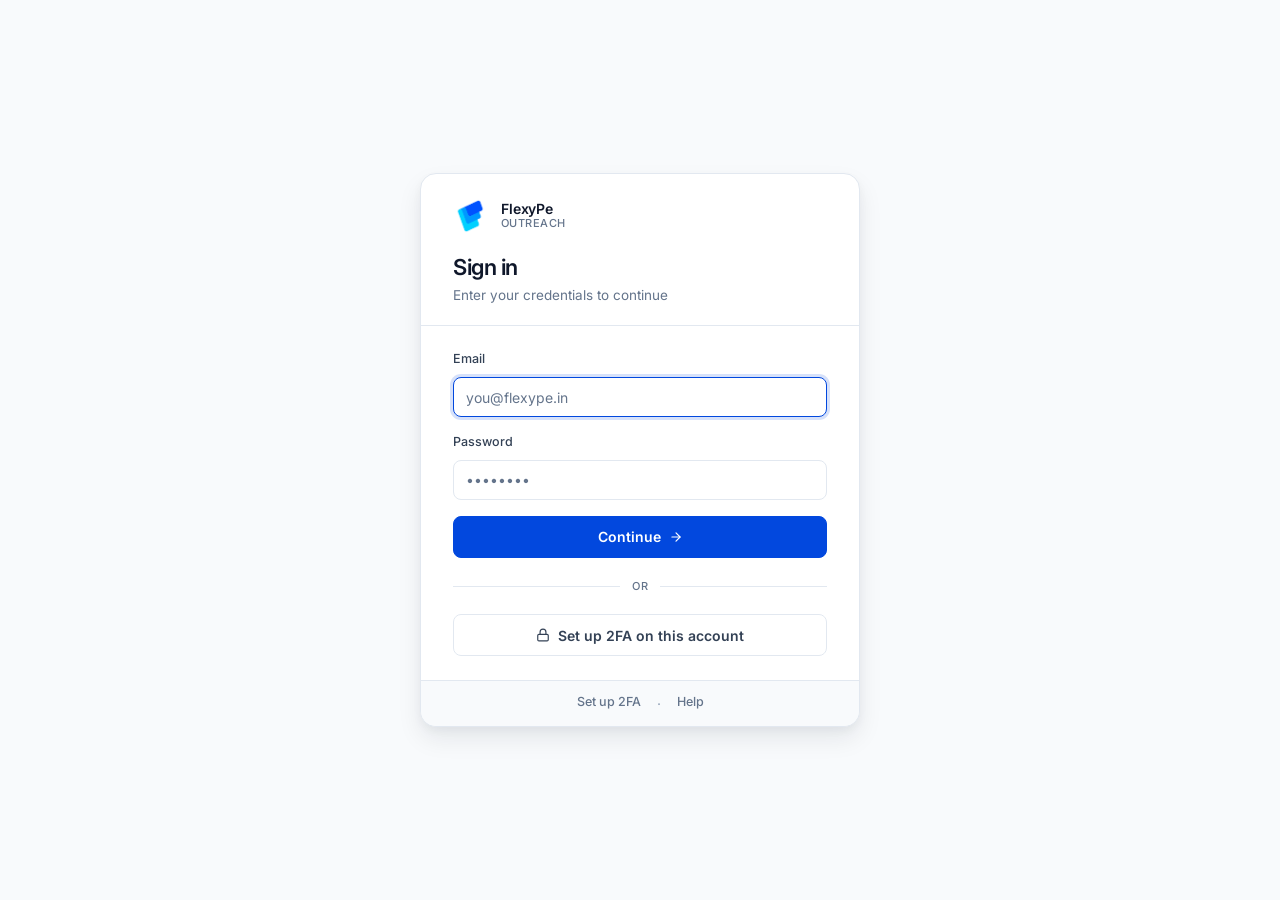
<file: frontend/index.html>
<!DOCTYPE html>
<html lang="en">
<head>
  <meta charset="UTF-8">
  <meta name="viewport" content="width=device-width, initial-scale=1.0">
  <meta name="theme-color" content="#FFFFFF">
  <title>Dashboard — FlexyPe Outreach</title>

  <link rel="preconnect" href="https://fonts.googleapis.com">
  <link rel="preconnect" href="https://fonts.gstatic.com" crossorigin>
  <link href="https://fonts.googleapis.com/css2?family=Inter:wght@400;500;600;700&family=JetBrains+Mono:wght@400;500;600&display=swap" rel="stylesheet">

  <link rel="stylesheet" href="css/styles.css">
  <link rel="icon" type="image/png" href="FlexyPe_logo.png">
  <script src="js/guard.js"></script>
</head>
<body>

  <!-- ═══════════════════════════════════════════════
       SIDEBAR
       ═══════════════════════════════════════════════ -->
  <aside class="sidebar" id="sidebar" aria-label="Primary navigation">
    <div class="sidebar-logo">
      <img src="FlexyPe_logo.png" alt="FlexyPe Logo" class="sidebar-logo-img">
      <div class="logo-text">
        <span class="logo-name">FlexyPe</span>
        <span class="logo-sub">Outreach</span>
      </div>
      <button class="sidebar-toggle-btn" id="sidebarToggleBtn" aria-label="Toggle Sidebar">
        <svg width="14" height="14" viewBox="0 0 24 24" fill="none" stroke="currentColor" stroke-width="2.5" stroke-linecap="round" stroke-linejoin="round">
          <polyline points="15 18 9 12 15 6"></polyline>
        </svg>
      </button>
    </div>

    <nav class="sidebar-nav" aria-label="Main">
      <a href="index.html" class="nav-item active" data-route="dashboard" aria-current="page">
        <svg width="16" height="16" viewBox="0 0 24 24" fill="none" stroke="currentColor" stroke-width="2" stroke-linecap="round" stroke-linejoin="round" aria-hidden="true">
          <rect x="3" y="3" width="7" height="9" rx="1"/>
          <rect x="14" y="3" width="7" height="5" rx="1"/>
          <rect x="14" y="12" width="7" height="9" rx="1"/>
          <rect x="3" y="16" width="7" height="5" rx="1"/>
        </svg>
        <span>Dashboard</span>
      </a>

      <a href="watchlist.html" class="nav-item" data-route="watchlist">
        <svg width="16" height="16" viewBox="0 0 24 24" fill="none" stroke="currentColor" stroke-width="2" stroke-linecap="round" stroke-linejoin="round" aria-hidden="true">
          <polygon points="12 2 15.09 8.26 22 9.27 17 14.14 18.18 21.02 12 17.77 5.82 21.02 7 14.14 2 9.27 8.91 8.26 12 2"/>
        </svg>
        <span>Watchlist</span>
        <span class="nav-badge" id="navWatchlistCount">0</span>
      </a>

      <a href="outreach.html" class="nav-item" data-route="outreach">
        <svg width="16" height="16" viewBox="0 0 24 24" fill="none" stroke="currentColor" stroke-width="2" stroke-linecap="round" stroke-linejoin="round" aria-hidden="true">
          <rect x="2" y="4" width="20" height="16" rx="2"/>
          <path d="m22 7-8.97 5.7a1.94 1.94 0 0 1-2.06 0L2 7"/>
        </svg>
        <span>Outreach</span>
      </a>

      <a href="changes.html" class="nav-item" data-route="changes">
        <svg width="16" height="16" viewBox="0 0 24 24" fill="none" stroke="currentColor" stroke-width="2" stroke-linecap="round" stroke-linejoin="round" aria-hidden="true">
          <path d="M3 12a9 9 0 0 1 9-9 9.75 9.75 0 0 1 6.74 2.74L21 8"/>
          <path d="M16 3h5v5"/>
          <path d="M21 12a9 9 0 0 1-9 9 9.75 9.75 0 0 1-6.74-2.74L3 16"/>
          <path d="M8 21H3v-5"/>
        </svg>
        <span>Scan Changes</span>
      </a>

      <a href="batch.html" class="nav-item" data-route="batch">
        <svg width="16" height="16" viewBox="0 0 24 24" fill="none" stroke="currentColor" stroke-width="2" stroke-linecap="round" stroke-linejoin="round" aria-hidden="true">
          <path d="M4 22V4c0-.5.2-1 .6-1.4C5 2.2 5.5 2 6 2h12c.5 0 1 .2 1.4.6.4.4.6.9.6 1.4v18"/>
          <path d="M10 6h4"/>
          <path d="M10 10h4"/>
          <path d="M10 14h4"/>
          <path d="M10 18h4"/>
        </svg>
        <span>Batch Scans</span>
      </a>

      <a href="users.html" class="nav-item" id="usersNav" style="display:none">
        <svg width="16" height="16" viewBox="0 0 24 24" fill="none" stroke="currentColor" stroke-width="2">
          <path d="M17 21v-2a4 4 0 0 0-4-4H5a4 4 0 0 0-4 4v2"/>
          <circle cx="9" cy="7" r="4"/>
          <path d="M23 21v-2a4 4 0 0 0-3-3.87"/>
          <path d="M16 3.13a4 4 0 0 1 0 7.75"/>
        </svg>
        <span>Users</span>
      </a>
      <a href="support.html" class="nav-item" id="supportNav" style="display:none">
        <svg width="16" height="16" viewBox="0 0 24 24" fill="none" stroke="currentColor" stroke-width="2">
          <path d="M21 11.5a8.38 8.38 0 0 1-.9 3.8 8.5 8.5 0 0 1-7.6 4.7 8.38 8.38 0 0 1-3.8-.9L3 21l1.9-5.7a8.38 8.38 0 0 1-.9-3.8 8.5 8.5 0 0 1 4.7-7.6 8.38 8.38 0 0 1 3.8-.9h.5a8.48 8.48 0 0 1 8 8v.5z"/>
        </svg>
        <span>Support Dashboard</span>
      </a>
      <a href="change-password.html" class="nav-item">
        <svg width="16" height="16" viewBox="0 0 24 24" fill="none" stroke="currentColor" stroke-width="2" stroke-linecap="round" stroke-linejoin="round">
          <rect x="3" y="11" width="18" height="11" rx="2" ry="2"/>
          <path d="M7 11V7a5 5 0 0 1 10 0v4"/>
        </svg>
        <span>Change Password</span>
      </a>
    </nav>


    <div class="sidebar-bottom">
      <div class="user-block">
        <div class="user-avatar" id="userAvatar">?</div>
        <div class="user-info">
          <div class="user-email" id="userEmail">—</div>
          <div class="user-status"><span class="status-dot"></span>Signed in</div>
        </div>
        <button class="user-signout" id="signOutBtn" title="Sign out" aria-label="Sign out">
          <svg width="14" height="14" viewBox="0 0 24 24" fill="none" stroke="currentColor" stroke-width="2" stroke-linecap="round" stroke-linejoin="round" aria-hidden="true">
            <path d="M9 21H5a2 2 0 0 1-2-2V5a2 2 0 0 1 2-2h4"/>
            <polyline points="16 17 21 12 16 7"/>
            <line x1="21" y1="12" x2="9" y2="12"/>
          </svg>
        </button>
      </div>
    </div>
  </aside>

  <!-- ═══════════════════════════════════════════════
       MAIN
       ═══════════════════════════════════════════════ -->
  <div class="main-wrap">

    <!-- TOPBAR -->
    <header class="topbar" role="banner">
      <div class="topbar-left">
        <nav class="breadcrumb" aria-label="Breadcrumb">
          <span class="breadcrumb-item">Outreach</span>
          <svg class="breadcrumb-sep" width="14" height="14" viewBox="0 0 24 24" fill="none" stroke="currentColor" stroke-width="2" stroke-linecap="round" stroke-linejoin="round" aria-hidden="true">
            <polyline points="9 18 15 12 9 6"/>
          </svg>
          <h1 class="page-title" id="pageTitle">Dashboard</h1>
        </nav>
      </div>

      <div class="topbar-center">
        <div class="search-box">
          <svg width="15" height="15" viewBox="0 0 24 24" fill="none" stroke="currentColor" stroke-width="2" stroke-linecap="round" stroke-linejoin="round" aria-hidden="true">
            <circle cx="11" cy="11" r="8"/>
            <path d="m21 21-4.35-4.35"/>
          </svg>
          <input type="text" id="searchInput" placeholder="Search domains, or paste a URL to scan…" autocomplete="off" aria-label="Search domains">
        </div>
      </div>

      <div class="topbar-right">
        <select id="providerFilter" aria-label="Filter by provider">
          <option value="">All providers</option>
        </select>
        <select id="historicalFilter" aria-label="Filter by historical provider">
          <option value="">Historical</option>
        </select>
        <select id="priorityFilter" aria-label="Filter by priority">
          <option value="">Priority</option>
          <option value="CRITICAL">Critical</option>
          <option value="HIGH">High</option>
          <option value="MEDIUM">Medium</option>
          <option value="LOW">Low</option>
        </select>

        <button id="exportCSVBtn" class="btn-outline" title="Export to CSV">
          <svg width="14" height="14" viewBox="0 0 24 24" fill="none" stroke="currentColor" stroke-width="2" stroke-linecap="round" stroke-linejoin="round" aria-hidden="true">
            <path d="M21 15v4a2 2 0 0 1-2 2H5a2 2 0 0 1-2-2v-4"/>
            <polyline points="7 10 12 15 17 10"/>
            <line x1="12" y1="15" x2="12" y2="3"/>
          </svg>
          <span>Export</span>
        </button>
      </div>
    </header>

    <!-- ═══════════════════════════════════════════════
         PAGE: DASHBOARD
         ═══════════════════════════════════════════════ -->
    <main class="page page-route" id="page-dashboard" role="main">

      <!-- QUICK SCAN -->
      <section class="scan-strip" aria-label="Quick scan">
          <div class="scan-field" id="scanField">
          <!-- Globe / domain prefix icon -->
          <svg class="scan-prefix-icon" width="16" height="16" viewBox="0 0 24 24" fill="none" stroke="currentColor" stroke-width="2" stroke-linecap="round" stroke-linejoin="round" aria-hidden="true">
            <circle cx="12" cy="12" r="10"/><path d="M2 12h20"/><path d="M12 2a15.3 15.3 0 0 1 4 10 15.3 15.3 0 0 1-4 10 15.3 15.3 0 0 1-4-10 15.3 15.3 0 0 1 4-10z"/>
              </svg>
          <input type="text" id="singleScanInput" placeholder="Enter domain to scan, e.g. example.com" class="scan-input" aria-label="Domain to scan" autocomplete="off" spellcheck="false">
            <!-- Circular progress indicator -->
            <div class="scan-spinner" id="scanSpinner" hidden>
              <svg class="scan-spinner-svg" viewBox="0 0 32 32" fill="none" aria-hidden="true">
                <circle class="scan-spinner-track" cx="16" cy="16" r="13" stroke-width="2.5"/>
                <circle class="scan-spinner-arc" cx="16" cy="16" r="13" stroke-width="2.5" stroke-linecap="round"/>
              </svg>
            </div>
            <button id="singleScanBtn" class="btn-scan">Scan</button>
          </div>
        <span id="scanStatus" class="scan-status" role="status" aria-live="polite"></span>
      </section>


      <!-- STATS ROW -->
      <section class="stats-row" aria-label="Lead summary">
        <div class="stat-pill">
          <span class="stat-num" id="totalLeads">0</span>
          <span class="stat-lbl">Total</span>
        </div>
        <div class="stat-divider"></div>

        <div class="stat-pill">
          <span class="stat-num live-num" id="liveCount">0</span>
          <span class="stat-lbl">Live</span>
          <span class="live-dot" aria-hidden="true"></span>
        </div>
        <div class="stat-divider"></div>

        <div class="stat-pill">
          <span class="stat-num amber-num" id="historicalOnlyCount">0</span>
          <span class="stat-lbl">Historical</span>
        </div>
        <div class="stat-divider"></div>

        <div class="stat-pill">
          <span class="stat-num red-num" id="hotLeads">0</span>
          <span class="stat-lbl">Hot 80+</span>
        </div>
        <div class="stat-divider"></div>

        <div class="stat-pill">
          <span class="stat-num" id="kwikpassCount">0</span>
          <span class="stat-lbl">Kwikpass</span>
        </div>
        <div class="stat-divider"></div>

        <div class="stat-pill">
          <span class="stat-num" id="emailCount">0</span>
          <span class="stat-lbl">Emails</span>
        </div>

        <div class="stat-spacer"></div>

        <button id="watchlistFilterBtn" class="btn-watchlist-toggle" title="Show only watchlisted merchants">
          <svg width="13" height="13" viewBox="0 0 24 24" fill="currentColor" stroke="currentColor" stroke-width="1.5" stroke-linecap="round" stroke-linejoin="round" aria-hidden="true">
            <polygon points="12 2 15.09 8.26 22 9.27 17 14.14 18.18 21.02 12 17.77 5.82 21.02 7 14.14 2 9.27 8.91 8.26 12 2"/>
          </svg>
          <span>Watchlist</span>
        </button>

        <span id="leadCount" class="lead-count">0 / 0</span>
      </section>

      <!-- SPLIT: TABLE + DETAILS -->
      <div class="split">

        <!-- LEAD TABLE -->
        <section class="panel table-panel" id="leftPanel" style="width: 100%;" aria-label="Lead table">
          <div class="table-scroll">
            <table id="leadTable">
              <thead>
                <tr>
                  <th class="sortable" data-sort="domain">Domain <span class="sort-icon" id="sort-icon-domain">↕</span></th>
                  <th class="sortable" data-sort="score">Score <span class="sort-icon" id="sort-icon-score">↓</span></th>
                  <th>Live</th>
                  <th class="sortable" data-sort="priority">Priority <span class="sort-icon" id="sort-icon-priority">↕</span></th>
                </tr>
              </thead>
              <tbody></tbody>
            </table>
          </div>

          <!-- PAGINATION FOOTER -->
          <div class="table-footer">
            <div class="pagination-size">
              <span class="footer-lbl">Rows per page</span>
              <select id="pageSizeSelect" aria-label="Rows per page">
                <option value="10">10</option>
                <option value="25" selected>25</option>
                <option value="50">50</option>
                <option value="100">100</option>
                <option value="all">All</option>
              </select>
            </div>
            <div class="pagination-info">
              <span id="paginationInfoLabel">Showing 1–25 of 0</span>
            </div>
            <div class="pagination-actions">
              <button id="prevPageBtn" class="pagination-btn" title="Previous page" aria-label="Previous page">
                <svg width="12" height="12" viewBox="0 0 24 24" fill="none" stroke="currentColor" stroke-width="2.5" stroke-linecap="round" stroke-linejoin="round" aria-hidden="true">
                  <polyline points="15 18 9 12 15 6"/>
                </svg>
              </button>
              <span id="currentPageLabel" class="pagination-current-page">1</span>
              <button id="nextPageBtn" class="pagination-btn" title="Next page" aria-label="Next page">
                <svg width="12" height="12" viewBox="0 0 24 24" fill="none" stroke="currentColor" stroke-width="2.5" stroke-linecap="round" stroke-linejoin="round" aria-hidden="true">
                  <polyline points="9 18 15 12 9 6"/>
                </svg>
              </button>
            </div>
          </div>
        </section>

        <!-- RESIZER -->
        <div class="resizer" id="resizer" style="display: none;" role="separator" aria-orientation="vertical" aria-label="Resize panels"></div>

        <!-- DETAIL PANEL -->
        <aside class="panel detail-panel" id="detailPanel" style="display: none;" aria-label="Merchant details">

          <!-- HEADER -->
          <div class="detail-header">
            <div class="detail-domain-wrap">
              <h2 id="domainTitle">Select a merchant</h2>
              <div id="merchantMeta" class="detail-meta"></div>
            </div>
            <div class="detail-header-right">
              <span id="priorityBadge" class="priority-badge"></span>
              <button id="closeDetailBtn" title="Close details" aria-label="Close details">×</button>
            </div>
          </div>

          <!-- QUICK ACTIONS -->
          <div class="detail-actions">
            <button id="openWebsiteBtn" class="action-btn">
              <svg width="13" height="13" viewBox="0 0 24 24" fill="none" stroke="currentColor" stroke-width="2" stroke-linecap="round" stroke-linejoin="round" aria-hidden="true">
                <path d="M18 13v6a2 2 0 0 1-2 2H5a2 2 0 0 1-2-2V8a2 2 0 0 1 2-2h6"/>
                <polyline points="15 3 21 3 21 9"/>
                <line x1="10" y1="14" x2="21" y2="3"/>
              </svg>
              Visit
            </button>
            <button id="copyDomainBtn" class="action-btn">
              <svg width="13" height="13" viewBox="0 0 24 24" fill="none" stroke="currentColor" stroke-width="2" stroke-linecap="round" stroke-linejoin="round" aria-hidden="true">
                <rect x="9" y="9" width="13" height="13" rx="2"/>
                <path d="M5 15H4a2 2 0 0 1-2-2V4a2 2 0 0 1 2-2h9a2 2 0 0 1 2 2v1"/>
              </svg>
              Copy
            </button>
            <button id="copyMyShopifyBtn" class="action-btn">MyShopify</button>
            <button id="copyPhoneBtn" class="action-btn">Phone</button>
            <button id="copyWhatsAppBtn" class="action-btn">WhatsApp</button>
            <button id="watchlistBtn" class="action-btn watchlist-btn">
              <svg width="13" height="13" viewBox="0 0 24 24" fill="none" stroke="currentColor" stroke-width="2" stroke-linecap="round" stroke-linejoin="round" aria-hidden="true">
                <polygon points="12 2 15.09 8.26 22 9.27 17 14.14 18.18 21.02 12 17.77 5.82 21.02 7 14.14 2 9.27 8.91 8.26 12 2"/>
              </svg>
              Watch
            </button>
          </div>

          <!-- LIVE CHECKOUT -->
          <div class="detail-block">
            <div class="block-title"><span class="dot dot-green"></span>Live checkout</div>
            <div id="liveCheckoutCard" class="checkout-card checkout-empty">No live checkout detected</div>
          </div>

          <!-- HISTORICAL -->
          <div class="detail-block">
            <div class="block-title"><span class="dot dot-amber"></span>Historical</div>
            <div id="historicalBadges" class="badges-wrap"></div>
          </div>

          <!-- KWIKPASS -->
          <div class="detail-block">
            <div class="block-title"><span class="dot dot-blue"></span>Kwikpass</div>
            <div id="kwikpassStatus"></div>
          </div>

          <!-- CONTACT -->
          <div class="detail-block">
            <div class="block-title">Contact</div>
            <div id="contactInfo" class="contact-list"></div>
          </div>

          <!-- TECH STACK -->
          <div class="detail-block">
            <div class="block-title">Tech stack</div>
            <div id="techStackBadges" class="badges-wrap"></div>
          </div>

          <!-- MERCHANT INFO -->
          <div class="detail-block">
            <div class="block-title">Merchant info</div>
            <div id="merchantInfo" class="info-rows"></div>
          </div>

          <!-- EVIDENCE -->
          <div class="detail-block">
            <div class="block-title">Network evidence</div>
            <div id="providerEvidence" class="evidence-list"></div>
          </div>

          <!-- OUTREACH EMAIL -->
          <div class="detail-block">
            <div class="block-title-row">
              <div class="block-title">Outreach email</div>
              <select id="templateType" class="inline-select" aria-label="Email template">
                <option value="intro">Introduction</option>
                <option value="competitor">Competitor</option>
                <option value="migration">Migration</option>
                <option value="partnership">Partnership</option>
                <option value="feature">Feature launch</option>
              </select>
            </div>

            <!-- TO recipient -->
            <div class="email-recipients-row">
              <input type="text" id="emailTo" placeholder="To (recipient email)" aria-label="To recipient">
              <select id="emailToSelect" aria-label="Select from scraped emails" style="max-width: 160px; display: none;">
              </select>
            </div>

            <!-- CC / BCC -->
            <div class="email-recipients-row">
              <input type="text" id="emailCc" placeholder="Carbon Copy (comma-separated)" aria-label="Carbon Copy recipients">
              <input type="text" id="emailBcc" placeholder="BCC (comma-separated)" aria-label="BCC recipients">
            </div>

            <!-- CC Quick-fill chips -->
            <div id="ccTemplateRow" class="cc-chip-row">
              <span class="cc-chip-label">Carbon Copy quick-add</span>
              <button class="cc-chip" data-email="om@flexype.in" title="Add Om to Carbon Copy">om@flexype.in</button>
              <button class="cc-chip" data-email="kushu@flexype.in" title="Add Kushu to Carbon Copy">kushu@flexype.in</button>
              <button class="cc-chip" data-email="team@flexype.in" title="Add Team to Carbon Copy">team@flexype.in</button>
              <button class="cc-chip cc-chip-clear" id="clearCcBtn" title="Clear Carbon Copy field">Clear</button>
            </div>

            <!-- Attachment -->
            <div class="attachment-row">
              <label for="emailAttachment" class="attachment-trigger">
                <svg width="13" height="13" viewBox="0 0 24 24" fill="none" stroke="currentColor" stroke-width="2" stroke-linecap="round" stroke-linejoin="round" aria-hidden="true">
                  <path d="m21.44 11.05-9.19 9.19a6 6 0 0 1-8.49-8.49l9.19-9.19a4 4 0 0 1 5.66 5.66l-9.2 9.19a2 2 0 0 1-2.83-2.83l8.49-8.48"/>
                </svg>
                Attach file
              </label>
              <input type="file" id="emailAttachment" hidden>
              <span id="attachmentName" class="attachment-name">No file selected</span>
              <button id="clearAttachmentBtn" class="attachment-clear" title="Remove attachment" aria-label="Remove attachment" hidden>×</button>
            </div>

            <textarea id="emailPreview" rows="8" placeholder="Select a merchant to generate email…"></textarea>

            <div class="block-actions">
              <button id="sendGmailBtn" class="btn-primary">
                <svg width="14" height="14" viewBox="0 0 24 24" fill="none" stroke="currentColor" stroke-width="2" stroke-linecap="round" stroke-linejoin="round" aria-hidden="true">
                  <rect x="2" y="4" width="20" height="16" rx="2"/>
                  <path d="m22 7-8.97 5.7a1.94 1.94 0 0 1-2.06 0L2 7"/>
                </svg>
                Send via Gmail
              </button>
              <button id="copyEmailBtn" class="btn-ghost">Copy</button>
              <button id="resetTemplateBtn" class="btn-ghost">Reset</button>
              <button id="viewThreadBtn" class="btn-ghost" title="View email thread" hidden>
                <svg width="13" height="13" viewBox="0 0 24 24" fill="none" stroke="currentColor" stroke-width="2" stroke-linecap="round" stroke-linejoin="round" aria-hidden="true">
                  <rect x="2" y="4" width="20" height="16" rx="2"/>
                  <path d="m22 7-8.97 5.7a1.94 1.94 0 0 1-2.06 0L2 7"/>
                </svg>
                Thread
              </button>
            </div>
          </div>

          <!-- NOTES -->
          <div class="detail-block">
            <div class="block-title">Notes</div>
            <textarea id="leadNotes" rows="3" placeholder="Internal notes…"></textarea>
            <div class="block-actions">
              <button id="saveNotesBtn" class="btn-ghost">Save</button>
            </div>
          </div>

          <!-- STATUS -->
          <div class="detail-block">
            <div class="block-title">Status</div>
            <select id="leadStatus">
              <option value="Not Contacted">Not Contacted</option>
              <option value="Contacted">Contacted</option>
              <option value="Replied">Replied</option>
              <option value="Meeting Scheduled">Meeting Scheduled</option>
              <option value="Converted">Converted</option>
              <option value="Lost">Lost</option>
            </select>
            <div class="block-actions">
              <button id="saveStatusBtn" class="btn-ghost">Save</button>
            </div>
            <div id="contactedMeta" hidden></div>
          </div>

          <!-- RECENT WATCHLIST -->
          <div class="detail-block">
            <div class="block-title">Recent watchlist</div>
            <div id="watchlistItems" class="watchlist-list"></div>
          </div>

        </aside>
      </div>
    </main>
  </div>

  <!-- ═══════════════════════════════════════════════
       LOADER
       ═══════════════════════════════════════════════ -->
  <div id="loaderOverlay" class="loader-overlay" role="status" aria-live="polite">
    <div class="loader-box">
      <div class="loader-brand">
        <img src="FlexyPe_logo.png" alt="FlexyPe Logo" class="loader-logo-img">
        <span class="loader-brand-name">FlexyPe</span>
      </div>
      <div class="loader-label" id="loaderText">Verifying your account</div>
      <div class="loader-sub" id="loaderStatus">This will only take a moment</div>
      <div class="loader-track"><div class="loader-fill" id="loaderProgressBar"></div></div>
    </div>
  </div>

  <!-- ═══════════════════════════════════════════════
       EMAIL VIEW MODAL
       ═══════════════════════════════════════════════ -->
  <div id="emailViewModal" class="modal-overlay" role="dialog" aria-modal="true" aria-labelledby="modalEmailSubject" hidden>
    <div class="modal-box email-modal-box">
      <div class="email-modal-header">
        <h3 id="modalEmailSubject">Email subject</h3>
        <button class="modal-close-btn" id="modalCloseEmailView" aria-label="Close">×</button>
      </div>
      <div class="email-modal-meta">
        <div class="meta-field"><span class="meta-label">To</span><span id="modalEmailTo">—</span></div>
        <div class="meta-field" id="modalCcRow"><span class="meta-label">Carbon Copy</span><span id="modalEmailCc">—</span></div>
        <div class="meta-field"><span class="meta-label">Sent by</span><span id="modalEmailFrom">—</span></div>
        <div class="meta-field"><span class="meta-label">Date</span><span id="modalEmailDate">—</span></div>
        <div class="meta-field"><span class="meta-label">Status</span><span id="modalEmailStatus">—</span></div>
      </div>
      <div class="email-modal-body-container">
        <div id="modalEmailBody">Loading…</div>
      </div>
      <div class="email-modal-actions">
        <button class="modal-btn btn-primary" id="modalOpenInGmailBtn" title="Open thread in Gmail">
          Open in Gmail
          <svg width="12" height="12" viewBox="0 0 24 24" fill="none" stroke="currentColor" stroke-width="2" stroke-linecap="round" stroke-linejoin="round" aria-hidden="true">
            <path d="M18 13v6a2 2 0 0 1-2 2H5a2 2 0 0 1-2-2V8a2 2 0 0 1 2-2h6"/>
            <polyline points="15 3 21 3 21 9"/>
            <line x1="10" y1="14" x2="21" y2="3"/>
          </svg>
        </button>
        <button class="modal-btn" id="modalEmailBackToDashboard">Select merchant</button>
        <button class="modal-btn modal-btn-ghost" id="modalCloseEmailViewBtn">Close</button>
      </div>
    </div>
  </div>

  <!-- ═══════════════════════════════════════════════
       SIGN OUT MODAL
       ═══════════════════════════════════════════════ -->
  <div id="signOutModal" class="modal-overlay" role="dialog" aria-modal="true" aria-labelledby="signOutTitle" hidden>
    <div class="modal-box">
      <div class="modal-title" id="signOutTitle">Sign out?</div>
      <div class="modal-sub">You'll need your password and authenticator code to sign back in.</div>
      <div class="modal-actions">
        <button class="modal-btn modal-btn-ghost" id="modalCancel">Cancel</button>
        <button class="modal-btn modal-btn-danger" id="modalConfirm">Sign out</button>
      </div>
    </div>
  </div>

  <div id="toast" class="toast" role="status" aria-live="polite"></div>

  <script src="js/auth.js"></script>
  <script src="js/app.js"></script>
</body>
</html>
</file>
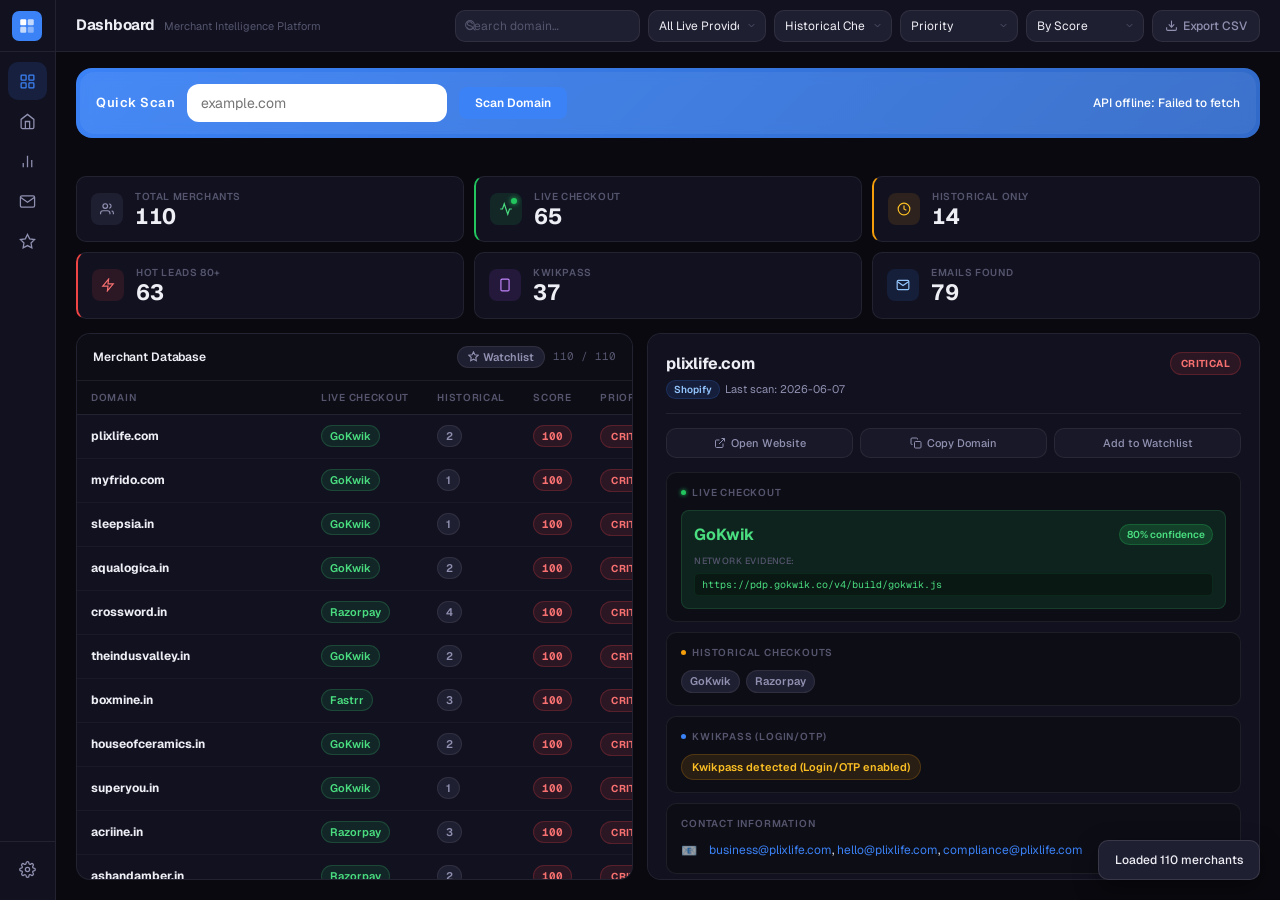
<file: dashboard.html>
<!DOCTYPE html>
<html lang="en">
<head>
    <meta charset="UTF-8">
    <meta name="viewport" content="width=device-width, initial-scale=1.0, viewport-fit=cover">
    <meta name="theme-color" content="#0a0a0f">
    <title>FlexyPe Outreach | Merchant Intelligence Platform</title>
    <link rel="preconnect" href="https://fonts.googleapis.com">
    <link rel="preconnect" href="https://fonts.gstatic.com" crossorigin>
    <link href="https://fonts.googleapis.com/css2?family=Geist:wght@300;400;500;600;700;800&family=Geist+Mono:wght@400;500;600&display=swap" rel="stylesheet">
    <link rel="stylesheet" href="styles.css">
</head>
<body>
    <a href="#main-content" class="skip-link">Skip to main content</a>

    <!-- SIDEBAR NAV -->
    <aside class="sidebar" id="sidebar">
        <div class="sidebar-brand">
            <div class="brand-icon">
                <svg width="18" height="18" viewBox="0 0 24 24" fill="none">
                    <rect x="3" y="3" width="8" height="8" rx="1.5" fill="currentColor"/>
                    <rect x="13" y="3" width="8" height="8" rx="1.5" fill="currentColor" opacity="0.7"/>
                    <rect x="3" y="13" width="8" height="8" rx="1.5" fill="currentColor" opacity="0.7"/>
                    <rect x="13" y="13" width="8" height="8" rx="1.5" fill="currentColor" opacity="0.4"/>
                </svg>
            </div>
            <span class="brand-name">FlexyPe Outreach</span>
            <span class="brand-tag">OUTREACH</span>
        </div>

        <nav class="sidebar-nav">
            <a href="#" class="nav-item active" data-label="Dashboard">
                <span class="nav-icon">
                    <svg width="17" height="17" viewBox="0 0 24 24" fill="none" stroke="currentColor" stroke-width="1.8">
                        <rect x="3" y="3" width="7" height="7" rx="1"/><rect x="14" y="3" width="7" height="7" rx="1"/>
                        <rect x="3" y="14" width="7" height="7" rx="1"/><rect x="14" y="14" width="7" height="7" rx="1"/>
                    </svg>
                </span>
                <span class="nav-label">Dashboard</span>
            </a>
            <a href="#" class="nav-item" data-label="Merchants">
                <span class="nav-icon">
                    <svg width="17" height="17" viewBox="0 0 24 24" fill="none" stroke="currentColor" stroke-width="1.8">
                        <path d="M3 9l9-7 9 7v11a2 2 0 0 1-2 2H5a2 2 0 0 1-2-2z"/><polyline points="9 22 9 12 15 12 15 22"/>
                    </svg>
                </span>
                <span class="nav-label">Merchants</span>
            </a>
            <a href="#" class="nav-item" data-label="Analytics">
                <span class="nav-icon">
                    <svg width="17" height="17" viewBox="0 0 24 24" fill="none" stroke="currentColor" stroke-width="1.8">
                        <line x1="18" y1="20" x2="18" y2="10"/><line x1="12" y1="20" x2="12" y2="4"/>
                        <line x1="6" y1="20" x2="6" y2="14"/>
                    </svg>
                </span>
                <span class="nav-label">Analytics</span>
            </a>
            <a href="#" class="nav-item" data-label="Outreach">
                <span class="nav-icon">
                    <svg width="17" height="17" viewBox="0 0 24 24" fill="none" stroke="currentColor" stroke-width="1.8">
                        <path d="M4 4h16c1.1 0 2 .9 2 2v12c0 1.1-.9 2-2 2H4c-1.1 0-2-.9-2-2V6c0-1.1.9-2 2-2z"/>
                        <polyline points="22,6 12,13 2,6"/>
                    </svg>
                </span>
                <span class="nav-label">Outreach</span>
            </a>
            <a href="#" class="nav-item" data-label="Watchlist">
                <span class="nav-icon">
                    <svg width="17" height="17" viewBox="0 0 24 24" fill="none" stroke="currentColor" stroke-width="1.8">
                        <polygon points="12 2 15.09 8.26 22 9.27 17 14.14 18.18 21.02 12 17.77 5.82 21.02 7 14.14 2 9.27 8.91 8.26 12 2"/>
                    </svg>
                </span>
                <span class="nav-label">Watchlist</span>
            </a>
        </nav>

        <div class="sidebar-footer">
            <a href="#" class="nav-item" data-label="Settings">
                <span class="nav-icon">
                    <svg width="17" height="17" viewBox="0 0 24 24" fill="none" stroke="currentColor" stroke-width="1.8">
                        <circle cx="12" cy="12" r="3"/>
                        <path d="M19.4 15a1.65 1.65 0 0 0 .33 1.82l.06.06a2 2 0 0 1-2.83 2.83l-.06-.06a1.65 1.65 0 0 0-1.82-.33 1.65 1.65 0 0 0-1 1.51V21a2 2 0 0 1-4 0v-.09A1.65 1.65 0 0 0 9 19.4a1.65 1.65 0 0 0-1.82.33l-.06.06a2 2 0 0 1-2.83-2.83l.06-.06A1.65 1.65 0 0 0 4.68 15a1.65 1.65 0 0 0-1.51-1H3a2 2 0 0 1 0-4h.09A1.65 1.65 0 0 0 4.6 9a1.65 1.65 0 0 0-.33-1.82l-.06-.06a2 2 0 0 1 2.83-2.83l.06.06A1.65 1.65 0 0 0 9 4.68a1.65 1.65 0 0 0 1-1.51V3a2 2 0 0 1 4 0v.09a1.65 1.65 0 0 0 1 1.51 1.65 1.65 0 0 0 1.82-.33l.06-.06a2 2 0 0 1 2.83 2.83l-.06.06A1.65 1.65 0 0 0 19.4 9a1.65 1.65 0 0 0 1.51 1H21a2 2 0 0 1 0 4h-.09a1.65 1.65 0 0 0-1.51 1z"/>
                    </svg>
                </span>
                <span class="nav-label">Settings</span>
            </a>
        </div>
    </aside>

    <!-- MAIN AREA -->
    <div class="main-wrapper">

        <!-- TOP BAR -->
        <header class="topbar">
            <div class="topbar-left">
                <h1 class="page-title">Dashboard</h1>
                <span class="page-sub">Merchant Intelligence Platform</span>
            </div>
            <div class="topbar-right">
                <div class="search-wrap">
                    <svg class="search-icon" width="13" height="13" viewBox="0 0 24 24" fill="none" stroke="currentColor" stroke-width="2">
                        <circle cx="11" cy="11" r="8"/><path d="m21 21-4.35-4.35"/>
                    </svg>
                    <input type="text" id="searchInput" placeholder="Search domain…" aria-label="Search domains" autocomplete="off">
                </div>
                <select id="providerFilter" aria-label="Filter by live provider">
                    <option value="">All Providers</option>
                </select>
                <select id="historicalFilter" aria-label="Filter by historical checkout">
                    <option value="">Historical</option>
                </select>
                <select id="priorityFilter" aria-label="Filter by priority">
                    <option value="">Priority</option>
                    <option value="CRITICAL">Critical</option>
                    <option value="HIGH">High</option>
                    <option value="MEDIUM">Medium</option>
                    <option value="LOW">Low</option>
                </select>
                <select id="sortFilter" aria-label="Sort by">
                    <option value="score">By Score</option>
                    <option value="domain">By Domain</option>
                </select>
                <button id="exportCSVBtn" class="btn-ghost" aria-label="Export CSV">
                    <svg width="13" height="13" viewBox="0 0 24 24" fill="none" stroke="currentColor" stroke-width="2">
                        <path d="M21 15v4a2 2 0 0 1-2 2H5a2 2 0 0 1-2-2v-4"/>
                        <polyline points="7 10 12 15 17 10"/><line x1="12" y1="15" x2="12" y2="3"/>
                    </svg>
                    Export CSV
                </button>
            </div>
        </header>
        
        <!-- ON-DEMAND SCAN BAR
        <div class="scan-bar">
            <div class="scan-bar-content">
                <div class="scan-bar-left">
                    <label class="scan-label" for="singleScanInput">On-Demand Scan</label>
                    <input id="singleScanInput" class="scan-input" placeholder="example.com or https://example.com" aria-label="Single domain scan">
                    <button id="singleScanBtn" class="scan-btn">Scan Now</button>
                </div>
                <div class="scan-bar-right">
                    <div id="scanStatus" class="scan-status">Idle</div>
                </div>
            </div>
        </div> -->

        <!-- PAGE CONTENT -->
        <div class="page-content" id="main-content">
            <!-- Add after header, before stats-grid -->
            <div class="scan-bar">
                <div class="scan-bar-content">
                    <div class="scan-bar-left">
                        <span class="scan-label">Quick Scan</span>
                        <input type="text" id="singleScanInput" placeholder="example.com" aria-label="Domain to scan" class="scan-input">
                        <button id="singleScanBtn" class="btn-primary scan-btn">Scan Domain</button>
                    </div>
                    <div class="scan-bar-right">
                        <span id="scanStatus" class="scan-status"></span>
                    </div>
                </div>
            </div>
            <!-- STATS -->
            <div class="stats-grid">
                <div class="stat-card">
                    <div class="stat-icon-wrap neutral-icon">
                        <svg width="14" height="14" viewBox="0 0 24 24" fill="none" stroke="currentColor" stroke-width="2"><path d="M17 21v-2a4 4 0 0 0-4-4H5a4 4 0 0 0-4 4v2"/><circle cx="9" cy="7" r="4"/><path d="M23 21v-2a4 4 0 0 0-3-3.87"/><path d="M16 3.13a4 4 0 0 1 0 7.75"/></svg>
                    </div>
                    <div class="stat-body">
                        <span class="stat-label">Total Merchants</span>
                        <span class="stat-value" id="totalLeads">0</span>
                    </div>
                </div>
                <div class="stat-card live-card">
                    <div class="stat-icon-wrap green-icon">
                        <span class="live-pulse"></span>
                        <svg width="14" height="14" viewBox="0 0 24 24" fill="none" stroke="currentColor" stroke-width="2"><polyline points="22 12 18 12 15 21 9 3 6 12 2 12"/></svg>
                    </div>
                    <div class="stat-body">
                        <span class="stat-label">Live Checkout</span>
                        <span class="stat-value" id="liveCount">0</span>
                    </div>
                </div>
                <div class="stat-card amber-card">
                    <div class="stat-icon-wrap amber-icon">
                        <svg width="14" height="14" viewBox="0 0 24 24" fill="none" stroke="currentColor" stroke-width="2"><circle cx="12" cy="12" r="10"/><polyline points="12 6 12 12 16 14"/></svg>
                    </div>
                    <div class="stat-body">
                        <span class="stat-label">Historical Only</span>
                        <span class="stat-value" id="historicalOnlyCount">0</span>
                    </div>
                </div>
                <div class="stat-card red-card">
                    <div class="stat-icon-wrap red-icon">
                        <svg width="14" height="14" viewBox="0 0 24 24" fill="none" stroke="currentColor" stroke-width="2"><path d="M13 2L3 14h9l-1 8 10-12h-9l1-8z"/></svg>
                    </div>
                    <div class="stat-body">
                        <span class="stat-label">Hot Leads 80+</span>
                        <span class="stat-value" id="hotLeads">0</span>
                    </div>
                </div>
                <div class="stat-card">
                    <div class="stat-icon-wrap purple-icon">
                        <svg width="14" height="14" viewBox="0 0 24 24" fill="none" stroke="currentColor" stroke-width="2"><rect x="5" y="2" width="14" height="20" rx="2" ry="2"/><line x1="12" y1="18" x2="12.01" y2="18"/></svg>
                    </div>
                    <div class="stat-body">
                        <span class="stat-label">Kwikpass</span>
                        <span class="stat-value" id="kwikpassCount">0</span>
                    </div>
                </div>
                <div class="stat-card">
                    <div class="stat-icon-wrap blue-icon">
                        <svg width="14" height="14" viewBox="0 0 24 24" fill="none" stroke="currentColor" stroke-width="2"><path d="M4 4h16c1.1 0 2 .9 2 2v12c0 1.1-.9 2-2 2H4c-1.1 0-2-.9-2-2V6c0-1.1.9-2 2-2z"/><polyline points="22,6 12,13 2,6"/></svg>
                    </div>
                    <div class="stat-body">
                        <span class="stat-label">Emails Found</span>
                        <span class="stat-value" id="emailCount">0</span>
                    </div>
                </div>
            </div>

            <!-- TWO COLUMN LAYOUT -->
            <div class="columns">

                <!-- LEFT: TABLE -->
                <div class="panel left-panel">
                    <div class="table-header">
                        <h2>Merchant Database</h2>
                        <div class="table-header-right">
                            <button id="watchlistFilterBtn" class="filter-watchlist-btn" aria-label="Toggle watchlist filter">
                                <svg width="11" height="11" viewBox="0 0 24 24" fill="none" stroke="currentColor" stroke-width="2.5">
                                    <polygon points="12 2 15.09 8.26 22 9.27 17 14.14 18.18 21.02 12 17.77 5.82 21.02 7 14.14 2 9.27 8.91 8.26 12 2"/>
                                </svg>
                                Watchlist
                            </button>
                            <span id="leadCount" class="lead-count" aria-live="polite">0 / 0</span>
                        </div>
                    </div>
                    <div class="table-container">
                        <table id="leadTable">
                            <thead>
                                <tr>
                                    <th scope="col">Domain</th>
                                    <th scope="col">Live Checkout</th>
                                    <th scope="col">Historical</th>
                                    <th scope="col">Score</th>
                                    <th scope="col">Priority</th>
                                </tr>
                            </thead>
                            <tbody></tbody>
                        </table>
                    </div>
                </div>

                <!-- RIGHT: DETAIL -->
                <div class="panel right-panel">
                    <div class="action-header">
                        <div>
                            <h2 id="domainTitle">Select a Merchant</h2>
                            <div id="merchantMeta" class="merchant-meta"></div>
                        </div>
                        <span id="priorityBadge" class="priority-badge priority-critical" aria-live="polite"></span>
                    </div>

                    <div class="quick-actions">
                        <button id="openWebsiteBtn" class="btn-action">
                            <svg width="12" height="12" viewBox="0 0 24 24" fill="none" stroke="currentColor" stroke-width="2"><path d="M18 13v6a2 2 0 0 1-2 2H5a2 2 0 0 1-2-2V8a2 2 0 0 1 2-2h6"/><polyline points="15 3 21 3 21 9"/><line x1="10" y1="14" x2="21" y2="3"/></svg>
                            Open Website
                        </button>
                        <button id="copyDomainBtn" class="btn-action">
                            <svg width="12" height="12" viewBox="0 0 24 24" fill="none" stroke="currentColor" stroke-width="2"><rect x="9" y="9" width="13" height="13" rx="2"/><path d="M5 15H4a2 2 0 0 1-2-2V4a2 2 0 0 1 2-2h9a2 2 0 0 1 2 2v1"/></svg>
                            Copy Domain
                        </button>
                        <button id="watchlistBtn" class="btn-action watchlist-btn">
                            <svg width="12" height="12" viewBox="0 0 24 24" fill="none" stroke="currentColor" stroke-width="2.5"><polygon points="12 2 15.09 8.26 22 9.27 17 14.14 18.18 21.02 12 17.77 5.82 21.02 7 14.14 2 9.27 8.91 8.26 12 2"/></svg>
                            Watchlist
                        </button>
                    </div>

                    <div class="action-section live-section">
                        <h3><span class="sdot green"></span>Live Checkout</h3>
                        <div id="liveCheckoutCard" class="live-checkout-card"></div>
                    </div>

                    <div class="action-section">
                        <h3><span class="sdot amber"></span>Historical Checkouts</h3>
                        <div id="historicalBadges" class="badges-container"></div>
                    </div>

                    <div class="action-section">
                        <h3><span class="sdot blue"></span>Kwikpass (Login/OTP)</h3>
                        <div id="kwikpassStatus"></div>
                    </div>

                    <div class="action-section">
                        <h3>Contact Information</h3>
                        <div id="contactInfo" class="contact-grid"></div>
                    </div>

                    <div class="action-section">
                        <h3>Technology Stack</h3>
                        <div id="techStackBadges" class="badges-container"></div>
                    </div>

                    <div class="action-section">
                        <h3>Merchant Info</h3>
                        <div id="merchantInfo" class="info-grid"></div>
                    </div>

                    <div class="action-section evidence-section">
                        <h3>Provider Evidence</h3>
                        <div id="providerEvidence" class="evidence-container"></div>
                    </div>

                    <div class="action-section email-section">
                        <div class="section-header-row">
                            <h3>Outreach Email</h3>
                            <select id="templateType" aria-label="Email template type">
                                <option value="intro">Introduction</option>
                                <option value="competitor">Competitor Replace</option>
                                <option value="migration">Migration</option>
                                <option value="partnership">Partnership</option>
                                <option value="feature">Feature Launch</option>
                            </select>
                        </div>
                        <textarea id="emailPreview" rows="6" placeholder="Email template will appear here…" aria-label="Email content"></textarea>
                        <div class="button-row">
                            <button id="copyEmailBtn" class="btn-primary">Copy Email</button>
                            <button id="resetTemplateBtn" class="btn-ghost-sm">Reset</button>
                        </div>
                    </div>

                    <div class="action-section">
                        <h3>Team Notes</h3>
                        <textarea id="leadNotes" rows="3" placeholder="Add private notes for team members…" aria-label="Internal notes"></textarea>
                        <div class="button-row">
                            <button id="saveNotesBtn" class="btn-ghost-sm">Save Notes</button>
                        </div>
                    </div>

                    <div class="action-section">
                        <h3>Status Update</h3>
                        <select id="leadStatus" aria-label="Lead status">
                            <option value="Not Contacted">Not Contacted</option>
                            <option value="Contacted">Contacted</option>
                            <option value="Replied">Replied</option>
                            <option value="Meeting Scheduled">Meeting Scheduled</option>
                            <option value="Converted">Converted</option>
                            <option value="Lost">Lost</option>
                        </select>
                        <div class="button-row">
                            <button id="saveStatusBtn" class="btn-ghost-sm">Save Status</button>
                        </div>
                    </div>

                    <div class="action-section">
                        <h3>Watchlist</h3>
                        <div id="watchlistItems" class="watchlist-container"></div>
                    </div>
                </div>

            </div>
        </div>
    </div>

    <!-- LOADER -->
    <div id="loaderOverlay" class="loader-overlay">
        <div class="loader-container">
            <div class="loader-spinner" aria-hidden="true"></div>
            <div class="loader-text" id="loaderText">Loading merchant data…</div>
            <div class="loader-progress" aria-hidden="true">
                <div class="loader-progress-bar" id="loaderProgressBar"></div>
            </div>
            <div class="loader-status" id="loaderStatus" aria-live="polite">Connecting…</div>
        </div>
    </div>

    <div id="toast" class="toast" role="status" aria-live="polite"></div>

    <script src="app.js"></script>
</body>
</html>
</file>
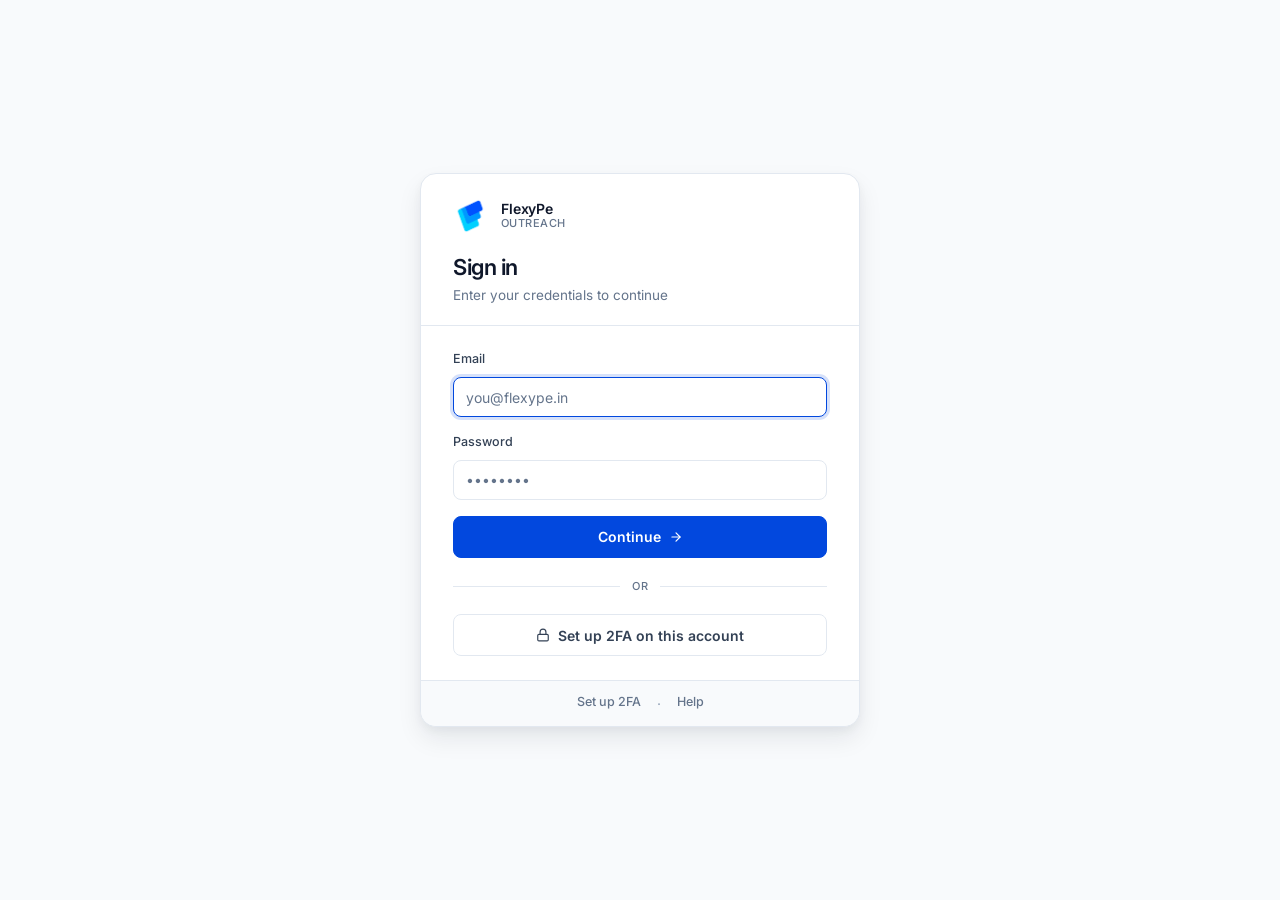
<file: frontend/batch.html>
<!DOCTYPE html>
<html lang="en">
<head>
  <meta charset="UTF-8">
  <meta name="viewport" content="width=device-width, initial-scale=1.0">
  <meta name="theme-color" content="#FFFFFF">
  <title>Batch Scans — FlexyPe Outreach</title>

  <link rel="preconnect" href="https://fonts.googleapis.com">
  <link rel="preconnect" href="https://fonts.gstatic.com" crossorigin>
  <link href="https://fonts.googleapis.com/css2?family=Inter:wght@400;500;600;700&family=JetBrains+Mono:wght@400;500;600&display=swap" rel="stylesheet">

  <link rel="stylesheet" href="css/styles.css">
  <link rel="icon" type="image/png" href="FlexyPe_logo.png">
  <script src="js/guard.js"></script>
</head>
<body>

  <!-- ═══════════════════════════════════════════════
       SIDEBAR
       ═══════════════════════════════════════════════ -->
  <aside class="sidebar" id="sidebar" aria-label="Primary navigation">
    <div class="sidebar-logo">
      <img src="FlexyPe_logo.png" alt="FlexyPe Logo" class="sidebar-logo-img">
      <div class="logo-text">
        <span class="logo-name">FlexyPe</span>
        <span class="logo-sub">Outreach</span>
      </div>
      <button class="sidebar-toggle-btn" id="sidebarToggleBtn" aria-label="Toggle Sidebar">
        <svg width="14" height="14" viewBox="0 0 24 24" fill="none" stroke="currentColor" stroke-width="2.5" stroke-linecap="round" stroke-linejoin="round">
          <polyline points="15 18 9 12 15 6"></polyline>
        </svg>
      </button>
    </div>

    <nav class="sidebar-nav" aria-label="Main">
      <a href="index.html" class="nav-item" data-route="dashboard">
        <svg width="16" height="16" viewBox="0 0 24 24" fill="none" stroke="currentColor" stroke-width="2" stroke-linecap="round" stroke-linejoin="round" aria-hidden="true">
          <rect x="3" y="3" width="7" height="9" rx="1"/>
          <rect x="14" y="3" width="7" height="5" rx="1"/>
          <rect x="14" y="12" width="7" height="9" rx="1"/>
          <rect x="3" y="16" width="7" height="5" rx="1"/>
        </svg>
        <span>Dashboard</span>
      </a>

      <a href="watchlist.html" class="nav-item" data-route="watchlist">
        <svg width="16" height="16" viewBox="0 0 24 24" fill="none" stroke="currentColor" stroke-width="2" stroke-linecap="round" stroke-linejoin="round" aria-hidden="true">
          <polygon points="12 2 15.09 8.26 22 9.27 17 14.14 18.18 21.02 12 17.77 5.82 21.02 7 14.14 2 9.27 8.91 8.26 12 2"/>
        </svg>
        <span>Watchlist</span>
        <span class="nav-badge" id="navWatchlistCount">0</span>
      </a>

      <a href="outreach.html" class="nav-item" data-route="outreach">
        <svg width="16" height="16" viewBox="0 0 24 24" fill="none" stroke="currentColor" stroke-width="2" stroke-linecap="round" stroke-linejoin="round" aria-hidden="true">
          <rect x="2" y="4" width="20" height="16" rx="2"/>
          <path d="m22 7-8.97 5.7a1.94 1.94 0 0 1-2.06 0L2 7"/>
        </svg>
        <span>Outreach</span>
      </a>

      <a href="changes.html" class="nav-item" data-route="changes">
        <svg width="16" height="16" viewBox="0 0 24 24" fill="none" stroke="currentColor" stroke-width="2" stroke-linecap="round" stroke-linejoin="round" aria-hidden="true">
          <path d="M3 12a9 9 0 0 1 9-9 9.75 9.75 0 0 1 6.74 2.74L21 8"/>
          <path d="M16 3h5v5"/>
          <path d="M21 12a9 9 0 0 1-9 9 9.75 9.75 0 0 1-6.74-2.74L3 16"/>
          <path d="M8 21H3v-5"/>
        </svg>
        <span>Scan Changes</span>
      </a>

      <a href="batch.html" class="nav-item active" data-route="batch" aria-current="page">
        <svg width="16" height="16" viewBox="0 0 24 24" fill="none" stroke="currentColor" stroke-width="2" stroke-linecap="round" stroke-linejoin="round" aria-hidden="true">
          <path d="M4 22V4c0-.5.2-1 .6-1.4C5 2.2 5.5 2 6 2h12c.5 0 1 .2 1.4.6.4.4.6.9.6 1.4v18"/>
          <path d="M10 6h4"/>
          <path d="M10 10h4"/>
          <path d="M10 14h4"/>
          <path d="M10 18h4"/>
        </svg>
        <span>Batch Scans</span>
      </a>

      <a href="users.html" class="nav-item" id="usersNav" style="display:none">
        <svg width="16" height="16" viewBox="0 0 24 24" fill="none" stroke="currentColor" stroke-width="2">
          <path d="M17 21v-2a4 4 0 0 0-4-4H5a4 4 0 0 0-4 4v2"/>
          <circle cx="9" cy="7" r="4"/>
          <path d="M23 21v-2a4 4 0 0 0-3-3.87"/>
          <path d="M16 3.13a4 4 0 0 1 0 7.75"/>
        </svg>
        <span>Users</span>
      </a>
      <a href="support.html" class="nav-item" id="supportNav" style="display:none">
        <svg width="16" height="16" viewBox="0 0 24 24" fill="none" stroke="currentColor" stroke-width="2">
          <path d="M21 11.5a8.38 8.38 0 0 1-.9 3.8 8.5 8.5 0 0 1-7.6 4.7 8.38 8.38 0 0 1-3.8-.9L3 21l1.9-5.7a8.38 8.38 0 0 1-.9-3.8 8.5 8.5 0 0 1 4.7-7.6 8.38 8.38 0 0 1 3.8-.9h.5a8.48 8.48 0 0 1 8 8v.5z"/>
        </svg>
        <span>Support Dashboard</span>
      </a>
    </nav>

    <div class="sidebar-bottom">
      <div class="user-block">
        <div class="user-avatar" id="userAvatar">?</div>
        <div class="user-info">
          <div class="user-email" id="userEmail">—</div>
          <div class="user-status"><span class="status-dot"></span>Signed in</div>
        </div>
        <button class="user-signout" id="signOutBtn" title="Sign out" aria-label="Sign out">
          <svg width="14" height="14" viewBox="0 0 24 24" fill="none" stroke="currentColor" stroke-width="2" stroke-linecap="round" stroke-linejoin="round" aria-hidden="true">
            <path d="M9 21H5a2 2 0 0 1-2-2V5a2 2 0 0 1 2-2h4"/>
            <polyline points="16 17 21 12 16 7"/>
            <line x1="21" y1="12" x2="9" y2="12"/>
          </svg>
        </button>
      </div>
    </div>
  </aside>

  <!-- ═══════════════════════════════════════════════
       MAIN
       ═══════════════════════════════════════════════ -->
  <div class="main-wrap">

    <!-- TOPBAR -->
    <header class="topbar" role="banner">
      <div class="topbar-left">
        <nav class="breadcrumb" aria-label="Breadcrumb">
          <a href="index.html" class="breadcrumb-link">Outreach</a>
          <svg class="breadcrumb-sep" width="14" height="14" viewBox="0 0 24 24" fill="none" stroke="currentColor" stroke-width="2" stroke-linecap="round" stroke-linejoin="round" aria-hidden="true">
            <polyline points="9 18 15 12 9 6"/>
          </svg>
          <h1 class="page-title">Batch Scans</h1>
        </nav>
      </div>

      <div class="topbar-right">
        <a href="index.html" class="btn-outline">
          <svg width="14" height="14" viewBox="0 0 24 24" fill="none" stroke="currentColor" stroke-width="2" stroke-linecap="round" stroke-linejoin="round" aria-hidden="true">
            <path d="M19 12H5"/>
            <polyline points="12 19 5 12 12 5"/>
          </svg>
          <span>Back to Dashboard</span>
        </a>
      </div>
    </header>

    <!-- PAGE CONTENT -->
    <main class="page page-secondary" id="page-batch" role="main" style="padding: 24px;">

      <!-- BATCH FORM -->
      <section class="panel" style="padding: 24px; margin-bottom: 24px;">
        <div style="display: flex; gap: 24px; flex-wrap: wrap;">
          <div style="flex: 1; min-width: 300px;">
            <label for="batchTextarea" style="display: block; font-weight: 600; margin-bottom: 8px;">Paste Domains (separated by comma, space or newline)</label>
            <textarea id="batchTextarea" rows="6" placeholder="e.g. velvetaura.com, stellamart.com&#10;modernduke.com" style="width: 100%; padding: 12px; border-radius: var(--radius-sm); border: 1px solid var(--border-color); background: var(--bg-card); color: var(--text-main); font-family: inherit; resize: vertical;"></textarea>
          </div>
          
          <div style="flex: 1; min-width: 300px; display: flex; flex-direction: column; justify-content: space-between;">
            <div>
              <label style="display: block; font-weight: 600; margin-bottom: 8px;">Or Upload CSV / TXT File</label>
              <div style="border: 2px dashed var(--border-color); padding: 20px; border-radius: var(--radius-sm); text-align: center; background: var(--bg-card); cursor: pointer;" id="dragDropArea">
                <svg width="24" height="24" viewBox="0 0 24 24" fill="none" stroke="currentColor" stroke-width="2" stroke-linecap="round" stroke-linejoin="round" style="margin: 0 auto 8px; color: var(--text-muted);">
                  <path d="M21 15v4a2 2 0 0 1-2 2H5a2 2 0 0 1-2 2H5a2 2 0 0 1-2-2v-4"/>
                  <polyline points="17 8 12 3 7 8"/>
                  <line x1="12" y1="3" x2="12" y2="15"/>
                </svg>
                <span id="fileUploadLabel" style="font-size: 13px; color: var(--text-muted);">Click or drag file here</span>
                <input type="file" id="batchFileInput" accept=".csv,.txt" style="display: none;">
              </div>
            </div>

            <div style="margin-top: 16px; display: flex; flex-direction: column; gap: 8px;">
              <label style="display: flex; align-items: center; gap: 8px; font-size: 13.5px; cursor: pointer;">
                <input type="checkbox" id="excludeMasterCheckbox" style="cursor: pointer;">
                <span>Exclude from Master Database (Do not save to Dashboard)</span>
              </label>
              <label style="display: flex; align-items: center; gap: 8px; font-size: 13.5px; cursor: pointer;">
                <input type="checkbox" id="deduplicateCheckbox" checked style="cursor: pointer;">
                <span>Remove duplicate entries</span>
              </label>
            </div>
          </div>
        </div>

        <div style="margin-top: 20px; display: flex; justify-content: flex-end;">
          <button id="startBatchBtn" class="btn-primary" style="padding: 10px 20px;">
            Start Batch Scan
          </button>
        </div>
      </section>

      <!-- PROGRESS PANEL -->
      <section id="progressPanel" class="panel" style="padding: 20px; margin-bottom: 24px; display: none;">
        <div style="display: flex; justify-content: space-between; font-weight: 600; margin-bottom: 8px; font-size: 14px;">
          <span id="progressText">Scanned 0 of 0 domains (0%)</span>
          <span id="activeDomainText" style="color: var(--primary);">Active: None</span>
        </div>
        <div style="width: 100%; height: 8px; background: var(--border-color); border-radius: 4px; overflow: hidden;">
          <div id="batchProgressBar" style="width: 0%; height: 100%; background: var(--primary); transition: width 0.3s ease;"></div>
        </div>
      </section>

      <!-- RESULTS TABLE -->
      <section class="panel table-panel page-table" aria-label="Batch scan results log">
        <div class="table-scroll">
          <table id="batchTable">
            <thead>
              <tr>
                <th>Domain</th>
                <th>Scan Date</th>
                <th>Shopify?</th>
                <th>Live Checkout</th>
                <th>Emails</th>
                <th>Phone Numbers</th>
                <th>Lead Score</th>
              </tr>
            </thead>
            <tbody id="batchTableBody">
              <tr>
                <td colspan="7" style="text-align: center; color: var(--text-muted); padding: 40px;">No domains scanned in this session yet.</td>
              </tr>
            </tbody>
          </table>
        </div>
      </section>
    </main>
  </div>

  <div id="loaderOverlay" class="loader-overlay" role="status" aria-live="polite">
    <div class="loader-box">
      <div class="loader-brand">
        <img src="FlexyPe_logo.png" alt="FlexyPe Logo" class="loader-logo-img">
        <span class="loader-brand-name">FlexyPe</span>
      </div>
      <div class="loader-label" id="loaderText">Verifying your account</div>
      <div class="loader-sub" id="loaderStatus">This will only take a moment</div>
      <div class="loader-track"><div class="loader-fill" id="loaderProgressBar"></div></div>
    </div>
  </div>

  <!-- SIGN OUT MODAL -->
  <div id="signOutModal" class="modal-overlay" role="dialog" aria-modal="true" aria-labelledby="signOutTitle" hidden>
    <div class="modal-box">
      <div class="modal-title" id="signOutTitle">Sign out?</div>
      <div class="modal-sub">You'll need your password and authenticator code to sign back in.</div>
      <div class="modal-actions">
        <button class="modal-btn modal-btn-ghost" id="modalCancel">Cancel</button>
        <button class="modal-btn modal-btn-danger" id="modalConfirm">Sign out</button>
      </div>
    </div>
  </div>

  <div id="toast" class="toast" role="status" aria-live="polite"></div>

  <script src="js/auth.js"></script>
  <script src="js/batch.js"></script>
</body>
</html>
</file>
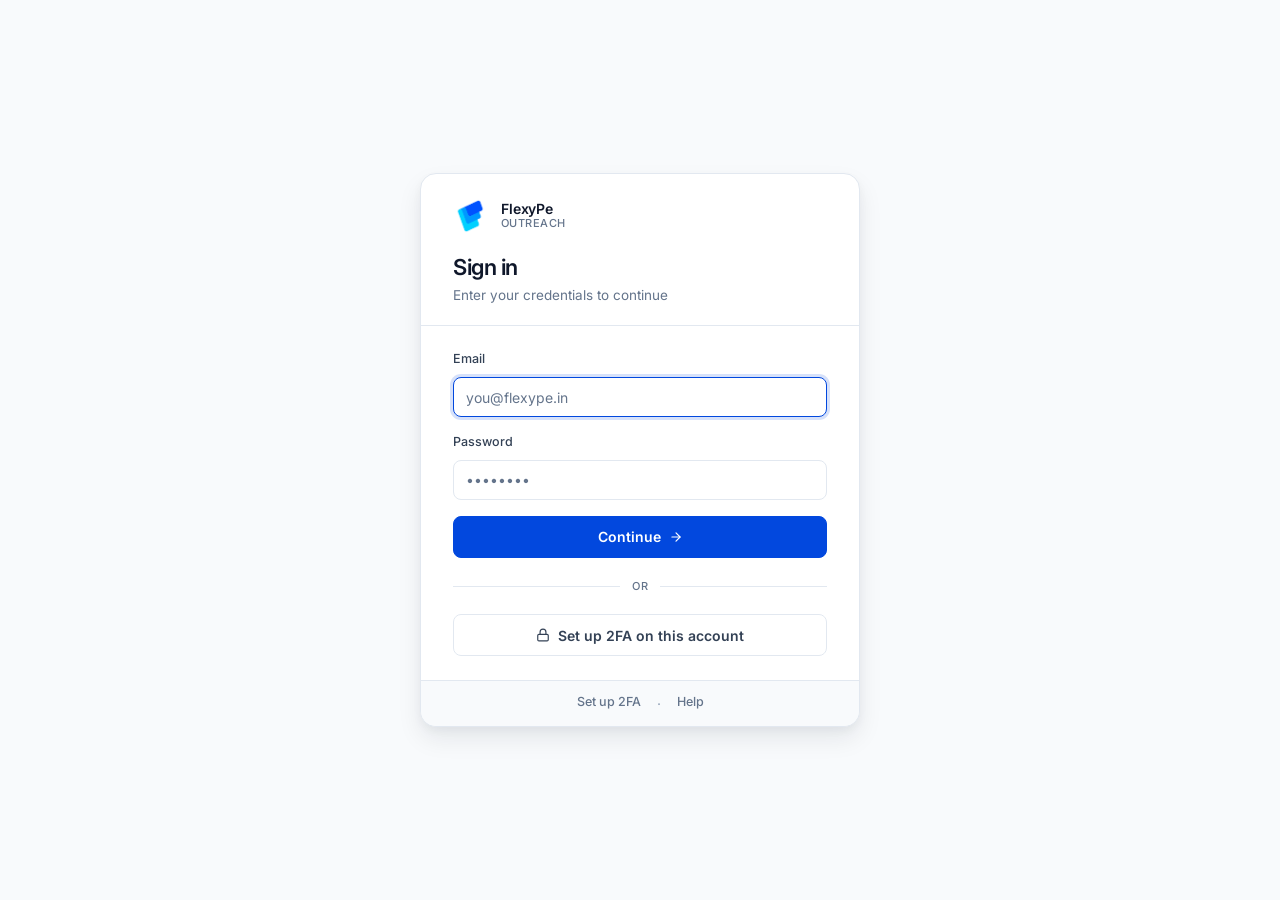
<file: frontend/change-password.html>
<!DOCTYPE html>
<html lang="en">
<head>
  <meta charset="UTF-8">
  <meta name="viewport" content="width=device-width, initial-scale=1.0">
  <meta name="theme-color" content="#FFFFFF">
  <title>Change Password — FlexyPe</title>

  <link rel="preconnect" href="https://fonts.googleapis.com">
  <link rel="preconnect" href="https://fonts.gstatic.com" crossorigin>
  <link href="https://fonts.googleapis.com/css2?family=Inter:wght@400;500;600;700&display=swap" rel="stylesheet">
  <link rel="stylesheet" href="css/auth.css">
  <link rel="icon" type="image/png" href="FlexyPe_logo.png">

  <script src="js/guard.js"></script>
</head>
<body>

  <main class="card" role="main" aria-labelledby="title">
    <header class="card-header">
      <div class="logo-row">
        <img src="FlexyPe_logo.png" alt="FlexyPe Logo" class="sidebar-logo-img">
        <div class="logo-text">
          <span class="logo-name">FlexyPe</span>
          <span class="logo-sub">Security</span>
        </div>
      </div>
      <h1 class="card-title" id="title">Change Password</h1>
      <p class="card-sub" id="subtitle">Update your password to keep your account secure</p>
    </header>

    <div class="card-body">
      <form id="changePasswordForm" onsubmit="event.preventDefault(); return false;">
        <div class="form-group">
          <label for="oldPassword">Current Password</label>
          <input type="password" id="oldPassword" class="form-input" placeholder="••••••••" required>
        </div>
        <div class="form-group">
          <label for="newPassword">New Password</label>
          <input type="password" id="newPassword" class="form-input" placeholder="••••••••" minlength="8" required>
          <div class="modal-sub" style="margin-top: 4px; font-size: 0.8rem;">Must be at least 8 characters</div>
        </div>
        
        <div class="err-msg" id="errorMsg" style="color: #ef4444; font-size: 0.9rem; margin-top: 8px; display: none;"></div>
        <div class="success-msg" id="successMsg" style="color: #10b981; font-size: 0.9rem; margin-top: 8px; display: none;">Password successfully updated. You can now close this window or return to dashboard.</div>

        <button type="submit" class="btn-primary" id="submitBtn" style="margin-top: 1rem;">Change Password</button>
      </form>
      
      <div style="margin-top: 1.5rem; text-align: center;">
        <a href="javascript:history.back()" style="color: #64748b; font-size: 0.9rem; text-decoration: none;">← Back to Dashboard</a>
      </div>
    </div>
  </main>

  <script>
    document.getElementById("changePasswordForm").addEventListener("submit", async (e) => {
      e.preventDefault();
      const oldPassword = document.getElementById("oldPassword").value;
      const newPassword = document.getElementById("newPassword").value;
      const errorMsg = document.getElementById("errorMsg");
      const successMsg = document.getElementById("successMsg");
      const btn = document.getElementById("submitBtn");

      errorMsg.style.display = "none";
      successMsg.style.display = "none";

      if (newPassword.length < 8) {
        errorMsg.textContent = "New password must be at least 8 characters.";
        errorMsg.style.display = "block";
        return;
      }

      btn.disabled = true;
      btn.textContent = "Updating...";

      try {
        const session = window.FP_AUTH?.getSession?.() || { email: window.FP_currentUser };
        const res = await fetch('http://localhost:8080/api/auth/change-password', {
          method: 'POST',
          headers: {
            'Content-Type': 'application/json',
            'X-User-Email': session.email
          },
          body: JSON.stringify({ old_password: oldPassword, new_password: newPassword })
        });

        const data = await res.json();
        if (res.ok) {
          successMsg.style.display = "block";
          document.getElementById("changePasswordForm").reset();
        } else {
          errorMsg.textContent = data.error || "Failed to update password.";
          errorMsg.style.display = "block";
        }
      } catch (err) {
        errorMsg.textContent = "Network error. Make sure you are connected.";
        errorMsg.style.display = "block";
      } finally {
        btn.disabled = false;
        btn.textContent = "Change Password";
      }
    });
  </script>
</body>
</html>
</file>
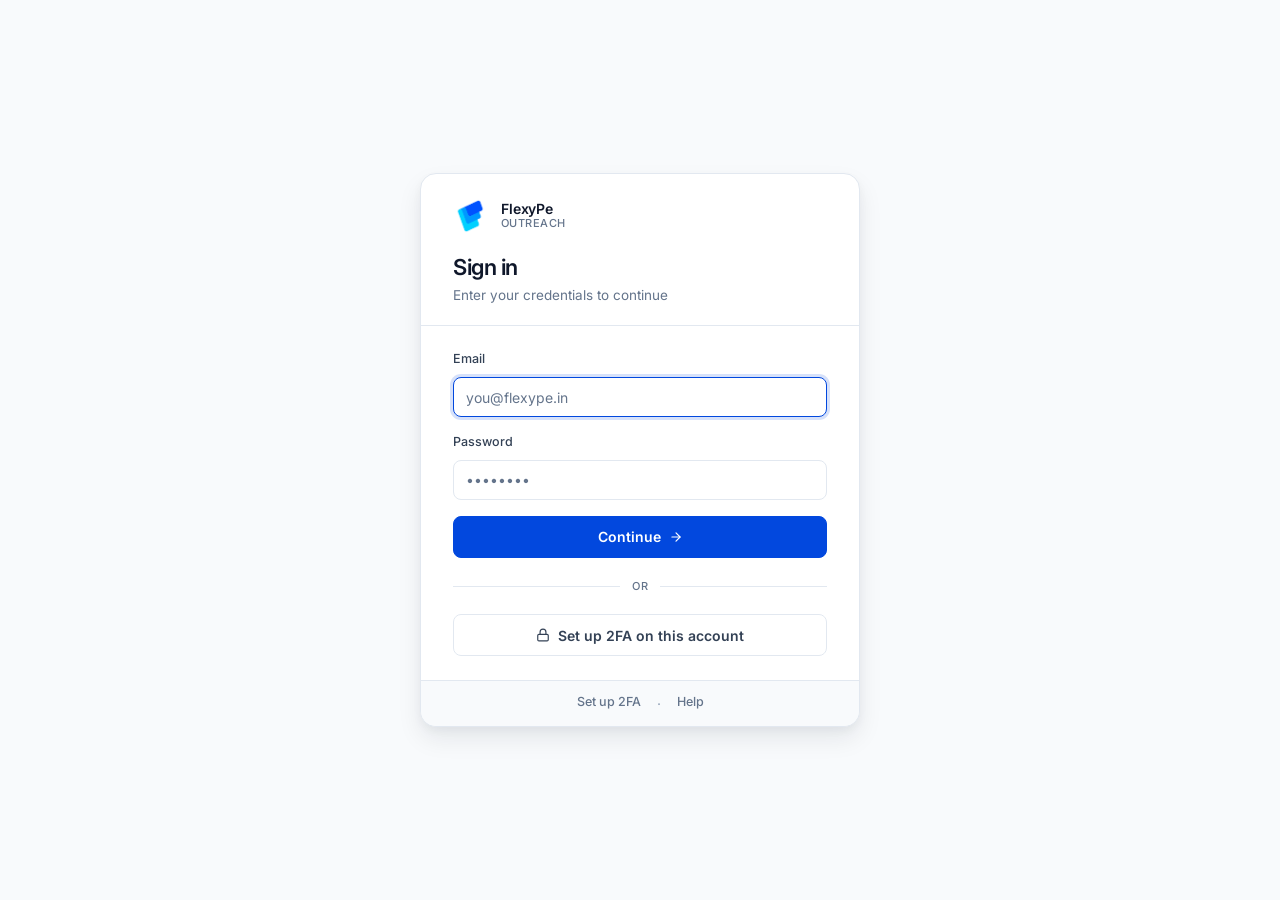
<file: frontend/changes.html>
<!DOCTYPE html>
<html lang="en">
<head>
  <meta charset="UTF-8">
  <meta name="viewport" content="width=device-width, initial-scale=1.0">
  <meta name="theme-color" content="#FFFFFF">
  <title>Scan Changes — FlexyPe Outreach</title>

  <link rel="preconnect" href="https://fonts.googleapis.com">
  <link rel="preconnect" href="https://fonts.gstatic.com" crossorigin>
  <link href="https://fonts.googleapis.com/css2?family=Inter:wght@400;500;600;700&family=JetBrains+Mono:wght@400;500;600&display=swap" rel="stylesheet">

  <link rel="stylesheet" href="css/styles.css">
  <link rel="icon" type="image/png" href="FlexyPe_logo.png">
  <script src="js/guard.js"></script>
</head>
<body>

  <!-- ═══════════════════════════════════════════════
       SIDEBAR
       ═══════════════════════════════════════════════ -->
  <aside class="sidebar" id="sidebar" aria-label="Primary navigation">
    <div class="sidebar-logo">
      <img src="FlexyPe_logo.png" alt="FlexyPe Logo" class="sidebar-logo-img">
      <div class="logo-text">
        <span class="logo-name">FlexyPe</span>
        <span class="logo-sub">Outreach</span>
      </div>
      <button class="sidebar-toggle-btn" id="sidebarToggleBtn" aria-label="Toggle Sidebar">
        <svg width="14" height="14" viewBox="0 0 24 24" fill="none" stroke="currentColor" stroke-width="2.5" stroke-linecap="round" stroke-linejoin="round">
          <polyline points="15 18 9 12 15 6"></polyline>
        </svg>
      </button>
    </div>

    <nav class="sidebar-nav" aria-label="Main">
      <a href="index.html" class="nav-item" data-route="dashboard">
        <svg width="16" height="16" viewBox="0 0 24 24" fill="none" stroke="currentColor" stroke-width="2" stroke-linecap="round" stroke-linejoin="round" aria-hidden="true">
          <rect x="3" y="3" width="7" height="9" rx="1"/>
          <rect x="14" y="3" width="7" height="5" rx="1"/>
          <rect x="14" y="12" width="7" height="9" rx="1"/>
          <rect x="3" y="16" width="7" height="5" rx="1"/>
        </svg>
        <span>Dashboard</span>
      </a>

      <a href="watchlist.html" class="nav-item" data-route="watchlist">
        <svg width="16" height="16" viewBox="0 0 24 24" fill="none" stroke="currentColor" stroke-width="2" stroke-linecap="round" stroke-linejoin="round" aria-hidden="true">
          <polygon points="12 2 15.09 8.26 22 9.27 17 14.14 18.18 21.02 12 17.77 5.82 21.02 7 14.14 2 9.27 8.91 8.26 12 2"/>
        </svg>
        <span>Watchlist</span>
        <span class="nav-badge" id="navWatchlistCount">0</span>
      </a>

      <a href="outreach.html" class="nav-item" data-route="outreach">
        <svg width="16" height="16" viewBox="0 0 24 24" fill="none" stroke="currentColor" stroke-width="2" stroke-linecap="round" stroke-linejoin="round" aria-hidden="true">
          <rect x="2" y="4" width="20" height="16" rx="2"/>
          <path d="m22 7-8.97 5.7a1.94 1.94 0 0 1-2.06 0L2 7"/>
        </svg>
        <span>Outreach</span>
      </a>

      <a href="changes.html" class="nav-item active" data-route="changes" aria-current="page">
        <svg width="16" height="16" viewBox="0 0 24 24" fill="none" stroke="currentColor" stroke-width="2" stroke-linecap="round" stroke-linejoin="round" aria-hidden="true">
          <path d="M3 12a9 9 0 0 1 9-9 9.75 9.75 0 0 1 6.74 2.74L21 8"/>
          <path d="M16 3h5v5"/>
          <path d="M21 12a9 9 0 0 1-9 9 9.75 9.75 0 0 1-6.74-2.74L3 16"/>
          <path d="M8 21H3v-5"/>
        </svg>
        <span>Scan Changes</span>
      </a>

      <a href="batch.html" class="nav-item" data-route="batch">
        <svg width="16" height="16" viewBox="0 0 24 24" fill="none" stroke="currentColor" stroke-width="2" stroke-linecap="round" stroke-linejoin="round" aria-hidden="true">
          <path d="M4 22V4c0-.5.2-1 .6-1.4C5 2.2 5.5 2 6 2h12c.5 0 1 .2 1.4.6.4.4.6.9.6 1.4v18"/>
          <path d="M10 6h4"/>
          <path d="M10 10h4"/>
          <path d="M10 14h4"/>
          <path d="M10 18h4"/>
        </svg>
        <span>Batch Scans</span>
      </a>

      <a href="users.html" class="nav-item" id="usersNav" style="display:none">
        <svg width="16" height="16" viewBox="0 0 24 24" fill="none" stroke="currentColor" stroke-width="2">
          <path d="M17 21v-2a4 4 0 0 0-4-4H5a4 4 0 0 0-4 4v2"/>
          <circle cx="9" cy="7" r="4"/>
          <path d="M23 21v-2a4 4 0 0 0-3-3.87"/>
          <path d="M16 3.13a4 4 0 0 1 0 7.75"/>
        </svg>
        <span>Users</span>
      </a>
      <a href="support.html" class="nav-item" id="supportNav" style="display:none">
        <svg width="16" height="16" viewBox="0 0 24 24" fill="none" stroke="currentColor" stroke-width="2">
          <path d="M21 11.5a8.38 8.38 0 0 1-.9 3.8 8.5 8.5 0 0 1-7.6 4.7 8.38 8.38 0 0 1-3.8-.9L3 21l1.9-5.7a8.38 8.38 0 0 1-.9-3.8 8.5 8.5 0 0 1 4.7-7.6 8.38 8.38 0 0 1 3.8-.9h.5a8.48 8.48 0 0 1 8 8v.5z"/>
        </svg>
        <span>Support Dashboard</span>
      </a>
    </nav>

    <div class="sidebar-bottom">
      <div class="user-block">
        <div class="user-avatar" id="userAvatar">?</div>
        <div class="user-info">
          <div class="user-email" id="userEmail">—</div>
          <div class="user-status"><span class="status-dot"></span>Signed in</div>
        </div>
        <button class="user-signout" id="signOutBtn" title="Sign out" aria-label="Sign out">
          <svg width="14" height="14" viewBox="0 0 24 24" fill="none" stroke="currentColor" stroke-width="2" stroke-linecap="round" stroke-linejoin="round" aria-hidden="true">
            <path d="M9 21H5a2 2 0 0 1-2-2V5a2 2 0 0 1 2-2h4"/>
            <polyline points="16 17 21 12 16 7"/>
            <line x1="21" y1="12" x2="9" y2="12"/>
          </svg>
        </button>
      </div>
    </div>
  </aside>

  <!-- ═══════════════════════════════════════════════
       MAIN
       ═══════════════════════════════════════════════ -->
  <div class="main-wrap">

    <!-- TOPBAR -->
    <header class="topbar" role="banner">
      <div class="topbar-left">
        <nav class="breadcrumb" aria-label="Breadcrumb">
          <a href="index.html" class="breadcrumb-link">Outreach</a>
          <svg class="breadcrumb-sep" width="14" height="14" viewBox="0 0 24 24" fill="none" stroke="currentColor" stroke-width="2" stroke-linecap="round" stroke-linejoin="round" aria-hidden="true">
            <polyline points="9 18 15 12 9 6"/>
          </svg>
          <h1 class="page-title">Scan Changes</h1>
        </nav>
      </div>

      <div class="topbar-right">
        <a href="index.html" class="btn-outline">
          <svg width="14" height="14" viewBox="0 0 24 24" fill="none" stroke="currentColor" stroke-width="2" stroke-linecap="round" stroke-linejoin="round" aria-hidden="true">
            <path d="M19 12H5"/>
            <polyline points="12 19 5 12 12 5"/>
          </svg>
          <span>Back to Dashboard</span>
        </a>
      </div>
    </header>

    <!-- PAGE CONTENT -->
    <main class="page page-secondary" id="page-changes" role="main">

      <!-- HEADER ROW: stats + search -->
      <section class="wl-topbar">
        <div class="wl-stats">
          <div class="wl-stat">
            <span class="wl-stat-num" id="changesTotal">0</span>
            <span class="wl-stat-lbl">Active changes</span>
          </div>
        </div>
        <div class="wl-controls">
          <div class="search-box wl-search-box">
            <svg width="14" height="14" viewBox="0 0 24 24" fill="none" stroke="currentColor" stroke-width="2" stroke-linecap="round" stroke-linejoin="round" aria-hidden="true">
              <circle cx="11" cy="11" r="8"/>
              <path d="m21 21-4.35-4.35"/>
            </svg>
            <input type="text" id="changesSearch" placeholder="Filter by domain…" aria-label="Filter scan changes">
          </div>
        </div>
      </section>

      <!-- TAB NAVIGATION -->
      <div class="tabs-nav">
        <button class="tab-btn active" id="tabCritical">
          <span>Critical Shifts</span>
          <span class="tab-badge" id="badgeCritical">0</span>
        </button>
        <button class="tab-btn" id="tabOther">
          <span>Other Changes</span>
          <span class="tab-badge" id="badgeOther">0</span>
        </button>
      </div>

      <!-- BULK ACKNOWLEDGE CONTROL BAR -->
      <div class="changes-bulk-bar" id="changesBulkBar">
        <div class="changes-bulk-left">
          <span id="changesSelectedCount">0 selected</span>
        </div>
        <div class="changes-bulk-actions">
          <label class="toggle-wrapper" title="Show previously acknowledged changes">
            <input type="checkbox" id="toggleShowAck" class="toggle-input">
            <span>Show Acknowledged</span>
          </label>
          <button class="btn-ack" id="btnAckSelected" disabled>Acknowledge Selected</button>
          <button class="btn-ack" id="btnAckAll">Acknowledge All</button>
        </div>
      </div>

      <!-- TABLE -->
      <section class="panel table-panel page-table" aria-label="Scan changes log">
        <div class="table-scroll">
          <table id="changesTable">
            <thead>
              <tr>
                <th style="width: 40px; text-align: center;"><input type="checkbox" id="selectAllChanges" aria-label="Select all changes"></th>
                <th>Domain</th>
                <th>Changed field</th>
                <th>Old value</th>
                <th>New value</th>
                <th>Date &amp; time</th>
                <th style="width: 100px; text-align: center;">Action</th>
              </tr>
            </thead>
            <tbody id="changesTableBody"></tbody>
          </table>
        </div>

        <div class="wl-empty wl-empty-inline" id="changesEmpty" hidden>
          <svg width="40" height="40" viewBox="0 0 24 24" fill="none" stroke="currentColor" stroke-width="1.5" stroke-linecap="round" stroke-linejoin="round" aria-hidden="true">
            <polyline points="22 12 18 12 15 21 9 3 6 12 2 12"/>
          </svg>
          <div class="wl-empty-title" id="emptyTitle">No changes found</div>
          <div class="wl-empty-sub" id="emptySub">Unacknowledged changes will appear here automatically when scans run.</div>
        </div>
      </section>
    </main>
  </div>

  <div id="loaderOverlay" class="loader-overlay" role="status" aria-live="polite">
    <div class="loader-box">
      <div class="loader-brand">
        <img src="FlexyPe_logo.png" alt="FlexyPe Logo" class="loader-logo-img">
        <span class="loader-brand-name">FlexyPe</span>
      </div>
      <div class="loader-label" id="loaderText">Verifying your account</div>
      <div class="loader-sub" id="loaderStatus">This will only take a moment</div>
      <div class="loader-track"><div class="loader-fill" id="loaderProgressBar"></div></div>
    </div>
  </div>

  <!-- SIGN OUT MODAL -->
  <div id="signOutModal" class="modal-overlay" role="dialog" aria-modal="true" aria-labelledby="signOutTitle" hidden>
    <div class="modal-box">
      <div class="modal-title" id="signOutTitle">Sign out?</div>
      <div class="modal-sub">You'll need your password and authenticator code to sign back in.</div>
      <div class="modal-actions">
        <button class="modal-btn modal-btn-ghost" id="modalCancel">Cancel</button>
        <button class="modal-btn modal-btn-danger" id="modalConfirm">Sign out</button>
      </div>
    </div>
  </div>

  <div id="toast" class="toast" role="status" aria-live="polite"></div>

  <script src="js/auth.js"></script>
  <script src="js/changes.js"></script>
</body>
</html>
</file>
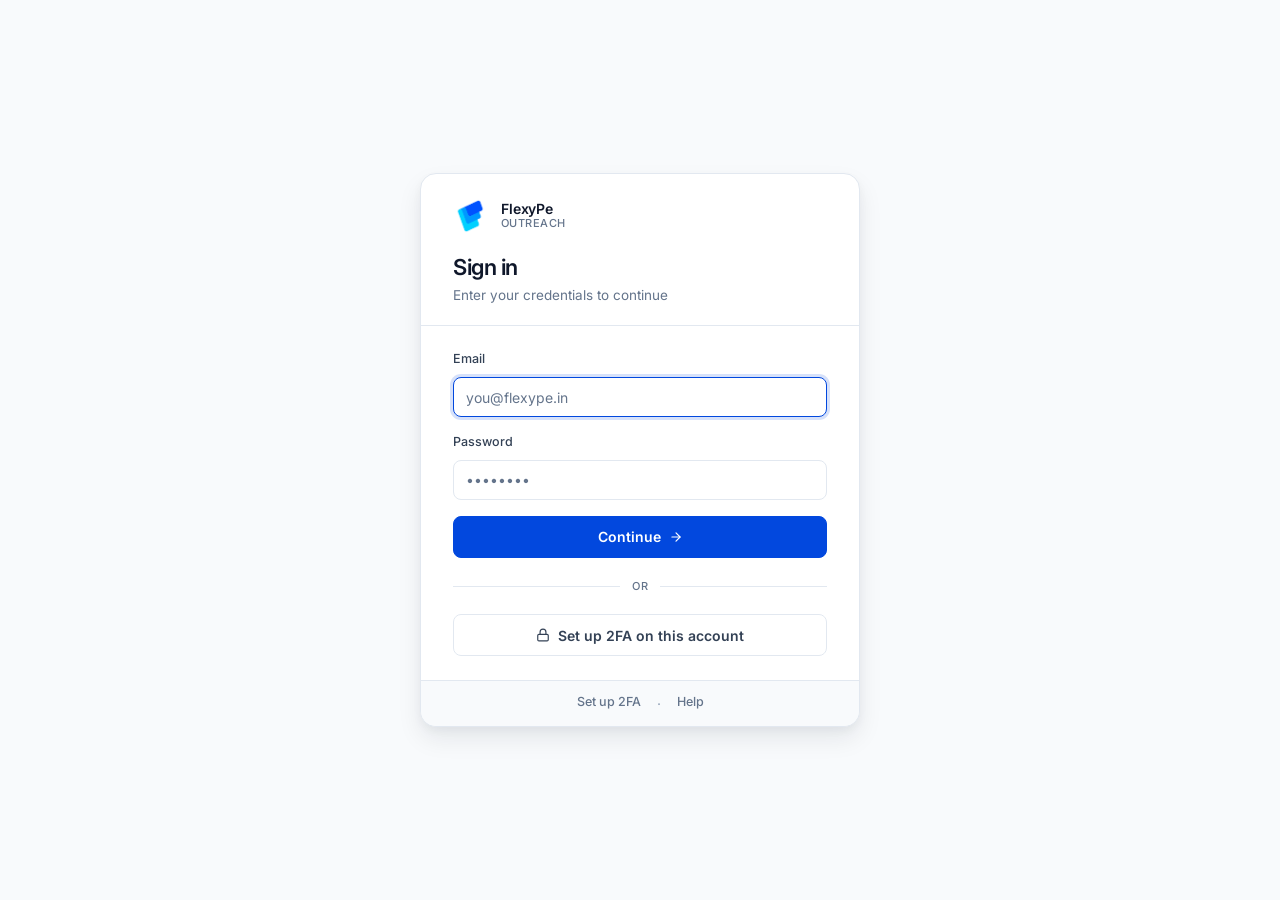
<file: frontend/dashboard-selector.html>
<!DOCTYPE html>
<html lang="en">
<head>
  <meta charset="UTF-8">
  <meta name="viewport" content="width=device-width, initial-scale=1.0">
  <meta name="theme-color" content="#FFFFFF">
  <title>Select Dashboard — FlexyPe</title>

  <link rel="preconnect" href="https://fonts.googleapis.com">
  <link rel="preconnect" href="https://fonts.gstatic.com" crossorigin>
  <link href="https://fonts.googleapis.com/css2?family=Inter:wght@400;500;600;700&family=JetBrains+Mono:wght@400;500;600&display=swap" rel="stylesheet">

  <link rel="stylesheet" href="css/auth.css">
  <link rel="icon" type="image/png" href="FlexyPe_logo.png">
  
  <script src="js/guard.js"></script>
  <script>
    // Only admins should ideally see this page
    if (window.FP_currentRole && window.FP_currentRole !== "admin") {
      if (window.FP_currentRole === "supportteammember") {
        window.location.replace("support.html");
      } else {
        window.location.replace("index.html");
      }
    }
  </script>
  <style>
    .dashboard-options {
      display: flex;
      flex-direction: column;
      gap: 1rem;
      margin-top: 1.5rem;
    }
    .dash-btn {
      display: flex;
      align-items: center;
      gap: 1rem;
      padding: 1.25rem;
      background: #f8fafc;
      border: 1px solid #e2e8f0;
      border-radius: 8px;
      color: #0f172a;
      text-decoration: none;
      transition: all 0.2s ease;
      text-align: left;
    }
    .dash-btn:hover {
      background: #f1f5f9;
      border-color: #cbd5e1;
      transform: translateY(-2px);
      box-shadow: 0 4px 12px rgba(0,0,0,0.05);
    }
    .dash-icon {
      display: flex;
      align-items: center;
      justify-content: center;
      width: 48px;
      height: 48px;
      background: #eef3fd;
      border-radius: 8px;
      color: var(--primary);
    }
    .dash-info {
      flex: 1;
    }
    .dash-title {
      font-weight: 600;
      font-size: 1rem;
      margin-bottom: 0.25rem;
    }
    .dash-desc {
      font-size: 0.85rem;
      color: #64748b;
    }
  </style>
</head>
<body>

  <main class="card" role="main">
    <header class="card-header">
      <div class="logo-row">
        <img src="FlexyPe_logo.png" alt="FlexyPe Logo" class="sidebar-logo-img">
        <div class="logo-text">
          <span class="logo-name">FlexyPe</span>
          <span class="logo-sub">Admin</span>
        </div>
      </div>
      <h1 class="card-title" id="title">Select Dashboard</h1>
      <p class="card-sub" id="subtitle">Choose which workspace to open</p>
    </header>

    <div class="card-body">
      <div class="dashboard-options">
        <a href="index.html" class="dash-btn">
          <div class="dash-icon">
            <svg width="24" height="24" viewBox="0 0 24 24" fill="none" stroke="currentColor" stroke-width="2" stroke-linecap="round" stroke-linejoin="round">
              <rect x="3" y="3" width="7" height="9" rx="1"/>
              <rect x="14" y="3" width="7" height="5" rx="1"/>
              <rect x="14" y="12" width="7" height="9" rx="1"/>
              <rect x="3" y="16" width="7" height="5" rx="1"/>
            </svg>
          </div>
          <div class="dash-info">
            <div class="dash-title">Sales Dashboard</div>
            <div class="dash-desc">Manage outreach, watchlist, and store changes</div>
          </div>
          <svg width="20" height="20" viewBox="0 0 24 24" fill="none" stroke="#666" stroke-width="2" stroke-linecap="round" stroke-linejoin="round">
            <polyline points="9 18 15 12 9 6"/>
          </svg>
        </a>

        <a href="support.html" class="dash-btn">
          <div class="dash-icon" style="color: #4ade80;">
            <svg width="24" height="24" viewBox="0 0 24 24" fill="none" stroke="currentColor" stroke-width="2" stroke-linecap="round" stroke-linejoin="round">
              <path d="M21 11.5a8.38 8.38 0 0 1-.9 3.8 8.5 8.5 0 0 1-7.6 4.7 8.38 8.38 0 0 1-3.8-.9L3 21l1.9-5.7a8.38 8.38 0 0 1-.9-3.8 8.5 8.5 0 0 1 4.7-7.6 8.38 8.38 0 0 1 3.8-.9h.5a8.48 8.48 0 0 1 8 8v.5z"/>
            </svg>
          </div>
          <div class="dash-info">
            <div class="dash-title">Support Dashboard</div>
            <div class="dash-desc">Handle customer inquiries and tickets</div>
          </div>
          <svg width="20" height="20" viewBox="0 0 24 24" fill="none" stroke="#666" stroke-width="2" stroke-linecap="round" stroke-linejoin="round">
            <polyline points="9 18 15 12 9 6"/>
          </svg>
        </a>
      </div>
      
      <div style="margin-top: 2rem; text-align: center;">
        <button class="btn-link" onclick="window.FP_signOut()">
          <svg width="13" height="13" viewBox="0 0 24 24" fill="none" stroke="currentColor" stroke-width="2" stroke-linecap="round" stroke-linejoin="round" aria-hidden="true">
            <path d="M9 21H5a2 2 0 0 1-2-2V5a2 2 0 0 1 2-2h4"/>
            <polyline points="16 17 21 12 16 7"/>
            <line x1="21" y1="12" x2="9" y2="12"/>
          </svg>
          <span>Sign out</span>
        </button>
      </div>
    </div>
  </main>

</body>
</html>
</file>
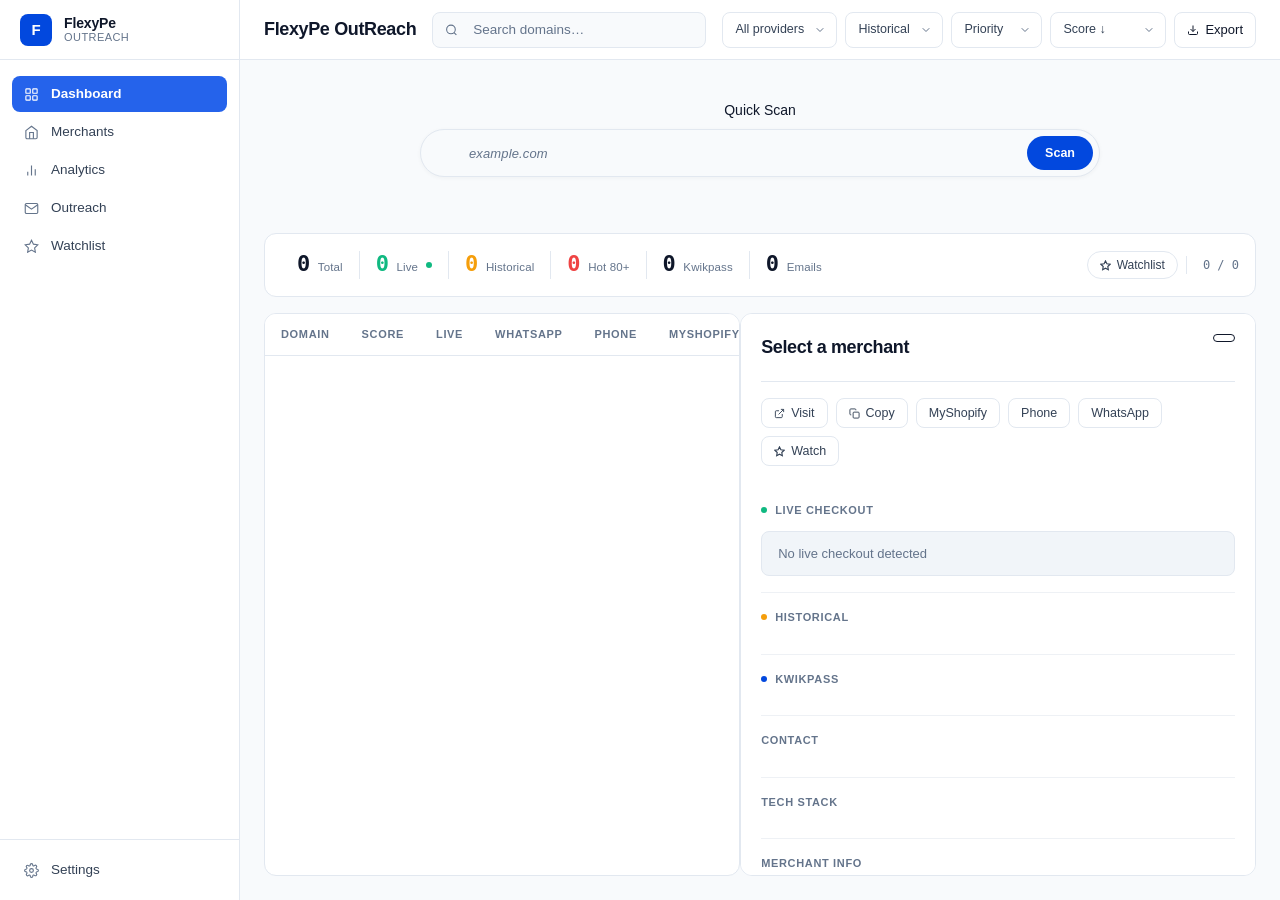
<file: frontend/dashboard.html>
<!DOCTYPE html>
<html lang="en">
<head>
  <meta charset="UTF-8">
  <meta name="viewport" content="width=device-width, initial-scale=1.0">
  <meta name="theme-color" content="#080810">
  <title>FlexyPe Outreach</title>
  <link rel="preconnect" href="https://fonts.googleapis.com">
  <link rel="preconnect" href="https://fonts.gstatic.com" crossorigin>
  <link href="https://fonts.googleapis.com/css2?family=DM+Sans:ital,opsz,wght@0,9..40,300;0,9..40,400;0,9..40,500;0,9..40,600;0,9..40,700;1,9..40,300&family=DM+Mono:wght@400;500&display=swap" rel="stylesheet">
  <link rel="stylesheet" href="styles.css">
</head>
<body>

  <!-- SIDEBAR -->
  <aside class="sidebar" id="sidebar">
    <div class="sidebar-logo">
      <div class="logo-mark">
        <span class="logo-f">F</span>
      </div>
      <div class="logo-text">
        <span class="logo-name">FlexyPe</span>
        <span class="logo-sub">Outreach</span>
      </div>
    </div>

    <nav class="sidebar-nav">
      <a href="#" class="nav-item active">
        <svg width="15" height="15" viewBox="0 0 24 24" fill="none" stroke="currentColor" stroke-width="1.8"><rect x="3" y="3" width="7" height="7" rx="1"/><rect x="14" y="3" width="7" height="7" rx="1"/><rect x="3" y="14" width="7" height="7" rx="1"/><rect x="14" y="14" width="7" height="7" rx="1"/></svg>
        <span>Dashboard</span>
      </a>
      <a href="#" class="nav-item">
        <svg width="15" height="15" viewBox="0 0 24 24" fill="none" stroke="currentColor" stroke-width="1.8"><path d="M3 9l9-7 9 7v11a2 2 0 0 1-2 2H5a2 2 0 0 1-2-2z"/><polyline points="9 22 9 12 15 12 15 22"/></svg>
        <span>Merchants</span>
      </a>
      <a href="#" class="nav-item">
        <svg width="15" height="15" viewBox="0 0 24 24" fill="none" stroke="currentColor" stroke-width="1.8"><line x1="18" y1="20" x2="18" y2="10"/><line x1="12" y1="20" x2="12" y2="4"/><line x1="6" y1="20" x2="6" y2="14"/></svg>
        <span>Analytics</span>
      </a>
      <a href="#" class="nav-item">
        <svg width="15" height="15" viewBox="0 0 24 24" fill="none" stroke="currentColor" stroke-width="1.8"><path d="M4 4h16c1.1 0 2 .9 2 2v12c0 1.1-.9 2-2 2H4c-1.1 0-2-.9-2-2V6c0-1.1.9-2 2-2z"/><polyline points="22,6 12,13 2,6"/></svg>
        <span>Outreach</span>
      </a>
      <a href="#" class="nav-item">
        <svg width="15" height="15" viewBox="0 0 24 24" fill="none" stroke="currentColor" stroke-width="1.8"><polygon points="12 2 15.09 8.26 22 9.27 17 14.14 18.18 21.02 12 17.77 5.82 21.02 7 14.14 2 9.27 8.91 8.26 12 2"/></svg>
        <span>Watchlist</span>
      </a>
    </nav>

    <div class="sidebar-bottom">
      <a href="#" class="nav-item">
        <svg width="15" height="15" viewBox="0 0 24 24" fill="none" stroke="currentColor" stroke-width="1.8"><circle cx="12" cy="12" r="3"/><path d="M19.4 15a1.65 1.65 0 0 0 .33 1.82l.06.06a2 2 0 0 1-2.83 2.83l-.06-.06a1.65 1.65 0 0 0-1.82-.33 1.65 1.65 0 0 0-1 1.51V21a2 2 0 0 1-4 0v-.09A1.65 1.65 0 0 0 9 19.4a1.65 1.65 0 0 0-1.82.33l-.06.06a2 2 0 0 1-2.83-2.83l.06-.06A1.65 1.65 0 0 0 4.68 15a1.65 1.65 0 0 0-1.51-1H3a2 2 0 0 1 0-4h.09A1.65 1.65 0 0 0 4.6 9a1.65 1.65 0 0 0-.33-1.82l-.06-.06a2 2 0 0 1 2.83-2.83l.06.06A1.65 1.65 0 0 0 9 4.68a1.65 1.65 0 0 0 1-1.51V3a2 2 0 0 1 4 0v.09a1.65 1.65 0 0 0 1 1.51 1.65 1.65 0 0 0 1.82-.33l.06-.06a2 2 0 0 1 2.83 2.83l-.06.06A1.65 1.65 0 0 0 19.4 9a1.65 1.65 0 0 0 1.51 1H21a2 2 0 0 1 0 4h-.09a1.65 1.65 0 0 0-1.51 1z"/></svg>
        <span>Settings</span>
      </a>
    </div>
  </aside>

  <!-- MAIN -->
  <div class="main-wrap">

    <!-- TOPBAR -->
    <header class="topbar">
      <div class="topbar-left">
        <h1 class="page-title">FlexyPe OutReach</h1>
      </div>
      <div class="topbar-center">
        <div class="search-box">
          <svg width="13" height="13" viewBox="0 0 24 24" fill="none" stroke="currentColor" stroke-width="2"><circle cx="11" cy="11" r="8"/><path d="m21 21-4.35-4.35"/></svg>
          <input type="text" id="searchInput" placeholder="Search domains…" autocomplete="off">
        </div>
      </div>
      <div class="topbar-right">
        <select id="providerFilter"><option value="">All providers</option></select>
        <select id="historicalFilter"><option value="">Historical</option></select>
        <select id="priorityFilter">
          <option value="">Priority</option>
          <option value="CRITICAL">Critical</option>
          <option value="HIGH">High</option>
          <option value="MEDIUM">Medium</option>
          <option value="LOW">Low</option>
        </select>
        <select id="sortFilter">
          <option value="score">Score ↓</option>
          <option value="domain">Domain A–Z</option>
        </select>
        <button id="exportCSVBtn" class="btn-outline">
          <svg width="12" height="12" viewBox="0 0 24 24" fill="none" stroke="currentColor" stroke-width="2"><path d="M21 15v4a2 2 0 0 1-2 2H5a2 2 0 0 1-2-2v-4"/><polyline points="7 10 12 15 17 10"/><line x1="12" y1="15" x2="12" y2="3"/></svg>
          Export
        </button>
      </div>
    </header>

    <!-- PAGE -->
    <main class="page" id="main-content">

      <!-- SCAN STRIP -->
      <div class="scan-strip">
        <label class="scan-label">Quick Scan</label>
        <div class="scan-field">
          <input type="text" id="singleScanInput" placeholder="example.com" class="scan-input">
          <button id="singleScanBtn" class="btn-scan">Scan</button>
        </div>
        <span id="scanStatus" class="scan-status"></span>
      </div>

      <!-- STATS ROW -->
      <div class="stats-row">
        <div class="stat-pill">
          <span class="stat-num" id="totalLeads">0</span>
          <span class="stat-lbl">Total</span>
        </div>
        <div class="stat-divider"></div>
        <div class="stat-pill">
          <span class="stat-num live-num" id="liveCount">0</span>
          <span class="stat-lbl">Live</span>
          <span class="live-dot"></span>
        </div>
        <div class="stat-divider"></div>
        <div class="stat-pill">
          <span class="stat-num amber-num" id="historicalOnlyCount">0</span>
          <span class="stat-lbl">Historical</span>
        </div>
        <div class="stat-divider"></div>
        <div class="stat-pill">
          <span class="stat-num red-num" id="hotLeads">0</span>
          <span class="stat-lbl">Hot 80+</span>
        </div>
        <div class="stat-divider"></div>
        <div class="stat-pill">
          <span class="stat-num" id="kwikpassCount">0</span>
          <span class="stat-lbl">Kwikpass</span>
        </div>
        <div class="stat-divider"></div>
        <div class="stat-pill">
          <span class="stat-num" id="emailCount">0</span>
          <span class="stat-lbl">Emails</span>
        </div>
        <div class="stat-spacer"></div>
        <button id="watchlistFilterBtn" class="btn-watchlist-toggle">
          <svg width="11" height="11" viewBox="0 0 24 24" fill="none" stroke="currentColor" stroke-width="2.5"><polygon points="12 2 15.09 8.26 22 9.27 17 14.14 18.18 21.02 12 17.77 5.82 21.02 7 14.14 2 9.27 8.91 8.26 12 2"/></svg>
          Watchlist
        </button>
        <span id="leadCount" class="lead-count">0 / 0</span>
      </div>

      <!-- SPLIT LAYOUT -->
      <div class="split">

        <!-- TABLE PANEL -->
        <div class="panel table-panel">
          <div class="table-scroll">
            <table id="leadTable">
              <thead>
                <tr>
                  <th>Domain</th>
                  <th>Score</th>
                  <th>Live</th>
                  <th>WhatsApp</th>
                  <th>Phone</th>
                  <th>MyShopify</th>
                  <th>Priority</th>
                </tr>
              </thead>
              <tbody></tbody>
            </table>
          </div>
        </div>

        <!-- DETAIL PANEL -->
        <div class="panel detail-panel" id="detailPanel">

          <div class="detail-header">
            <div class="detail-domain-wrap">
              <h2 id="domainTitle">Select a merchant</h2>
              <div id="merchantMeta" class="detail-meta"></div>
            </div>
            <span id="priorityBadge" class="priority-badge"></span>
          </div>

          <div class="detail-actions">
            <button id="openWebsiteBtn" class="action-btn">
              <svg width="11" height="11" viewBox="0 0 24 24" fill="none" stroke="currentColor" stroke-width="2"><path d="M18 13v6a2 2 0 0 1-2 2H5a2 2 0 0 1-2-2V8a2 2 0 0 1 2-2h6"/><polyline points="15 3 21 3 21 9"/><line x1="10" y1="14" x2="21" y2="3"/></svg>
              Visit
            </button>
            <button id="copyDomainBtn" class="action-btn">
              <svg width="11" height="11" viewBox="0 0 24 24" fill="none" stroke="currentColor" stroke-width="2"><rect x="9" y="9" width="13" height="13" rx="2"/><path d="M5 15H4a2 2 0 0 1-2-2V4a2 2 0 0 1 2-2h9a2 2 0 0 1 2 2v1"/></svg>
              Copy
            </button>
            <button id="copyMyShopifyBtn" class="action-btn">MyShopify</button>
            <button id="copyPhoneBtn" class="action-btn">Phone</button>
            <button id="copyWhatsAppBtn" class="action-btn">WhatsApp</button>
            <button id="watchlistBtn" class="action-btn watchlist-btn">
              <svg width="11" height="11" viewBox="0 0 24 24" fill="none" stroke="currentColor" stroke-width="2.5"><polygon points="12 2 15.09 8.26 22 9.27 17 14.14 18.18 21.02 12 17.77 5.82 21.02 7 14.14 2 9.27 8.91 8.26 12 2"/></svg>
              Watch
            </button>
          </div>

          <!-- CHECKOUT BLOCK -->
          <div class="detail-block">
            <div class="block-title">
              <span class="dot dot-green"></span>Live Checkout
            </div>
            <div id="liveCheckoutCard" class="checkout-card checkout-empty">No live checkout detected</div>
          </div>

          <div class="detail-block">
            <div class="block-title"><span class="dot dot-amber"></span>Historical</div>
            <div id="historicalBadges" class="badges-wrap"></div>
          </div>

          <div class="detail-block">
            <div class="block-title"><span class="dot dot-blue"></span>Kwikpass</div>
            <div id="kwikpassStatus"></div>
          </div>

          <!-- CONTACT -->
          <div class="detail-block">
            <div class="block-title">Contact</div>
            <div id="contactInfo" class="contact-list"></div>
          </div>

          <!-- TECH -->
          <div class="detail-block">
            <div class="block-title">Tech Stack</div>
            <div id="techStackBadges" class="badges-wrap"></div>
          </div>

          <!-- INFO -->
          <div class="detail-block">
            <div class="block-title">Merchant Info</div>
            <div id="merchantInfo" class="info-rows"></div>
          </div>

          <!-- EVIDENCE -->
          <div class="detail-block">
            <div class="block-title">Network Evidence</div>
            <div id="providerEvidence" class="evidence-list"></div>
          </div>

          <!-- EMAIL -->
          <div class="detail-block">
            <div class="block-title-row">
              <div class="block-title" style="margin:0">Outreach Email</div>
              <select id="templateType" class="inline-select">
                <option value="intro">Introduction</option>
                <option value="competitor">Competitor</option>
                <option value="migration">Migration</option>
                <option value="partnership">Partnership</option>
                <option value="feature">Feature Launch</option>
              </select>
            </div>
            <textarea id="emailPreview" rows="7" placeholder="Select a merchant to generate email…"></textarea>
            <div class="block-actions">
              <button id="copyEmailBtn" class="btn-primary">Copy Email</button>
              <button id="resetTemplateBtn" class="btn-ghost">Reset</button>
            </div>
          </div>

          <!-- NOTES -->
          <div class="detail-block">
            <div class="block-title">Notes</div>
            <textarea id="leadNotes" rows="3" placeholder="Internal notes…"></textarea>
            <div class="block-actions">
              <button id="saveNotesBtn" class="btn-ghost">Save</button>
            </div>
          </div>

          <!-- STATUS -->
          <div class="detail-block">
            <div class="block-title">Status</div>
            <select id="leadStatus">
              <option value="Not Contacted">Not Contacted</option>
              <option value="Contacted">Contacted</option>
              <option value="Replied">Replied</option>
              <option value="Meeting Scheduled">Meeting Scheduled</option>
              <option value="Converted">Converted</option>
              <option value="Lost">Lost</option>
            </select>
            <div class="block-actions">
              <button id="saveStatusBtn" class="btn-ghost">Save</button>
            </div>
          </div>

          <!-- WATCHLIST -->
          <div class="detail-block">
            <div class="block-title">Watchlist</div>
            <div id="watchlistItems" class="watchlist-list"></div>
          </div>

        </div>
      </div>
    </main>
  </div>

  <!-- LOADER -->
  <div id="loaderOverlay" class="loader-overlay">
    <div class="loader-box">
      <div class="loader-ring"></div>
      <div class="loader-label" id="loaderText">Loading…</div>
      <div class="loader-track"><div class="loader-fill" id="loaderProgressBar"></div></div>
      <div class="loader-sub" id="loaderStatus">Connecting</div>
    </div>
  </div>

  <div id="toast" class="toast" role="status" aria-live="polite"></div>

  <script src="app.js"></script>
</body>
</html>
</file>
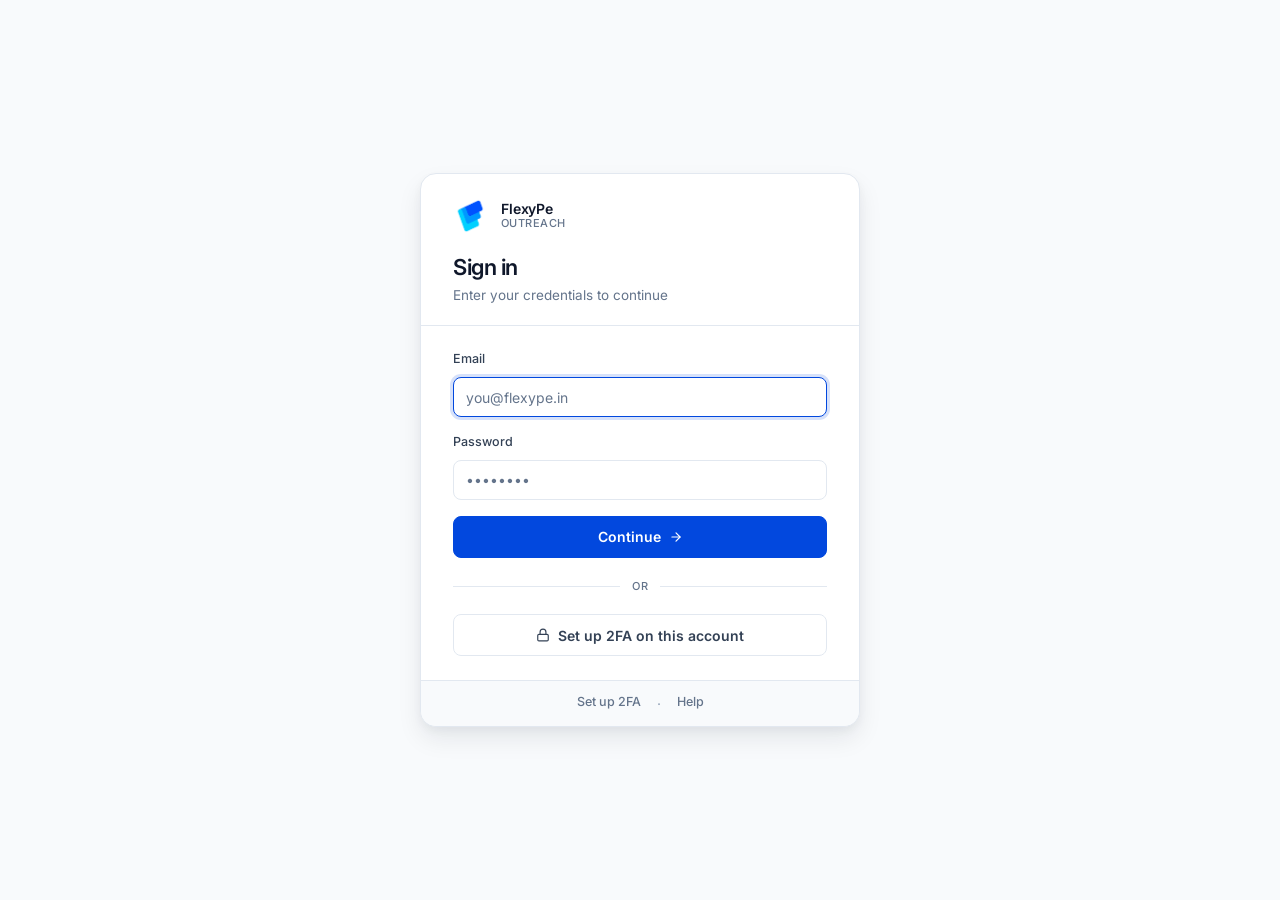
<file: frontend/login.html>
<!DOCTYPE html>
<html lang="en">
<head>
  <meta charset="UTF-8">
  <meta name="viewport" content="width=device-width, initial-scale=1.0">
  <meta name="theme-color" content="#FFFFFF">
  <title>Sign in — FlexyPe</title>

  <link rel="preconnect" href="https://fonts.googleapis.com">
  <link rel="preconnect" href="https://fonts.gstatic.com" crossorigin>
  <link href="https://fonts.googleapis.com/css2?family=Inter:wght@400;500;600;700&family=JetBrains+Mono:wght@400;500;600&display=swap" rel="stylesheet">

  <link rel="stylesheet" href="css/auth.css">
  <link rel="icon" type="image/png" href="FlexyPe_logo.png">
</head>
<body>

  <main class="card" role="main">

    <!-- HEADER -->
    <header class="card-header">
      <div class="logo-row">
        <img src="FlexyPe_logo.png" alt="FlexyPe Logo" class="sidebar-logo-img">
        <div class="logo-text">
          <span class="logo-name">FlexyPe</span>
          <span class="logo-sub">Outreach</span>
        </div>
      </div>
      <h1 class="card-title" id="title">Sign in</h1>
      <p class="card-sub" id="subtitle">Enter your credentials to continue</p>
    </header>

    <!-- BODY -->
    <div class="card-body">

      <!-- ─── STEP 1: CREDENTIALS ──────────────────────── -->
      <section class="step active" id="step-creds" aria-label="Credentials">
        <div class="field">
          <label for="email">Email</label>
          <input type="email" id="email" placeholder="you@flexype.in" autocomplete="username" autofocus>
          <div class="err-msg" id="emailErr">Enter a valid email</div>
        </div>
        <div class="field">
          <label for="password">Password</label>
          <input type="password" id="password" placeholder="••••••••" autocomplete="current-password">
          <div class="err-msg" id="passwordErr">Incorrect password</div>
        </div>

        <button class="btn" id="credBtn">
          <span>Continue</span>
          <svg width="14" height="14" viewBox="0 0 24 24" fill="none" stroke="currentColor" stroke-width="2" stroke-linecap="round" stroke-linejoin="round" aria-hidden="true">
            <path d="M5 12h14"/>
            <path d="m12 5 7 7-7 7"/>
          </svg>
        </button>

        <div class="divider"><span>or</span></div>

        <a href="setup.html" class="btn btn-ghost btn-link-anchor">
          <svg width="14" height="14" viewBox="0 0 24 24" fill="none" stroke="currentColor" stroke-width="2" stroke-linecap="round" stroke-linejoin="round" aria-hidden="true">
            <rect x="3" y="11" width="18" height="11" rx="2"/>
            <path d="M7 11V7a5 5 0 0 1 10 0v4"/>
          </svg>
          <span>Set up 2FA on this account</span>
        </a>
      </section>

      <!-- ─── STEP 2: TOTP ─────────────────────────────── -->
      <section class="step" id="step-totp" aria-label="Two-factor authentication">
        <div id="userPillWrap"></div>

        <div class="section-title">Enter the 6-digit code from your authenticator app</div>

        <div class="otp-wrap" id="otpInputs" role="group" aria-label="One-time code">
          <input type="text" maxlength="1" inputmode="numeric" pattern="[0-9]" aria-label="Digit 1">
          <input type="text" maxlength="1" inputmode="numeric" pattern="[0-9]" aria-label="Digit 2">
          <input type="text" maxlength="1" inputmode="numeric" pattern="[0-9]" aria-label="Digit 3">
          <input type="text" maxlength="1" inputmode="numeric" pattern="[0-9]" aria-label="Digit 4">
          <input type="text" maxlength="1" inputmode="numeric" pattern="[0-9]" aria-label="Digit 5">
          <input type="text" maxlength="1" inputmode="numeric" pattern="[0-9]" aria-label="Digit 6">
        </div>

        <div class="timer-row">
          <span class="timer-label">Code refreshes in</span>
          <div class="timer-bar-wrap"><div class="timer-bar" id="timerBar"></div></div>
          <span class="timer-text" id="timerText">30s</span>
        </div>

        <div class="status-box" id="totpStatus" role="status" aria-live="polite"></div>

        <button class="btn" id="verifyBtn">
          <span>Verify &amp; sign in</span>
          <svg width="14" height="14" viewBox="0 0 24 24" fill="none" stroke="currentColor" stroke-width="2" stroke-linecap="round" stroke-linejoin="round" aria-hidden="true">
            <polyline points="20 6 9 17 4 12"/>
          </svg>
        </button>

        <div class="card-actions-center">
          <button class="btn-link" id="backBtn">
            <svg width="13" height="13" viewBox="0 0 24 24" fill="none" stroke="currentColor" stroke-width="2" stroke-linecap="round" stroke-linejoin="round" aria-hidden="true">
              <path d="M19 12H5"/>
              <polyline points="12 19 5 12 12 5"/>
            </svg>
            Use a different account
          </button>
        </div>
      </section>

    </div>

    <!-- FOOTER -->
    <footer class="card-footer">
      <a href="setup.html">Set up 2FA</a>
      <span class="card-footer-sep" aria-hidden="true">·</span>
      <a href="#" id="helpLink">Help</a>
    </footer>
  </main>

  <script src="js/auth.js"></script>
  <script>
    (function () {
      const A = window.FP_AUTH;
      let currentEmail = null;
      let currentUser  = null;
      let timerInterval = null;

      // Already signed in? Redirect to dashboard.
      if (A.getSession()) {
        window.location.replace("index.html");
        return;
      }

      // ─── STEP NAVIGATION ───────────────────────
      function show(stepId, title, sub) {
        document.querySelectorAll(".step").forEach(s => s.classList.remove("active"));
        A.$(stepId).classList.add("active");
        A.$("title").textContent = title;
        A.$("subtitle").textContent = sub;
      }

      // ─── STEP 1: CREDENTIALS ───────────────────
      A.$("credBtn").addEventListener("click", handleCreds);
      [A.$("email"), A.$("password")].forEach(el => {
        el.addEventListener("keydown", e => { if (e.key === "Enter") handleCreds(); });
        el.addEventListener("input", () => {
          A.setErr(el.id, el.id + "Err", false);
        });
      });

      function handleCreds() {
        const email = A.$("email").value.trim().toLowerCase();
        const password = A.$("password").value;

        if (!A.validateEmail(email)) {
          A.setErr("email", "emailErr", true, "Enter a valid email");
          return;
        }
        if (!password) {
          A.setErr("password", "passwordErr", true, "Password is required");
          return;
        }

        const btn = A.$("credBtn");
        btn.disabled = true;
        btn.querySelector("span").textContent = "Verifying…";

        A.verifyCredentialsAPI(email, password).then(user => {
          btn.disabled = false;
          btn.querySelector("span").textContent = "Continue";

          if (!user) {
            A.setErr("password", "passwordErr", true, "Incorrect email or password");
            return;
          }

          // 2FA is mandatory
          if (!user.secret) {
            A.toast("This account has no 2FA configured. Set it up first.", "error");
            setTimeout(() => window.location.href = "setup.html?email=" + encodeURIComponent(email), 1000);
            return;
          }

          currentEmail = email;
          currentUser  = user;

          // Render user pill on TOTP step
          A.$("userPillWrap").innerHTML =
            `<div class="user-pill"><div class="user-dot">${email[0].toUpperCase()}</div>${email}</div>`;

          show("step-totp", "Two-factor auth", "Enter the 6-digit code from your authenticator app");
          wireOTPInputs();
          startTimer();
          setTimeout(() => A.$("otpInputs").querySelector("input").focus(), 60);
        }).catch(() => {
          btn.disabled = false;
          btn.querySelector("span").textContent = "Continue";
          A.toast("Cannot reach server. Check your connection.", "error");
        });
      }

      // ─── STEP 2: TOTP ──────────────────────────
      A.$("verifyBtn").addEventListener("click", handleVerify);
      A.$("backBtn").addEventListener("click", () => {
        stopTimer();
        A.$("password").value = "";
        show("step-creds", "Sign in", "Enter your credentials to continue");
        setTimeout(() => A.$("email").focus(), 60);
      });

      function wireOTPInputs() {
        const inputs = A.$("otpInputs").querySelectorAll("input");
        inputs.forEach((inp, i) => {
          inp.value = "";
          inp.classList.remove("err");
          inp.addEventListener("input", () => {
            inp.value = inp.value.replace(/\D/g, "");
            if (inp.value && i < inputs.length - 1) inputs[i + 1].focus();
            if (getOTP().length === A.TOTP_DIGITS) handleVerify();
          });
          inp.addEventListener("keydown", e => {
            if (e.key === "Backspace" && !inp.value && i > 0) inputs[i - 1].focus();
            if (e.key === "ArrowLeft" && i > 0) inputs[i - 1].focus();
            if (e.key === "ArrowRight" && i < inputs.length - 1) inputs[i + 1].focus();
          });
          inp.addEventListener("paste", e => {
            const data = (e.clipboardData || window.clipboardData).getData("text").replace(/\D/g, "").slice(0, A.TOTP_DIGITS);
            if (data) {
              inputs.forEach((x, j) => x.value = data[j] || "");
              const lastIdx = Math.min(data.length, inputs.length) - 1;
              if (lastIdx >= 0) inputs[lastIdx].focus();
              if (data.length === A.TOTP_DIGITS) handleVerify();
            }
            e.preventDefault();
          });
        });
      }

      function getOTP() {
        return [...A.$("otpInputs").querySelectorAll("input")].map(x => x.value).join("");
      }

      async function handleVerify() {
        const code = getOTP();
        if (code.length < A.TOTP_DIGITS) return;

        const btn = A.$("verifyBtn");
        btn.disabled = true;
        btn.querySelector("span").textContent = "Verifying…";

        const ok = await A.verifyTOTP(currentUser.secret, code);

        if (ok) {
          stopTimer();
          A.createSession({
            name: currentUser.name,
            email: currentUser.email,
            role: currentUser.role
          });
          A.$("totpStatus").className = "status-box success show";
          A.$("totpStatus").textContent = "Verified. Redirecting…";
          btn.querySelector("span").textContent = "Signed in";
          setTimeout(() => {
            switch (currentUser.role) {
              case "admin":
                window.location.replace("dashboard-selector.html");
                break;
              case "supportteammember":
                window.location.replace("support.html");
                break;
              default:
                window.location.replace("index.html");
            }
          }, 600);
        } else {
          A.$("totpStatus").className = "status-box error show";
          A.$("totpStatus").textContent = "Incorrect code. Check your authenticator app and try again.";
          const inputs = A.$("otpInputs").querySelectorAll("input");
          inputs.forEach(x => { x.classList.add("err"); x.value = ""; });
          setTimeout(() => {
            inputs.forEach(x => x.classList.remove("err"));
            A.$("totpStatus").className = "status-box";
            btn.disabled = false;
            btn.querySelector("span").textContent = "Verify & sign in";
            inputs[0].focus();
          }, 1400);
        }
      }

      // ─── TIMER ─────────────────────────────────
      function startTimer() {
        stopTimer();
        const bar = A.$("timerBar");
        const txt = A.$("timerText");
        function tick() {
          const rem = A.totpRemaining();
          bar.style.width = (rem / A.TOTP_PERIOD * 100) + "%";
          txt.textContent = rem + "s";
          bar.style.background = rem <= 7 ? "var(--error)" : (rem <= 15 ? "var(--warning)" : "var(--primary)");
        }
        tick();
        timerInterval = setInterval(tick, 500);
      }
      function stopTimer() {
        if (timerInterval) { clearInterval(timerInterval); timerInterval = null; }
      }

      A.$("helpLink").addEventListener("click", e => {
        e.preventDefault();
        A.toast("Contact your admin to reset 2FA.");
      });
    })();
  </script>
</body>
</html>
</file>
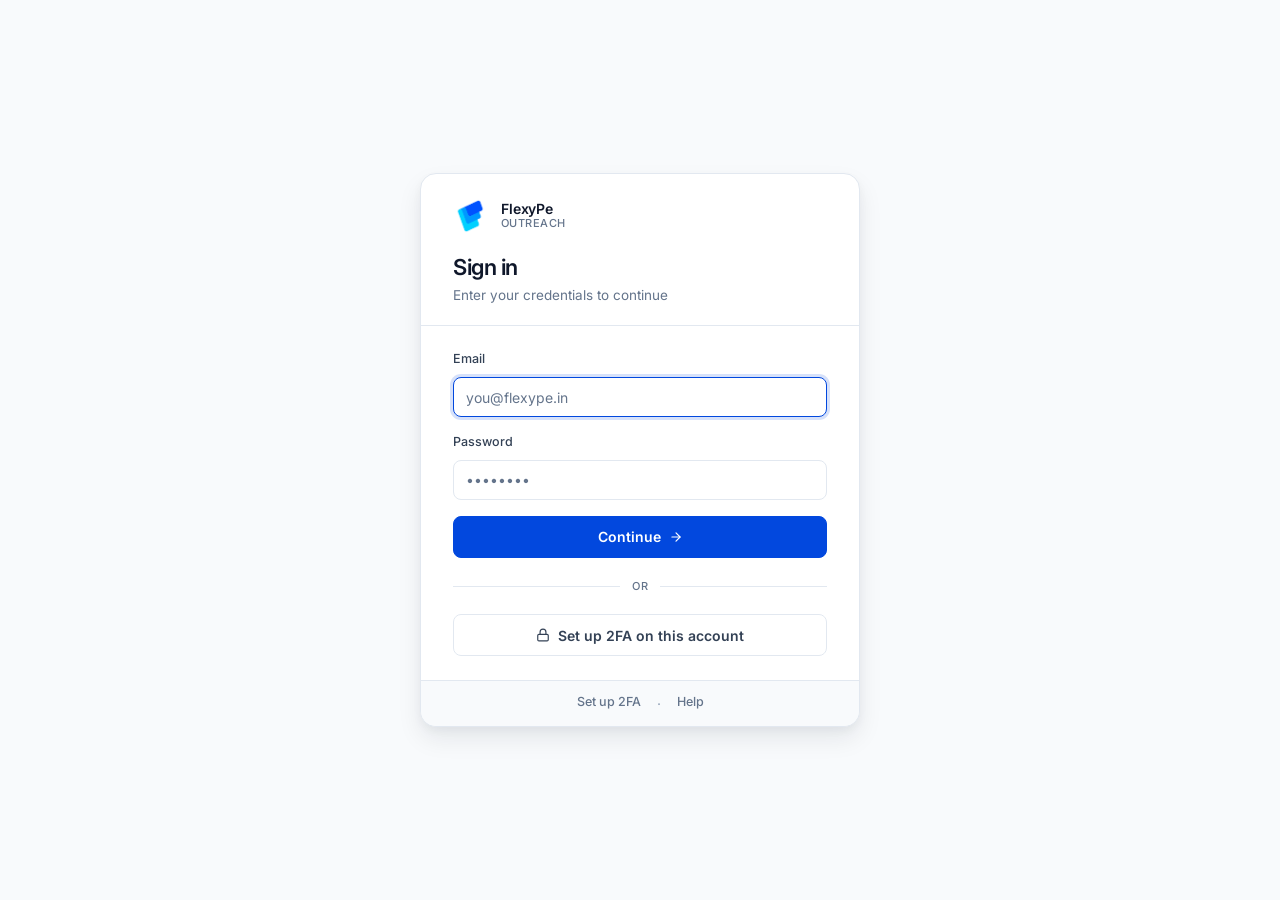
<file: frontend/outreach.html>
<!DOCTYPE html>
<html lang="en">
<head>
  <meta charset="UTF-8">
  <meta name="viewport" content="width=device-width, initial-scale=1.0">
  <meta name="theme-color" content="#FFFFFF">
  <title>Outreach Log — FlexyPe</title>

  <link rel="preconnect" href="https://fonts.googleapis.com">
  <link rel="preconnect" href="https://fonts.gstatic.com" crossorigin>
  <link href="https://fonts.googleapis.com/css2?family=Inter:wght@400;500;600;700&family=JetBrains+Mono:wght@400;500;600&display=swap" rel="stylesheet">

  <link rel="stylesheet" href="css/styles.css">
  <link rel="icon" type="image/png" href="FlexyPe_logo.png">
  <script src="js/guard.js"></script>
</head>
<body>

  <!-- ═══════════════════════════════════════════════
       SIDEBAR
       ═══════════════════════════════════════════════ -->
  <aside class="sidebar" id="sidebar" aria-label="Primary navigation">
    <div class="sidebar-logo">
      <img src="FlexyPe_logo.png" alt="FlexyPe Logo" class="sidebar-logo-img">
      <div class="logo-text">
        <span class="logo-name">FlexyPe</span>
        <span class="logo-sub">Outreach</span>
      </div>
      <button class="sidebar-toggle-btn" id="sidebarToggleBtn" aria-label="Toggle Sidebar">
        <svg width="14" height="14" viewBox="0 0 24 24" fill="none" stroke="currentColor" stroke-width="2.5" stroke-linecap="round" stroke-linejoin="round">
          <polyline points="15 18 9 12 15 6"></polyline>
        </svg>
      </button>
    </div>

    <nav class="sidebar-nav" aria-label="Main">
      <a href="index.html" class="nav-item" data-route="dashboard">
        <svg width="16" height="16" viewBox="0 0 24 24" fill="none" stroke="currentColor" stroke-width="2" stroke-linecap="round" stroke-linejoin="round" aria-hidden="true">
          <rect x="3" y="3" width="7" height="9" rx="1"/>
          <rect x="14" y="3" width="7" height="5" rx="1"/>
          <rect x="14" y="12" width="7" height="9" rx="1"/>
          <rect x="3" y="16" width="7" height="5" rx="1"/>
        </svg>
        <span>Dashboard</span>
      </a>

      <a href="watchlist.html" class="nav-item" data-route="watchlist">
        <svg width="16" height="16" viewBox="0 0 24 24" fill="none" stroke="currentColor" stroke-width="2" stroke-linecap="round" stroke-linejoin="round" aria-hidden="true">
          <polygon points="12 2 15.09 8.26 22 9.27 17 14.14 18.18 21.02 12 17.77 5.82 21.02 7 14.14 2 9.27 8.91 8.26 12 2"/>
        </svg>
        <span>Watchlist</span>
        <span class="nav-badge" id="navWatchlistCount">0</span>
      </a>

      <a href="outreach.html" class="nav-item active" data-route="outreach" aria-current="page">
        <svg width="16" height="16" viewBox="0 0 24 24" fill="none" stroke="currentColor" stroke-width="2" stroke-linecap="round" stroke-linejoin="round" aria-hidden="true">
          <rect x="2" y="4" width="20" height="16" rx="2"/>
          <path d="m22 7-8.97 5.7a1.94 1.94 0 0 1-2.06 0L2 7"/>
        </svg>
        <span>Outreach</span>
      </a>

      <a href="changes.html" class="nav-item" data-route="changes">
        <svg width="16" height="16" viewBox="0 0 24 24" fill="none" stroke="currentColor" stroke-width="2" stroke-linecap="round" stroke-linejoin="round" aria-hidden="true">
          <path d="M3 12a9 9 0 0 1 9-9 9.75 9.75 0 0 1 6.74 2.74L21 8"/>
          <path d="M16 3h5v5"/>
          <path d="M21 12a9 9 0 0 1-9 9 9.75 9.75 0 0 1-6.74-2.74L3 16"/>
          <path d="M8 21H3v-5"/>
        </svg>
        <span>Scan Changes</span>
      </a>

      <a href="batch.html" class="nav-item" data-route="batch">
        <svg width="16" height="16" viewBox="0 0 24 24" fill="none" stroke="currentColor" stroke-width="2" stroke-linecap="round" stroke-linejoin="round" aria-hidden="true">
          <path d="M4 22V4c0-.5.2-1 .6-1.4C5 2.2 5.5 2 6 2h12c.5 0 1 .2 1.4.6.4.4.6.9.6 1.4v18"/>
          <path d="M10 6h4"/>
          <path d="M10 10h4"/>
          <path d="M10 14h4"/>
          <path d="M10 18h4"/>
        </svg>
        <span>Batch Scans</span>
      </a>

      <a href="users.html" class="nav-item" id="usersNav" style="display:none">
        <svg width="16" height="16" viewBox="0 0 24 24" fill="none" stroke="currentColor" stroke-width="2">
          <path d="M17 21v-2a4 4 0 0 0-4-4H5a4 4 0 0 0-4 4v2"/>
          <circle cx="9" cy="7" r="4"/>
          <path d="M23 21v-2a4 4 0 0 0-3-3.87"/>
          <path d="M16 3.13a4 4 0 0 1 0 7.75"/>
        </svg>
        <span>Users</span>
      </a>
      <a href="support.html" class="nav-item" id="supportNav" style="display:none">
        <svg width="16" height="16" viewBox="0 0 24 24" fill="none" stroke="currentColor" stroke-width="2">
          <path d="M21 11.5a8.38 8.38 0 0 1-.9 3.8 8.5 8.5 0 0 1-7.6 4.7 8.38 8.38 0 0 1-3.8-.9L3 21l1.9-5.7a8.38 8.38 0 0 1-.9-3.8 8.5 8.5 0 0 1 4.7-7.6 8.38 8.38 0 0 1 3.8-.9h.5a8.48 8.48 0 0 1 8 8v.5z"/>
        </svg>
        <span>Support Dashboard</span>
      </a>
    </nav>

    <div class="sidebar-bottom">
      <div class="user-block">
        <div class="user-avatar" id="userAvatar">?</div>
        <div class="user-info">
          <div class="user-email" id="userEmail">—</div>
          <div class="user-status"><span class="status-dot"></span>Signed in</div>
        </div>
        <button class="user-signout" id="signOutBtn" title="Sign out" aria-label="Sign out">
          <svg width="14" height="14" viewBox="0 0 24 24" fill="none" stroke="currentColor" stroke-width="2" stroke-linecap="round" stroke-linejoin="round" aria-hidden="true">
            <path d="M9 21H5a2 2 0 0 1-2-2V5a2 2 0 0 1 2-2h4"/>
            <polyline points="16 17 21 12 16 7"/>
            <line x1="21" y1="12" x2="9" y2="12"/>
          </svg>
        </button>
      </div>
    </div>
  </aside>

  <!-- ═══════════════════════════════════════════════
       MAIN
       ═══════════════════════════════════════════════ -->
  <div class="main-wrap">

    <!-- TOPBAR -->
    <header class="topbar" role="banner">
      <div class="topbar-left">
        <nav class="breadcrumb" aria-label="Breadcrumb">
          <a href="index.html" class="breadcrumb-link">Outreach</a>
          <svg class="breadcrumb-sep" width="14" height="14" viewBox="0 0 24 24" fill="none" stroke="currentColor" stroke-width="2" stroke-linecap="round" stroke-linejoin="round" aria-hidden="true">
            <polyline points="9 18 15 12 9 6"/>
          </svg>
          <h1 class="page-title">Outreach Log</h1>
        </nav>
      </div>

      <div class="topbar-right">
        <button id="syncRepliesBtn" class="btn-primary btn-primary-soft" title="Sync replies from Gmail">
          <svg width="14" height="14" viewBox="0 0 24 24" fill="none" stroke="currentColor" stroke-width="2" stroke-linecap="round" stroke-linejoin="round" aria-hidden="true">
            <path d="M23 4v6h-6"/>
            <path d="M20.49 15a9 9 0 1 1-2.12-9.36L23 10"/>
          </svg>
          <span>Sync Replies</span>
        </button>
        <a href="index.html" class="btn-outline">
          <svg width="14" height="14" viewBox="0 0 24 24" fill="none" stroke="currentColor" stroke-width="2" stroke-linecap="round" stroke-linejoin="round" aria-hidden="true">
            <path d="M19 12H5"/>
            <polyline points="12 19 5 12 12 5"/>
          </svg>
          <span>Back to Dashboard</span>
        </a>
      </div>
    </header>

    <!-- PAGE CONTENT -->
    <main class="page page-secondary" id="page-outreach" role="main">

      <!-- HEADER ROW: stats + search -->
      <section class="wl-topbar">
        <div class="wl-stats">
          <div class="wl-stat">
            <span class="wl-stat-num" id="outreachTotal">0</span>
            <span class="wl-stat-lbl">Emails sent</span>
          </div>
        </div>
        <div class="wl-controls">
          <div class="search-box wl-search-box">
            <svg width="14" height="14" viewBox="0 0 24 24" fill="none" stroke="currentColor" stroke-width="2" stroke-linecap="round" stroke-linejoin="round" aria-hidden="true">
              <circle cx="11" cy="11" r="8"/>
              <path d="m21 21-4.35-4.35"/>
            </svg>
            <input type="text" id="outreachSearch" placeholder="Filter by domain, recipient, or subject…" aria-label="Filter outreach log">
          </div>
        </div>
      </section>

      <!-- TABLE -->
      <section class="panel table-panel page-table" aria-label="Outreach log">
        <div class="table-scroll">
          <table id="outreachTable">
            <thead>
              <tr>
                <th>Domain</th>
                <th>Recipient</th>
                <th>Subject</th>
                <th>Sent by</th>
                <th>Status</th>
                <th>Date &amp; time</th>
              </tr>
            </thead>
            <tbody id="outreachTableBody"></tbody>
          </table>
        </div>

        <div class="wl-empty wl-empty-inline" id="outreachEmpty" hidden>
          <svg width="40" height="40" viewBox="0 0 24 24" fill="none" stroke="currentColor" stroke-width="1.5" stroke-linecap="round" stroke-linejoin="round" aria-hidden="true">
            <rect x="2" y="4" width="20" height="16" rx="2"/>
            <path d="m22 7-8.97 5.7a1.94 1.94 0 0 1-2.06 0L2 7"/>
          </svg>
          <div class="wl-empty-title">No outreach emails sent yet</div>
          <div class="wl-empty-sub">Connect your Gmail and send an email to a merchant from the Dashboard to see it logged here.</div>
        </div>
      </section>
    </main>
  </div>

  <!-- ═══════════════════════════════════════════════
       EMAIL VIEW MODAL
       ═══════════════════════════════════════════════ -->
  <div id="emailViewModal" class="modal-overlay" role="dialog" aria-modal="true" aria-labelledby="modalEmailSubject" hidden>
    <div class="modal-box email-modal-box">
      <div class="email-modal-header">
        <h3 id="modalEmailSubject">Email subject</h3>
        <button class="modal-close-btn" id="modalCloseEmailView" aria-label="Close">×</button>
      </div>
      <div class="email-modal-meta">
        <div class="meta-field"><span class="meta-label">To</span><span id="modalEmailTo">—</span></div>
        <div class="meta-field" id="modalCcRow"><span class="meta-label">CC</span><span id="modalEmailCc">—</span></div>
        <div class="meta-field"><span class="meta-label">Sent by</span><span id="modalEmailFrom">—</span></div>
        <div class="meta-field"><span class="meta-label">Date</span><span id="modalEmailDate">—</span></div>
        <div class="meta-field"><span class="meta-label">Status</span><span id="modalEmailStatus">—</span></div>
      </div>
      <div class="email-modal-body-container">
        <div id="modalEmailBody">Loading…</div>
      </div>
      <div class="email-modal-actions">
        <button class="modal-btn btn-primary" id="modalOpenInGmailBtn" title="Open thread in Gmail">
          Open in Gmail
          <svg width="12" height="12" viewBox="0 0 24 24" fill="none" stroke="currentColor" stroke-width="2" stroke-linecap="round" stroke-linejoin="round" aria-hidden="true">
            <path d="M18 13v6a2 2 0 0 1-2 2H5a2 2 0 0 1-2-2V8a2 2 0 0 1 2-2h6"/>
            <polyline points="15 3 21 3 21 9"/>
            <line x1="10" y1="14" x2="21" y2="3"/>
          </svg>
        </button>
        <button class="modal-btn" id="modalEmailBackToDashboard">Focus on merchant</button>
        <button class="modal-btn modal-btn-ghost" id="modalCloseEmailViewBtn">Close</button>
      </div>
    </div>
  </div>

  <div id="loaderOverlay" class="loader-overlay" role="status" aria-live="polite">
    <div class="loader-box">
      <div class="loader-brand">
        <img src="FlexyPe_logo.png" alt="FlexyPe Logo" class="loader-logo-img">
        <span class="loader-brand-name">FlexyPe</span>
      </div>
      <div class="loader-label" id="loaderText">Verifying your account</div>
      <div class="loader-sub" id="loaderStatus">This will only take a moment</div>
      <div class="loader-track"><div class="loader-fill" id="loaderProgressBar"></div></div>
    </div>
  </div>

  <!-- SIGN OUT MODAL -->
  <div id="signOutModal" class="modal-overlay" role="dialog" aria-modal="true" aria-labelledby="signOutTitle" hidden>
    <div class="modal-box">
      <div class="modal-title" id="signOutTitle">Sign out?</div>
      <div class="modal-sub">You'll need your password and authenticator code to sign back in.</div>
      <div class="modal-actions">
        <button class="modal-btn modal-btn-ghost" id="modalCancel">Cancel</button>
        <button class="modal-btn modal-btn-danger" id="modalConfirm">Sign out</button>
      </div>
    </div>
  </div>

  <div id="toast" class="toast" role="status" aria-live="polite"></div>

  <script src="js/auth.js"></script>
  <script src="js/outreach.js"></script>
</body>
</html>
</file>
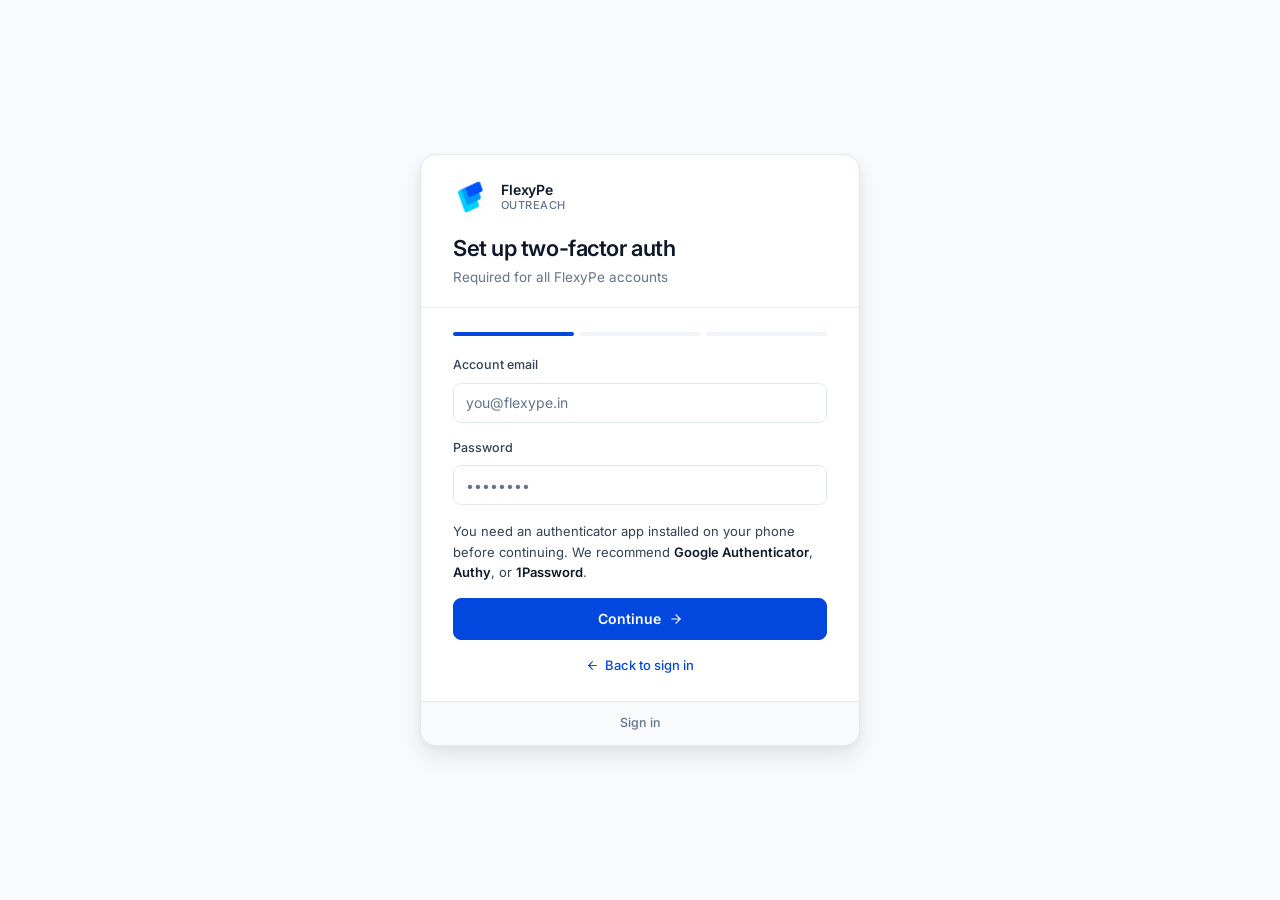
<file: frontend/setup.html>
<!DOCTYPE html>
<html lang="en">
<head>
  <meta charset="UTF-8">
  <meta name="viewport" content="width=device-width, initial-scale=1.0">
  <meta name="theme-color" content="#FFFFFF">
  <title>Set up 2FA — FlexyPe</title>

  <link rel="preconnect" href="https://fonts.googleapis.com">
  <link rel="preconnect" href="https://fonts.gstatic.com" crossorigin>
  <link href="https://fonts.googleapis.com/css2?family=Inter:wght@400;500;600;700&family=JetBrains+Mono:wght@400;500;600&display=swap" rel="stylesheet">

  <link rel="stylesheet" href="css/auth.css">
  <link rel="icon" type="image/png" href="FlexyPe_logo.png">
</head>
<body>

  <main class="card" role="main">

    <!-- HEADER -->
    <header class="card-header">
      <div class="logo-row">
        <img src="FlexyPe_logo.png" alt="FlexyPe Logo" class="sidebar-logo-img">
        <div class="logo-text">
          <span class="logo-name">FlexyPe</span>
          <span class="logo-sub">Outreach</span>
        </div>
      </div>
      <h1 class="card-title" id="title">Set up two-factor auth</h1>
      <p class="card-sub" id="subtitle">Required for all FlexyPe accounts</p>
    </header>

    <!-- BODY -->
    <div class="card-body">

      <div class="steps-bar" aria-label="Setup progress">
        <div class="seg active" id="seg-1"></div>
        <div class="seg" id="seg-2"></div>
        <div class="seg" id="seg-3"></div>
      </div>

      <!-- ─── STEP 1: ACCOUNT ──────────────────────── -->
      <section class="step active" id="step-acct" aria-label="Account">
        <div class="field">
          <label for="acctEmail">Account email</label>
          <input type="email" id="acctEmail" placeholder="you@flexype.in" autocomplete="username">
          <div class="err-msg" id="acctEmailErr">Enter a valid email</div>
        </div>
        <div class="field">
          <label for="acctPassword">Password</label>
          <input type="password" id="acctPassword" placeholder="••••••••" autocomplete="current-password">
          <div class="err-msg" id="acctPasswordErr">Incorrect password</div>
        </div>

        <p class="help-text">
          <span>You need an authenticator app installed on your phone before continuing.
          We recommend <strong>Google Authenticator</strong>, <strong>Authy</strong>, or <strong>1Password</strong>.</span>
        </p>

        <button class="btn" id="acctBtn">
          <span>Continue</span>
          <svg width="14" height="14" viewBox="0 0 24 24" fill="none" stroke="currentColor" stroke-width="2" stroke-linecap="round" stroke-linejoin="round" aria-hidden="true">
            <path d="M5 12h14"/>
            <path d="m12 5 7 7-7 7"/>
          </svg>
        </button>

        <div class="card-actions-center">
          <a href="login.html" class="btn-link">
            <svg width="13" height="13" viewBox="0 0 24 24" fill="none" stroke="currentColor" stroke-width="2" stroke-linecap="round" stroke-linejoin="round" aria-hidden="true">
              <path d="M19 12H5"/>
              <polyline points="12 19 5 12 12 5"/>
            </svg>
            Back to sign in
          </a>
        </div>
      </section>

      <!-- ─── STEP 2: SCAN QR ──────────────────────── -->
      <section class="step" id="step-scan" aria-label="Scan QR code">
        <div id="scanUserPill"></div>

        <p class="help-text">
          <span class="step-num">1</span>
          <span>Open your authenticator app and scan this QR code.</span>
        </p>

        <div class="qr-wrap">
          <div id="qrBox"></div>
          <div class="qr-hint">Or enter the key manually</div>
        </div>

        <div class="secret-row">
          <span class="secret-val" id="secretVal">—</span>
          <button class="copy-btn" id="copyBtn">Copy</button>
        </div>

        <p class="help-text">
          <span class="step-num">2</span>
          <span>Your app will display a 6-digit code that refreshes every 30 seconds.</span>
        </p>

        <button class="btn" id="scanContinueBtn">
          <span>I've scanned it</span>
          <svg width="14" height="14" viewBox="0 0 24 24" fill="none" stroke="currentColor" stroke-width="2" stroke-linecap="round" stroke-linejoin="round" aria-hidden="true">
            <path d="M5 12h14"/>
            <path d="m12 5 7 7-7 7"/>
          </svg>
        </button>

        <div class="card-actions-center">
          <button class="btn-link" id="scanBackBtn">
            <svg width="13" height="13" viewBox="0 0 24 24" fill="none" stroke="currentColor" stroke-width="2" stroke-linecap="round" stroke-linejoin="round" aria-hidden="true">
              <path d="M19 12H5"/>
              <polyline points="12 19 5 12 12 5"/>
            </svg>
            Back
          </button>
        </div>
      </section>

      <!-- ─── STEP 3: VERIFY ───────────────────────── -->
      <section class="step" id="step-verify" aria-label="Verify code">
        <p class="help-text">
          <span class="step-num">3</span>
          <span>Enter the 6-digit code from your app to confirm setup.</span>
        </p>

        <div class="otp-wrap" id="otpInputs" role="group" aria-label="One-time code">
          <input type="text" maxlength="1" inputmode="numeric" pattern="[0-9]" aria-label="Digit 1">
          <input type="text" maxlength="1" inputmode="numeric" pattern="[0-9]" aria-label="Digit 2">
          <input type="text" maxlength="1" inputmode="numeric" pattern="[0-9]" aria-label="Digit 3">
          <input type="text" maxlength="1" inputmode="numeric" pattern="[0-9]" aria-label="Digit 4">
          <input type="text" maxlength="1" inputmode="numeric" pattern="[0-9]" aria-label="Digit 5">
          <input type="text" maxlength="1" inputmode="numeric" pattern="[0-9]" aria-label="Digit 6">
        </div>

        <div class="timer-row">
          <span class="timer-label">Code refreshes in</span>
          <div class="timer-bar-wrap"><div class="timer-bar" id="timerBar"></div></div>
          <span class="timer-text" id="timerText">30s</span>
        </div>

        <div class="status-box" id="setupStatus" role="status" aria-live="polite"></div>

        <button class="btn" id="activateBtn">
          <span>Activate 2FA</span>
          <svg width="14" height="14" viewBox="0 0 24 24" fill="none" stroke="currentColor" stroke-width="2" stroke-linecap="round" stroke-linejoin="round" aria-hidden="true">
            <polyline points="20 6 9 17 4 12"/>
          </svg>
        </button>

        <div class="card-actions-center">
          <button class="btn-link" id="verifyBackBtn">
            <svg width="13" height="13" viewBox="0 0 24 24" fill="none" stroke="currentColor" stroke-width="2" stroke-linecap="round" stroke-linejoin="round" aria-hidden="true">
              <path d="M19 12H5"/>
              <polyline points="12 19 5 12 12 5"/>
            </svg>
            Back
          </button>
        </div>
      </section>

      <!-- ─── STEP 4: DONE ─────────────────────────── -->
      <section class="step" id="step-done" aria-label="Setup complete">
        <div class="done-block">
          <div class="done-icon" aria-hidden="true">
            <svg width="28" height="28" viewBox="0 0 24 24" fill="none" stroke="currentColor" stroke-width="2.5" stroke-linecap="round" stroke-linejoin="round">
              <polyline points="20 6 9 17 4 12"/>
            </svg>
          </div>
          <h2 class="done-title">2FA is now active</h2>
          <p class="done-sub">You'll be asked for a code each time you sign in.</p>
        </div>

        <div class="status-box info show recovery-note">
          Save your recovery key somewhere safe — you'll need it if you lose access to your authenticator.
        </div>
        <div class="secret-row">
          <span class="secret-val" id="recoveryVal">—</span>
          <button class="copy-btn" id="copyRecoveryBtn">Copy</button>
        </div>

        <a href="login.html" class="btn btn-link-anchor">
          <span>Continue to sign in</span>
          <svg width="14" height="14" viewBox="0 0 24 24" fill="none" stroke="currentColor" stroke-width="2" stroke-linecap="round" stroke-linejoin="round" aria-hidden="true">
            <path d="M5 12h14"/>
            <path d="m12 5 7 7-7 7"/>
          </svg>
        </a>
      </section>

    </div>

    <!-- FOOTER -->
    <footer class="card-footer">
      <a href="login.html">Sign in</a>
    </footer>
  </main>

  <script src="js/auth.js"></script>
  <!-- qrcodejs bundled locally — no CDN dependency -->
  <script src="js/qrcode.min.js"></script>
  <script>
    (function () {
      const A = window.FP_AUTH;
      let setupSecret = null;
      let setupEmail  = null;
      let timerInterval = null;

      // Pre-fill email if passed via ?email=
      const params = new URLSearchParams(window.location.search);
      const preEmail = params.get("email");
      if (preEmail) A.$("acctEmail").value = preEmail;

      function show(stepId, segCount) {
        document.querySelectorAll(".step").forEach(s => s.classList.remove("active"));
        A.$(stepId).classList.add("active");
        ["seg-1", "seg-2", "seg-3"].forEach((id, i) => {
          A.$(id).classList.toggle("active", i < segCount);
        });
      }

      // ─── STEP 1: ACCOUNT ───────────────────────
      A.$("acctBtn").addEventListener("click", handleAcct);
      ["acctEmail", "acctPassword"].forEach(id => {
        A.$(id).addEventListener("keydown", e => { if (e.key === "Enter") handleAcct(); });
        A.$(id).addEventListener("input", () => A.setErr(id, id + "Err", false));
      });

      function handleAcct() {
        const email = A.$("acctEmail").value.trim().toLowerCase();
        const password = A.$("acctPassword").value;

        if (!A.validateEmail(email)) {
          A.setErr("acctEmail", "acctEmailErr", true, "Enter a valid email");
          return;
        }
        if (!password) {
          A.setErr("acctPassword", "acctPasswordErr", true, "Password is required");
          return;
        }

        const btn = A.$("acctBtn");
        btn.disabled = true;
        btn.querySelector("span").textContent = "Verifying…";

        A.verifyCredentialsAPI(email, password).then(user => {
          btn.disabled = false;
          btn.querySelector("span").textContent = "Continue";

          if (!user) {
            A.setErr("acctPassword", "acctPasswordErr", true, "Incorrect email or password");
            return;
          }

          setupEmail = email;
          setupSecret = A.generateSecret();

          A.$("scanUserPill").innerHTML =
            `<div class="user-pill"><div class="user-dot">${email[0].toUpperCase()}</div>${email}</div>`;

          renderQR(setupSecret, email);
          show("step-scan", 2);
        }).catch(() => {
          btn.disabled = false;
          btn.querySelector("span").textContent = "Continue";
          A.toast("Cannot reach server. Check your connection.", "error");
        });
      }

      // ─── STEP 2: QR ────────────────────────────
      function renderQR(secret, email) {
        // format secret with spaces every 4 chars for readability
        A.$("secretVal").textContent = secret.match(/.{1,4}/g).join(" ");

        const uri = A.otpauthURI(secret, email, "FlexyPe");
        const box = A.$("qrBox");
        box.innerHTML = ""; // clear previous

        if (typeof QRCode === "undefined") {
          box.classList.add("qr-fallback");
          box.innerHTML = `<div class="qr-fallback-msg">QR library failed.<br>Use the key below.</div>`;
          return;
        }

        new QRCode(box, {
          text: uri,
          width: 180,
          height: 180,
          colorDark: "#0F172A",
          colorLight: "#ffffff",
          correctLevel: QRCode.CorrectLevel.M
        });
      }

      A.$("copyBtn").addEventListener("click", () => {
        navigator.clipboard.writeText(setupSecret || "").then(() => {
          A.$("copyBtn").textContent = "Copied";
          setTimeout(() => A.$("copyBtn").textContent = "Copy", 1500);
        });
      });

      A.$("scanContinueBtn").addEventListener("click", () => {
        show("step-verify", 3);
        wireOTPInputs();
        startTimer();
        setTimeout(() => A.$("otpInputs").querySelector("input").focus(), 60);
      });
      A.$("scanBackBtn").addEventListener("click", () => show("step-acct", 1));

      // ─── STEP 3: VERIFY ────────────────────────
      A.$("activateBtn").addEventListener("click", handleActivate);
      A.$("verifyBackBtn").addEventListener("click", () => {
        stopTimer();
        show("step-scan", 2);
      });

      function wireOTPInputs() {
        const inputs = A.$("otpInputs").querySelectorAll("input");
        inputs.forEach((inp, i) => {
          inp.value = "";
          inp.classList.remove("err");
          inp.addEventListener("input", () => {
            inp.value = inp.value.replace(/\D/g, "");
            if (inp.value && i < inputs.length - 1) inputs[i + 1].focus();
            if (getOTP().length === A.TOTP_DIGITS) handleActivate();
          });
          inp.addEventListener("keydown", e => {
            if (e.key === "Backspace" && !inp.value && i > 0) inputs[i - 1].focus();
          });
          inp.addEventListener("paste", e => {
            const data = (e.clipboardData || window.clipboardData).getData("text").replace(/\D/g, "").slice(0, A.TOTP_DIGITS);
            if (data) {
              inputs.forEach((x, j) => x.value = data[j] || "");
              if (data.length === A.TOTP_DIGITS) handleActivate();
            }
            e.preventDefault();
          });
        });
      }

      function getOTP() {
        return [...A.$("otpInputs").querySelectorAll("input")].map(x => x.value).join("");
      }

      async function handleActivate() {
        const code = getOTP();
        if (code.length < A.TOTP_DIGITS) return;

        const btn = A.$("activateBtn");
        btn.disabled = true;
        btn.querySelector("span").textContent = "Verifying…";

        const ok = await A.verifyTOTP(setupSecret, code);

        if (ok) {
          stopTimer();
          // Save new TOTP secret to backend
          const apiBase = localStorage.getItem("fp_api_url") || "http://localhost:8080";
          try {
            await fetch(`${apiBase}/api/auth/setup-totp`, {
              method: "POST",
              headers: { "Content-Type": "application/json" },
              body: JSON.stringify({ 
                email: setupEmail, 
                password: A.$("acctPassword").value,
                secret: setupSecret 
              })
            });
          } catch (e) {
            console.warn("[2FA setup] Could not persist secret to backend:", e);
          }

          A.$("recoveryVal").textContent = setupSecret.match(/.{1,4}/g).join(" ");
          show("step-done", 3);
        } else {
          A.$("setupStatus").className = "status-box error show";
          A.$("setupStatus").textContent = "That code didn't match. Make sure your device time is correct and try the next code.";
          const inputs = A.$("otpInputs").querySelectorAll("input");
          inputs.forEach(x => { x.classList.add("err"); x.value = ""; });
          setTimeout(() => {
            inputs.forEach(x => x.classList.remove("err"));
            A.$("setupStatus").className = "status-box";
            btn.disabled = false;
            btn.querySelector("span").textContent = "Activate 2FA";
            inputs[0].focus();
          }, 1500);
        }
      }

      // ─── STEP 4: DONE ──────────────────────────
      A.$("copyRecoveryBtn").addEventListener("click", () => {
        navigator.clipboard.writeText(setupSecret || "").then(() => {
          A.$("copyRecoveryBtn").textContent = "Copied";
          setTimeout(() => A.$("copyRecoveryBtn").textContent = "Copy", 1500);
        });
      });

      // ─── TIMER ─────────────────────────────────
      function startTimer() {
        stopTimer();
        const bar = A.$("timerBar");
        const txt = A.$("timerText");
        function tick() {
          const rem = A.totpRemaining();
          bar.style.width = (rem / A.TOTP_PERIOD * 100) + "%";
          txt.textContent = rem + "s";
          bar.style.background = rem <= 7 ? "var(--error)" : (rem <= 15 ? "var(--warning)" : "var(--primary)");
        }
        tick();
        timerInterval = setInterval(tick, 500);
      }
      function stopTimer() {
        if (timerInterval) { clearInterval(timerInterval); timerInterval = null; }
      }
    })();
  </script>
</body>
</html>
</file>
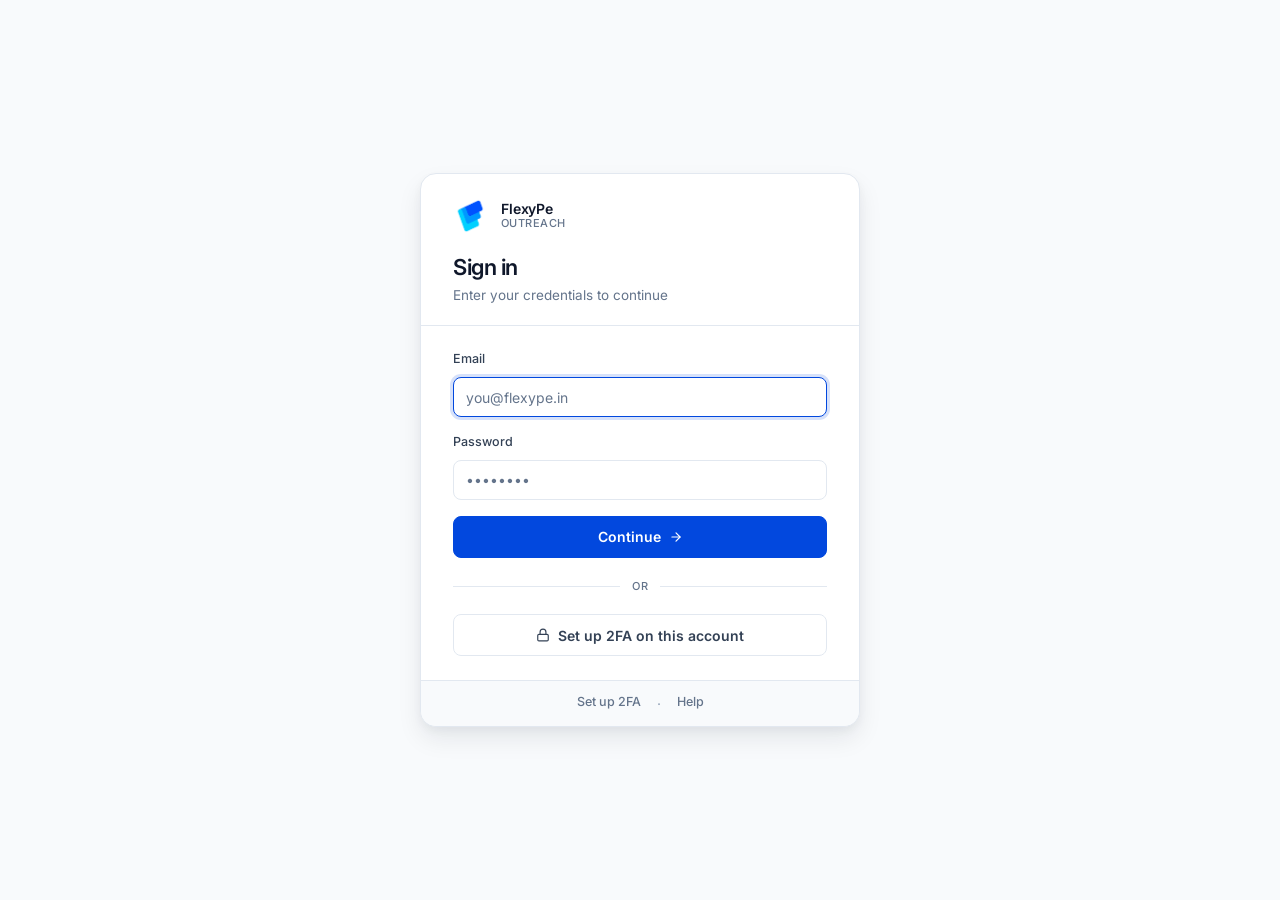
<file: frontend/support.html>
<!DOCTYPE html>
<html lang="en">
<head>
  <meta charset="UTF-8">
  <meta name="viewport" content="width=device-width, initial-scale=1.0">
  <meta name="theme-color" content="#FFFFFF">
  <title>Support Dashboard — FlexyPe</title>

  <link rel="preconnect" href="https://fonts.googleapis.com">
  <link rel="preconnect" href="https://fonts.gstatic.com" crossorigin>
  <link href="https://fonts.googleapis.com/css2?family=Inter:wght@400;500;600;700&family=JetBrains+Mono:wght@400;500;600&display=swap" rel="stylesheet">

  <link rel="stylesheet" href="css/styles.css">
  <link rel="icon" type="image/png" href="FlexyPe_logo.png">
  <script src="js/guard.js"></script>
</head>
<body>

  <!-- ═══════════════════════════════════════════════
       SIDEBAR
       ═══════════════════════════════════════════════ -->
  <aside class="sidebar" id="sidebar" aria-label="Primary navigation">
    <div class="sidebar-logo">
      <img src="FlexyPe_logo.png" alt="FlexyPe Logo" class="sidebar-logo-img">
      <div class="logo-text">
        <span class="logo-name">FlexyPe</span>
        <span class="logo-sub">Support</span>
      </div>
      <button class="sidebar-toggle-btn" id="sidebarToggleBtn" aria-label="Toggle Sidebar">
        <svg width="14" height="14" viewBox="0 0 24 24" fill="none" stroke="currentColor" stroke-width="2.5" stroke-linecap="round" stroke-linejoin="round">
          <polyline points="15 18 9 12 15 6"></polyline>
        </svg>
      </button>
    </div>

    <nav class="sidebar-nav" aria-label="Main">
      <a href="index.html" class="nav-item" data-route="dashboard">
        <svg width="16" height="16" viewBox="0 0 24 24" fill="none" stroke="currentColor" stroke-width="2" stroke-linecap="round" stroke-linejoin="round" aria-hidden="true">
          <rect x="3" y="3" width="7" height="9" rx="1"/>
          <rect x="14" y="3" width="7" height="5" rx="1"/>
          <rect x="14" y="12" width="7" height="9" rx="1"/>
          <rect x="3" y="16" width="7" height="5" rx="1"/>
        </svg>
        <span>Dashboard</span>
      </a>

      <a href="watchlist.html" class="nav-item" data-route="watchlist">
        <svg width="16" height="16" viewBox="0 0 24 24" fill="none" stroke="currentColor" stroke-width="2" stroke-linecap="round" stroke-linejoin="round" aria-hidden="true">
          <polygon points="12 2 15.09 8.26 22 9.27 17 14.14 18.18 21.02 12 17.77 5.82 21.02 7 14.14 2 9.27 8.91 8.26 12 2"/>
        </svg>
        <span>Watchlist</span>
      </a>

      <a href="outreach.html" class="nav-item" data-route="outreach">
        <svg width="16" height="16" viewBox="0 0 24 24" fill="none" stroke="currentColor" stroke-width="2" stroke-linecap="round" stroke-linejoin="round" aria-hidden="true">
          <rect x="2" y="4" width="20" height="16" rx="2"/>
          <path d="m22 7-8.97 5.7a1.94 1.94 0 0 1-2.06 0L2 7"/>
        </svg>
        <span>Outreach</span>
      </a>

      <a href="changes.html" class="nav-item" data-route="changes">
        <svg width="16" height="16" viewBox="0 0 24 24" fill="none" stroke="currentColor" stroke-width="2" stroke-linecap="round" stroke-linejoin="round" aria-hidden="true">
          <path d="M3 12a9 9 0 0 1 9-9 9.75 9.75 0 0 1 6.74 2.74L21 8"/>
          <path d="M16 3h5v5"/>
          <path d="M21 12a9 9 0 0 1-9 9 9.75 9.75 0 0 1-6.74-2.74L3 16"/>
          <path d="M8 21H3v-5"/>
        </svg>
        <span>Scan Changes</span>
      </a>

      <a href="batch.html" class="nav-item" data-route="batch">
        <svg width="16" height="16" viewBox="0 0 24 24" fill="none" stroke="currentColor" stroke-width="2" stroke-linecap="round" stroke-linejoin="round" aria-hidden="true">
          <path d="M4 22V4c0-.5.2-1 .6-1.4C5 2.2 5.5 2 6 2h12c.5 0 1 .2 1.4.6.4.4.6.9.6 1.4v18"/>
          <path d="M10 6h4"/>
          <path d="M10 10h4"/>
          <path d="M10 14h4"/>
          <path d="M10 18h4"/>
        </svg>
        <span>Batch Scans</span>
      </a>

      <a href="users.html" class="nav-item" id="usersNav" style="display:none">
        <svg width="16" height="16" viewBox="0 0 24 24" fill="none" stroke="currentColor" stroke-width="2">
          <path d="M17 21v-2a4 4 0 0 0-4-4H5a4 4 0 0 0-4 4v2"/>
          <circle cx="9" cy="7" r="4"/>
          <path d="M23 21v-2a4 4 0 0 0-3-3.87"/>
          <path d="M16 3.13a4 4 0 0 1 0 7.75"/>
        </svg>
        <span>Users</span>
      </a>

      <a href="support.html" class="nav-item active" id="supportNav" aria-current="page" style="display:none">
        <svg width="16" height="16" viewBox="0 0 24 24" fill="none" stroke="currentColor" stroke-width="2">
          <path d="M21 11.5a8.38 8.38 0 0 1-.9 3.8 8.5 8.5 0 0 1-7.6 4.7 8.38 8.38 0 0 1-3.8-.9L3 21l1.9-5.7a8.38 8.38 0 0 1-.9-3.8 8.5 8.5 0 0 1 4.7-7.6 8.38 8.38 0 0 1 3.8-.9h.5a8.48 8.48 0 0 1 8 8v.5z"/>
        </svg>
        <span>Support Dashboard</span>
      </a>
    </nav>

    <div class="sidebar-bottom">
      <div class="user-block">
        <div class="user-avatar" id="userAvatar">?</div>
        <div class="user-info">
          <div class="user-email" id="userEmail">—</div>
          <div class="user-status"><span class="status-dot"></span>Signed in</div>
        </div>
        <button class="user-signout" id="signOutBtn" title="Sign out" aria-label="Sign out">
          <svg width="14" height="14" viewBox="0 0 24 24" fill="none" stroke="currentColor" stroke-width="2" stroke-linecap="round" stroke-linejoin="round" aria-hidden="true">
            <path d="M9 21H5a2 2 0 0 1-2-2V5a2 2 0 0 1 2-2h4"/>
            <polyline points="16 17 21 12 16 7"/>
            <line x1="21" y1="12" x2="9" y2="12"/>
          </svg>
        </button>
      </div>
    </div>
  </aside>

  <!-- ═══════════════════════════════════════════════
       MAIN
       ═══════════════════════════════════════════════ -->
  <div class="main-wrap">
    
    <!-- TOPBAR -->
    <header class="topbar" role="banner">
      <div class="topbar-left">
        <nav class="breadcrumb" aria-label="Breadcrumb">
          <h1 class="page-title">Support Dashboard</h1>
        </nav>
      </div>
      <div class="topbar-right">
        <!-- Add standard top right items if needed -->
      </div>
    </header>

    <main class="page page-secondary" id="page-support" role="main">
      
      <!-- CONTROLS -->
      <section class="wl-topbar">
        <div class="wl-stats">
          <h2 style="font-size: 1.1rem; font-weight: 500;">Churned Stores</h2>
        </div>
        <div class="wl-controls">
          <div class="search-box wl-search-box">
            <svg width="14" height="14" viewBox="0 0 24 24" fill="none" stroke="currentColor" stroke-width="2" stroke-linecap="round" stroke-linejoin="round" aria-hidden="true">
              <circle cx="11" cy="11" r="8"/>
              <path d="m21 21-4.35-4.35"/>
            </svg>
            <input type="text" id="supportSearch" placeholder="Search stores…" aria-label="Search">
          </div>
        </div>
      </section>

      <!-- TABLE -->
      <section class="panel table-panel" style="margin-top: 16px; border-radius: 8px;">
        <div class="table-scroll">
          <table id="supportTable">
            <thead>
              <tr>
                <th>Store</th>
                <th>Reason</th>
                <th>Last Scan</th>
                <th>Checkout Removed</th>
                <th>Notes</th>
                <th>Assigned</th>
              </tr>
            </thead>
            <tbody id="supportTbody">
              <tr>
                <td colspan="6" style="text-align: center; color: #888;">Loading churn data...</td>
              </tr>
            </tbody>
          </table>
        </div>
      </section>

    </main>
  </div>

  <!-- Sign-out Modal -->
  <div class="modal-backdrop" id="signOutModal" style="display: none;" aria-hidden="true">
    <div class="modal-content" role="dialog" aria-modal="true" aria-labelledby="modalTitle">
      <h3 id="modalTitle">Sign out</h3>
      <p>Are you sure you want to sign out?</p>
      <div class="modal-actions">
        <button class="btn-ghost" id="modalCancel">Cancel</button>
        <button class="btn-primary" id="modalConfirm">Sign out</button>
      </div>
    </div>
  </div>

  <script src="js/support.js"></script>
</body>
</html>
</file>
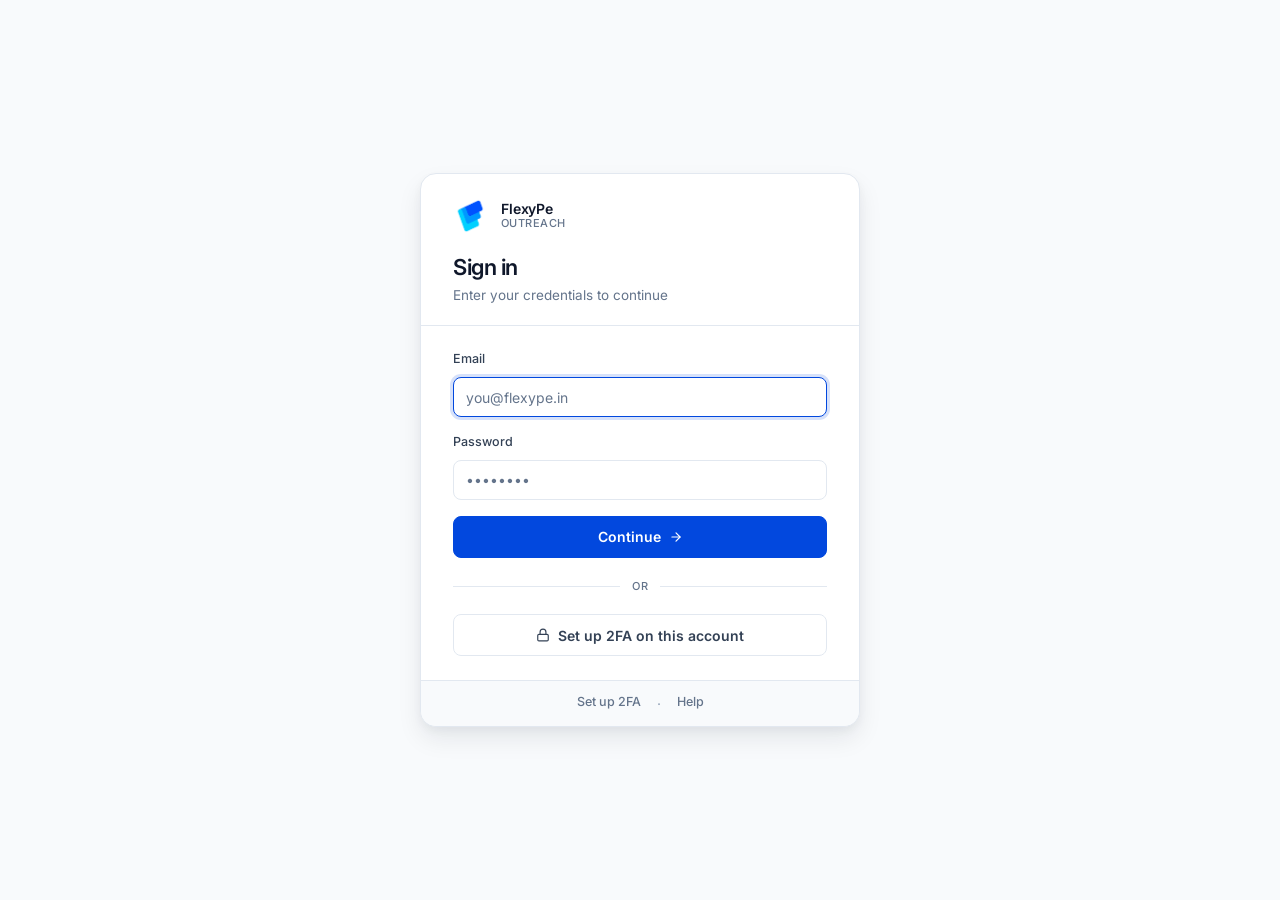
<file: frontend/users.html>
<!DOCTYPE html>
<html lang="en">
<head>
  <meta charset="UTF-8">
  <meta name="viewport" content="width=device-width, initial-scale=1.0">
  <meta name="theme-color" content="#FFFFFF">
  <title>Users — FlexyPe Admin</title>

  <link rel="preconnect" href="https://fonts.googleapis.com">
  <link rel="preconnect" href="https://fonts.gstatic.com" crossorigin>
  <link href="https://fonts.googleapis.com/css2?family=Inter:wght@400;500;600;700&family=JetBrains+Mono:wght@400;500;600&display=swap" rel="stylesheet">

  <link rel="stylesheet" href="css/styles.css">
  <link rel="icon" type="image/png" href="FlexyPe_logo.png">
  <script src="js/guard.js"></script>
  <script>
    // Enforce admin-only access
    window.addEventListener("DOMContentLoaded", () => {
      if (window.FP_currentRole && window.FP_currentRole !== "admin") {
        window.location.replace("dashboard-selector.html");
      }
    });
  </script>
</head>
<body>

  <!-- ═══════════════════════════════════════════════
       SIDEBAR
       ═══════════════════════════════════════════════ -->
  <aside class="sidebar" id="sidebar" aria-label="Primary navigation">
    <div class="sidebar-logo">
      <img src="FlexyPe_logo.png" alt="FlexyPe Logo" class="sidebar-logo-img">
      <div class="logo-text">
        <span class="logo-name">FlexyPe</span>
        <span class="logo-sub">Outreach</span>
      </div>
      <button class="sidebar-toggle-btn" id="sidebarToggleBtn" aria-label="Toggle Sidebar">
        <svg width="14" height="14" viewBox="0 0 24 24" fill="none" stroke="currentColor" stroke-width="2.5" stroke-linecap="round" stroke-linejoin="round">
          <polyline points="15 18 9 12 15 6"></polyline>
        </svg>
      </button>
    </div>

    <nav class="sidebar-nav" aria-label="Main">
      <a href="index.html" class="nav-item" data-route="dashboard">
        <svg width="16" height="16" viewBox="0 0 24 24" fill="none" stroke="currentColor" stroke-width="2" stroke-linecap="round" stroke-linejoin="round" aria-hidden="true">
          <rect x="3" y="3" width="7" height="9" rx="1"/>
          <rect x="14" y="3" width="7" height="5" rx="1"/>
          <rect x="14" y="12" width="7" height="9" rx="1"/>
          <rect x="3" y="16" width="7" height="5" rx="1"/>
        </svg>
        <span>Dashboard</span>
      </a>

      <a href="watchlist.html" class="nav-item" data-route="watchlist">
        <svg width="16" height="16" viewBox="0 0 24 24" fill="none" stroke="currentColor" stroke-width="2" stroke-linecap="round" stroke-linejoin="round" aria-hidden="true">
          <polygon points="12 2 15.09 8.26 22 9.27 17 14.14 18.18 21.02 12 17.77 5.82 21.02 7 14.14 2 9.27 8.91 8.26 12 2"/>
        </svg>
        <span>Watchlist</span>
        <span class="nav-badge" id="navWatchlistCount">0</span>
      </a>

      <a href="outreach.html" class="nav-item" data-route="outreach">
        <svg width="16" height="16" viewBox="0 0 24 24" fill="none" stroke="currentColor" stroke-width="2" stroke-linecap="round" stroke-linejoin="round" aria-hidden="true">
          <rect x="2" y="4" width="20" height="16" rx="2"/>
          <path d="m22 7-8.97 5.7a1.94 1.94 0 0 1-2.06 0L2 7"/>
        </svg>
        <span>Outreach</span>
      </a>

      <a href="changes.html" class="nav-item" data-route="changes">
        <svg width="16" height="16" viewBox="0 0 24 24" fill="none" stroke="currentColor" stroke-width="2" stroke-linecap="round" stroke-linejoin="round" aria-hidden="true">
          <path d="M3 12a9 9 0 0 1 9-9 9.75 9.75 0 0 1 6.74 2.74L21 8"/>
          <path d="M16 3h5v5"/>
          <path d="M21 12a9 9 0 0 1-9 9 9.75 9.75 0 0 1-6.74-2.74L3 16"/>
          <path d="M8 21H3v-5"/>
        </svg>
        <span>Scan Changes</span>
      </a>

      <a href="batch.html" class="nav-item" data-route="batch">
        <svg width="16" height="16" viewBox="0 0 24 24" fill="none" stroke="currentColor" stroke-width="2" stroke-linecap="round" stroke-linejoin="round" aria-hidden="true">
          <path d="M4 22V4c0-.5.2-1 .6-1.4C5 2.2 5.5 2 6 2h12c.5 0 1 .2 1.4.6.4.4.6.9.6 1.4v18"/>
          <path d="M10 6h4"/>
          <path d="M10 10h4"/>
          <path d="M10 14h4"/>
          <path d="M10 18h4"/>
        </svg>
        <span>Batch Scans</span>
      </a>

      <a href="users.html" class="nav-item active" id="usersNav" aria-current="page">
        <svg width="16" height="16" viewBox="0 0 24 24" fill="none" stroke="currentColor" stroke-width="2">
          <path d="M17 21v-2a4 4 0 0 0-4-4H5a4 4 0 0 0-4 4v2"/>
          <circle cx="9" cy="7" r="4"/>
          <path d="M23 21v-2a4 4 0 0 0-3-3.87"/>
          <path d="M16 3.13a4 4 0 0 1 0 7.75"/>
        </svg>
        <span>Users</span>
      </a>
      <a href="support.html" class="nav-item" id="supportNav" style="display:none">
        <svg width="16" height="16" viewBox="0 0 24 24" fill="none" stroke="currentColor" stroke-width="2">
          <path d="M21 11.5a8.38 8.38 0 0 1-.9 3.8 8.5 8.5 0 0 1-7.6 4.7 8.38 8.38 0 0 1-3.8-.9L3 21l1.9-5.7a8.38 8.38 0 0 1-.9-3.8 8.5 8.5 0 0 1 4.7-7.6 8.38 8.38 0 0 1 3.8-.9h.5a8.48 8.48 0 0 1 8 8v.5z"/>
        </svg>
        <span>Support Dashboard</span>
      </a>
    </nav>

    <div class="sidebar-bottom">
      <div class="user-block">
        <div class="user-avatar" id="userAvatar">?</div>
        <div class="user-info">
          <div class="user-email" id="userEmail">—</div>
          <div class="user-status"><span class="status-dot"></span>Signed in</div>
        </div>
        <button class="user-signout" id="signOutBtn" title="Sign out" aria-label="Sign out">
          <svg width="14" height="14" viewBox="0 0 24 24" fill="none" stroke="currentColor" stroke-width="2" stroke-linecap="round" stroke-linejoin="round" aria-hidden="true">
            <path d="M9 21H5a2 2 0 0 1-2-2V5a2 2 0 0 1 2-2h4"/>
            <polyline points="16 17 21 12 16 7"/>
            <line x1="21" y1="12" x2="9" y2="12"/>
          </svg>
        </button>
      </div>
    </div>
  </aside>

  <!-- ═══════════════════════════════════════════════
       MAIN
       ═══════════════════════════════════════════════ -->
  <div class="main-wrap">

    <!-- TOPBAR -->
    <header class="topbar" role="banner">
      <div class="topbar-left">
        <nav class="breadcrumb" aria-label="Breadcrumb">
          <span class="breadcrumb-item">Admin</span>
          <svg class="breadcrumb-sep" width="14" height="14" viewBox="0 0 24 24" fill="none" stroke="currentColor" stroke-width="2" stroke-linecap="round" stroke-linejoin="round" aria-hidden="true">
            <polyline points="9 18 15 12 9 6"/>
          </svg>
          <h1 class="page-title">Users</h1>
        </nav>
      </div>

      <div class="topbar-right">
        <button id="newUserBtn" class="btn-primary">
          + Add User
        </button>
      </div>
    </header>

    <!-- PAGE CONTENT -->
    <main class="page page-secondary" id="page-users" role="main">

      <!-- HEADER ROW: stats -->
      <section class="wl-topbar">
        <div class="wl-stats">
          <div class="wl-stat">
            <span class="wl-stat-num" id="statTotalUsers">0</span>
            <span class="wl-stat-lbl">Total Users</span>
          </div>
          <div class="wl-stat">
            <span class="wl-stat-num" id="statAdmins">0</span>
            <span class="wl-stat-lbl">Admins</span>
          </div>
          <div class="wl-stat">
            <span class="wl-stat-num" id="statSales">0</span>
            <span class="wl-stat-lbl">Sales</span>
          </div>
          <div class="wl-stat">
            <span class="wl-stat-num" id="statSupport">0</span>
            <span class="wl-stat-lbl">Support</span>
          </div>
        </div>
      </section>

      <!-- TABLE AREA -->
      <section class="panel table-panel" style="margin-top: 16px; border-radius: 8px;">
        <div class="table-scroll">
          <table id="usersTable">
            <thead>
              <tr>
                <th style="width: 50px;">Avatar</th>
                <th>Name</th>
                <th>Email</th>
                <th>Role</th>
                <th>Status</th>
                <th>2FA</th>
                <th>Last Login</th>
                <th style="text-align: right;">Actions</th>
              </tr>
            </thead>
            <tbody id="usersTbody">
              <!-- Populated via JS -->
            </tbody>
          </table>
        </div>
      </section>

    </main>

  </div>

  <!-- Sign-out Modal -->
  <div class="modal-backdrop" id="signOutModal" style="display: none;" aria-hidden="true">
    <div class="modal-content" role="dialog" aria-modal="true" aria-labelledby="modalTitle">
      <h3 id="modalTitle">Sign out</h3>
      <p>Are you sure you want to sign out of FlexyPe Outreach?</p>
      <div class="modal-actions">
        <button class="btn-ghost" id="modalCancel">Cancel</button>
        <button class="btn-primary" id="modalConfirm">Sign out</button>
      </div>
    </div>
  </div>

  <!-- Add User Modal -->
  <div class="modal-backdrop" id="addUserModal" style="display: none;" aria-hidden="true">
    <div class="modal-content" role="dialog" aria-modal="true" style="min-width: 400px; text-align: left;">
      <h3>New User</h3>
      <div style="display: flex; flex-direction: column; gap: 12px; margin-top: 16px;">
        <div>
          <label style="display: block; font-size: 0.85rem; color: #888; margin-bottom: 4px;">Name</label>
          <input type="text" id="addName" class="form-input" style="width: 100%; padding: 8px; border-radius: 4px; border: 1px solid rgba(255,255,255,0.1); background: rgba(255,255,255,0.05); color: #fff;">
        </div>
        <div>
          <label style="display: block; font-size: 0.85rem; color: #888; margin-bottom: 4px;">Email</label>
          <input type="email" id="addEmail" class="form-input" style="width: 100%; padding: 8px; border-radius: 4px; border: 1px solid rgba(255,255,255,0.1); background: rgba(255,255,255,0.05); color: #fff;">
        </div>
        <div>
          <label style="display: block; font-size: 0.85rem; color: #888; margin-bottom: 4px;">Password</label>
          <input type="password" id="addPassword" class="form-input" style="width: 100%; padding: 8px; border-radius: 4px; border: 1px solid rgba(255,255,255,0.1); background: rgba(255,255,255,0.05); color: #fff;">
        </div>
        <div>
          <label style="display: block; font-size: 0.85rem; color: #888; margin-bottom: 4px;">Role</label>
          <select id="addRole" style="width: 100%; padding: 8px; border-radius: 4px; border: 1px solid rgba(255,255,255,0.1); background: rgba(255,255,255,0.05); color: #fff;">
            <option value="admin">Admin</option>
            <option value="salesteammember">Sales</option>
            <option value="supportteammember">Support</option>
          </select>
        </div>
      </div>
      <div class="modal-actions" style="margin-top: 24px;">
        <button class="btn-ghost" id="addCancel">Cancel</button>
        <button class="btn-primary" id="addSubmit">Create User</button>
      </div>
    </div>
  </div>

  <!-- Edit User Modal -->
  <div class="modal-backdrop" id="editUserModal" style="display: none;" aria-hidden="true">
    <div class="modal-content" role="dialog" aria-modal="true" style="min-width: 400px; text-align: left;">
      <h3 id="editTitle">Edit User</h3>
      <div style="display: flex; flex-direction: column; gap: 12px; margin-top: 16px;">
        <input type="hidden" id="editOriginalEmail">
        
        <div>
          <label style="display: block; font-size: 0.85rem; color: #888; margin-bottom: 4px;">Name</label>
          <input type="text" id="editName" class="form-input" style="width: 100%; padding: 8px; border-radius: 4px; border: 1px solid rgba(255,255,255,0.1); background: rgba(255,255,255,0.05); color: #fff;">
        </div>
        <div>
          <label style="display: block; font-size: 0.85rem; color: #888; margin-bottom: 4px;">Email</label>
          <input type="email" id="editEmail" disabled style="width: 100%; padding: 8px; border-radius: 4px; border: 1px solid rgba(255,255,255,0.1); background: rgba(255,255,255,0.02); color: #666; cursor: not-allowed;">
        </div>
        <div>
          <label style="display: block; font-size: 0.85rem; color: #888; margin-bottom: 4px;">Role</label>
          <select id="editRole" style="width: 100%; padding: 8px; border-radius: 4px; border: 1px solid rgba(255,255,255,0.1); background: rgba(255,255,255,0.05); color: #fff;">
            <option value="admin">Admin</option>
            <option value="salesteammember">Sales</option>
            <option value="supportteammember">Support</option>
          </select>
        </div>
        
        <div style="border-top: 1px solid rgba(255,255,255,0.1); margin-top: 8px; padding-top: 16px;">
          <label style="display: block; font-size: 0.85rem; color: #888; margin-bottom: 8px;">Password</label>
          <div style="display: flex; gap: 8px;">
            <input type="password" id="editPassword" placeholder="New Password" style="flex: 1; padding: 8px; border-radius: 4px; border: 1px solid rgba(255,255,255,0.1); background: rgba(255,255,255,0.05); color: #fff;">
            <button id="editResetPasswordBtn" class="btn-outline">Reset Password</button>
          </div>
        </div>

        <div style="border-top: 1px solid rgba(255,255,255,0.1); margin-top: 8px; padding-top: 16px;">
          <label style="display: block; font-size: 0.85rem; color: #888; margin-bottom: 8px;">Account</label>
          <div style="display: flex; align-items: center; justify-content: space-between; margin-bottom: 8px;">
            <span style="font-size: 0.9rem;">Enabled <span id="editEnabledCheck" style="margin-left: 4px; color:#4ade80;">☑</span></span>
            <button id="editToggleActiveBtn" class="btn-ghost" style="padding: 4px 8px; font-size: 0.85rem;">Disable</button>
          </div>
          
          <div style="display: flex; align-items: center; justify-content: space-between; margin-bottom: 8px;">
            <span style="font-size: 0.9rem;">2FA</span>
            <span id="edit2FaStatus" style="font-size: 0.85rem; color:#888;">Disabled</span>
          </div>

          <div style="display: flex; align-items: center; justify-content: space-between; margin-bottom: 8px;">
            <span style="font-size: 0.9rem;">Created</span>
            <span id="editCreated" style="font-size: 0.85rem; color:#888;">...</span>
          </div>

          <div style="display: flex; align-items: center; justify-content: space-between;">
            <span style="font-size: 0.9rem;">Last Login</span>
            <span id="editLastLogin" style="font-size: 0.85rem; color:#888;">...</span>
          </div>
        </div>

      </div>
      <div class="modal-actions" style="margin-top: 24px; justify-content: space-between;">
        <button class="btn-ghost" id="editCancel">Cancel</button>
        <button class="btn-primary" id="editSave">Save</button>
      </div>
    </div>
  </div>

  <script src="js/users.js"></script>
</body>
</html>
</file>
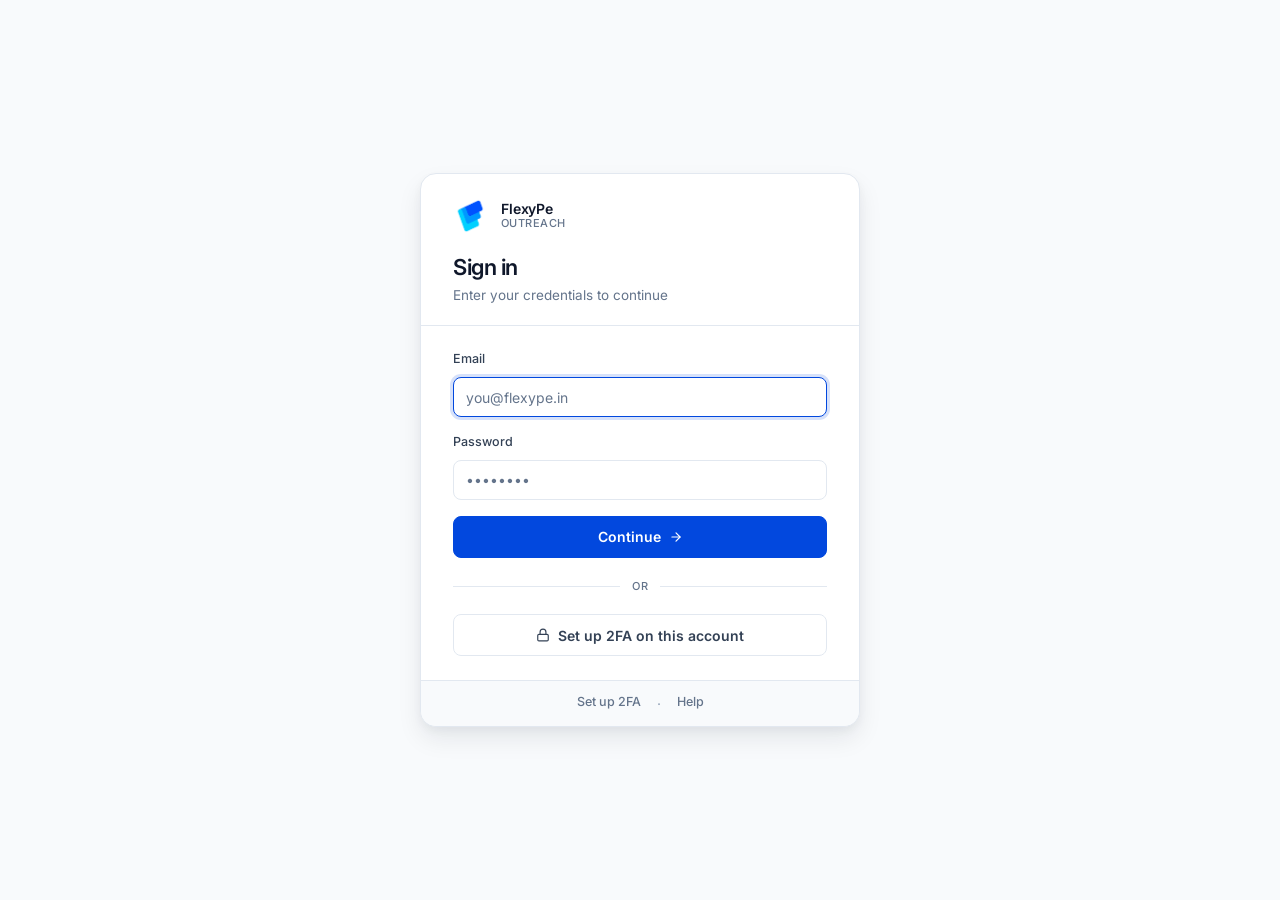
<file: frontend/watchlist.html>
<!DOCTYPE html>
<html lang="en">
<head>
  <meta charset="UTF-8">
  <meta name="viewport" content="width=device-width, initial-scale=1.0">
  <meta name="theme-color" content="#FFFFFF">
  <title>Watchlist — FlexyPe Outreach</title>

  <link rel="preconnect" href="https://fonts.googleapis.com">
  <link rel="preconnect" href="https://fonts.gstatic.com" crossorigin>
  <link href="https://fonts.googleapis.com/css2?family=Inter:wght@400;500;600;700&family=JetBrains+Mono:wght@400;500;600&display=swap" rel="stylesheet">

  <link rel="stylesheet" href="css/styles.css">
  <link rel="icon" type="image/png" href="FlexyPe_logo.png">
  <script src="js/guard.js"></script>
</head>
<body>

  <!-- ═══════════════════════════════════════════════
       SIDEBAR
       ═══════════════════════════════════════════════ -->
  <aside class="sidebar" id="sidebar" aria-label="Primary navigation">
    <div class="sidebar-logo">
      <img src="FlexyPe_logo.png" alt="FlexyPe Logo" class="sidebar-logo-img">
      <div class="logo-text">
        <span class="logo-name">FlexyPe</span>
        <span class="logo-sub">Outreach</span>
      </div>
      <button class="sidebar-toggle-btn" id="sidebarToggleBtn" aria-label="Toggle Sidebar">
        <svg width="14" height="14" viewBox="0 0 24 24" fill="none" stroke="currentColor" stroke-width="2.5" stroke-linecap="round" stroke-linejoin="round">
          <polyline points="15 18 9 12 15 6"></polyline>
        </svg>
      </button>
    </div>

    <nav class="sidebar-nav" aria-label="Main">
      <a href="index.html" class="nav-item" data-route="dashboard">
        <svg width="16" height="16" viewBox="0 0 24 24" fill="none" stroke="currentColor" stroke-width="2" stroke-linecap="round" stroke-linejoin="round" aria-hidden="true">
          <rect x="3" y="3" width="7" height="9" rx="1"/>
          <rect x="14" y="3" width="7" height="5" rx="1"/>
          <rect x="14" y="12" width="7" height="9" rx="1"/>
          <rect x="3" y="16" width="7" height="5" rx="1"/>
        </svg>
        <span>Dashboard</span>
      </a>

      <a href="watchlist.html" class="nav-item active" data-route="watchlist" aria-current="page">
        <svg width="16" height="16" viewBox="0 0 24 24" fill="none" stroke="currentColor" stroke-width="2" stroke-linecap="round" stroke-linejoin="round" aria-hidden="true">
          <polygon points="12 2 15.09 8.26 22 9.27 17 14.14 18.18 21.02 12 17.77 5.82 21.02 7 14.14 2 9.27 8.91 8.26 12 2"/>
        </svg>
        <span>Watchlist</span>
        <span class="nav-badge" id="navWatchlistCount">0</span>
      </a>

      <a href="outreach.html" class="nav-item" data-route="outreach">
        <svg width="16" height="16" viewBox="0 0 24 24" fill="none" stroke="currentColor" stroke-width="2" stroke-linecap="round" stroke-linejoin="round" aria-hidden="true">
          <rect x="2" y="4" width="20" height="16" rx="2"/>
          <path d="m22 7-8.97 5.7a1.94 1.94 0 0 1-2.06 0L2 7"/>
        </svg>
        <span>Outreach</span>
      </a>

      <a href="changes.html" class="nav-item" data-route="changes">
        <svg width="16" height="16" viewBox="0 0 24 24" fill="none" stroke="currentColor" stroke-width="2" stroke-linecap="round" stroke-linejoin="round" aria-hidden="true">
          <path d="M3 12a9 9 0 0 1 9-9 9.75 9.75 0 0 1 6.74 2.74L21 8"/>
          <path d="M16 3h5v5"/>
          <path d="M21 12a9 9 0 0 1-9 9 9.75 9.75 0 0 1-6.74-2.74L3 16"/>
          <path d="M8 21H3v-5"/>
        </svg>
        <span>Scan Changes</span>
      </a>

      <a href="batch.html" class="nav-item" data-route="batch">
        <svg width="16" height="16" viewBox="0 0 24 24" fill="none" stroke="currentColor" stroke-width="2" stroke-linecap="round" stroke-linejoin="round" aria-hidden="true">
          <path d="M4 22V4c0-.5.2-1 .6-1.4C5 2.2 5.5 2 6 2h12c.5 0 1 .2 1.4.6.4.4.6.9.6 1.4v18"/>
          <path d="M10 6h4"/>
          <path d="M10 10h4"/>
          <path d="M10 14h4"/>
          <path d="M10 18h4"/>
        </svg>
        <span>Batch Scans</span>
      </a>
    </nav>

    <div class="sidebar-bottom">
      <div class="user-block">
        <div class="user-avatar" id="userAvatar">?</div>
        <div class="user-info">
          <div class="user-email" id="userEmail">—</div>
          <div class="user-status"><span class="status-dot"></span>Signed in</div>
        </div>
        <button class="user-signout" id="signOutBtn" title="Sign out" aria-label="Sign out">
          <svg width="14" height="14" viewBox="0 0 24 24" fill="none" stroke="currentColor" stroke-width="2" stroke-linecap="round" stroke-linejoin="round" aria-hidden="true">
            <path d="M9 21H5a2 2 0 0 1-2-2V5a2 2 0 0 1 2-2h4"/>
            <polyline points="16 17 21 12 16 7"/>
            <line x1="21" y1="12" x2="9" y2="12"/>
          </svg>
        </button>
      </div>
    </div>
  </aside>

  <!-- ═══════════════════════════════════════════════
       MAIN
       ═══════════════════════════════════════════════ -->
  <div class="main-wrap">

    <!-- TOPBAR -->
    <header class="topbar" role="banner">
      <div class="topbar-left">
        <nav class="breadcrumb" aria-label="Breadcrumb">
          <a href="index.html" class="breadcrumb-link">Outreach</a>
          <svg class="breadcrumb-sep" width="14" height="14" viewBox="0 0 24 24" fill="none" stroke="currentColor" stroke-width="2" stroke-linecap="round" stroke-linejoin="round" aria-hidden="true">
            <polyline points="9 18 15 12 9 6"/>
          </svg>
          <h1 class="page-title">Watchlist</h1>
        </nav>
      </div>

      <div class="topbar-right">
        <a href="index.html" class="btn-outline">
          <svg width="14" height="14" viewBox="0 0 24 24" fill="none" stroke="currentColor" stroke-width="2" stroke-linecap="round" stroke-linejoin="round" aria-hidden="true">
            <path d="M19 12H5"/>
            <polyline points="12 19 5 12 12 5"/>
          </svg>
          <span>Back to Dashboard</span>
        </a>
      </div>
    </header>

    <!-- PAGE CONTENT -->
    <main class="page page-secondary" id="page-watchlist" role="main">

      <!-- HEADER ROW: stats + controls -->
      <section class="wl-topbar">
        <div class="wl-stats">
          <div class="wl-stat">
            <span class="wl-stat-num" id="wlTotal">0</span>
            <span class="wl-stat-lbl">Active leads</span>
          </div>
          <div class="wl-stat">
            <span class="wl-stat-num" id="wlLive">0</span>
            <span class="wl-stat-lbl">Live checkouts</span>
          </div>
          <div class="wl-stat">
            <span class="wl-stat-num" id="wlHot">0</span>
            <span class="wl-stat-lbl">Hot leads</span>
          </div>
          <div class="wl-stat">
            <span class="wl-stat-num" id="wlContacted">0</span>
            <span class="wl-stat-lbl">Contacted</span>
          </div>
        </div>

        <div class="wl-controls">
          <div class="search-box wl-search-box">
            <svg width="14" height="14" viewBox="0 0 24 24" fill="none" stroke="currentColor" stroke-width="2" stroke-linecap="round" stroke-linejoin="round" aria-hidden="true">
              <circle cx="11" cy="11" r="8"/>
              <path d="m21 21-4.35-4.35"/>
            </svg>
            <input type="text" id="wlSearch" placeholder="Filter by domain…" aria-label="Filter watchlist">
          </div>

          <div class="select-wrapper">
            <select id="wlStatusFilter" aria-label="Filter by status">
              <option value="">All statuses</option>
              <option value="Not Contacted">Not Contacted</option>
              <option value="Contacted">Contacted</option>
              <option value="Replied">Replied</option>
            </select>
          </div>

          <div class="select-wrapper">
            <select id="wlSort" aria-label="Sort by">
              <option value="score">Sort by lead score</option>
              <option value="domain">Sort by domain</option>
              <option value="status">Sort by status</option>
              <option value="added">Sort by date added</option>
            </select>
          </div>
        </div>
      </section>

      <!-- BULK ACTIONS BAR -->
      <div class="wl-bulk-bar" id="wlBulkBar" hidden>
        <div class="wl-bulk-left">
          <span class="wl-bulk-count" id="wlBulkCount">0 selected</span>
        </div>
        <div class="wl-bulk-actions">
          <button class="btn-bulk btn-bulk-outline" id="wlBulkClear">Clear selection</button>
          <button class="btn-bulk btn-bulk-outline" id="wlBulkOpen">Open websites</button>
          <button class="btn-bulk btn-bulk-danger" id="wlBulkRemove">Remove from watchlist</button>
          <button class="btn-bulk btn-bulk-primary" id="wlBulkExport">Export CSV</button>
        </div>
      </div>

      <!-- WATCHLIST GRID -->
      <section class="wl-grid" id="wlGrid" aria-label="Watchlist cards"></section>

      <!-- EMPTY STATE -->
      <div class="wl-empty" id="wlEmpty" hidden>
        <svg width="48" height="48" viewBox="0 0 24 24" fill="none" stroke="currentColor" stroke-width="1.5" stroke-linecap="round" stroke-linejoin="round" aria-hidden="true">
          <polygon points="12 2 15.09 8.26 22 9.27 17 14.14 18.18 21.02 12 17.77 5.82 21.02 7 14.14 2 9.27 8.91 8.26 12 2"/>
        </svg>
        <div class="wl-empty-title">Your watchlist is empty</div>
        <div class="wl-empty-sub">Add merchants to your watchlist from the main dashboard to monitor them here.</div>
      </div>

    </main>
  </div>

  <div id="loaderOverlay" class="loader-overlay" role="status" aria-live="polite">
    <div class="loader-box">
      <div class="loader-brand">
        <img src="FlexyPe_logo.png" alt="FlexyPe Logo" class="loader-logo-img">
        <span class="loader-brand-name">FlexyPe</span>
      </div>
      <div class="loader-label" id="loaderText">Verifying your account</div>
      <div class="loader-sub" id="loaderStatus">This will only take a moment</div>
      <div class="loader-track"><div class="loader-fill" id="loaderProgressBar"></div></div>
    </div>
  </div>

  <!-- SIGN OUT MODAL -->
  <div id="signOutModal" class="modal-overlay" role="dialog" aria-modal="true" aria-labelledby="signOutTitle" hidden>
    <div class="modal-box">
      <div class="modal-title" id="signOutTitle">Sign out?</div>
      <div class="modal-sub">You'll need your password and authenticator code to sign back in.</div>
      <div class="modal-actions">
        <button class="modal-btn modal-btn-ghost" id="modalCancel">Cancel</button>
        <button class="modal-btn modal-btn-danger" id="modalConfirm">Sign out</button>
      </div>
    </div>
  </div>

  <div id="toast" class="toast" role="status" aria-live="polite"></div>

  <script src="js/auth.js"></script>
  <script src="js/watchlist.js"></script>
</body>
</html>
</file>
<file: frontend/css/styles.css>
/* ============================================================================
   FlexyPe Outreach — Design System v5 (Light Enterprise)
   Inspired by Stripe, Linear, Vercel, Shopify Admin
   ============================================================================ */

/* ---------------------------------------------------------------------------
   1. RESET
   --------------------------------------------------------------------------- */

*, *::before, *::after { margin: 0; padding: 0; box-sizing: border-box; }

html, body { height: 100%; }

img, svg, video { display: block; max-width: 100%; }

button, input, select, textarea {
  font: inherit;
  color: inherit;
}

button { background: none; border: none; cursor: pointer; }

a { color: inherit; text-decoration: none; }

[hidden] { display: none !important; }

/* ---------------------------------------------------------------------------
   2. DESIGN TOKENS
   --------------------------------------------------------------------------- */

:root {
  /* Brand */
  --primary:          #0248DE;
  --primary-hover:    #013BB8;
  --primary-active:   #012E94;
  --primary-soft:     #EEF3FD;
  --primary-soft-2:   #DBE6FB;
  --secondary:        #0680D6;
  --accent-c:         #09ADD6;

  /* Neutrals */
  --surface:          #FFFFFF;
  --bg:               #F8FAFC;
  --subtle:           #F1F5F9;
  --hover:            #F8FAFC;
  --border:           #E2E8F0;
  --border-strong:    #CBD5E1;
  --border-soft:      #EEF1F5;

  /* Text */
  --text:             #0F172A;
  --text-secondary:   #334155;
  --text-muted:       #64748B;
  --text-faint:       #94A3B8;
  --text-inverse:     #FFFFFF;

  /* Status */
  --success:          #10B981;
  --success-hover:    #059669;
  --success-soft:     #ECFDF5;
  --success-border:   #A7F3D0;

  --warning:          #F59E0B;
  --warning-hover:    #D97706;
  --warning-soft:     #FFFBEB;
  --warning-border:   #FDE68A;

  --error:            #EF4444;
  --error-hover:      #DC2626;
  --error-soft:       #FEF2F2;
  --error-border:     #FECACA;

  --info:             #0248DE;
  --info-soft:        #EEF3FD;
  --info-border:      #DBE6FB;

  /* Score / priority extras */
  --orange:           #F97316;
  --orange-soft:      #FFF7ED;
  --orange-border:    #FED7AA;

  /* Spacing (8pt scale) */
  --sp-1:  4px;
  --sp-2:  8px;
  --sp-3:  12px;
  --sp-4:  16px;
  --sp-5:  20px;
  --sp-6:  24px;
  --sp-8:  32px;
  --sp-10: 40px;
  --sp-12: 48px;
  --sp-16: 64px;

  /* Radius */
  --r-sm:   6px;
  --r-md:   8px;
  --r-lg:   12px;
  --r-xl:   16px;
  --r-pill: 9999px;

  /* Elevation (restrained) */
  --shadow-xs:  0 1px 2px rgba(15, 23, 42, 0.04);
  --shadow-sm:  0 1px 3px rgba(15, 23, 42, 0.06), 0 1px 2px rgba(15, 23, 42, 0.04);
  --shadow-md:  0 4px 12px rgba(15, 23, 42, 0.06), 0 2px 4px rgba(15, 23, 42, 0.04);
  --shadow-lg:  0 12px 24px rgba(15, 23, 42, 0.08), 0 4px 8px rgba(15, 23, 42, 0.04);
  --shadow-focus: 0 0 0 3px rgba(2, 72, 222, 0.16);
  --shadow-focus-error: 0 0 0 3px rgba(239, 68, 68, 0.18);

  /* Layout */
  --sidebar-w:        240px;
  --sidebar-w-mini:   64px;
  --topbar-h:         60px;

  /* Motion */
  --t:    150ms cubic-bezier(0.4, 0, 0.2, 1);
  --t-md: 200ms cubic-bezier(0.4, 0, 0.2, 1);
  --t-lg: 250ms cubic-bezier(0.4, 0, 0.2, 1);

  /* Fonts */
  --font-sans: 'Inter', -apple-system, BlinkMacSystemFont, 'SF Pro Display', 'Segoe UI', Roboto, sans-serif;
  --font-mono: 'JetBrains Mono', ui-monospace, 'SF Mono', Menlo, Consolas, monospace;

  /* ---- Legacy aliases (preserve compatibility with inline JS styles) ---- */
  --bg-legacy:    var(--bg);
  --s0:           var(--bg);              /* deepest bg */
  --s1:           var(--surface);         /* card surface */
  --s2:           var(--subtle);          /* input/secondary */
  --s3:           var(--border-soft);     /* hover surface */
  --s4:           var(--border);          /* divider */
  --b1:           var(--border);          /* primary border */
  --b2:           var(--border-strong);
  --b3:           var(--border-strong);
  --t1:           var(--text);
  --t2:           var(--text-secondary);
  --t3:           var(--text-muted);
  --accent:       var(--primary);
  --accent-h:     var(--primary-hover);
  --accent-dim:   var(--primary-soft);
  --accent-glow:  rgba(2, 72, 222, 0.18);
  --green:        var(--success);
  --green-dim:    var(--success-soft);
  --amber:        var(--warning);
  --amber-dim:    var(--warning-soft);
  --red:          var(--error);
  --red-dim:      var(--error-soft);
  --r:            var(--r-md);
}

/* ---------------------------------------------------------------------------
   3. BASE & TYPOGRAPHY
   --------------------------------------------------------------------------- */

body {
  font-family: var(--font-sans);
  font-size: 14px;
  line-height: 1.5;
  color: var(--text);
  background: var(--bg);
  -webkit-font-smoothing: antialiased;
  -moz-osx-font-smoothing: grayscale;
  display: flex;
  height: 100vh;
  overflow: hidden;
  font-feature-settings: 'cv11', 'ss01', 'ss03';
}

h1, h2, h3, h4, h5, h6 {
  font-weight: 600;
  letter-spacing: -0.01em;
  color: var(--text);
}

::selection { background: var(--primary-soft-2); color: var(--text); }

/* ---------------------------------------------------------------------------
   4. APP SHELL
   --------------------------------------------------------------------------- */

.sidebar {
  width: var(--sidebar-w);
  height: 100vh;
  background: var(--surface);
  border-right: 1px solid var(--border);
  display: flex;
  flex-direction: column;
  flex-shrink: 0;
  position: fixed;
  left: 0; top: 0;
  z-index: 100;
}

.sidebar-logo {
  height: var(--topbar-h);
  display: flex;
  align-items: center;
  gap: var(--sp-3);
  padding: 0 var(--sp-5);
  border-bottom: 1px solid var(--border);
  flex-shrink: 0;
}

.logo-mark {
  width: 32px;
  height: 32px;
  background: var(--primary);
  border-radius: var(--r-md);
  display: flex;
  align-items: center;
  justify-content: center;
  flex-shrink: 0;
}
.logo-f {
  font-weight: 700;
  font-size: 15px;
  color: #fff;
  line-height: 1;
}
.sidebar-logo-img {
  width: 32px;
  height: 32px;
  object-fit: contain;
  border-radius: var(--r-md);
  flex-shrink: 0;
}
.logo-text {
  display: flex;
  flex-direction: column;
  line-height: 1.2;
  min-width: 0;
}
.logo-name {
  font-size: 14px;
  font-weight: 600;
  color: var(--text);
  letter-spacing: -0.01em;
}
.logo-sub {
  font-size: 11px;
  color: var(--text-muted);
  letter-spacing: 0.04em;
  text-transform: uppercase;
  font-weight: 500;
}

.sidebar-nav {
  flex: 1;
  padding: var(--sp-4) var(--sp-3);
  display: flex;
  flex-direction: column;
  gap: 2px;
  overflow-y: auto;
}

.sidebar-bottom {
  padding: var(--sp-3);
  border-top: 1px solid var(--border);
}

/* Nav items */
.nav-item {
  height: 36px;
  display: flex;
  align-items: center;
  gap: var(--sp-3);
  padding: 0 var(--sp-3);
  border-radius: var(--r-md);
  color: var(--text-secondary);
  font-size: 13.5px;
  font-weight: 500;
  white-space: nowrap;
  overflow: hidden;
  cursor: pointer;
  position: relative;
  transition: color var(--t), background-color var(--t);
}
.nav-item svg { flex-shrink: 0; color: var(--text-muted); transition: color var(--t); }
.nav-item span:not(.nav-badge):not(.nav-soon) {
  flex: 1;
  overflow: hidden;
  text-overflow: ellipsis;
}

.nav-item:hover {
  color: var(--text);
  background: var(--subtle);
}
.nav-item:hover svg { color: var(--text-secondary); }

.nav-item.active {
  color: var(--primary);
  background: var(--primary-soft);
  font-weight: 600;
}
.nav-item.active svg { color: var(--primary); }
.nav-item.active::before {
  content: '';
  position: absolute;
  left: -3px;
  top: 8px;
  bottom: 8px;
  width: 3px;
  background: var(--primary);
  border-radius: 0 2px 2px 0;
}

.nav-item.disabled {
  opacity: 0.5;
  cursor: not-allowed;
  pointer-events: none;
}

.nav-badge {
  font-size: 11px;
  font-weight: 600;
  background: var(--subtle);
  color: var(--text-muted);
  padding: 1px 7px;
  border-radius: var(--r-pill);
  min-width: 20px;
  text-align: center;
  font-family: var(--font-mono);
  font-feature-settings: 'tnum';
  line-height: 1.4;
}
.nav-item.active .nav-badge {
  background: var(--primary);
  color: #fff;
}

.nav-soon {
  font-size: 9.5px;
  font-weight: 600;
  background: var(--subtle);
  color: var(--text-muted);
  padding: 2px 6px;
  border-radius: var(--r-pill);
  letter-spacing: 0.04em;
  text-transform: uppercase;
}

/* User block */
.user-block {
  display: flex;
  align-items: center;
  gap: var(--sp-3);
  padding: var(--sp-2) var(--sp-3);
  border-radius: var(--r-md);
  background: var(--subtle);
  border: 1px solid var(--border);
  transition: background var(--t), border-color var(--t);
  width: 100%;
}
.user-block:hover {
  background: var(--surface);
  border-color: var(--border-strong);
}

.user-avatar {
  width: 30px;
  height: 30px;
  border-radius: var(--r-pill);
  background: var(--primary);
  color: #fff;
  display: flex;
  align-items: center;
  justify-content: center;
  font-size: 12px;
  font-weight: 600;
  flex-shrink: 0;
  text-transform: uppercase;
}

.user-info {
  flex: 1;
  min-width: 0;
  line-height: 1.3;
  display: block;
}
.user-email {
  font-size: 12px;
  font-weight: 500;
  color: var(--text);
  white-space: nowrap;
  overflow: hidden;
  text-overflow: ellipsis;
}
.user-status {
  font-size: 11px;
  color: var(--text-muted);
  display: flex;
  align-items: center;
  gap: var(--sp-1);
  margin-top: 2px;
}
.status-dot {
  width: 6px;
  height: 6px;
  border-radius: 50%;
  background: var(--success);
  flex-shrink: 0;
}

.user-signout {
  background: transparent;
  border: 1px solid var(--border);
  border-radius: var(--r-sm);
  color: var(--text-muted);
  width: 28px;
  height: 28px;
  display: flex;
  align-items: center;
  justify-content: center;
  cursor: pointer;
  flex-shrink: 0;
  transition: all var(--t);
}
.user-signout:hover {
  color: var(--error);
  border-color: var(--error-border);
  background: var(--error-soft);
}

/* Main wrap */
.main-wrap {
  margin-left: var(--sidebar-w);
  flex: 1;
  display: flex;
  flex-direction: column;
  min-width: 0;
  height: 100vh;
  overflow: hidden;
}

/* ---------------------------------------------------------------------------
   5. TOPBAR
   --------------------------------------------------------------------------- */

.topbar {
  height: var(--topbar-h);
  background: var(--surface);
  border-bottom: 1px solid var(--border);
  display: flex;
  align-items: center;
  gap: var(--sp-4);
  padding: 0 var(--sp-6);
  flex-shrink: 0;
  position: sticky;
  top: 0;
  z-index: 50;
}

.topbar-left { flex-shrink: 0; }
.page-title {
  font-size: 18px;
  font-weight: 600;
  color: var(--text);
  letter-spacing: -0.02em;
}

.topbar-center {
  flex: 1;
  display: flex;
  justify-content: center;
  min-width: 0;
}

.search-box {
  position: relative;
  display: flex;
  align-items: center;
  width: 100%;
  max-width: 480px;
}
.search-box svg {
  position: absolute;
  left: 13px;
  top: 50% !important;
  transform: translateY(-50%) !important;
  color: var(--text-muted);
  pointer-events: none;
  z-index: 1;
}
.search-box input,
.search-box input[type="text"] {
  width: 100% !important;
  background: var(--bg) !important;
  border: 1px solid var(--border) !important;
  border-radius: var(--r-md) !important;
  color: var(--text) !important;
  font-size: 13.5px !important;
  padding: 0 14px 0 40px !important;
  height: 36px !important;
  transition: border-color var(--t), background var(--t), box-shadow var(--t) !important;
}
.search-box input:hover,
.search-box input[type="text"]:hover {
  border-color: var(--border-strong) !important;
  background: var(--surface) !important;
}
.search-box input:focus,
.search-box input[type="text"]:focus {
  outline: none !important;
  border-color: var(--primary) !important;
  background: var(--surface) !important;
  box-shadow: var(--shadow-focus) !important;
}
.search-box input::placeholder,
.search-box input[type="text"]::placeholder {
  color: var(--text-muted) !important;
}

.topbar-right {
  display: flex;
  align-items: center;
  gap: var(--sp-2);
  flex-shrink: 0;
}

/* ---------------------------------------------------------------------------
   6. BUTTONS
   --------------------------------------------------------------------------- */

.btn-primary,
.btn-outline,
.btn-ghost,
.btn-scan,
.action-btn,
.modal-btn {
  display: inline-flex;
  align-items: center;
  justify-content: center;
  gap: 6px;
  font-family: inherit;
  font-weight: 500;
  white-space: nowrap;
  cursor: pointer;
  transition: background var(--t), border-color var(--t), color var(--t), box-shadow var(--t);
  user-select: none;
}

.btn-primary {
  background: var(--primary);
  color: #fff;
  border: 1px solid var(--primary);
  border-radius: var(--r-md);
  font-size: 13px;
  font-weight: 600;
  padding: 0 var(--sp-4);
  height: 36px;
}
.btn-primary:hover { background: var(--primary-hover); border-color: var(--primary-hover); }
.btn-primary:active { background: var(--primary-active); }
.btn-primary:focus-visible { outline: none; box-shadow: var(--shadow-focus); }
.btn-primary:disabled { opacity: 0.5; cursor: not-allowed; }

.btn-outline {
  background: var(--surface);
  color: var(--text);
  border: 1px solid var(--border);
  border-radius: var(--r-md);
  font-size: 13px;
  padding: 0 var(--sp-3);
  height: 36px;
}
.btn-outline:hover { background: var(--subtle); border-color: var(--border-strong); }
.btn-outline:focus-visible { outline: none; box-shadow: var(--shadow-focus); }

.btn-ghost {
  background: transparent;
  color: var(--text-secondary);
  border: 1px solid transparent;
  border-radius: var(--r-md);
  font-size: 13px;
  padding: 0 var(--sp-3);
  height: 32px;
}
.btn-ghost:hover { background: var(--subtle); color: var(--text); }
.btn-ghost:focus-visible { outline: none; box-shadow: var(--shadow-focus); }

.btn-scan {
  background: var(--primary);
  color: #fff;
  border: none;
  border-radius: 0 var(--r-md) var(--r-md) 0;
  font-size: 13px;
  font-weight: 600;
  padding: 0 var(--sp-4);
  height: 36px;
}
.btn-scan:hover { background: var(--primary-hover); }
.btn-scan:disabled { opacity: 0.5; cursor: not-allowed; }

/* Action buttons (detail panel) */
.action-btn {
  background: var(--surface);
  border: 1px solid var(--border);
  border-radius: var(--r-md);
  color: var(--text-secondary);
  font-size: 12.5px;
  font-weight: 500;
  padding: 0 var(--sp-3);
  height: 30px;
}
.action-btn:hover {
  color: var(--text);
  border-color: var(--border-strong);
  background: var(--subtle);
}
.action-btn.watchlist-btn:hover {
  color: var(--warning-hover);
  border-color: var(--warning-border);
  background: var(--warning-soft);
}

/* Watchlist toggle in stats row */
.btn-watchlist-toggle {
  display: inline-flex;
  align-items: center;
  gap: 6px;
  background: var(--surface);
  border: 1px solid var(--border);
  border-radius: var(--r-pill);
  color: var(--text-secondary);
  font-size: 12px;
  font-weight: 500;
  padding: 0 var(--sp-3);
  height: 28px;
  cursor: pointer;
  transition: all var(--t);
}
.btn-watchlist-toggle:hover {
  border-color: var(--warning-border);
  color: var(--warning-hover);
  background: var(--warning-soft);
}
.btn-watchlist-toggle.active {
  background: var(--warning-soft);
  border-color: var(--warning-border);
  color: var(--warning-hover);
}

/* ---------------------------------------------------------------------------
   7. FORMS
   --------------------------------------------------------------------------- */

input[type="text"],
input[type="email"],
input[type="password"],
input[type="search"],
input[type="url"],
input[type="tel"],
textarea,
select {
  font-family: var(--font-sans);
  font-size: 13.5px;
  color: var(--text);
  background: var(--surface);
  border: 1px solid var(--border);
  border-radius: var(--r-md);
  padding: 0 12px;
  height: 36px;
  transition: border-color var(--t), box-shadow var(--t), background var(--t);
  width: 100%;
}
textarea {
  padding: 10px 12px;
  height: auto;
  line-height: 1.6;
  resize: vertical;
  min-height: 80px;
}
input::placeholder,
textarea::placeholder { color: var(--text-muted); }

input:hover,
textarea:hover,
select:hover { border-color: var(--border-strong); }

input:focus,
textarea:focus,
select:focus {
  outline: none;
  border-color: var(--primary);
  box-shadow: var(--shadow-focus);
}

input:disabled,
textarea:disabled,
select:disabled {
  background: var(--subtle);
  color: var(--text-muted);
  cursor: not-allowed;
}

/* Selects — chevron */
select {
  -webkit-appearance: none;
  appearance: none;
  padding-right: 32px;
  cursor: pointer;
  background-image: url("data:image/svg+xml,%3Csvg xmlns='http://www.w3.org/2000/svg' width='12' height='12' viewBox='0 0 24 24' fill='none' stroke='%2364748B' stroke-width='2' stroke-linecap='round' stroke-linejoin='round'%3E%3Cpolyline points='6 9 12 15 18 9'/%3E%3C/svg%3E");
  background-repeat: no-repeat;
  background-position: right 10px center;
}

/* Compact selects in topbar */
.topbar-right select {
  height: 36px;
  font-size: 12.5px;
  padding-left: 12px;
  min-width: 0;
  width: auto;
  color: var(--text-secondary);
  background-color: var(--surface);
}

.inline-select {
  height: 28px;
  font-size: 12px;
  padding: 0 26px 0 10px;
  width: auto;
  color: var(--text-secondary);
  border-radius: var(--r-sm);
}

/* ---------------------------------------------------------------------------
   8. PAGE LAYOUT
   --------------------------------------------------------------------------- */

.page {
  flex: 1;
  overflow: hidden;
  display: flex;
  flex-direction: column;
  padding: var(--sp-6);
  gap: var(--sp-4);
  min-height: 0;
}

/* ---------------------------------------------------------------------------
   9. QUICK SCAN STRIP — command-palette style
   --------------------------------------------------------------------------- */

.scan-strip {
  display: flex;
  flex-direction: column;
  align-items: center;
  gap: var(--sp-2);
  padding: var(--sp-4) var(--sp-6);
}

/* The actual pill-shaped input field */
.scan-field {
  position: relative;
  display: flex;
  align-items: center;
  width: 100%;
  max-width: 680px;
  background: var(--bg);
  border: 1.5px solid var(--border);
  border-radius: 999px;
  transition: border-color 0.18s, box-shadow 0.18s, background 0.18s;
  box-shadow: 0 1px 4px rgba(0,0,0,0.04);
}
.scan-field:focus-within,
.scan-field.scanning {
  border-color: var(--primary);
  box-shadow: 0 0 0 3px rgba(2, 72, 222, 0.12), 0 4px 12px rgba(2, 72, 222, 0.08);
  background: var(--surface);
}
.scan-field.scanning {
  border-color: var(--primary);
}

/* Globe icon prefix */
.scan-prefix-icon {
  position: absolute;
  left: 18px;
  top: 50% !important;
  transform: translateY(-50%) !important;
  color: var(--text-muted);
  pointer-events: none;
  flex-shrink: 0;
  transition: color 0.18s;
  z-index: 1;
}
.scan-field:focus-within .scan-prefix-icon,
.scan-field.scanning .scan-prefix-icon {
  color: var(--primary);
}

.scan-input,
.scan-field input.scan-input,
.scan-field input[type="text"].scan-input {
  flex: 1 !important;
  background: transparent !important;
  border: none !important;
  box-shadow: none !important;
  color: var(--text) !important;
  font-family: var(--font-mono) !important;
  font-size: 13.5px !important;
  padding: 0 14px 0 48px !important;
  height: 46px !important;
  letter-spacing: 0.01em;
}
.scan-input:focus,
.scan-field input.scan-input:focus,
.scan-field input[type="text"].scan-input:focus {
  outline: none !important;
  box-shadow: none !important;
  border: none !important;
}
.scan-input::placeholder,
.scan-field input.scan-input::placeholder,
.scan-field input[type="text"].scan-input::placeholder {
  color: var(--text-muted) !important;
  font-family: var(--font-sans) !important;
  font-size: 13px !important;
  font-style: italic !important;
}

/* Circular SVG spinner */
.scan-spinner {
  display: flex;
  align-items: center;
  justify-content: center;
  width: 28px;
  height: 28px;
  flex-shrink: 0;
  margin-right: 4px;
}
.scan-spinner-svg {
  width: 22px;
  height: 22px;
  animation: scanRotate 0.9s linear infinite;
}
.scan-spinner-track {
  stroke: var(--border);
}
.scan-spinner-arc {
  stroke: var(--primary);
  stroke-dasharray: 56;
  stroke-dashoffset: 42;
}
@keyframes scanRotate {
  to { transform: rotate(360deg); }
}

.scan-strip .btn-scan {
  height: 34px;
  font-size: 12.5px;
  padding: 0 18px;
  border-radius: 999px;
  flex-shrink: 0;
  margin-right: 6px;
  font-weight: 600;
}

.scan-status {
  font-size: 12px;
  color: var(--text-muted);
  font-family: var(--font-mono);
  text-align: center;
  height: 16px;
}

/* ---------------------------------------------------------------------------
   10. STATS ROW
   --------------------------------------------------------------------------- */

.stats-row {
  display: flex;
  align-items: center;
  gap: 0;
  background: var(--surface);
  border: 1px solid var(--border);
  border-radius: var(--r-lg);
  padding: 0 var(--sp-4);
  height: 64px;
  flex-shrink: 0;
}

.stat-pill {
  display: flex;
  align-items: baseline;
  gap: var(--sp-2);
  padding: 0 var(--sp-4);
  position: relative;
}

.stat-num {
  font-size: 22px;
  font-weight: 600;
  color: var(--text);
  font-variant-numeric: tabular-nums;
  font-family: var(--font-mono);
  letter-spacing: -0.02em;
  line-height: 1;
}
.live-num  { color: var(--success); }
.amber-num { color: var(--warning); }
.red-num   { color: var(--error); }

.stat-lbl {
  font-size: 11.5px;
  font-weight: 500;
  color: var(--text-muted);
  letter-spacing: 0.01em;
}

.live-dot {
  width: 6px;
  height: 6px;
  border-radius: 50%;
  background: var(--success);
  align-self: center;
}

.stat-divider {
  width: 1px;
  height: 28px;
  background: var(--border);
  flex-shrink: 0;
}

.stat-spacer { flex: 1; }

.lead-count {
  font-size: 12px;
  font-family: var(--font-mono);
  color: var(--text-muted);
  padding-left: var(--sp-4);
  margin-left: var(--sp-2);
  border-left: 1px solid var(--border);
  font-variant-numeric: tabular-nums;
}

/* ---------------------------------------------------------------------------
   11. SPLIT LAYOUT
   --------------------------------------------------------------------------- */

.split {
  display: flex;
  gap: 0;
  flex: 1;
  min-height: 0;
  width: 100%;
}

.resizer {
  width: 8px;
  background: transparent;
  cursor: col-resize;
  flex-shrink: 0;
  position: relative;
  z-index: 10;
}
.resizer::after {
  content: '';
  position: absolute;
  left: 3px;
  top: 0;
  bottom: 0;
  width: 2px;
  background: transparent;
  border-radius: 1px;
  transition: background var(--t);
}
.resizer:hover::after,
.resizer.dragging::after { background: var(--primary); }

.panel {
  background: var(--surface);
  border: 1px solid var(--border);
  border-radius: var(--r-lg);
  overflow: hidden;
  display: flex;
  flex-direction: column;
}

.table-panel { min-height: 0; }
.split .table-panel { width: 48%; flex-shrink: 0; }

/* ---------------------------------------------------------------------------
   12. TABLES
   --------------------------------------------------------------------------- */

.table-scroll {
  overflow: auto;
  flex: 1;
  min-height: 0;
}

table {
  width: 100%;
  border-collapse: separate;
  border-spacing: 0;
}

thead {
  position: sticky;
  top: 0;
  z-index: 10;
  background: var(--surface);
}
thead::after {
  content: '';
  position: absolute;
  left: 0;
  right: 0;
  bottom: 0;
  height: 1px;
  background: var(--border);
}

th {
  background: var(--surface);
  padding: var(--sp-3) var(--sp-4);
  text-align: left;
  font-size: 11px;
  font-weight: 600;
  color: var(--text-muted);
  text-transform: uppercase;
  letter-spacing: 0.06em;
  white-space: nowrap;
  position: relative;
  border-bottom: 1px solid var(--border);
}
th.sortable {
  cursor: pointer;
  user-select: none;
  transition: color var(--t);
}
th.sortable:hover { color: var(--text); }

.sort-icon {
  margin-left: 4px;
  font-size: 11px;
  color: var(--text-faint);
  display: inline-block;
  transition: color var(--t);
  font-family: var(--font-mono);
}
th.sortable:hover .sort-icon { color: var(--text-muted); }

.col-resizer {
  position: absolute;
  top: 0;
  right: 0;
  bottom: 0;
  width: 6px;
  cursor: col-resize;
  user-select: none;
  z-index: 5;
}
.col-resizer:hover,
.col-resizer.dragging { border-right: 2px solid var(--primary); }

td {
  padding: var(--sp-3) var(--sp-4);
  font-size: 13px;
  color: var(--text);
  border-bottom: 1px solid var(--border-soft);
  cursor: pointer;
  transition: background var(--t);
  white-space: nowrap;
  overflow: hidden;
  text-overflow: ellipsis;
  max-width: 200px;
  vertical-align: middle;
}
tbody tr { transition: background var(--t); }
tbody tr:hover td { background: var(--hover); }
tbody tr.active td { background: var(--primary-soft); }
tbody tr.active td:first-child { box-shadow: inset 3px 0 0 var(--primary); }
tbody tr.watchlisted td { background: var(--warning-soft); }
tbody tr.watchlisted:hover td { background: #FEF3CC; }
tbody tr:last-child td { border-bottom: none; }

/* Chips & badges */
.score-chip {
  display: inline-block;
  padding: 2px 8px;
  border-radius: var(--r-pill);
  font-size: 11.5px;
  font-weight: 600;
  font-family: var(--font-mono);
  font-variant-numeric: tabular-nums;
  border: 1px solid;
  line-height: 1.4;
}
.sc-crit { background: var(--error-soft);   color: var(--error-hover);   border-color: var(--error-border); }
.sc-high { background: var(--orange-soft);  color: var(--orange);        border-color: var(--orange-border); }
.sc-med  { background: var(--warning-soft); color: var(--warning-hover); border-color: var(--warning-border); }
.sc-low  { background: var(--subtle);       color: var(--text-muted);    border-color: var(--border); }

.live-chip {
  display: inline-flex;
  align-items: center;
  gap: 6px;
  padding: 2px 8px;
  border-radius: var(--r-pill);
  font-size: 11.5px;
  font-weight: 600;
  background: var(--success-soft);
  color: var(--success-hover);
  border: 1px solid var(--success-border);
  line-height: 1.4;
}
.live-chip::before {
  content: '';
  width: 6px;
  height: 6px;
  border-radius: 50%;
  background: var(--success);
  flex-shrink: 0;
}

.muted-chip {
  color: var(--text-faint);
  font-size: 12px;
}

.pri-chip {
  display: inline-block;
  padding: 2px 8px;
  border-radius: var(--r-pill);
  font-size: 10.5px;
  font-weight: 600;
  letter-spacing: 0.04em;
  text-transform: uppercase;
  border: 1px solid;
  line-height: 1.5;
}
.pri-critical { background: var(--error-soft);   color: var(--error-hover);   border-color: var(--error-border); }
.pri-high     { background: var(--orange-soft);  color: var(--orange);        border-color: var(--orange-border); }
.pri-medium   { background: var(--warning-soft); color: var(--warning-hover); border-color: var(--warning-border); }
.pri-low      { background: var(--subtle);       color: var(--text-muted);    border-color: var(--border); }

.watchlist-star {
  display: inline-flex;
  align-items: center;
  color: var(--warning);
  margin-left: 4px;
}

/* Domain cell */
.domain-cell-wrap {
  display: flex;
  flex-direction: column;
  gap: 2px;
  justify-content: center;
}
.domain-main-name {
  font-weight: 500;
  color: var(--text);
  display: flex;
  align-items: center;
  gap: 6px;
  font-size: 13px;
}
.domain-sub-text {
  font-size: 11px;
  color: var(--text-muted);
  display: flex;
  align-items: center;
  gap: 6px;
  white-space: nowrap;
}
.change-alert-text {
  color: var(--error-hover);
  background: var(--error-soft);
  border: 1px solid var(--error-border);
  border-radius: var(--r-sm);
  padding: 1px 6px;
  font-size: 10px;
  font-weight: 600;
  display: inline-flex;
  align-items: center;
  gap: 2px;
  letter-spacing: 0.02em;
}

.email-thread-shortcut {
  display: inline-flex;
  align-items: center;
  justify-content: center;
  margin-left: 6px;
  cursor: pointer;
  color: var(--primary);
  font-size: 10.5px;
  background: var(--primary-soft);
  border: 1px solid var(--info-border);
  border-radius: var(--r-sm);
  padding: 1px 6px;
  transition: all var(--t);
  font-weight: 500;
  gap: 3px;
}
.email-thread-shortcut:hover {
  background: var(--primary);
  color: #fff;
  border-color: var(--primary);
}

/* ---------------------------------------------------------------------------
   13. TABLE FOOTER / PAGINATION
   --------------------------------------------------------------------------- */

.table-footer {
  display: flex;
  align-items: center;
  justify-content: space-between;
  padding: var(--sp-3) var(--sp-4);
  background: var(--surface);
  border-top: 1px solid var(--border);
  flex-shrink: 0;
  font-size: 12.5px;
  color: var(--text-secondary);
  gap: var(--sp-4);
}

.pagination-size {
  display: flex;
  align-items: center;
  gap: var(--sp-2);
}
.footer-lbl {
  font-size: 11.5px;
  color: var(--text-muted);
  font-weight: 500;
}
#pageSizeSelect {
  height: 30px;
  width: auto;
  padding: 0 28px 0 10px;
  font-size: 12.5px;
}

.pagination-info {
  font-variant-numeric: tabular-nums;
  color: var(--text-muted);
}

.pagination-actions {
  display: flex;
  align-items: center;
  gap: var(--sp-2);
}
.pagination-btn {
  background: var(--surface);
  border: 1px solid var(--border);
  color: var(--text-secondary);
  width: 28px;
  height: 28px;
  border-radius: var(--r-sm);
  display: flex;
  align-items: center;
  justify-content: center;
  cursor: pointer;
  transition: all var(--t);
}
.pagination-btn:hover:not(:disabled) {
  color: var(--text);
  border-color: var(--border-strong);
  background: var(--subtle);
}
.pagination-btn:disabled {
  opacity: 0.4;
  cursor: not-allowed;
}
.pagination-current-page {
  font-weight: 600;
  color: var(--text);
  font-family: var(--font-mono);
  font-variant-numeric: tabular-nums;
  min-width: 24px;
  text-align: center;
}

/* ---------------------------------------------------------------------------
   14. DETAIL PANEL
   --------------------------------------------------------------------------- */

.detail-panel {
  flex: 1;
  min-width: 0;
  overflow-y: auto;
  padding: var(--sp-5);
  margin-left: 0;
}

.detail-header {
  display: flex;
  justify-content: space-between;
  align-items: flex-start;
  gap: var(--sp-3);
  padding-bottom: var(--sp-4);
  margin-bottom: var(--sp-4);
  border-bottom: 1px solid var(--border);
}

.detail-domain-wrap { min-width: 0; flex: 1; }
.detail-domain-wrap h2 {
  font-size: 18px;
  font-weight: 600;
  color: var(--text);
  letter-spacing: -0.02em;
  word-break: break-all;
}

.detail-meta {
  display: flex;
  align-items: center;
  gap: var(--sp-2);
  margin-top: var(--sp-1);
  flex-wrap: wrap;
}

.shopify-tag {
  font-size: 10.5px;
  font-weight: 600;
  padding: 2px 8px;
  border-radius: var(--r-pill);
  background: var(--primary-soft);
  color: var(--primary);
  border: 1px solid var(--info-border);
}
.meta-date {
  font-size: 11.5px;
  color: var(--text-muted);
}

.priority-badge {
  display: inline-flex;
  align-items: center;
  padding: 3px 10px;
  border-radius: var(--r-pill);
  font-size: 10.5px;
  font-weight: 600;
  letter-spacing: 0.04em;
  text-transform: uppercase;
  flex-shrink: 0;
  border: 1px solid;
}
.priority-badge.priority-critical { background: var(--error-soft);   color: var(--error-hover);   border-color: var(--error-border); }
.priority-badge.priority-high     { background: var(--orange-soft);  color: var(--orange);        border-color: var(--orange-border); }
.priority-badge.priority-medium   { background: var(--warning-soft); color: var(--warning-hover); border-color: var(--warning-border); }
.priority-badge.priority-low      { background: var(--subtle);       color: var(--text-muted);    border-color: var(--border); }

/* Detail actions */
.detail-actions {
  display: flex;
  flex-wrap: wrap;
  gap: var(--sp-2);
  margin-bottom: var(--sp-5);
}

/* Detail blocks */
.detail-block {
  padding: var(--sp-4) 0;
  border-bottom: 1px solid var(--border-soft);
}
.detail-block:last-child { border-bottom: none; }

.block-title {
  font-size: 11px;
  font-weight: 600;
  color: var(--text-muted);
  text-transform: uppercase;
  letter-spacing: 0.06em;
  display: flex;
  align-items: center;
  gap: var(--sp-2);
  margin-bottom: var(--sp-3);
}

.block-title-row {
  display: flex;
  justify-content: space-between;
  align-items: center;
  margin-bottom: var(--sp-3);
  gap: var(--sp-2);
}

.dot {
  width: 6px;
  height: 6px;
  border-radius: 50%;
  flex-shrink: 0;
}
.dot-green { background: var(--success); }
.dot-amber { background: var(--warning); }
.dot-blue  { background: var(--primary); }

/* Checkout card */
.checkout-card {
  background: var(--success-soft);
  border: 1px solid var(--success-border);
  border-radius: var(--r-md);
  padding: var(--sp-3) var(--sp-4);
}
.checkout-empty {
  background: var(--subtle);
  border: 1px solid var(--border);
  color: var(--text-muted);
  font-size: 13px;
}

.checkout-header {
  display: flex;
  justify-content: space-between;
  align-items: center;
  margin-bottom: var(--sp-2);
}
.checkout-name {
  font-size: 16px;
  font-weight: 600;
  color: var(--success-hover);
  letter-spacing: -0.01em;
}
.checkout-conf {
  font-size: 10.5px;
  font-weight: 600;
  padding: 2px 8px;
  border-radius: var(--r-pill);
  background: var(--surface);
  color: var(--success-hover);
  border: 1px solid var(--success-border);
}
.checkout-evidence { margin-top: var(--sp-2); }
.evidence-lbl {
  font-size: 10px;
  color: var(--text-muted);
  text-transform: uppercase;
  letter-spacing: 0.05em;
  margin-bottom: 4px;
  font-weight: 600;
}
.evidence-url {
  font-size: 11px;
  font-family: var(--font-mono);
  background: var(--surface);
  color: var(--success-hover);
  padding: 4px 8px;
  border-radius: var(--r-sm);
  display: block;
  word-break: break-all;
  margin-top: 4px;
  border: 1px solid var(--success-border);
}

/* Badges */
.badges-wrap { display: flex; flex-wrap: wrap; gap: var(--sp-1); }

.badge {
  display: inline-block;
  padding: 2px 10px;
  border-radius: var(--r-pill);
  font-size: 11.5px;
  font-weight: 500;
  border: 1px solid;
}
.badge-hist { background: var(--subtle);     color: var(--text-secondary); border-color: var(--border); }
.badge-tech { background: var(--primary-soft); color: var(--primary);     border-color: var(--info-border); }
.badge-empty { font-size: 12.5px; color: var(--text-muted); }

/* Kwikpass */
.kp-yes {
  display: inline-flex;
  align-items: center;
  padding: 3px 10px;
  border-radius: var(--r-pill);
  font-size: 12px;
  font-weight: 600;
  background: var(--warning-soft);
  color: var(--warning-hover);
  border: 1px solid var(--warning-border);
}
.kp-no {
  display: inline-flex;
  align-items: center;
  padding: 3px 10px;
  border-radius: var(--r-pill);
  font-size: 12px;
  font-weight: 500;
  background: var(--subtle);
  color: var(--text-muted);
  border: 1px solid var(--border);
}

/* Contact */
.contact-list { display: flex; flex-direction: column; gap: var(--sp-2); }
.contact-row {
  display: flex;
  align-items: flex-start;
  gap: var(--sp-3);
  font-size: 13px;
}
.contact-icon {
  font-size: 13px;
  min-width: 20px;
  color: var(--text-muted);
  display: inline-flex;
  align-items: center;
  justify-content: center;
}
.contact-vals { flex: 1; word-break: break-word; color: var(--text); }
.contact-link {
  color: var(--primary);
  text-decoration: none;
  font-weight: 500;
}
.contact-link:hover { text-decoration: underline; }
.social-link {
  color: var(--primary);
  text-decoration: none;
  font-size: 13px;
  margin-right: var(--sp-2);
  font-weight: 500;
}
.social-link:hover { text-decoration: underline; }
.contact-item {
  display: inline-flex;
  align-items: center;
  gap: 6px;
  margin-right: var(--sp-3);
}

.copy-mini {
  display: inline-block;
  background: var(--surface);
  border: 1px solid var(--border);
  border-radius: var(--r-sm);
  color: var(--text-muted);
  font-family: inherit;
  font-size: 10.5px;
  padding: 1px 6px;
  cursor: pointer;
  transition: all var(--t);
  vertical-align: middle;
  font-weight: 500;
}
.copy-mini:hover {
  color: var(--text);
  border-color: var(--border-strong);
  background: var(--subtle);
}

/* Info rows */
.info-rows { display: flex; flex-direction: column; gap: var(--sp-3); }
.info-row { display: flex; flex-direction: column; gap: 2px; }
.info-key {
  font-size: 10.5px;
  font-weight: 600;
  color: var(--text-muted);
  text-transform: uppercase;
  letter-spacing: 0.05em;
}
.info-val {
  font-size: 13px;
  color: var(--text);
  word-break: break-word;
}
.info-mono {
  font-family: var(--font-mono);
  font-size: 11.5px;
  color: var(--text-secondary);
}

/* Evidence */
.evidence-list {
  display: flex;
  flex-direction: column;
  gap: 4px;
  max-height: 140px;
  overflow-y: auto;
}
.evidence-item {
  font-size: 11px;
  font-family: var(--font-mono);
  padding: 6px 10px;
  background: var(--subtle);
  border-radius: var(--r-sm);
  word-break: break-all;
  border: 1px solid var(--border);
  color: var(--text-secondary);
}
.empty-msg { font-size: 12.5px; color: var(--text-muted); }

/* Close detail button */
#closeDetailBtn {
  background: transparent !important;
  border: none !important;
  color: var(--text-muted) !important;
  cursor: pointer;
  font-size: 22px !important;
  font-weight: 300 !important;
  line-height: 1 !important;
  padding: 4px !important;
  border-radius: var(--r-sm);
  transition: color var(--t), background var(--t) !important;
  width: 28px;
  height: 28px;
  display: inline-flex;
  align-items: center;
  justify-content: center;
}
#closeDetailBtn:hover {
  color: var(--text) !important;
  background: var(--subtle);
}

.block-actions {
  display: flex;
  gap: var(--sp-2);
  margin-top: var(--sp-3);
  flex-wrap: wrap;
}

/* Watchlist in detail */
.watchlist-list {
  display: flex;
  flex-direction: column;
  gap: var(--sp-2);
  max-height: 240px;
  overflow-y: auto;
}
.watchlist-item {
  display: flex;
  justify-content: space-between;
  align-items: center;
  padding: var(--sp-2) var(--sp-3);
  background: var(--surface);
  border: 1px solid var(--border);
  border-radius: var(--r-md);
  cursor: pointer;
  transition: all var(--t);
}
.watchlist-item:hover {
  border-color: var(--warning-border);
  background: var(--warning-soft);
}
.wl-domain {
  font-size: 12.5px;
  font-weight: 500;
  color: var(--text);
}
.wl-meta {
  font-size: 11px;
  color: var(--text-muted);
  margin-top: 2px;
}
.wl-live {
  font-size: 11px;
  color: var(--success-hover);
  font-weight: 500;
}
.wl-remove {
  background: transparent;
  border: 1px solid transparent;
  color: var(--text-muted);
  cursor: pointer;
  font-size: 16px;
  padding: 2px 8px;
  border-radius: var(--r-sm);
  line-height: 1;
  transition: all var(--t);
}
.wl-remove:hover {
  color: var(--error);
  background: var(--error-soft);
  border-color: var(--error-border);
}
.watchlist-empty {
  font-size: 12.5px;
  color: var(--text-muted);
  padding: var(--sp-3);
  text-align: center;
}

/* ---------------------------------------------------------------------------
   15. EMAIL BLOCK & THREADS
   --------------------------------------------------------------------------- */

#emailCc,
#emailBcc {
  flex: 1;
  height: 34px;
  font-size: 12.5px;
  padding: 0 10px;
  background: var(--surface);
  border: 1px solid var(--border);
  border-radius: var(--r-md);
  color: var(--text);
  transition: border-color var(--t), box-shadow var(--t);
}
#emailCc:focus,
#emailBcc:focus {
  outline: none;
  border-color: var(--primary) !important;
  box-shadow: var(--shadow-focus) !important;
}

#emailPreview {
  font-family: var(--font-mono);
  font-size: 12.5px;
  line-height: 1.65;
  background: var(--surface);
  border: 1px solid var(--border);
  border-radius: var(--r-md);
  color: var(--text);
  padding: var(--sp-3);
  min-height: 160px;
}

.email-cc-row {
  display: flex;
  gap: var(--sp-2);
  margin-bottom: var(--sp-2);
  align-items: center;
}

.cc-save-btn {
  height: 34px;
  background: var(--surface);
  border: 1px solid var(--border);
  border-radius: var(--r-md);
  color: var(--text-secondary);
  font-size: 11.5px;
  padding: 0 12px;
  cursor: pointer;
  transition: all var(--t);
  white-space: nowrap;
}
.cc-save-btn:hover {
  color: var(--text);
  border-color: var(--border-strong);
  background: var(--subtle);
}

/* CC template chips */
.cc-chip {
  display: inline-flex;
  align-items: center;
  height: 24px;
  padding: 0 10px;
  background: var(--surface);
  border: 1px solid var(--border);
  border-radius: var(--r-pill);
  font-size: 11.5px;
  color: var(--text-secondary);
  cursor: pointer;
  font-family: inherit;
  font-weight: 500;
  transition: all var(--t);
  white-space: nowrap;
}
.cc-chip:hover {
  background: var(--primary-soft);
  border-color: var(--info-border);
  color: var(--primary);
}
.cc-chip.active {
  background: var(--primary);
  border-color: var(--primary);
  color: #fff;
}
.cc-chip-clear {
  border-color: transparent;
  color: var(--text-muted);
  background: transparent;
}
.cc-chip-clear:hover {
  background: var(--error-soft);
  border-color: var(--error-border);
  color: var(--error-hover);
}

/* Email thread display */
.email-thread-wrap {
  display: flex;
  flex-direction: column;
  gap: var(--sp-3);
  padding-right: var(--sp-1);
}

.thread-message {
  background: var(--surface);
  border: 1px solid var(--border);
  border-radius: var(--r-md);
  padding: var(--sp-3) var(--sp-4);
  transition: border-color var(--t);
}
.thread-message:hover { border-color: var(--border-strong); }

.thread-message.incoming {
  background: var(--success-soft);
  border-color: var(--success-border);
  border-left: 3px solid var(--success);
}

.thread-message.outgoing {
  background: var(--primary-soft);
  border-color: var(--info-border);
  border-left: 3px solid var(--primary);
}

.thread-msg-header {
  display: flex;
  justify-content: space-between;
  font-size: 11.5px;
  color: var(--text-muted);
  margin-bottom: var(--sp-2);
  padding-bottom: var(--sp-2);
  border-bottom: 1px solid var(--border);
  gap: var(--sp-3);
}

.thread-msg-sender {
  font-weight: 600;
  color: var(--text);
}

.thread-msg-body {
  font-family: var(--font-sans);
  font-size: 13px;
  line-height: 1.6;
  color: var(--text-secondary);
  white-space: pre-wrap;
  word-break: break-word;
}

/* ---------------------------------------------------------------------------
   16. WATCHLIST PAGE
   --------------------------------------------------------------------------- */

#page-watchlist {
  flex: 1;
  overflow-y: auto;
  padding: var(--sp-6);
  display: flex;
  flex-direction: column;
  gap: var(--sp-4);
  min-height: 0;
}

.wl-topbar {
  display: flex;
  align-items: center;
  justify-content: space-between;
  gap: var(--sp-4);
  background: var(--surface);
  border: 1px solid var(--border);
  border-radius: var(--r-lg);
  padding: var(--sp-4) var(--sp-5);
  flex-shrink: 0;
  flex-wrap: wrap;
}

.wl-stats {
  display: flex;
  align-items: center;
  gap: var(--sp-8);
  flex-wrap: wrap;
}
.wl-stat {
  display: flex;
  flex-direction: column;
  gap: 2px;
}
.wl-stat-num {
  font-size: 26px;
  font-weight: 600;
  color: var(--text);
  font-variant-numeric: tabular-nums;
  font-family: var(--font-mono);
  letter-spacing: -0.02em;
  line-height: 1.1;
}
.wl-stat-lbl {
  font-size: 11.5px;
  font-weight: 500;
  color: var(--text-muted);
  letter-spacing: 0.01em;
}

.wl-controls {
  display: flex;
  align-items: center;
  gap: var(--sp-2);
}
.wl-search {
  height: 36px;
  width: 220px;
  font-size: 13px;
  padding: 0 12px;
}
.wl-controls select {
  height: 36px;
  font-size: 12.5px;
  width: auto;
}

/* Bulk bar */
.wl-bulk-bar {
  display: flex;
  align-items: center;
  justify-content: space-between;
  gap: var(--sp-3);
  background: var(--primary-soft);
  border: 1px solid var(--info-border);
  border-radius: var(--r-lg);
  padding: var(--sp-3) var(--sp-4);
}

.wl-bulk-count {
  font-size: 13px;
  font-weight: 600;
  color: var(--primary);
}

.wl-bulk-actions {
  display: flex;
  gap: var(--sp-2);
}
.wl-bulk-btn {
  background: var(--surface);
  border: 1px solid var(--info-border);
  border-radius: var(--r-md);
  color: var(--primary);
  font-size: 12.5px;
  font-weight: 500;
  padding: 6px 12px;
  cursor: pointer;
  transition: all var(--t);
  font-family: inherit;
}
.wl-bulk-btn:hover {
  background: var(--primary);
  color: #fff;
  border-color: var(--primary);
}
.wl-bulk-danger {
  color: var(--error-hover);
  border-color: var(--error-border);
}
.wl-bulk-danger:hover {
  background: var(--error);
  color: #fff;
  border-color: var(--error);
}

/* Cards grid */
.wl-grid {
  display: grid;
  grid-template-columns: repeat(auto-fill, minmax(300px, 1fr));
  gap: var(--sp-3);
}

.wl-card {
  position: relative;
  background: var(--surface);
  border: 1px solid var(--border);
  border-radius: var(--r-lg);
  padding: var(--sp-4) var(--sp-4) var(--sp-3);
  cursor: pointer;
  transition: border-color var(--t), box-shadow var(--t);
  display: flex;
  flex-direction: column;
  gap: var(--sp-3);
}
.wl-card:hover {
  border-color: var(--border-strong);
  box-shadow: var(--shadow-sm);
}
.wl-card.selected {
  border-color: var(--primary);
  box-shadow: var(--shadow-focus);
}

.wl-card-checkbox {
  position: absolute;
  top: 14px;
  right: 14px;
  width: 20px;
  height: 20px;
  border-radius: var(--r-sm);
  border: 1.5px solid var(--border-strong);
  background: var(--surface);
  display: flex;
  align-items: center;
  justify-content: center;
  cursor: pointer;
  transition: all var(--t);
  color: transparent;
}
.wl-card-checkbox:hover { border-color: var(--primary); }
.wl-card.selected .wl-card-checkbox {
  background: var(--primary);
  border-color: var(--primary);
  color: #fff;
}

.wl-card-header {
  display: flex;
  justify-content: space-between;
  align-items: flex-start;
  gap: var(--sp-3);
  padding-right: 32px;
}
.wl-card-domain {
  font-size: 14px;
  font-weight: 600;
  color: var(--text);
  word-break: break-all;
  line-height: 1.3;
  letter-spacing: -0.01em;
}

.wl-card-tags {
  display: flex;
  flex-wrap: wrap;
  gap: 6px;
}

.wl-card-meta {
  display: flex;
  flex-direction: column;
  gap: 6px;
  padding-top: var(--sp-3);
  border-top: 1px solid var(--border-soft);
}
.wl-meta-row {
  display: flex;
  justify-content: space-between;
  align-items: center;
  font-size: 12px;
}
.wl-meta-key {
  color: var(--text-muted);
  text-transform: uppercase;
  letter-spacing: 0.04em;
  font-size: 10.5px;
  font-weight: 600;
}
.wl-meta-val {
  color: var(--text-secondary);
  font-size: 12.5px;
  font-weight: 500;
}
.wl-status-contacted         { color: var(--primary); }
.wl-status-replied,
.wl-status-meeting-scheduled { color: var(--warning-hover); }
.wl-status-converted         { color: var(--success-hover); }
.wl-status-lost              { color: var(--error-hover); }

.wl-card-actions {
  display: flex;
  gap: 6px;
  padding-top: var(--sp-3);
  border-top: 1px solid var(--border-soft);
}
.wl-card-btn {
  display: inline-flex;
  align-items: center;
  gap: 4px;
  background: var(--surface);
  border: 1px solid var(--border);
  border-radius: var(--r-sm);
  color: var(--text-secondary);
  font-family: inherit;
  font-size: 12px;
  font-weight: 500;
  padding: 6px 10px;
  cursor: pointer;
  transition: all var(--t);
  text-decoration: none;
  white-space: nowrap;
}
.wl-card-btn:hover {
  color: var(--text);
  border-color: var(--border-strong);
  background: var(--subtle);
}
.wl-card-btn:first-child {
  flex: 1;
  justify-content: center;
}
.wl-card-remove {
  margin-left: auto;
  color: var(--text-muted);
}
.wl-card-remove:hover {
  color: var(--error);
  border-color: var(--error-border);
  background: var(--error-soft);
}

/* Empty states */
.wl-empty {
  display: flex;
  flex-direction: column;
  align-items: center;
  justify-content: center;
  padding: var(--sp-16) var(--sp-6);
  background: var(--surface);
  border: 1px solid var(--border);
  border-radius: var(--r-lg);
  text-align: center;
  color: var(--text-muted);
}
.wl-empty svg { color: var(--text-faint); margin-bottom: var(--sp-3); }
.wl-empty-title {
  font-size: 15px;
  font-weight: 600;
  color: var(--text);
  margin-bottom: 4px;
}
.wl-empty-sub {
  font-size: 13px;
  color: var(--text-muted);
  margin-bottom: var(--sp-5);
  max-width: 420px;
  line-height: 1.5;
}
.wl-empty-btn {
  background: var(--primary);
  color: #fff;
  font-size: 13px;
  font-weight: 600;
  padding: 8px 18px;
  border-radius: var(--r-md);
  text-decoration: none;
  transition: background var(--t);
  display: inline-flex;
  align-items: center;
  gap: 6px;
}
.wl-empty-btn:hover { background: var(--primary-hover); }

.wl-empty-filter {
  grid-column: 1 / -1;
  text-align: center;
  padding: var(--sp-10) var(--sp-5);
  font-size: 13px;
  color: var(--text-muted);
  background: var(--surface);
  border: 1px dashed var(--border-strong);
  border-radius: var(--r-lg);
}

/* ---------------------------------------------------------------------------
   17. SCAN CHANGES PAGE
   --------------------------------------------------------------------------- */

.change-field-badge {
  display: inline-block;
  padding: 3px 8px;
  border-radius: var(--r-sm);
  font-size: 11px;
  font-weight: 600;
  background: var(--subtle);
  color: var(--text-secondary);
  border: 1px solid var(--border);
  font-family: var(--font-mono);
  text-transform: capitalize;
  letter-spacing: 0.01em;
}

.val-old {
  color: var(--error-hover);
  text-decoration: line-through;
  opacity: 0.85;
  font-family: var(--font-mono);
  font-size: 12px;
  white-space: pre-wrap;
  word-break: break-all;
}
.val-new {
  color: var(--success-hover);
  font-weight: 600;
  font-family: var(--font-mono);
  font-size: 12px;
  white-space: pre-wrap;
  word-break: break-all;
}

/* ---------------------------------------------------------------------------
   18. GMAIL PILL
   --------------------------------------------------------------------------- */

.gmail-pill {
  display: inline-flex;
  align-items: center;
  gap: 8px;
  height: 34px;
  background: var(--surface);
  border: 1px solid var(--border);
  border-radius: var(--r-md);
  color: var(--text-secondary);
  font-family: inherit;
  font-size: 12px;
  font-weight: 600;
  padding: 0 var(--sp-3);
  cursor: pointer;
  transition: all 0.2s cubic-bezier(0.4, 0, 0.2, 1);
  white-space: nowrap;
  max-width: 280px;
  overflow: hidden;
  text-overflow: ellipsis;
  box-shadow: var(--shadow-sm);
}
.gmail-pill svg { 
  flex-shrink: 0; 
  color: var(--text-muted);
  transition: color 0.2s ease;
}

.gmail-pill-disconnected:hover {
  color: var(--primary);
  background: var(--primary-soft);
  border-color: var(--primary-border);
  transform: translateY(-1px);
  box-shadow: 0 4px 12px rgba(99, 102, 241, 0.08);
}
.gmail-pill-disconnected:hover svg {
  color: var(--primary);
}

.gmail-pill-connected {
  border-color: var(--success-border);
  background: var(--success-soft);
  color: var(--success-hover);
}
.gmail-pill-connected svg {
  color: var(--success);
}
.gmail-pill-connected:hover {
  background: #d1fae5;
  border-color: var(--success);
  transform: translateY(-1px);
  box-shadow: 0 4px 12px rgba(16, 185, 129, 0.12);
}

.gmail-status-dot {
  width: 6px;
  height: 6px;
  border-radius: 50%;
  display: inline-block;
  flex-shrink: 0;
}
.gmail-status-dot.connected {
  background: var(--success);
  box-shadow: 0 0 6px var(--success);
  animation: pulse-dot 2s infinite;
}
.gmail-status-dot.disconnected {
  background: var(--text-muted);
}

@keyframes pulse-dot {
  0% { transform: scale(0.95); box-shadow: 0 0 0 0 rgba(16, 185, 129, 0.5); }
  70% { transform: scale(1); box-shadow: 0 0 0 5px rgba(16, 185, 129, 0); }
  100% { transform: scale(0.95); box-shadow: 0 0 0 0 rgba(16, 185, 129, 0); }
}

/* ---------------------------------------------------------------------------
   19. MODALS
   --------------------------------------------------------------------------- */

.modal-overlay {
  position: fixed;
  inset: 0;
  background: rgba(15, 23, 42, 0.5);
  z-index: 10001;
  display: flex;
  align-items: center;
  justify-content: center;
  padding: var(--sp-4);
  opacity: 0;
  transition: opacity var(--t-md);
}
.modal-overlay.show { opacity: 1; }

.modal-box {
  background: var(--surface);
  border: 1px solid var(--border);
  border-radius: var(--r-xl);
  padding: var(--sp-6);
  width: 100%;
  max-width: 440px;
  box-shadow: var(--shadow-lg);
  transform: translateY(8px) scale(0.98);
  transition: transform var(--t-md);
}
.modal-overlay.show .modal-box {
  transform: translateY(0) scale(1);
}

.modal-title {
  font-size: 17px;
  font-weight: 600;
  color: var(--text);
  margin-bottom: var(--sp-2);
  letter-spacing: -0.01em;
}
.modal-sub {
  font-size: 13.5px;
  color: var(--text-secondary);
  line-height: 1.55;
  margin-bottom: var(--sp-5);
}

.modal-actions {
  display: flex;
  gap: var(--sp-2);
  justify-content: flex-end;
}

.modal-btn {
  height: 36px;
  padding: 0 16px;
  border-radius: var(--r-md);
  font-size: 13px;
  font-weight: 600;
  border: 1px solid var(--border);
  background: var(--surface);
  color: var(--text);
}
.modal-btn:hover {
  background: var(--subtle);
  border-color: var(--border-strong);
}
.modal-btn-ghost {
  background: transparent;
  color: var(--text-secondary);
}
.modal-btn-ghost:hover {
  color: var(--text);
  background: var(--subtle);
}
.modal-btn-danger {
  background: var(--error);
  border-color: var(--error);
  color: #fff;
}
.modal-btn-danger:hover {
  background: var(--error-hover);
  border-color: var(--error-hover);
}
.modal-btn.btn-primary {
  background: var(--primary);
  border-color: var(--primary);
  color: #fff;
}
.modal-btn.btn-primary:hover {
  background: var(--primary-hover);
  border-color: var(--primary-hover);
}

/* Email modal */
.email-modal-box {
  max-width: 720px;
  width: 92%;
  max-height: 86vh;
  display: flex;
  flex-direction: column;
  padding: var(--sp-5);
}

.email-modal-header {
  display: flex;
  justify-content: space-between;
  align-items: center;
  padding-bottom: var(--sp-3);
  border-bottom: 1px solid var(--border);
  gap: var(--sp-4);
}
.email-modal-header h3 {
  font-size: 16px;
  font-weight: 600;
  color: var(--text);
  letter-spacing: -0.01em;
  flex: 1;
  min-width: 0;
  overflow: hidden;
  text-overflow: ellipsis;
  white-space: nowrap;
}

.modal-close-btn {
  background: transparent;
  border: none;
  color: var(--text-muted);
  font-size: 22px;
  font-weight: 300;
  line-height: 1;
  padding: 4px;
  cursor: pointer;
  width: 30px;
  height: 30px;
  border-radius: var(--r-sm);
  display: flex;
  align-items: center;
  justify-content: center;
  transition: all var(--t);
}
.modal-close-btn:hover {
  color: var(--text);
  background: var(--subtle);
}

.email-modal-meta {
  display: flex;
  flex-direction: column;
  gap: var(--sp-2);
  padding: var(--sp-4) 0;
  border-bottom: 1px solid var(--border);
  font-size: 13px;
}
.meta-field {
  display: flex;
  gap: var(--sp-3);
  align-items: baseline;
}
.meta-label {
  display: inline-block;
  flex-shrink: 0;
  font-weight: 600;
  color: var(--text-muted);
  min-width: 72px;
  font-size: 11.5px;
  text-transform: uppercase;
  letter-spacing: 0.04em;
}

.email-modal-body-container {
  flex: 1;
  overflow-y: auto;
  padding: var(--sp-4) 0;
  max-height: 46vh;
}
#modalEmailBody {
  font-family: var(--font-sans);
  font-size: 13px;
  line-height: 1.6;
  color: var(--text);
  white-space: pre-wrap;
  word-break: break-word;
}

.email-modal-actions {
  display: flex;
  justify-content: flex-end;
  gap: var(--sp-2);
  padding-top: var(--sp-3);
  border-top: 1px solid var(--border);
}

/* ---------------------------------------------------------------------------
   20. LOADER
   --------------------------------------------------------------------------- */

.loader-overlay {
  position: fixed;
  inset: 0;
  background: rgba(248, 250, 252, 0.85);
  z-index: 9999;
  display: none;
  align-items: center;
  justify-content: center;
}
.loader-box {
  background: var(--surface);
  border: 1px solid var(--border);
  border-radius: var(--r-xl);
  padding: var(--sp-8) var(--sp-10);
  text-align: center;
  min-width: 320px;
  box-shadow: var(--shadow-lg);
}
.loader-ring {
  width: 36px;
  height: 36px;
  border: 2.5px solid var(--border);
  border-top-color: var(--primary);
  border-radius: 50%;
  animation: spin 0.7s linear infinite;
  margin: 0 auto var(--sp-4);
}
@keyframes spin { to { transform: rotate(360deg); } }

.loader-label {
  font-size: 14px;
  font-weight: 600;
  color: var(--text);
  margin-bottom: var(--sp-3);
}
.loader-track {
  width: 100%;
  height: 4px;
  background: var(--border);
  border-radius: 2px;
  overflow: hidden;
  margin: var(--sp-3) 0;
}
.loader-fill {
  height: 100%;
  background: var(--primary);
  width: 0%;
  transition: width 300ms ease;
  border-radius: 2px;
}
.loader-sub {
  font-size: 12px;
  color: var(--text-muted);
}

/* Skeleton */
.skeleton {
  background: linear-gradient(90deg, var(--subtle) 0%, var(--border-soft) 50%, var(--subtle) 100%);
  background-size: 200% 100%;
  animation: skeleton-loading 1.4s ease-in-out infinite;
  border-radius: var(--r-sm);
}
@keyframes skeleton-loading {
  0% { background-position: 200% 0; }
  100% { background-position: -200% 0; }
}

/* Spinner utility */
.spinner { animation: spin 1s linear infinite; }

/* ---------------------------------------------------------------------------
   21. TOAST
   --------------------------------------------------------------------------- */

.toast {
  position: fixed;
  bottom: var(--sp-5);
  right: var(--sp-5);
  background: var(--surface);
  border: 1px solid var(--border);
  color: var(--text);
  padding: var(--sp-3) var(--sp-4);
  border-radius: var(--r-md);
  font-size: 13px;
  font-weight: 500;
  opacity: 0;
  transform: translateY(8px);
  transition: opacity var(--t-md), transform var(--t-md);
  pointer-events: none;
  z-index: 10000;
  box-shadow: var(--shadow-md);
  max-width: 380px;
  border-left: 3px solid var(--text-muted);
}
.toast.show { opacity: 1; transform: translateY(0); }
.toast.toast-success { border-left-color: var(--success); }
.toast.toast-error   { border-left-color: var(--error); }
.toast.toast-info    { border-left-color: var(--primary); }

/* ---------------------------------------------------------------------------
   22. SCROLLBARS
   --------------------------------------------------------------------------- */

* { scrollbar-width: thin; scrollbar-color: var(--border-strong) transparent; }
::-webkit-scrollbar { width: 8px; height: 8px; }
::-webkit-scrollbar-track { background: transparent; }
::-webkit-scrollbar-thumb {
  background: var(--border-strong);
  border-radius: 4px;
  border: 2px solid var(--surface);
}
::-webkit-scrollbar-thumb:hover { background: var(--text-faint); }

/* ---------------------------------------------------------------------------
   23. UTILITY
   --------------------------------------------------------------------------- */

.attachment-trigger {
  cursor: pointer;
  display: inline-flex;
  align-items: center;
  gap: 6px;
  padding: 6px 12px;
  background: var(--surface);
  border: 1px solid var(--border);
  border-radius: var(--r-md);
  color: var(--text-secondary);
  font-size: 12.5px;
  font-weight: 500;
  transition: all var(--t);
}
.attachment-trigger:hover {
  color: var(--text);
  border-color: var(--border-strong);
  background: var(--subtle);
}

/* Focus visible reset */
*:focus { outline: none; }
*:focus-visible {
  outline: none;
  box-shadow: var(--shadow-focus);
}

/* ---------------------------------------------------------------------------
   24. RESPONSIVE
   --------------------------------------------------------------------------- */

/* Tablet / small desktop — sidebar shrinks to icons-only */
@media (max-width: 1024px) {
  :root { --sidebar-w: var(--sidebar-w-mini); }
  .sidebar .logo-text,
  .sidebar .nav-item span:not(.nav-badge),
  .sidebar .user-info,
  .sidebar .user-signout {
    display: none;
  }
  .sidebar-logo { padding: 0 var(--sp-2); justify-content: center; }
  .sidebar-nav { padding: var(--sp-3) var(--sp-2); align-items: center; }
  .nav-item { justify-content: center; padding: 0; width: 40px; }
  .nav-item.active::before { display: none; }
  .nav-badge {
    position: absolute;
    top: 2px;
    right: 2px;
    font-size: 9.5px;
    padding: 0 5px;
    min-width: 16px;
    line-height: 1.5;
  }
  .user-block { padding: var(--sp-2); justify-content: center; }
}

/* Mobile */
@media (max-width: 768px) {
  .topbar {
    height: auto;
    flex-wrap: wrap;
    padding: var(--sp-3) var(--sp-4);
    gap: var(--sp-2);
  }
  .topbar-center { order: 3; width: 100%; }
  .search-box { max-width: none; }
  .topbar-right { flex-wrap: wrap; }
  .topbar-right select,
  .topbar-right .btn-outline,
  .topbar-right .gmail-pill {
    flex: 1;
    min-width: 0;
  }

  .page { padding: var(--sp-4); gap: var(--sp-3); }

  .scan-strip { flex-wrap: wrap; }
  .scan-input { width: 100%; }

  .stats-row {
    height: auto;
    flex-wrap: wrap;
    padding: var(--sp-3);
    gap: var(--sp-3);
  }
  .stat-pill { padding: 0 var(--sp-2); flex: 1 0 30%; }
  .stat-divider { display: none; }
  .stat-spacer { width: 100%; flex-basis: 100%; }

  .split { flex-direction: column; }
  .split .table-panel { width: 100% !important; min-height: 360px; max-height: 50vh; }
  .resizer { display: none !important; }
  .detail-panel { max-height: none; }

  .wl-grid { grid-template-columns: 1fr; }
  .wl-topbar { flex-direction: column; align-items: stretch; }
  .wl-stats { justify-content: space-between; gap: var(--sp-4); }
  .wl-controls { flex-wrap: wrap; }
  .wl-search { width: 100%; }
}

/* Reduced motion */
@media (prefers-reduced-motion: reduce) {
  *, *::before, *::after {
    animation-duration: 0.01ms !important;
    transition-duration: 0.01ms !important;
  }
  .loader-ring { animation: spin 0.7s linear infinite; }
}

/* ============================================================================
   Patch: structural classes introduced in HTML cleanup
   ============================================================================ */

/* Breadcrumb */
.breadcrumb {
  display: flex;
  align-items: center;
  gap: var(--sp-2);
  min-width: 0;
}
.breadcrumb-item {
  font-size: 13px;
  color: var(--text-muted);
  font-weight: 500;
  white-space: nowrap;
}
.breadcrumb-sep {
  color: var(--text-faint);
  flex-shrink: 0;
}

/* Detail header right group */
.detail-header-right {
  display: flex;
  align-items: center;
  gap: var(--sp-2);
  flex-shrink: 0;
}

/* Email recipients row */
.email-recipients-row {
  display: flex;
  gap: var(--sp-2);
  margin-bottom: var(--sp-2);
}
.email-recipients-row input { flex: 1; }

/* CC chip row */
.cc-chip-row {
  display: flex;
  flex-wrap: wrap;
  gap: 6px;
  margin-bottom: var(--sp-3);
  align-items: center;
}
.cc-chip-label {
  font-size: 10.5px;
  color: var(--text-muted);
  font-weight: 600;
  letter-spacing: 0.05em;
  text-transform: uppercase;
  margin-right: var(--sp-1);
}

/* Attachment row */
.attachment-row {
  display: flex;
  align-items: center;
  gap: var(--sp-2);
  margin-bottom: var(--sp-3);
  font-size: 12.5px;
  color: var(--text-secondary);
  flex-wrap: wrap;
}
.attachment-name {
  overflow: hidden;
  text-overflow: ellipsis;
  white-space: nowrap;
  max-width: 240px;
  color: var(--text-muted);
}
.attachment-clear {
  background: transparent;
  border: 1px solid transparent;
  color: var(--text-muted);
  cursor: pointer;
  font-size: 16px;
  font-weight: 400;
  padding: 0;
  width: 22px;
  height: 22px;
  border-radius: var(--r-sm);
  line-height: 1;
  transition: all var(--t);
  display: inline-flex;
  align-items: center;
  justify-content: center;
}
.attachment-clear:hover {
  color: var(--error);
  background: var(--error-soft);
  border-color: var(--error-border);
}

/* ============================================================================
   Patch: watchlist page additions
   ============================================================================ */

.breadcrumb-link {
  font-size: 13px;
  color: var(--text-muted);
  font-weight: 500;
  white-space: nowrap;
  text-decoration: none;
  transition: color var(--t);
}
.breadcrumb-link:hover { color: var(--primary); }

/* Watchlist search box (uses generic search-box styling, sized down) */
.wl-search-box {
  width: 240px;
  max-width: 100%;
}
.wl-search-box input {
  height: 36px;
  font-size: 13px;
}

/* Bulk bar ghost variant */
.wl-bulk-ghost {
  background: transparent;
  border-color: transparent;
  color: var(--text-muted);
}
.wl-bulk-ghost:hover {
  background: var(--surface);
  border-color: var(--border);
  color: var(--text);
}

@media (max-width: 768px) {
  .wl-search-box { width: 100%; }
}

/* ============================================================================
   Patch: secondary pages (outreach log, scan changes)
   ============================================================================ */

/* Page variant used by outreach & changes — column layout, full-height table */
.page-secondary {
  display: flex;
  flex-direction: column;
  gap: var(--sp-4);
}

/* Tables on secondary pages take the remaining height */
.page-table {
  flex: 1;
  min-height: 0;
  overflow: hidden;
  display: flex;
  flex-direction: column;
}

/* Inline empty state — used inside a panel */
.wl-empty-inline {
  border: none;
  background: transparent;
  padding: var(--sp-12) var(--sp-6);
}

/* "Replied" status pill (used inline in outreach rows) */
.status-pill {
  display: inline-flex;
  align-items: center;
  gap: 4px;
  padding: 2px 10px;
  border-radius: var(--r-pill);
  font-size: 11.5px;
  font-weight: 600;
  border: 1px solid;
  line-height: 1.5;
}
.status-pill-replied {
  background: var(--success-soft);
  color: var(--success-hover);
  border-color: var(--success-border);
}
.status-pill-sent {
  background: var(--subtle);
  color: var(--text-secondary);
  border-color: var(--border);
}

/* Primary button — soft variant (used by "Sync Replies") */
.btn-primary-soft {
  background: var(--primary-soft);
  color: var(--primary);
  border-color: var(--primary-soft-2);
}
.btn-primary-soft:hover {
  background: var(--primary-soft-2);
  border-color: var(--primary-soft-2);
  color: var(--primary-hover);
}
.btn-primary-soft:active {
  background: var(--primary);
  color: #fff;
}

/* Outreach domain link (the bold domain in table) */
.outreach-domain-click {
  color: var(--text);
  font-weight: 600;
  cursor: pointer;
  transition: color var(--t);
}
.outreach-domain-click:hover { color: var(--primary); }

/* Outreach row hover affordance */
.outreach-row { cursor: pointer; }

/* ============================================================================
   Patch: scan changes page — cell styling
   ============================================================================ */

/* Domain cell click target */
.change-domain-click {
  color: var(--text);
  font-weight: 600;
  cursor: pointer;
  transition: color var(--t);
}
.change-domain-click:hover { color: var(--primary); }

/* "Smart summary" column — truncate cleanly */
.change-summary-cell {
  color: var(--text-secondary);
  max-width: 360px;
  overflow: hidden;
  text-overflow: ellipsis;
  white-space: nowrap;
  font-size: 12.5px;
}
.change-summary-cell strong {
  color: var(--text);
  font-weight: 600;
}

/* Date column */
.change-date-cell {
  color: var(--text-muted);
  font-size: 12px;
  font-family: var(--font-mono);
  font-variant-numeric: tabular-nums;
  white-space: nowrap;
}

/* Inline color helpers used by changes.js generateSummary() */
.txt-success { color: var(--success-hover); font-weight: 600; }
.txt-error   { color: var(--error-hover);   font-weight: 600; }

/* ============================================================================
   Patch: app.js DOM cleanups
   ============================================================================ */

/* Table cells: check / dash icons */
.cell-icon {
  text-align: center;
  color: var(--text-faint);
}
.cell-icon .cell-check {
  color: var(--success);
  display: inline-block;
  vertical-align: middle;
}
.cell-dash {
  color: var(--text-faint);
  font-weight: 500;
}
.cell-mono {
  font-family: var(--font-mono);
  font-size: 11px;
  color: var(--text-secondary);
  font-variant-numeric: tabular-nums;
}

/* Watchlist star in domain cell */
.watchlist-star {
  display: inline-flex;
  align-items: center;
  color: var(--warning);
}

/* Domain name text wrapper */
.domain-name-text {
  font-weight: 500;
  color: var(--text);
}

/* Change-alert pill with icon */
.change-alert-text {
  display: inline-flex;
  align-items: center;
  gap: 3px;
  color: var(--error-hover);
  background: var(--error-soft);
  border: 1px solid var(--error-border);
  border-radius: var(--r-sm);
  padding: 1px 6px;
  font-size: 10px;
  font-weight: 600;
  letter-spacing: 0.02em;
  line-height: 1.4;
}
.change-alert-text svg { flex-shrink: 0; }

/* Email thread shortcut in domain cell */
.email-thread-shortcut {
  display: inline-flex;
  align-items: center;
  gap: 4px;
  cursor: pointer;
  color: var(--primary);
  font-size: 10.5px;
  background: var(--primary-soft);
  border: 1px solid var(--info-border);
  border-radius: var(--r-sm);
  padding: 1px 6px;
  transition: all var(--t);
  font-weight: 500;
  line-height: 1.4;
  margin-left: 6px;
}
.email-thread-shortcut:hover {
  background: var(--primary);
  color: #fff;
  border-color: var(--primary);
}

/* Watchlist button active state (when merchant is watchlisted) */
#watchlistBtn.active {
  color: var(--warning-hover);
  border-color: var(--warning-border);
  background: var(--warning-soft);
}
#watchlistBtn.active svg {
  color: var(--warning);
}

/* Contacted card (replaces inline-styled block) */
.contacted-card {
  margin-top: var(--sp-2);
  padding: var(--sp-2) var(--sp-3);
  background: var(--success-soft);
  border: 1px solid var(--success-border);
  border-radius: var(--r-md);
  display: flex;
  flex-direction: column;
  gap: 2px;
}
.contacted-card-title {
  color: var(--success-hover);
  font-weight: 600;
  font-size: 11.5px;
  margin-bottom: 2px;
}
.contacted-card-row {
  color: var(--text-secondary);
  font-size: 12px;
}
.contacted-card-time {
  color: var(--text-muted);
  font-family: var(--font-mono);
  font-size: 11.5px;
}

/* Contact item — monospace variant */
.contact-item-mono {
  font-family: var(--font-mono);
  font-size: 12px;
  color: var(--text-secondary);
}

/* Contact icon as inline SVG */
.contact-icon svg {
  display: block;
}

/* Modal loading / empty states (used in email view modal) */
.modal-loading {
  padding: var(--sp-5);
  text-align: center;
  color: var(--text-muted);
  display: flex;
  align-items: center;
  justify-content: center;
  gap: var(--sp-2);
  font-size: 13px;
}
.modal-empty {
  padding: var(--sp-5);
  text-align: center;
  color: var(--text-muted);
  font-size: 13px;
}

/* Thread message date (right side of header) */
.thread-msg-date {
  font-family: var(--font-mono);
  font-size: 11px;
  color: var(--text-muted);
  font-variant-numeric: tabular-nums;
}

/* ============================================================================
   Patch: app.js DOM cleanups
   ============================================================================ */

/* Table cells: check / dash icons */
.cell-icon {
  text-align: center;
  color: var(--text-faint);
}
.cell-icon .cell-check,
.cell-icon svg {
  color: var(--success);
  display: inline-block;
  vertical-align: middle;
}
.cell-dash {
  color: var(--text-faint);
  font-weight: 500;
}
.cell-mono {
  font-family: var(--font-mono);
  font-size: 11px;
  color: var(--text-secondary);
  font-variant-numeric: tabular-nums;
}

/* Watchlist star in domain cell */
.watchlist-star {
  display: inline-flex;
  align-items: center;
  color: var(--warning);
}

/* Domain name text wrapper */
.domain-name-text {
  font-weight: 500;
  color: var(--text);
}

/* Change-alert pill with icon */
.change-alert-text {
  display: inline-flex;
  align-items: center;
  gap: 3px;
  color: var(--error-hover);
  background: var(--error-soft);
  border: 1px solid var(--error-border);
  border-radius: var(--r-sm);
  padding: 1px 6px;
  font-size: 10px;
  font-weight: 600;
  letter-spacing: 0.02em;
  line-height: 1.4;
}
.change-alert-text svg { flex-shrink: 0; }

/* Email thread shortcut in domain cell */
.email-thread-shortcut {
  display: inline-flex;
  align-items: center;
  gap: 4px;
  cursor: pointer;
  color: var(--primary);
  font-size: 10.5px;
  background: var(--primary-soft);
  border: 1px solid var(--info-border);
  border-radius: var(--r-sm);
  padding: 1px 6px;
  transition: all var(--t);
  font-weight: 500;
  line-height: 1.4;
  margin-left: 6px;
}
.email-thread-shortcut:hover {
  background: var(--primary);
  color: #fff;
  border-color: var(--primary);
}

/* Watchlist button active state (when merchant is watchlisted) */
#watchlistBtn.active {
  color: var(--warning-hover);
  border-color: var(--warning-border);
  background: var(--warning-soft);
}
#watchlistBtn.active svg {
  color: var(--warning);
}

/* Contacted card (replaces inline-styled block) */
.contacted-card {
  margin-top: var(--sp-2);
  padding: var(--sp-2) var(--sp-3);
  background: var(--success-soft);
  border: 1px solid var(--success-border);
  border-radius: var(--r-md);
  display: flex;
  flex-direction: column;
  gap: 2px;
}
.contacted-card-title {
  color: var(--success-hover);
  font-weight: 600;
  font-size: 11.5px;
  margin-bottom: 2px;
}
.contacted-card-row {
  color: var(--text-secondary);
  font-size: 12px;
}
.contacted-card-time {
  color: var(--text-muted);
  font-family: var(--font-mono);
  font-size: 11.5px;
}

/* Contact item — monospace variant */
.contact-item-mono {
  font-family: var(--font-mono);
  font-size: 12px;
  color: var(--text-secondary);
}

/* Contact icon as inline SVG */
.contact-icon { color: var(--text-muted); }
.contact-icon svg { display: block; }

/* Modal loading / empty states (used in email view modal) */
.modal-loading {
  padding: var(--sp-5);
  text-align: center;
  color: var(--text-muted);
  display: flex;
  align-items: center;
  justify-content: center;
  gap: var(--sp-2);
  font-size: 13px;
}
.modal-empty {
  padding: var(--sp-5);
  text-align: center;
  color: var(--text-muted);
  font-size: 13px;
}

/* Thread message date (right side of header) */
.thread-msg-date {
  font-family: var(--font-mono);
  font-size: 11px;
  color: var(--text-muted);
  font-variant-numeric: tabular-nums;
}

/* ============================================================================
   Patch: pages.js helpers
   ============================================================================ */

/* Kwikpass badge variant (was previously inline-styled) */
.badge-kwikpass {
  background: var(--warning-soft);
  color: var(--warning-hover);
  border-color: var(--warning-border);
}

/* Generic table loading state */
.table-loading {
  text-align: center;
  color: var(--text-muted);
  padding: var(--sp-10) var(--sp-4);
  font-size: 13px;
}

/* Truncated cell (used in outreach subject column) */
.cell-truncate {
  max-width: 300px;
  overflow: hidden;
  text-overflow: ellipsis;
  white-space: nowrap;
}

/* Muted text cell (used in outreach "sent by" column) */
.cell-muted {
  color: var(--text-muted);
  font-size: 12px;
}

/* ============================================================================
   Scan Changes Page: Tabs, Badges & Acknowledgment Styles
   ============================================================================ */

/* Tab navigation */
.tabs-nav {
  display: flex;
  gap: var(--sp-1);
  border-bottom: 1px solid var(--border);
  padding: 0 var(--sp-4);
  background: var(--surface);
  border-radius: var(--r-md) var(--r-md) 0 0;
  margin-top: var(--sp-2);
}
.tab-btn {
  background: none;
  border: none;
  border-bottom: 2px solid transparent;
  color: var(--text-muted);
  font-weight: 500;
  font-size: 13.5px;
  padding: var(--sp-3) var(--sp-4);
  cursor: pointer;
  transition: all var(--t);
  display: flex;
  align-items: center;
  gap: var(--sp-2);
}
.tab-btn:hover {
  color: var(--text);
  background: var(--subtle);
}
.tab-btn.active {
  color: var(--primary);
  border-bottom-color: var(--primary);
  font-weight: 600;
}
.tab-badge {
  background: var(--subtle);
  color: var(--text-secondary);
  border-radius: var(--r-pill);
  padding: 1px 8px;
  font-size: 11px;
  font-weight: 600;
}
.tab-btn.active .tab-badge {
  background: var(--primary-soft);
  color: var(--primary);
}

/* Bulk acknowledge bar in changes page */
.changes-bulk-bar {
  display: flex;
  align-items: center;
  justify-content: space-between;
  background: var(--surface);
  border: 1px solid var(--border);
  border-radius: var(--r-md);
  padding: var(--sp-3) var(--sp-4);
  margin-bottom: var(--sp-3);
  font-size: 13px;
}
.changes-bulk-left {
  display: flex;
  align-items: center;
  gap: var(--sp-2);
  font-size: 13px;
  color: var(--text-secondary);
}
.changes-bulk-actions {
  display: flex;
  align-items: center;
  gap: var(--sp-2);
}
.btn-ack {
  padding: 5px 12px;
  font-size: 12.5px;
  background: var(--primary-soft);
  color: var(--primary);
  border: 1px solid var(--primary-soft-2);
  border-radius: var(--r-sm);
  cursor: pointer;
  font-weight: 500;
  transition: all var(--t);
  display: inline-flex;
  align-items: center;
  gap: 4px;
}
.btn-ack:hover {
  background: var(--primary);
  color: #fff;
  border-color: var(--primary);
}
.btn-ack:disabled {
  opacity: 0.5;
  cursor: not-allowed;
}

/* Shift type badge */
.shift-badge {
  display: inline-flex;
  align-items: center;
  gap: 4px;
  padding: 3px 8px;
  border-radius: var(--r-sm);
  font-size: 11px;
  font-weight: 600;
  border: 1px solid;
  line-height: 1.2;
}
.shift-left-flexype {
  background: var(--error-soft);
  color: var(--error-hover);
  border-color: var(--error-border);
}
.shift-left-competitor {
  background: var(--warning-soft);
  color: var(--warning-hover);
  border-color: var(--warning-border);
}

/* Toggle Switch / Checkbox styles for Show Acknowledged */
.toggle-wrapper {
  display: inline-flex;
  align-items: center;
  gap: var(--sp-2);
  cursor: pointer;
  font-size: 13px;
  color: var(--text-secondary);
}
.toggle-input {
  cursor: pointer;
  width: 15px;
  height: 15px;
  accent-color: var(--primary);
}

/* ==========================================================================
   FLEXYPE PREMIUM DESIGN REPLICATION PATCH
   ========================================================================== */

/* Active Sidebar Highlights Override */
.nav-item.active {
  color: #ffffff !important;
  background: #2563eb !important;
  font-weight: 600;
}
.nav-item.active svg {
  color: #ffffff !important;
}
.nav-item.active::before {
  display: none !important;
}
.nav-item.active:hover {
  background: #1d4ed8 !important;
  color: #ffffff !important;
}
.nav-item.active:hover svg {
  color: #ffffff !important;
}

/* Sidebar Manual Collapse Mode */
body.sidebar-collapsed {
  --sidebar-w: var(--sidebar-w-mini);
}
body.sidebar-collapsed .sidebar .logo-text,
body.sidebar-collapsed .sidebar .nav-item span:not(.nav-badge),
body.sidebar-collapsed .sidebar .user-info,
body.sidebar-collapsed .sidebar .user-signout,
body.sidebar-collapsed .sidebar .sidebar-credits-card,
body.sidebar-collapsed .sidebar .sidebar-view-store {
  display: none !important;
}
body.sidebar-collapsed .sidebar-logo {
  padding: 0 var(--sp-2);
  justify-content: center;
}
body.sidebar-collapsed .sidebar-nav {
  padding: var(--sp-3) var(--sp-2);
  align-items: center;
}
body.sidebar-collapsed .nav-item {
  justify-content: center;
  padding: 0;
  width: 40px;
}
body.sidebar-collapsed .nav-badge {
  position: absolute;
  top: 2px;
  right: 2px;
  font-size: 9.5px;
  padding: 0 5px;
  min-width: 16px;
  line-height: 1.5;
}
body.sidebar-collapsed .user-block {
  padding: var(--sp-2);
  justify-content: center;
}

/* Sidebar Collapse Toggle Button */
.sidebar-logo {
  position: relative;
}
.sidebar-toggle-btn {
  position: absolute;
  right: -12px;
  top: 50%;
  transform: translateY(-50%);
  width: 24px;
  height: 24px;
  border-radius: 50%;
  background: #ffffff;
  border: 1px solid #e2e8f0;
  display: flex;
  align-items: center;
  justify-content: center;
  cursor: pointer;
  box-shadow: 0 2px 4px rgba(0, 0, 0, 0.08);
  z-index: 101;
  color: #64748b;
  transition: all 0.2s ease;
  padding: 0;
}
.sidebar-toggle-btn:hover {
  color: #0f172a;
  background: #f8fafc;
  box-shadow: 0 2px 6px rgba(0, 0, 0, 0.12);
}
.sidebar-toggle-btn svg {
  transition: transform 0.2s ease;
}
body.sidebar-collapsed .sidebar-toggle-btn svg {
  transform: rotate(180deg);
}

/* Redesigned Minimalist Loading Screen */
.loader-overlay {
  background: #ffffff !important;
}
.loader-box {
  background: transparent !important;
  border: none !important;
  box-shadow: none !important;
  padding: 0 !important;
  min-width: unset !important;
  display: flex !important;
  flex-direction: column !important;
  align-items: center !important;
  justify-content: center !important;
}
.loader-ring {
  display: none !important;
}
.loader-brand {
  display: flex;
  align-items: center;
  justify-content: center;
  gap: var(--sp-2);
  margin-bottom: var(--sp-6);
}
.loader-logo-img {
  width: 36px;
  height: 36px;
  object-fit: contain;
}
.loader-brand-name {
  font-size: 24px;
  font-weight: 700;
  color: #0f172a;
  font-family: inherit;
}
.loader-label {
  font-size: 15px !important;
  font-weight: 600 !important;
  color: #0f172a !important;
  margin-bottom: var(--sp-1) !important;
  text-align: center;
}
.loader-sub {
  font-size: 13px !important;
  color: #64748b !important;
  margin-bottom: var(--sp-6) !important;
  text-align: center;
}
.loader-track {
  width: 180px !important;
  height: 3px !important;
  background: #f1f5f9 !important;
  border-radius: var(--r-pill) !important;
  overflow: hidden !important;
  margin: 0 auto !important;
}
.loader-fill {
  height: 100% !important;
  background: #2563eb !important;
  border-radius: var(--r-pill) !important;
}

/* Sidebar transition overrides for collapse/expand */
.sidebar {
  transition: width 0.2s cubic-bezier(0.4, 0, 0.2, 1) !important;
}
.main-wrap {
  transition: margin-left 0.2s cubic-bezier(0.4, 0, 0.2, 1) !important;
}
.table-panel {
  transition: width 0.2s cubic-bezier(0.4, 0, 0.2, 1) !important;
}

/* Slide in drawer keyframes and class animation */
@keyframes slideIn {
  from {
    transform: translateX(30px);
    opacity: 0;
  }
  to {
    transform: translateX(0);
    opacity: 1;
  }
}
.detail-panel {
  animation: slideIn 0.2s cubic-bezier(0.4, 0, 0.2, 1) forwards !important;
}

/* Subtle Nice Looking Tick Indicator Badges */
.indicator-badge {
  display: inline-flex;
  align-items: center;
  gap: 3px;
  padding: 2px 6px;
  border-radius: 6px;
  margin-left: var(--sp-2);
  font-size: 11px;
  font-weight: 500;
  line-height: 1;
  vertical-align: middle;
  border: 1px solid transparent;
  transition: all 0.2s ease;
}
.indicator-badge svg {
  flex-shrink: 0;
}
/* Shopify: green themed */
.indicator-badge.shopify {
  background: #f0fdf4;
  color: #16a34a;
  border-color: rgba(22, 163, 74, 0.15);
}
.indicator-badge.shopify svg:first-child {
  color: #16a34a;
}
.indicator-badge.shopify svg:last-child {
  color: #22c55e;
}
/* Phone: blue themed */
.indicator-badge.phone {
  background: #eff6ff;
  color: #2563eb;
  border-color: rgba(37, 99, 235, 0.15);
}
.indicator-badge.phone svg:first-child {
  color: #2563eb;
}
.indicator-badge.phone svg:last-child {
  color: #3b82f6;
}
/* Email: purple themed */
.indicator-badge.email {
  background: #faf5ff;
  color: #9333ea;
  border-color: rgba(147, 51, 234, 0.15);
}
.indicator-badge.email svg:first-child {
  color: #9333ea;
}
.indicator-badge.email svg:last-child {
  color: #a855f7;
}

/* ============================================================================
   Scoring System — Hot Brand, Win-back, Non-Shopify
   ============================================================================ */

/* Score cell wrapper — flex to stack emoji badges next to score chip */
.score-cell {
  display: inline-flex;
  align-items: center;
  gap: 4px;
}

/* 🔥 Hot brand badge — flame SVG */
.hot-brand-badge {
  display: inline-flex;
  align-items: center;
  justify-content: center;
  width: 20px;
  height: 20px;
  border-radius: 6px;
  background: rgba(251, 146, 60, 0.12);
  border: 1px solid rgba(251, 146, 60, 0.3);
  color: #f97316;
  cursor: default;
  flex-shrink: 0;
  animation: hotPulse 2.5s ease-in-out infinite;
}
@keyframes hotPulse {
  0%, 100% { box-shadow: 0 0 0 0 rgba(249,115,22,0); }
  50%       { box-shadow: 0 0 0 3px rgba(249,115,22,0.15); }
}

/* 🔁 Win-back badge — rotate-cw SVG */
.winback-badge {
  display: inline-flex;
  align-items: center;
  justify-content: center;
  width: 20px;
  height: 20px;
  border-radius: 6px;
  background: rgba(99, 102, 241, 0.1);
  border: 1px solid rgba(99, 102, 241, 0.25);
  color: #6366f1;
  cursor: default;
  flex-shrink: 0;
}

/* Win-back banner (inside detail drawer historical section) */
.winback-banner {
  display: flex;
  align-items: center;
  gap: 6px;
  padding: 7px 12px;
  border-radius: var(--r-md);
  background: linear-gradient(135deg, rgba(99, 102, 241, 0.1), rgba(139, 92, 246, 0.08));
  border: 1px solid rgba(99, 102, 241, 0.2);
  color: var(--text-primary);
  font-size: 12.5px;
  font-weight: 500;
  margin-bottom: 8px;
}
.winback-banner span {
  font-weight: 700;
  color: #6366f1;
}

/* FlexyPe historical badge highlight */
.badge-hist-flexype {
  background: linear-gradient(135deg, rgba(99, 102, 241, 0.12), rgba(139, 92, 246, 0.08)) !important;
  border-color: rgba(99, 102, 241, 0.3) !important;
  color: #6366f1 !important;
  font-weight: 600 !important;
}

/* KwikPass detected indicator (compact, no sales pitch) */
.kwikpass-indicator {
  display: inline-flex;
  align-items: center;
  gap: 6px;
  padding: 4px 10px;
  border-radius: var(--r-pill);
  background: rgba(234, 179, 8, 0.09);
  border: 1px solid rgba(234, 179, 8, 0.22);
  color: #b45309;
  font-size: 12px;
  font-weight: 600;
}
.kwikpass-indicator-icon {
  display: inline-flex;
  align-items: center;
  color: #d97706;
}
.kwikpass-indicator-label {
  line-height: 1;
}

/* ── Non-Shopify collapsible section ── */
.non-shopify-section {
  border-top: 1px dashed var(--border);
  margin-top: 4px;
}

.non-shopify-toggle {
  width: 100%;
  display: flex;
  align-items: center;
  gap: 8px;
  padding: 10px 16px;
  background: transparent;
  border: none;
  cursor: pointer;
  font-size: 12.5px;
  font-weight: 500;
  color: var(--text-muted);
  text-align: left;
  transition: background 0.15s, color 0.15s;
}
.non-shopify-toggle:hover {
  background: var(--subtle);
  color: var(--text-secondary);
}
.non-shopify-toggle svg:first-child {
  color: var(--text-muted);
  flex-shrink: 0;
}
.non-shopify-toggle span {
  flex: 1;
}
.toggle-chevron {
  transition: transform 0.2s ease;
  flex-shrink: 0;
  color: var(--text-muted);
}
.toggle-chevron.expanded {
  transform: rotate(180deg);
}

.non-shopify-list {
  padding: 4px 0 8px;
}
.non-shopify-row {
  display: flex;
  align-items: center;
  justify-content: space-between;
  padding: 6px 20px;
  font-size: 12.5px;
  border-bottom: 1px solid var(--border);
  opacity: 0.6;
  transition: opacity 0.15s;
}
.non-shopify-row:last-child {
  border-bottom: none;
}
.non-shopify-row:hover {
  opacity: 0.85;
  background: var(--subtle);
}
.non-shopify-domain {
  font-weight: 500;
  color: var(--text-secondary);
  font-family: var(--font-mono, monospace);
  font-size: 12px;
}
.non-shopify-reason {
  font-size: 11.5px;
  color: var(--text-muted);
  font-style: italic;
}
</file>
<file: styles.css>
/* ============================================
    FlexyPe Outreach — Sidebar layout, dark theme
    ============================================ */

*, *::before, *::after { margin: 0; padding: 0; box-sizing: border-box; }

:root {
    --primary: #3b82f6;
    --primary-dim: rgba(59,130,246,0.14);
    --bg: #09090f;
    --surface-0: #0d0d16;
    --surface-1: #111120;
    --surface-2: #181828;
    --surface-3: #1f1f32;
    --surface-4: #26263c;
    --border: rgba(255,255,255,0.07);
    --border-md: rgba(255,255,255,0.11);
    --text-1: #eeeef5;
    --text-2: #9090b0;
    --text-3: #55556e;
    --green: #22c55e;
    --green-dim: rgba(34,197,94,0.12);
    --green-t: #4ade80;
    --amber: #f59e0b;
    --amber-dim: rgba(245,158,11,0.12);
    --amber-t: #fbbf24;
    --red: #ef4444;
    --red-dim: rgba(239,68,68,0.12);
    --red-t: #f87171;
    --orange-dim: rgba(249,115,22,0.12);
    --blue-dim: rgba(59,130,246,0.12);
    --purple-dim: rgba(168,85,247,0.12);
    --sidebar-collapsed: 56px;
    --sidebar-expanded: 210px;
    --topbar-h: 52px;
    --r: 10px;
    --t: 0.18s ease;
}

body {
    font-family: 'Geist', -apple-system, BlinkMacSystemFont, sans-serif;
    background: var(--bg);
    color: var(--text-1);
    line-height: 1.5;
    -webkit-font-smoothing: antialiased;
    display: flex;
    min-height: 100vh;
    overflow: hidden;
}

.skip-link {
    position: absolute; top: -40px; left: 0;
    background: var(--primary); color: white;
    padding: 8px 16px; text-decoration: none; z-index: 200;
    border-radius: 6px;
}
.skip-link:focus { top: 8px; }

/* ── SIDEBAR ──────────────────────────────── */

.sidebar {
    width: var(--sidebar-collapsed);
    min-height: 100vh;
    background: var(--surface-1);
    border-right: 1px solid var(--border);
    display: flex;
    flex-direction: column;
    flex-shrink: 0;
    transition: width 0.22s cubic-bezier(0.4,0,0.2,1);
    overflow: hidden;
    position: fixed;
    top: 0; left: 0;
    z-index: 100;
    height: 100vh;
}

.sidebar:hover {
    width: var(--sidebar-expanded);
}

/* Brand row */
.sidebar-brand {
    display: flex;
    align-items: center;
    gap: 10px;
    padding: 0 12px;
    height: var(--topbar-h);
    border-bottom: 1px solid var(--border);
    flex-shrink: 0;
    overflow: hidden;
    white-space: nowrap;
}

.brand-icon {
    width: 30px;
    height: 30px;
    background: var(--primary);
    border-radius: 7px;
    display: flex;
    align-items: center;
    justify-content: center;
    color: white;
    flex-shrink: 0;
}

.brand-name {
    font-size: 14px;
    font-weight: 700;
    color: var(--text-1);
    letter-spacing: -0.02em;
    opacity: 0;
    transition: opacity 0.15s ease;
}

.brand-tag {
    font-size: 9px;
    font-weight: 700;
    background: var(--primary-dim);
    color: var(--primary);
    border: 1px solid rgba(59,130,246,0.25);
    padding: 2px 6px;
    border-radius: 20px;
    letter-spacing: 0.05em;
    opacity: 0;
    transition: opacity 0.15s ease;
    flex-shrink: 0;
}

.sidebar:hover .brand-name,
.sidebar:hover .brand-tag {
    opacity: 1;
}

/* Nav */
.sidebar-nav {
    flex: 1;
    padding: 10px 8px;
    display: flex;
    flex-direction: column;
    gap: 2px;
    overflow: hidden;
}

.sidebar-footer {
    padding: 8px 8px 12px;
    border-top: 1px solid var(--border);
    overflow: hidden;
}

.nav-item {
    display: flex;
    align-items: center;
    gap: 10px;
    padding: 0 8px;
    height: 38px;
    border-radius: var(--r);
    color: var(--text-2);
    text-decoration: none;
    cursor: pointer;
    transition: background var(--t), color var(--t);
    white-space: nowrap;
    overflow: hidden;
    flex-shrink: 0;
}

.nav-item:hover {
    background: var(--surface-3);
    color: var(--text-1);
}

.nav-item.active {
    background: var(--primary-dim);
    color: var(--primary);
}

.nav-icon {
    display: flex;
    align-items: center;
    justify-content: center;
    width: 22px;
    flex-shrink: 0;
}

.nav-label {
    font-size: 13px;
    font-weight: 500;
    opacity: 0;
    transition: opacity 0.15s ease;
}

.sidebar:hover .nav-label {
    opacity: 1;
}

/* ── MAIN WRAPPER ─────────────────────────── */

.main-wrapper {
    flex: 1;
    margin-left: var(--sidebar-collapsed);
    display: flex;
    flex-direction: column;
    min-width: 0;
    height: 100vh;
    overflow: hidden;
    transition: margin-left 0.22s cubic-bezier(0.4,0,0.2,1);
}

/* ── TOP BAR ──────────────────────────────── */

.topbar {
    height: var(--topbar-h);
    background: var(--surface-1);
    border-bottom: 1px solid var(--border);
    display: flex;
    align-items: center;
    justify-content: space-between;
    gap: 16px;
    padding: 0 20px;
    flex-shrink: 0;
}

.topbar-left {
    display: flex;
    align-items: baseline;
    gap: 10px;
    flex-shrink: 0;
}

.page-title {
    font-size: 15px;
    font-weight: 700;
    color: var(--text-1);
    letter-spacing: -0.02em;
}

.page-sub {
    font-size: 11px;
    color: var(--text-3);
}

.topbar-right {
    display: flex;
    align-items: center;
    gap: 8px;
    flex-wrap: nowrap;
    min-width: 0;
}

.search-wrap {
    position: relative;
    display: flex;
    align-items: center;
    flex-shrink: 0;
}

.search-icon {
    position: absolute;
    left: 9px;
    color: var(--text-3);
    pointer-events: none;
    flex-shrink: 0;
}

.search-wrap input {
    padding: 6px 10px 6px 28px;
    min-width: 160px;
}

/* shared form element style */
.topbar-right input,
.topbar-right select,
.search-wrap input {
    background: var(--surface-3);
    border: 1px solid var(--border);
    border-radius: var(--r);
    color: var(--text-1);
    font-size: 12px;
    font-family: inherit;
    padding: 6px 10px;
    transition: border-color var(--t), box-shadow var(--t);
    -webkit-appearance: none;
    appearance: none;
    cursor: pointer;
    height: 32px;
}

.topbar-right select {
    padding-right: 26px;
    background-image: url("data:image/svg+xml,%3Csvg xmlns='http://www.w3.org/2000/svg' width='11' height='11' viewBox='0 0 24 24' fill='none' stroke='%2355556e' stroke-width='2'%3E%3Cpolyline points='6 9 12 15 18 9'/%3E%3C/svg%3E");
    background-repeat: no-repeat;
    background-position: right 8px center;
}

.topbar-right input:focus,
.topbar-right select:focus,
.search-wrap input:focus {
    outline: none;
    border-color: var(--primary);
    box-shadow: 0 0 0 3px var(--primary-dim);
}

.topbar-right input::placeholder {
    color: var(--text-3);
}

.btn-ghost {
    display: flex;
    align-items: center;
    gap: 5px;
    background: var(--surface-3);
    border: 1px solid var(--border);
    border-radius: var(--r);
    color: var(--text-2);
    font-size: 12px;
    font-weight: 500;
    font-family: inherit;
    padding: 0 12px;
    height: 32px;
    cursor: pointer;
    transition: color var(--t), border-color var(--t), background var(--t);
    white-space: nowrap;
    flex-shrink: 0;
}

.btn-ghost:hover {
    color: var(--text-1);
    border-color: var(--border-md);
    background: var(--surface-4);
}

/* ── PAGE CONTENT ─────────────────────────── */

.page-content {
    flex: 1;
    overflow-y: auto;
    padding: 16px 20px 20px;
    display: flex;
    flex-direction: column;
    gap: 14px;
    min-height: 0;
    scrollbar-width: thin;
    scrollbar-color: var(--surface-4) transparent;
}

/* ── STATS ────────────────────────────────── */

.stats-grid {
    display: grid;
    grid-template-columns: repeat(6, 1fr);
    gap: 10px;
    flex-shrink: 0;
}

.stat-card {
    background: var(--surface-1);
    border: 1px solid var(--border);
    border-radius: var(--r);
    padding: 12px 14px;
    display: flex;
    align-items: center;
    gap: 12px;
    transition: border-color var(--t);
    position: relative;
    overflow: hidden;
}

.stat-card:hover { border-color: var(--border-md); }

.stat-card.live-card   { border-left: 2px solid var(--green); }
.stat-card.amber-card  { border-left: 2px solid var(--amber); }
.stat-card.red-card    { border-left: 2px solid var(--red); }

.stat-icon-wrap {
    width: 32px;
    height: 32px;
    border-radius: 8px;
    display: flex;
    align-items: center;
    justify-content: center;
    flex-shrink: 0;
    position: relative;
}

.neutral-icon { background: var(--surface-3); color: var(--text-2); }
.green-icon   { background: var(--green-dim); color: var(--green-t); }
.amber-icon   { background: var(--amber-dim); color: var(--amber-t); }
.red-icon     { background: var(--red-dim);   color: var(--red-t); }
.blue-icon    { background: var(--blue-dim);  color: #93c5fd; }
.purple-icon  { background: var(--purple-dim); color: #c084fc; }

.live-pulse {
    position: absolute;
    top: 5px; right: 5px;
    width: 6px; height: 6px;
    border-radius: 50%;
    background: var(--green);
    box-shadow: 0 0 5px var(--green);
    animation: pulse-dot 2s ease-in-out infinite;
}

/* ── SCAN BAR ───────────────────────────── */
.scan-bar {
    background: linear-gradient(135deg, var(--primary) 0%, rgba(59,130,246,0.8) 100%);
    border-radius: 16px;
    margin-bottom: 24px;
    padding: 4px;
}

.scan-bar-content {
    background: rgba(255, 255, 255, 0.06);
    backdrop-filter: blur(6px);
    border-radius: 14px;
    padding: 12px 16px;
    display: flex;
    justify-content: space-between;
    align-items: center;
    flex-wrap: wrap;
    gap: 12px;
}

.scan-bar-left {
    display: flex;
    align-items: center;
    gap: 12px;
    flex-wrap: wrap;
}

.scan-label {
    font-size: 13px;
    font-weight: 600;
    color: white;
    letter-spacing: 0.5px;
}

.scan-input {
    padding: 10px 14px;
    border: none;
    border-radius: 12px;
    font-size: 14px;
    width: 260px;
    background: white;
    font-family: inherit;
}

.scan-input:focus {
    outline: none;
    box-shadow: 0 0 0 3px rgba(255,255,255,0.14);
}

.scan-btn {
    background: white;
    color: var(--primary);
    border: none;
    padding: 10px 18px;
    font-weight: 600;
    border-radius: 10px;
    cursor: pointer;
}

.scan-btn:hover {
    background: var(--surface-3);
    color: var(--text-1);
}

.scan-bar-right {
    display: flex;
    align-items: center;
}

.scan-status {
    font-size: 12px;
    color: white;
    font-weight: 500;
}

@media (max-width: 768px) {
    .scan-bar-left {
        width: 100%;
        flex-direction: column;
        align-items: stretch;
    }
    
    .scan-input {
        width: 100%;
    }
    
    .scan-bar-right {
        width: 100%;
        justify-content: center;
    }
}

@keyframes pulse-dot {
    0%,100% { opacity: 1; }
    50% { opacity: 0.3; }
}

.stat-body {
    display: flex;
    flex-direction: column;
    min-width: 0;
}

.stat-label {
    font-size: 10px;
    font-weight: 600;
    color: var(--text-3);
    text-transform: uppercase;
    letter-spacing: 0.06em;
    white-space: nowrap;
}

.stat-value {
    font-size: 22px;
    font-weight: 700;
    color: var(--text-1);
    font-variant-numeric: tabular-nums;
    letter-spacing: -0.02em;
    line-height: 1.15;
}

/* ── TWO COLUMN ───────────────────────────── */

.columns {
    display: grid;
    grid-template-columns: 1fr 1.1fr;
    gap: 14px;
    flex: 1;
    min-height: 0;
}

.panel {
    background: var(--surface-1);
    border: 1px solid var(--border);
    border-radius: 14px;
    overflow: hidden;
    display: flex;
    flex-direction: column;
}

.left-panel {
    min-height: 0;
}

.right-panel {
    overflow-y: auto;
    padding: 18px;
    scrollbar-width: thin;
    scrollbar-color: var(--surface-4) transparent;
}

/* ── TABLE ────────────────────────────────── */

.table-header {
    display: flex;
    justify-content: space-between;
    align-items: center;
    padding: 12px 16px;
    border-bottom: 1px solid var(--border);
    background: var(--surface-0);
    flex-shrink: 0;
}

.table-header h2 {
    font-size: 12px;
    font-weight: 600;
    color: var(--text-1);
    letter-spacing: -0.01em;
}

.table-header-right {
    display: flex;
    align-items: center;
    gap: 8px;
}

.filter-watchlist-btn {
    display: flex;
    align-items: center;
    gap: 4px;
    background: var(--surface-3);
    border: 1px solid var(--border);
    border-radius: 20px;
    color: var(--text-2);
    font-size: 11px;
    font-weight: 600;
    font-family: inherit;
    padding: 3px 10px;
    cursor: pointer;
    transition: all var(--t);
}

.filter-watchlist-btn:hover,
.filter-watchlist-btn.active {
    color: var(--amber-t);
    border-color: var(--amber);
    background: var(--amber-dim);
}

.lead-count {
    font-size: 11px;
    color: var(--text-3);
    font-variant-numeric: tabular-nums;
    font-family: 'Geist Mono', monospace;
}

.table-container {
    overflow-y: auto;
    flex: 1;
    min-height: 0;
    scrollbar-width: thin;
    scrollbar-color: var(--surface-4) transparent;
}

table { width: 100%; border-collapse: collapse; }

th {
    text-align: left;
    padding: 9px 14px;
    font-size: 10px;
    font-weight: 600;
    color: var(--text-3);
    text-transform: uppercase;
    letter-spacing: 0.07em;
    background: var(--surface-0);
    position: sticky;
    top: 0;
    z-index: 10;
    border-bottom: 1px solid var(--border);
    white-space: nowrap;
}

td {
    padding: 10px 14px;
    font-size: 12px;
    color: var(--text-1);
    border-bottom: 1px solid rgba(255,255,255,0.035);
    cursor: pointer;
    transition: background var(--t);
}

tr:hover td { background: var(--surface-2); }

tr.active td { background: rgba(59,130,246,0.08); }
tr.active td:first-child { box-shadow: inset 2px 0 0 var(--primary); }

tr.watchlisted td { background: rgba(245,158,11,0.06); }

/* ── BADGES ───────────────────────────────── */

.badge {
    display: inline-flex;
    align-items: center;
    padding: 2px 8px;
    border-radius: 20px;
    font-size: 11px;
    font-weight: 600;
    white-space: nowrap;
}

.badge-live {
    background: var(--green-dim);
    color: var(--green-t);
    border: 1px solid rgba(74,222,128,0.18);
}

.badge-historical {
    background: var(--surface-3);
    color: var(--text-2);
    border: 1px solid var(--border);
}

.badge-tech {
    background: var(--blue-dim);
    color: #93c5fd;
    border: 1px solid rgba(59,130,246,0.18);
}

.badge-muted {
    background: var(--surface-2);
    color: var(--text-3);
}

.score-badge {
    display: inline-flex;
    align-items: center;
    padding: 2px 8px;
    border-radius: 20px;
    font-size: 11px;
    font-weight: 700;
    font-variant-numeric: tabular-nums;
    font-family: 'Geist Mono', monospace;
}

.score-critical { background: var(--red-dim);    color: var(--red-t);   border: 1px solid rgba(239,68,68,0.22); }
.score-high     { background: var(--orange-dim); color: #fb923c;        border: 1px solid rgba(249,115,22,0.22); }
.score-medium   { background: var(--amber-dim);  color: var(--amber-t); border: 1px solid rgba(245,158,11,0.22); }
.score-low      { background: var(--surface-2);  color: var(--text-3);  border: 1px solid var(--border); }

.priority-badge {
    display: inline-flex; align-items: center;
    padding: 3px 10px; border-radius: 20px;
    font-size: 10px; font-weight: 700;
    letter-spacing: 0.04em; white-space: nowrap; flex-shrink: 0;
}

.priority-critical { background: var(--red-dim);    color: var(--red-t);   border: 1px solid rgba(239,68,68,0.22); }
.priority-high     { background: var(--orange-dim); color: #fb923c;        border: 1px solid rgba(249,115,22,0.22); }
.priority-medium   { background: var(--amber-dim);  color: var(--amber-t); border: 1px solid rgba(245,158,11,0.22); }
.priority-low      { background: var(--surface-2);  color: var(--text-3);  border: 1px solid var(--border); }

.watchlist-star { font-size: 10px; margin-left: 3px; opacity: 0.7; }

/* ── DETAIL PANEL ─────────────────────────── */

.action-header {
    display: flex;
    justify-content: space-between;
    align-items: flex-start;
    gap: 10px;
    margin-bottom: 14px;
    padding-bottom: 14px;
    border-bottom: 1px solid var(--border);
}

.action-header h2 {
    font-size: 16px;
    font-weight: 700;
    color: var(--text-1);
    letter-spacing: -0.02em;
    word-break: break-all;
}

.merchant-meta {
    font-size: 11px;
    color: var(--text-2);
    margin-top: 4px;
    display: flex;
    flex-wrap: wrap;
    gap: 5px;
    align-items: center;
}

.shopify-badge {
    display: inline-block; padding: 1px 7px; border-radius: 20px;
    font-size: 10px; font-weight: 600;
    background: var(--blue-dim); color: #93c5fd;
    border: 1px solid rgba(59,130,246,0.18);
}

.custom-badge {
    display: inline-block; padding: 1px 7px; border-radius: 20px;
    font-size: 10px; font-weight: 600;
    background: var(--surface-2); color: var(--text-2);
    border: 1px solid var(--border);
}

.meta-text { font-size: 11px; color: var(--text-2); }

/* ── QUICK ACTIONS ────────────────────────── */

.quick-actions {
    display: flex;
    gap: 7px;
    margin-bottom: 14px;
}

.btn-action {
    flex: 1;
    display: flex; align-items: center; justify-content: center;
    gap: 5px;
    background: var(--surface-2);
    border: 1px solid var(--border);
    border-radius: var(--r);
    color: var(--text-2);
    font-size: 11px; font-weight: 500; font-family: inherit;
    padding: 7px 8px;
    cursor: pointer;
    transition: all var(--t);
    white-space: nowrap;
}

.btn-action:hover {
    color: var(--text-1);
    border-color: var(--border-md);
    background: var(--surface-3);
}

/* ── SECTIONS ─────────────────────────────── */

.action-section {
    background: var(--surface-0);
    border: 1px solid var(--border);
    border-radius: var(--r);
    padding: 12px 14px;
    margin-bottom: 10px;
}

.action-section h3 {
    font-size: 10px;
    font-weight: 600;
    color: var(--text-3);
    text-transform: uppercase;
    letter-spacing: 0.08em;
    margin-bottom: 10px;
    display: flex;
    align-items: center;
    gap: 6px;
}

.sdot {
    width: 5px; height: 5px; border-radius: 50%; flex-shrink: 0;
}
.sdot.green  { background: var(--green); box-shadow: 0 0 4px var(--green); }
.sdot.amber  { background: var(--amber); }
.sdot.blue   { background: var(--primary); }

/* live checkout */
.live-checkout-card {
    background: var(--green-dim);
    border: 1px solid rgba(74,222,128,0.14);
    border-radius: 8px;
    padding: 12px;
}

.live-checkout-header {
    display: flex;
    justify-content: space-between;
    align-items: center;
    flex-wrap: wrap;
    gap: 6px;
    margin-bottom: 8px;
}

.live-checkout-name {
    font-size: 16px;
    font-weight: 700;
    color: var(--green-t);
    letter-spacing: -0.01em;
}

.live-confidence-badge {
    font-size: 10px; font-weight: 600;
    padding: 2px 7px;
    background: rgba(34,197,94,0.18);
    color: var(--green-t);
    border: 1px solid rgba(34,197,94,0.25);
    border-radius: 20px;
}

.live-checkout-empty { color: var(--text-3); font-size: 12px; }

.live-checkout-evidence { margin-top: 8px; }

.evidence-label {
    font-size: 9px; color: var(--text-3);
    margin-bottom: 5px; font-weight: 500;
    letter-spacing: 0.05em; text-transform: uppercase;
}

.evidence-list { display: flex; flex-direction: column; gap: 3px; }

.evidence-code {
    font-size: 10px;
    font-family: 'Geist Mono', monospace;
    background: rgba(0,0,0,0.3);
    color: var(--green-t);
    padding: 3px 7px; border-radius: 5px;
    word-break: break-all;
    border: 1px solid rgba(34,197,94,0.1);
}

/* badges */
.badges-container { display: flex; flex-wrap: wrap; gap: 6px; }

.kwikpass-badge {
    display: inline-flex; align-items: center;
    padding: 4px 10px; border-radius: 20px;
    font-size: 11px; font-weight: 600;
}

.kwikpass-yes { background: var(--amber-dim); color: var(--amber-t); border: 1px solid rgba(245,158,11,0.2); }
.kwikpass-no  { background: var(--surface-2); color: var(--text-3);  border: 1px solid var(--border); }

/* contact */
.contact-grid { display: flex; flex-direction: column; gap: 8px; }

.contact-row { display: flex; align-items: flex-start; gap: 8px; font-size: 12px; }

.contact-icon { font-size: 13px; min-width: 20px; opacity: 0.6; }

.contact-values { flex: 1; word-break: break-word; color: var(--text-1); }

.contact-link { color: var(--primary); text-decoration: none; }
.contact-link:hover { text-decoration: underline; }

.social-link { color: var(--primary); text-decoration: none; margin-right: 8px; font-size: 12px; }
.social-link:hover { text-decoration: underline; }

/* info */
.info-grid {
    display: grid;
    grid-template-columns: repeat(2, 1fr);
    gap: 10px;
}

.info-row { display: flex; flex-direction: column; gap: 2px; }

.info-label {
    font-size: 9px; font-weight: 600;
    color: var(--text-3);
    text-transform: uppercase; letter-spacing: 0.06em;
}

.info-value { font-size: 12px; color: var(--text-1); word-break: break-word; }

.mono { font-family: 'Geist Mono', monospace; font-size: 10px; color: var(--text-2); }

/* evidence */
.evidence-container {
    max-height: 130px;
    overflow-y: auto;
    display: flex; flex-direction: column; gap: 4px;
    scrollbar-width: thin;
    scrollbar-color: var(--surface-4) transparent;
}

.evidence-item {
    font-size: 10px; font-family: 'Geist Mono', monospace;
    padding: 5px 8px; background: var(--surface-2);
    border-radius: 6px; word-break: break-all;
    border: 1px solid var(--border); color: var(--text-2);
}

/* email section */
.section-header-row {
    display: flex;
    justify-content: space-between;
    align-items: center;
    margin-bottom: 10px;
    gap: 10px;
}

.section-header-row h3 { margin-bottom: 0; }

.section-header-row select {
    padding: 4px 24px 4px 9px; border: 1px solid var(--border);
    border-radius: 8px; font-size: 11px;
    background: var(--surface-2); color: var(--text-1);
    font-family: inherit; cursor: pointer;
    -webkit-appearance: none; appearance: none;
    background-image: url("data:image/svg+xml,%3Csvg xmlns='http://www.w3.org/2000/svg' width='10' height='10' viewBox='0 0 24 24' fill='none' stroke='%2355556e' stroke-width='2'%3E%3Cpolyline points='6 9 12 15 18 9'/%3E%3C/svg%3E");
    background-repeat: no-repeat;
    background-position: right 7px center;
    width: auto;
}

textarea, select {
    width: 100%;
    background: var(--surface-2);
    border: 1px solid var(--border);
    border-radius: 8px;
    color: var(--text-1);
    font-family: 'Geist Mono', monospace;
    font-size: 11px; line-height: 1.6;
    padding: 9px 11px; resize: vertical;
    transition: border-color var(--t), box-shadow var(--t);
}

select {
    font-family: inherit; font-size: 12px;
    -webkit-appearance: none; appearance: none;
    padding: 9px 28px 9px 11px;
    background-image: url("data:image/svg+xml,%3Csvg xmlns='http://www.w3.org/2000/svg' width='11' height='11' viewBox='0 0 24 24' fill='none' stroke='%2355556e' stroke-width='2'%3E%3Cpolyline points='6 9 12 15 18 9'/%3E%3C/svg%3E");
    background-repeat: no-repeat;
    background-position: right 9px center;
    cursor: pointer;
}

textarea:focus, select:focus {
    outline: none;
    border-color: var(--primary);
    box-shadow: 0 0 0 3px var(--primary-dim);
}

textarea::placeholder { color: var(--text-3); }

.button-row { display: flex; gap: 7px; margin-top: 8px; }

.btn-primary {
    display: flex; align-items: center; gap: 5px;
    background: var(--primary); color: white; border: none;
    border-radius: 8px; font-size: 12px; font-weight: 600;
    font-family: inherit; padding: 8px 16px;
    cursor: pointer; transition: all var(--t);
}

.btn-primary:hover { background: #2563eb; box-shadow: 0 0 0 3px var(--primary-dim); }

.btn-secondary {
    background: var(--surface-2); border: 1px solid var(--border);
    border-radius: 8px; color: var(--text-2); font-size: 12px;
    font-weight: 500; font-family: inherit; padding: 8px 14px;
    cursor: pointer; transition: all var(--t);
}

.btn-secondary:hover { color: var(--text-1); border-color: var(--border-md); }

.btn-ghost-sm {
    background: transparent; border: 1px solid var(--border);
    border-radius: 8px; color: var(--text-2); font-size: 11px;
    font-weight: 500; font-family: inherit; padding: 7px 12px;
    cursor: pointer; transition: all var(--t);
}

.btn-ghost-sm:hover { color: var(--text-1); border-color: var(--border-md); background: var(--surface-2); }

/* watchlist */
.watchlist-container {
    max-height: 180px;
    overflow-y: auto;
    display: flex; flex-direction: column; gap: 5px;
    scrollbar-width: thin;
    scrollbar-color: var(--surface-4) transparent;
}

.watchlist-item {
    display: flex; justify-content: space-between; align-items: center;
    padding: 8px 10px; background: var(--surface-2);
    border: 1px solid var(--border); border-radius: 8px;
    cursor: pointer; transition: border-color var(--t), background var(--t);
}

.watchlist-item:hover { border-color: var(--amber); background: var(--amber-dim); }

.watchlist-info { flex: 1; }

.watchlist-domain {
    font-size: 12px; font-weight: 600;
    color: var(--text-1); word-break: break-word;
}

.watchlist-meta { display: flex; gap: 6px; margin-top: 2px; align-items: center; }

.watchlist-score { font-size: 10px; color: var(--text-3); font-family: 'Geist Mono', monospace; }
.watchlist-live  { font-size: 10px; color: var(--green-t); }

.watchlist-remove {
    background: none; border: none; color: var(--text-3);
    cursor: pointer; font-size: 15px; padding: 3px 6px;
    border-radius: 5px; transition: color var(--t), background var(--t); line-height: 1;
}

.watchlist-remove:hover { color: var(--red-t); background: var(--red-dim); }

.watchlist-empty, .empty-message {
    text-align: center; padding: 12px;
    color: var(--text-3); font-size: 12px;
}

/* ── LOADER ───────────────────────────────── */

.loader-overlay {
    position: fixed; inset: 0;
    background: rgba(9,9,15,0.8);
    backdrop-filter: blur(10px);
    z-index: 10000;
    display: flex; align-items: center; justify-content: center;
}

.loader-container {
    background: var(--surface-1);
    border: 1px solid var(--border-md);
    border-radius: 18px; padding: 32px 44px;
    text-align: center; min-width: 300px;
    box-shadow: 0 24px 48px rgba(0,0,0,0.5);
}

.loader-spinner {
    width: 40px; height: 40px;
    border: 2px solid var(--surface-4);
    border-top-color: var(--primary);
    border-radius: 50%;
    animation: spin 0.7s linear infinite;
    margin: 0 auto 18px;
}

@keyframes spin { to { transform: rotate(360deg); } }

.loader-text { font-size: 14px; font-weight: 600; color: var(--text-1); margin-bottom: 14px; }

.loader-progress {
    width: 100%; height: 3px;
    background: var(--surface-4); border-radius: 2px;
    overflow: hidden; margin: 14px 0;
}

.loader-progress-bar {
    height: 100%;
    background: linear-gradient(90deg, var(--primary), #60a5fa);
    width: 0%; transition: width 0.3s ease; border-radius: 2px;
}

.loader-status { font-size: 11px; color: var(--text-3); }

/* ── TOAST ────────────────────────────────── */

.toast {
    position: fixed; bottom: 20px; right: 20px;
    background: var(--surface-3); border: 1px solid var(--border-md);
    color: var(--text-1); padding: 10px 16px;
    border-radius: 10px; font-size: 12px; font-weight: 500;
    opacity: 0; transform: translateY(10px);
    transition: opacity 0.2s, transform 0.2s;
    pointer-events: none; z-index: 1000;
    box-shadow: 0 8px 24px rgba(0,0,0,0.4);
}

.toast.show { opacity: 1; transform: translateY(0); }

/* ── SCROLLBARS ───────────────────────────── */

::-webkit-scrollbar { width: 4px; height: 4px; }
::-webkit-scrollbar-track { background: transparent; }
::-webkit-scrollbar-thumb { background: var(--surface-4); border-radius: 2px; }
::-webkit-scrollbar-thumb:hover { background: var(--border-md); }

/* ── REDUCED MOTION ───────────────────────── */

@media (prefers-reduced-motion: reduce) {
    .loader-spinner { animation: none; }
    .live-pulse { animation: none; }
}

/* ── RESPONSIVE ───────────────────────────── */

@media (max-width: 1300px) {
    .stats-grid { grid-template-columns: repeat(3, 1fr); }
}

@media (max-width: 900px) {
    .columns { grid-template-columns: 1fr; }
    .left-panel { height: 420px; }
    .right-panel { max-height: none; }
}

@media (max-width: 700px) {
    .topbar { flex-direction: column; height: auto; padding: 10px 14px; gap: 8px; align-items: flex-start; }
    .topbar-right { flex-wrap: wrap; width: 100%; }
    .stats-grid { grid-template-columns: repeat(2, 1fr); }
    .info-grid { grid-template-columns: 1fr; }
    .page-content { padding: 12px 14px 16px; }
}
</file>
<file: frontend/css/auth.css>
/* ============================================================================
   FlexyPe Auth — Login / 2FA / Setup
   Matches the FlexyPe Outreach light enterprise theme
   ============================================================================ */

*, *::before, *::after { margin: 0; padding: 0; box-sizing: border-box; }

:root {
  /* Brand */
  --primary:          #0248DE;
  --primary-hover:    #013BB8;
  --primary-active:   #012E94;
  --primary-soft:     #EEF3FD;
  --primary-soft-2:   #DBE6FB;

  /* Neutrals */
  --surface:          #FFFFFF;
  --bg:               #F8FAFC;
  --subtle:           #F1F5F9;
  --border:           #E2E8F0;
  --border-strong:    #CBD5E1;
  --border-soft:      #EEF1F5;

  /* Text */
  --text:             #0F172A;
  --text-secondary:   #334155;
  --text-muted:       #64748B;
  --text-faint:       #94A3B8;

  /* Status */
  --success:          #10B981;
  --success-hover:    #059669;
  --success-soft:     #ECFDF5;
  --success-border:   #A7F3D0;

  --warning:          #F59E0B;
  --warning-hover:    #D97706;
  --warning-soft:     #FFFBEB;
  --warning-border:   #FDE68A;

  --error:            #EF4444;
  --error-hover:      #DC2626;
  --error-soft:       #FEF2F2;
  --error-border:     #FECACA;

  /* Spacing */
  --sp-1:  4px;
  --sp-2:  8px;
  --sp-3:  12px;
  --sp-4:  16px;
  --sp-5:  20px;
  --sp-6:  24px;
  --sp-8:  32px;

  /* Radius */
  --r-sm:   6px;
  --r-md:   8px;
  --r-lg:   12px;
  --r-xl:   16px;
  --r-pill: 9999px;

  /* Elevation */
  --shadow-sm:    0 1px 3px rgba(15, 23, 42, 0.06), 0 1px 2px rgba(15, 23, 42, 0.04);
  --shadow-lg:    0 12px 24px rgba(15, 23, 42, 0.08), 0 4px 8px rgba(15, 23, 42, 0.04);
  --shadow-focus: 0 0 0 3px rgba(2, 72, 222, 0.16);
  --shadow-focus-error: 0 0 0 3px rgba(239, 68, 68, 0.18);

  /* Motion */
  --t:    150ms cubic-bezier(0.4, 0, 0.2, 1);
  --t-md: 200ms cubic-bezier(0.4, 0, 0.2, 1);

  /* Fonts */
  --font-sans: 'Inter', -apple-system, BlinkMacSystemFont, 'SF Pro Display', 'Segoe UI', Roboto, sans-serif;
  --font-mono: 'JetBrains Mono', ui-monospace, 'SF Mono', Menlo, Consolas, monospace;

  /* Legacy aliases (preserve JS compatibility) */
  --s0: var(--bg);
  --s1: var(--surface);
  --s2: var(--subtle);
  --s3: var(--border-soft);
  --s4: var(--border);
  --b1: var(--border);
  --b2: var(--border-strong);
  --b3: var(--border-strong);
  --t1: var(--text);
  --t2: var(--text-secondary);
  --t3: var(--text-muted);
  --accent:     var(--primary);
  --accent-h:   var(--primary-hover);
  --accent-dim: var(--primary-soft);
  --green:      var(--success);
  --green-dim:  var(--success-soft);
  --amber:      var(--warning);
  --amber-dim:  var(--warning-soft);
  --red:        var(--error);
  --red-dim:    var(--error-soft);
  --r:          var(--r-md);
  --r-lg:       var(--r-lg);
}

html, body { height: 100%; }

body {
  font-family: var(--font-sans);
  background: var(--bg);
  color: var(--text);
  font-size: 14px;
  line-height: 1.5;
  -webkit-font-smoothing: antialiased;
  -moz-osx-font-smoothing: grayscale;
  display: flex;
  align-items: center;
  justify-content: center;
  padding: var(--sp-8) var(--sp-4);
  min-height: 100vh;
  position: relative;
}

::selection { background: var(--primary-soft-2); color: var(--text); }

/* ── CARD ──────────────────────────────────────────────────────────────── */

.card {
  position: relative;
  z-index: 1;
  width: 100%;
  max-width: 440px;
  background: var(--surface);
  border: 1px solid var(--border);
  border-radius: var(--r-xl);
  overflow: hidden;
  box-shadow: var(--shadow-lg);
}

.card-header {
  padding: var(--sp-6) var(--sp-8) var(--sp-5);
  border-bottom: 1px solid var(--border);
}

.logo-row {
  display: flex;
  align-items: center;
  gap: var(--sp-3);
  margin-bottom: var(--sp-5);
}

.logo-mark {
  width: 36px;
  height: 36px;
  background: var(--primary);
  border-radius: var(--r-md);
  display: flex;
  align-items: center;
  justify-content: center;
  font-weight: 700;
  font-size: 16px;
  color: #fff;
  flex-shrink: 0;
  letter-spacing: -0.02em;
}
.sidebar-logo-img {
  width: 36px;
  height: 36px;
  object-fit: contain;
  border-radius: var(--r-md);
  flex-shrink: 0;
}

.logo-text {
  display: flex;
  flex-direction: column;
  line-height: 1.2;
}
.logo-name {
  font-size: 14px;
  font-weight: 600;
  color: var(--text);
  letter-spacing: -0.01em;
}
.logo-sub {
  font-size: 11px;
  color: var(--text-muted);
  letter-spacing: 0.04em;
  text-transform: uppercase;
  font-weight: 500;
}

.card-title {
  font-size: 22px;
  font-weight: 600;
  color: var(--text);
  letter-spacing: -0.02em;
  line-height: 1.25;
}
.card-sub {
  font-size: 13.5px;
  color: var(--text-muted);
  margin-top: var(--sp-1);
  line-height: 1.5;
}

.card-body {
  padding: var(--sp-6) var(--sp-8) var(--sp-6);
}

/* ── STEPS ─────────────────────────────────────────────────────────────── */

.step { display: none; }
.step.active { display: block; animation: fadeIn 0.2s ease; }

@keyframes fadeIn {
  from { opacity: 0; transform: translateY(4px); }
  to   { opacity: 1; transform: translateY(0); }
}

/* ── FIELDS ────────────────────────────────────────────────────────────── */

.field { margin-bottom: var(--sp-4); }

.field label {
  display: block;
  font-size: 12.5px;
  font-weight: 500;
  color: var(--text-secondary);
  margin-bottom: var(--sp-2);
}

.field input {
  width: 100%;
  background: var(--surface);
  border: 1px solid var(--border);
  border-radius: var(--r-md);
  color: var(--text);
  font-family: inherit;
  font-size: 14px;
  padding: 0 var(--sp-3);
  height: 40px;
  transition: border-color var(--t), box-shadow var(--t);
}
.field input::placeholder { color: var(--text-muted); }
.field input:hover { border-color: var(--border-strong); }
.field input:focus {
  outline: none;
  border-color: var(--primary);
  box-shadow: var(--shadow-focus);
}
.field input.err {
  border-color: var(--error);
  box-shadow: var(--shadow-focus-error);
}

.err-msg {
  font-size: 12px;
  color: var(--error-hover);
  margin-top: var(--sp-2);
  display: none;
  font-weight: 500;
}
.err-msg.show { display: block; }

/* ── BUTTONS ───────────────────────────────────────────────────────────── */

.btn {
  width: 100%;
  height: 42px;
  background: var(--primary);
  border: 1px solid var(--primary);
  border-radius: var(--r-md);
  color: #fff;
  font-family: inherit;
  font-size: 14px;
  font-weight: 600;
  cursor: pointer;
  transition: background var(--t), border-color var(--t), box-shadow var(--t);
  margin-top: var(--sp-1);
  display: flex;
  align-items: center;
  justify-content: center;
  gap: var(--sp-2);
}
.btn:hover { background: var(--primary-hover); border-color: var(--primary-hover); }
.btn:active { background: var(--primary-active); border-color: var(--primary-active); }
.btn:focus-visible { outline: none; box-shadow: var(--shadow-focus); }
.btn:disabled { opacity: 0.55; cursor: not-allowed; }

.btn-ghost {
  background: var(--surface);
  border: 1px solid var(--border);
  color: var(--text-secondary);
}
.btn-ghost:hover {
  background: var(--subtle);
  border-color: var(--border-strong);
  color: var(--text);
}
.btn-ghost:active { background: var(--border-soft); }

.btn-link {
  display: inline-block;
  background: none;
  border: none;
  color: var(--primary);
  font: inherit;
  font-size: 13px;
  font-weight: 500;
  cursor: pointer;
  padding: 0;
  transition: color var(--t);
  text-decoration: none;
}
.btn-link:hover { color: var(--primary-hover); text-decoration: underline; }

.divider {
  display: flex;
  align-items: center;
  gap: var(--sp-3);
  margin: var(--sp-5) 0;
}
.divider span {
  font-size: 11px;
  color: var(--text-muted);
  text-transform: uppercase;
  letter-spacing: 0.06em;
  font-weight: 500;
}
.divider::before, .divider::after {
  content: '';
  flex: 1;
  height: 1px;
  background: var(--border);
}

/* ── USER PILL ─────────────────────────────────────────────────────────── */

.user-pill {
  display: inline-flex;
  align-items: center;
  gap: var(--sp-2);
  background: var(--subtle);
  border: 1px solid var(--border);
  border-radius: var(--r-pill);
  padding: 4px 14px 4px 4px;
  font-size: 13px;
  color: var(--text-secondary);
  margin-bottom: var(--sp-5);
  font-weight: 500;
}
.user-dot {
  width: 26px;
  height: 26px;
  border-radius: 50%;
  background: var(--primary);
  display: flex;
  align-items: center;
  justify-content: center;
  font-size: 12px;
  font-weight: 600;
  color: #fff;
}

.section-title {
  font-size: 12.5px;
  font-weight: 500;
  color: var(--text-secondary);
  margin-bottom: var(--sp-3);
}

/* ── OTP INPUT (TOTP) ──────────────────────────────────────────────────── */

.otp-wrap {
  display: flex;
  gap: var(--sp-2);
  justify-content: space-between;
  margin-bottom: var(--sp-5);
}

.otp-wrap input {
  flex: 1;
  min-width: 0;
  height: 56px;
  text-align: center;
  background: var(--surface);
  border: 1px solid var(--border);
  border-radius: var(--r-md);
  color: var(--text);
  font-size: 22px;
  font-weight: 600;
  font-family: var(--font-mono);
  transition: border-color var(--t), box-shadow var(--t);
  caret-color: var(--primary);
}
.otp-wrap input::placeholder { color: var(--text-faint); }
.otp-wrap input:hover { border-color: var(--border-strong); }
.otp-wrap input:focus {
  outline: none;
  border-color: var(--primary);
  box-shadow: var(--shadow-focus);
}
.otp-wrap input.err {
  border-color: var(--error);
  box-shadow: var(--shadow-focus-error);
  animation: shake 0.35s ease;
}
@keyframes shake {
  0%,100% { transform: translateX(0); }
  25% { transform: translateX(-3px); }
  75% { transform: translateX(3px); }
}

/* ── TIMER ─────────────────────────────────────────────────────────────── */

.timer-row {
  display: flex;
  align-items: center;
  gap: var(--sp-3);
  margin-bottom: var(--sp-4);
}
.timer-label {
  font-size: 12px;
  color: var(--text-muted);
}
.timer-bar-wrap {
  flex: 1;
  height: 4px;
  background: var(--subtle);
  border-radius: 2px;
  overflow: hidden;
}
.timer-bar {
  height: 100%;
  background: var(--primary);
  border-radius: 2px;
  transition: width 0.5s linear, background-color var(--t);
}
.timer-text {
  font-size: 12px;
  font-family: var(--font-mono);
  color: var(--text-muted);
  min-width: 32px;
  text-align: right;
  font-variant-numeric: tabular-nums;
}

/* ── STATUS BOX ────────────────────────────────────────────────────────── */

.status-box {
  border-radius: var(--r-md);
  padding: var(--sp-3) var(--sp-4);
  font-size: 13px;
  margin-bottom: var(--sp-4);
  display: none;
  line-height: 1.5;
  border: 1px solid;
}
.status-box.show { display: block; }
.status-box.success {
  background: var(--success-soft);
  border-color: var(--success-border);
  color: var(--success-hover);
}
.status-box.error {
  background: var(--error-soft);
  border-color: var(--error-border);
  color: var(--error-hover);
}
.status-box.info {
  background: var(--primary-soft);
  border-color: var(--primary-soft-2);
  color: var(--primary);
}

/* ── QR / SECRET (setup) ───────────────────────────────────────────────── */

.qr-wrap {
  background: var(--subtle);
  border: 1px solid var(--border);
  border-radius: var(--r-md);
  padding: var(--sp-5);
  text-align: center;
  margin-bottom: var(--sp-4);
}
#qrCanvas,
#qrBox {
  display: block;
  margin: 0 auto var(--sp-3);
  border-radius: var(--r-sm);
  width: 180px;
  height: 180px;
  background: #fff;
}
.qr-hint {
  font-size: 12px;
  color: var(--text-muted);
}

.secret-row {
  display: flex;
  align-items: center;
  gap: var(--sp-2);
  background: var(--surface);
  border: 1px solid var(--border);
  border-radius: var(--r-md);
  padding: 10px var(--sp-3);
  margin-bottom: var(--sp-5);
}
.secret-val {
  font-family: var(--font-mono);
  font-size: 13px;
  color: var(--text);
  flex: 1;
  word-break: break-all;
  letter-spacing: 0.04em;
  font-weight: 500;
}
.copy-btn {
  background: var(--surface);
  border: 1px solid var(--border);
  border-radius: var(--r-sm);
  color: var(--text-secondary);
  font: inherit;
  font-size: 12px;
  font-weight: 500;
  padding: 5px 12px;
  cursor: pointer;
  white-space: nowrap;
  transition: all var(--t);
}
.copy-btn:hover {
  color: var(--text);
  border-color: var(--border-strong);
  background: var(--subtle);
}

/* ── STEPS PROGRESS (setup) ────────────────────────────────────────────── */

.steps-bar {
  display: flex;
  gap: 6px;
  margin-bottom: var(--sp-5);
}
.steps-bar .seg {
  flex: 1;
  height: 4px;
  background: var(--subtle);
  border-radius: 2px;
  transition: background var(--t);
}
.steps-bar .seg.active { background: var(--primary); }

.step-num {
  display: inline-flex;
  align-items: center;
  justify-content: center;
  width: 22px;
  height: 22px;
  border-radius: 50%;
  background: var(--primary-soft);
  color: var(--primary);
  font-size: 11px;
  font-weight: 700;
  margin-right: var(--sp-2);
  flex-shrink: 0;
}

.help-text {
  font-size: 13px;
  color: var(--text-secondary);
  line-height: 1.55;
  margin-bottom: var(--sp-4);
  display: flex;
  align-items: flex-start;
}
.help-text strong { color: var(--text); font-weight: 600; }

/* ── FOOTER LINKS ──────────────────────────────────────────────────────── */

.card-footer {
  padding: var(--sp-3) var(--sp-8);
  border-top: 1px solid var(--border);
  display: flex;
  justify-content: center;
  gap: var(--sp-4);
  background: var(--bg);
}
.card-footer a,
.card-footer button {
  background: none;
  border: none;
  color: var(--text-muted);
  font: inherit;
  font-size: 12.5px;
  font-weight: 500;
  cursor: pointer;
  text-decoration: none;
  transition: color var(--t);
}
.card-footer a:hover,
.card-footer button:hover { color: var(--primary); }

/* ── TOAST ─────────────────────────────────────────────────────────────── */

.toast {
  position: fixed;
  bottom: var(--sp-5);
  left: 50%;
  transform: translateX(-50%) translateY(8px);
  background: var(--surface);
  border: 1px solid var(--border);
  color: var(--text);
  padding: 10px var(--sp-4);
  border-radius: var(--r-md);
  font-size: 13px;
  font-weight: 500;
  opacity: 0;
  transition: opacity var(--t-md), transform var(--t-md);
  pointer-events: none;
  z-index: 10000;
  box-shadow: var(--shadow-lg);
  border-left: 3px solid var(--text-muted);
}
.toast.show {
  opacity: 1;
  transform: translateX(-50%) translateY(0);
}
.toast.toast-success { border-left-color: var(--success); }
.toast.toast-error   { border-left-color: var(--error); }
.toast.toast-info    { border-left-color: var(--primary); }

/* ── DONE STEP (setup) ─────────────────────────────────────────────────── */

.done-icon {
  width: 56px;
  height: 56px;
  border-radius: 50%;
  background: var(--success-soft);
  border: 1px solid var(--success-border);
  display: flex;
  align-items: center;
  justify-content: center;
  margin: 0 auto var(--sp-4);
  color: var(--success-hover);
}

.done-title {
  font-size: 18px;
  font-weight: 600;
  color: var(--text);
  margin-bottom: var(--sp-1);
  text-align: center;
  letter-spacing: -0.01em;
}
.done-sub {
  font-size: 13.5px;
  color: var(--text-muted);
  text-align: center;
  margin-bottom: var(--sp-5);
}

/* ── RESPONSIVE ────────────────────────────────────────────────────────── */

@media (max-width: 480px) {
  .card-header,
  .card-body { padding-left: var(--sp-5); padding-right: var(--sp-5); }
  .card-footer { padding-left: var(--sp-5); padding-right: var(--sp-5); }
  .otp-wrap input { height: 48px; font-size: 19px; }
  #qrCanvas, #qrBox { width: 160px; height: 160px; }
}

/* Reduced motion */
@media (prefers-reduced-motion: reduce) {
  *, *::before, *::after {
    animation-duration: 0.01ms !important;
    transition-duration: 0.01ms !important;
  }
}

/* Focus visible reset */
*:focus { outline: none; }
*:focus-visible {
  outline: none;
  box-shadow: var(--shadow-focus);
}

/* ============================================================================
   Patch: login & setup — structural classes
   ============================================================================ */

/* Anchor styled like a ghost button — flatten the link */
.btn-link-anchor {
  text-decoration: none;
}
.btn-link-anchor:hover { text-decoration: none; }

/* Centered card actions (back link, etc.) */
.card-actions-center {
  text-align: center;
  margin-top: var(--sp-4);
}
.card-actions-center .btn-link {
  display: inline-flex;
  align-items: center;
  gap: 6px;
}

/* Footer separator */
.card-footer-sep {
  color: var(--text-faint);
}

/* ============================================================================
   Patch: setup-page specific
   ============================================================================ */

/* QR fallback state when QRCode lib fails to load */
.qr-fallback {
  background: var(--subtle);
  border: 1px solid var(--border);
  display: flex;
  align-items: center;
  justify-content: center;
}
.qr-fallback-msg {
  color: var(--error-hover);
  font-size: 12px;
  font-family: var(--font-mono);
  padding: var(--sp-4);
  text-align: center;
  line-height: 1.5;
}

/* Centered "done" block */
.done-block {
  text-align: center;
  padding: var(--sp-3) 0 var(--sp-5);
}

/* Recovery note tightening */
.recovery-note {
  margin-bottom: var(--sp-2);
}
</file>
<file: frontend/styles.css>
/* ============================================================================
   FlexyPe Outreach — Design System v5 (Light Enterprise)
   Inspired by Stripe, Linear, Vercel, Shopify Admin
   ============================================================================ */

/* ---------------------------------------------------------------------------
   1. RESET
   --------------------------------------------------------------------------- */

*, *::before, *::after { margin: 0; padding: 0; box-sizing: border-box; }

html, body { height: 100%; }

img, svg, video { display: block; max-width: 100%; }

button, input, select, textarea {
  font: inherit;
  color: inherit;
}

button { background: none; border: none; cursor: pointer; }

a { color: inherit; text-decoration: none; }

[hidden] { display: none !important; }

/* ---------------------------------------------------------------------------
   2. DESIGN TOKENS
   --------------------------------------------------------------------------- */

:root {
  /* Brand */
  --primary:          #0248DE;
  --primary-hover:    #013BB8;
  --primary-active:   #012E94;
  --primary-soft:     #EEF3FD;
  --primary-soft-2:   #DBE6FB;
  --secondary:        #0680D6;
  --accent-c:         #09ADD6;

  /* Neutrals */
  --surface:          #FFFFFF;
  --bg:               #F8FAFC;
  --subtle:           #F1F5F9;
  --hover:            #F8FAFC;
  --border:           #E2E8F0;
  --border-strong:    #CBD5E1;
  --border-soft:      #EEF1F5;

  /* Text */
  --text:             #0F172A;
  --text-secondary:   #334155;
  --text-muted:       #64748B;
  --text-faint:       #94A3B8;
  --text-inverse:     #FFFFFF;

  /* Status */
  --success:          #10B981;
  --success-hover:    #059669;
  --success-soft:     #ECFDF5;
  --success-border:   #A7F3D0;

  --warning:          #F59E0B;
  --warning-hover:    #D97706;
  --warning-soft:     #FFFBEB;
  --warning-border:   #FDE68A;

  --error:            #EF4444;
  --error-hover:      #DC2626;
  --error-soft:       #FEF2F2;
  --error-border:     #FECACA;

  --info:             #0248DE;
  --info-soft:        #EEF3FD;
  --info-border:      #DBE6FB;

  /* Score / priority extras */
  --orange:           #F97316;
  --orange-soft:      #FFF7ED;
  --orange-border:    #FED7AA;

  /* Spacing (8pt scale) */
  --sp-1:  4px;
  --sp-2:  8px;
  --sp-3:  12px;
  --sp-4:  16px;
  --sp-5:  20px;
  --sp-6:  24px;
  --sp-8:  32px;
  --sp-10: 40px;
  --sp-12: 48px;
  --sp-16: 64px;

  /* Radius */
  --r-sm:   6px;
  --r-md:   8px;
  --r-lg:   12px;
  --r-xl:   16px;
  --r-pill: 9999px;

  /* Elevation (restrained) */
  --shadow-xs:  0 1px 2px rgba(15, 23, 42, 0.04);
  --shadow-sm:  0 1px 3px rgba(15, 23, 42, 0.06), 0 1px 2px rgba(15, 23, 42, 0.04);
  --shadow-md:  0 4px 12px rgba(15, 23, 42, 0.06), 0 2px 4px rgba(15, 23, 42, 0.04);
  --shadow-lg:  0 12px 24px rgba(15, 23, 42, 0.08), 0 4px 8px rgba(15, 23, 42, 0.04);
  --shadow-focus: 0 0 0 3px rgba(2, 72, 222, 0.16);
  --shadow-focus-error: 0 0 0 3px rgba(239, 68, 68, 0.18);

  /* Layout */
  --sidebar-w:        240px;
  --sidebar-w-mini:   64px;
  --topbar-h:         60px;

  /* Motion */
  --t:    150ms cubic-bezier(0.4, 0, 0.2, 1);
  --t-md: 200ms cubic-bezier(0.4, 0, 0.2, 1);
  --t-lg: 250ms cubic-bezier(0.4, 0, 0.2, 1);

  /* Fonts */
  --font-sans: 'Inter', -apple-system, BlinkMacSystemFont, 'SF Pro Display', 'Segoe UI', Roboto, sans-serif;
  --font-mono: 'JetBrains Mono', ui-monospace, 'SF Mono', Menlo, Consolas, monospace;

  /* ---- Legacy aliases (preserve compatibility with inline JS styles) ---- */
  --bg-legacy:    var(--bg);
  --s0:           var(--bg);              /* deepest bg */
  --s1:           var(--surface);         /* card surface */
  --s2:           var(--subtle);          /* input/secondary */
  --s3:           var(--border-soft);     /* hover surface */
  --s4:           var(--border);          /* divider */
  --b1:           var(--border);          /* primary border */
  --b2:           var(--border-strong);
  --b3:           var(--border-strong);
  --t1:           var(--text);
  --t2:           var(--text-secondary);
  --t3:           var(--text-muted);
  --accent:       var(--primary);
  --accent-h:     var(--primary-hover);
  --accent-dim:   var(--primary-soft);
  --accent-glow:  rgba(2, 72, 222, 0.18);
  --green:        var(--success);
  --green-dim:    var(--success-soft);
  --amber:        var(--warning);
  --amber-dim:    var(--warning-soft);
  --red:          var(--error);
  --red-dim:      var(--error-soft);
  --r:            var(--r-md);
}

/* ---------------------------------------------------------------------------
   3. BASE & TYPOGRAPHY
   --------------------------------------------------------------------------- */

body {
  font-family: var(--font-sans);
  font-size: 14px;
  line-height: 1.5;
  color: var(--text);
  background: var(--bg);
  -webkit-font-smoothing: antialiased;
  -moz-osx-font-smoothing: grayscale;
  display: flex;
  height: 100vh;
  overflow: hidden;
  font-feature-settings: 'cv11', 'ss01', 'ss03';
}

h1, h2, h3, h4, h5, h6 {
  font-weight: 600;
  letter-spacing: -0.01em;
  color: var(--text);
}

::selection { background: var(--primary-soft-2); color: var(--text); }

/* ---------------------------------------------------------------------------
   4. APP SHELL
   --------------------------------------------------------------------------- */

.sidebar {
  width: var(--sidebar-w);
  height: 100vh;
  background: var(--surface);
  border-right: 1px solid var(--border);
  display: flex;
  flex-direction: column;
  flex-shrink: 0;
  position: fixed;
  left: 0; top: 0;
  z-index: 100;
}

.sidebar-logo {
  height: var(--topbar-h);
  display: flex;
  align-items: center;
  gap: var(--sp-3);
  padding: 0 var(--sp-5);
  border-bottom: 1px solid var(--border);
  flex-shrink: 0;
}

.logo-mark {
  width: 32px;
  height: 32px;
  background: var(--primary);
  border-radius: var(--r-md);
  display: flex;
  align-items: center;
  justify-content: center;
  flex-shrink: 0;
}
.logo-f {
  font-weight: 700;
  font-size: 15px;
  color: #fff;
  line-height: 1;
}
.sidebar-logo-img {
  width: 32px;
  height: 32px;
  object-fit: contain;
  border-radius: var(--r-md);
  flex-shrink: 0;
}
.logo-text {
  display: flex;
  flex-direction: column;
  line-height: 1.2;
  min-width: 0;
}
.logo-name {
  font-size: 14px;
  font-weight: 600;
  color: var(--text);
  letter-spacing: -0.01em;
}
.logo-sub {
  font-size: 11px;
  color: var(--text-muted);
  letter-spacing: 0.04em;
  text-transform: uppercase;
  font-weight: 500;
}

.sidebar-nav {
  flex: 1;
  padding: var(--sp-4) var(--sp-3);
  display: flex;
  flex-direction: column;
  gap: 2px;
  overflow-y: auto;
}

.sidebar-bottom {
  padding: var(--sp-3);
  border-top: 1px solid var(--border);
}

/* Nav items */
.nav-item {
  height: 36px;
  display: flex;
  align-items: center;
  gap: var(--sp-3);
  padding: 0 var(--sp-3);
  border-radius: var(--r-md);
  color: var(--text-secondary);
  font-size: 13.5px;
  font-weight: 500;
  white-space: nowrap;
  overflow: hidden;
  cursor: pointer;
  position: relative;
  transition: color var(--t), background-color var(--t);
}
.nav-item svg { flex-shrink: 0; color: var(--text-muted); transition: color var(--t); }
.nav-item span:not(.nav-badge):not(.nav-soon) {
  flex: 1;
  overflow: hidden;
  text-overflow: ellipsis;
}

.nav-item:hover {
  color: var(--text);
  background: var(--subtle);
}
.nav-item:hover svg { color: var(--text-secondary); }

.nav-item.active {
  color: var(--primary);
  background: var(--primary-soft);
  font-weight: 600;
}
.nav-item.active svg { color: var(--primary); }
.nav-item.active::before {
  content: '';
  position: absolute;
  left: -3px;
  top: 8px;
  bottom: 8px;
  width: 3px;
  background: var(--primary);
  border-radius: 0 2px 2px 0;
}

.nav-item.disabled {
  opacity: 0.5;
  cursor: not-allowed;
  pointer-events: none;
}

.nav-badge {
  font-size: 11px;
  font-weight: 600;
  background: var(--subtle);
  color: var(--text-muted);
  padding: 1px 7px;
  border-radius: var(--r-pill);
  min-width: 20px;
  text-align: center;
  font-family: var(--font-mono);
  font-feature-settings: 'tnum';
  line-height: 1.4;
}
.nav-item.active .nav-badge {
  background: var(--primary);
  color: #fff;
}

.nav-soon {
  font-size: 9.5px;
  font-weight: 600;
  background: var(--subtle);
  color: var(--text-muted);
  padding: 2px 6px;
  border-radius: var(--r-pill);
  letter-spacing: 0.04em;
  text-transform: uppercase;
}

/* User block */
.user-block {
  display: flex;
  align-items: center;
  gap: var(--sp-3);
  padding: var(--sp-2) var(--sp-3);
  border-radius: var(--r-md);
  background: var(--subtle);
  border: 1px solid var(--border);
  transition: background var(--t), border-color var(--t);
  width: 100%;
}
.user-block:hover {
  background: var(--surface);
  border-color: var(--border-strong);
}

.user-avatar {
  width: 30px;
  height: 30px;
  border-radius: var(--r-pill);
  background: var(--primary);
  color: #fff;
  display: flex;
  align-items: center;
  justify-content: center;
  font-size: 12px;
  font-weight: 600;
  flex-shrink: 0;
  text-transform: uppercase;
}

.user-info {
  flex: 1;
  min-width: 0;
  line-height: 1.3;
  display: block;
}
.user-email {
  font-size: 12px;
  font-weight: 500;
  color: var(--text);
  white-space: nowrap;
  overflow: hidden;
  text-overflow: ellipsis;
}
.user-status {
  font-size: 11px;
  color: var(--text-muted);
  display: flex;
  align-items: center;
  gap: var(--sp-1);
  margin-top: 2px;
}
.status-dot {
  width: 6px;
  height: 6px;
  border-radius: 50%;
  background: var(--success);
  flex-shrink: 0;
}

.user-signout {
  background: transparent;
  border: 1px solid var(--border);
  border-radius: var(--r-sm);
  color: var(--text-muted);
  width: 28px;
  height: 28px;
  display: flex;
  align-items: center;
  justify-content: center;
  cursor: pointer;
  flex-shrink: 0;
  transition: all var(--t);
}
.user-signout:hover {
  color: var(--error);
  border-color: var(--error-border);
  background: var(--error-soft);
}

/* Main wrap */
.main-wrap {
  margin-left: var(--sidebar-w);
  flex: 1;
  display: flex;
  flex-direction: column;
  min-width: 0;
  height: 100vh;
  overflow: hidden;
}

/* ---------------------------------------------------------------------------
   5. TOPBAR
   --------------------------------------------------------------------------- */

.topbar {
  height: var(--topbar-h);
  background: var(--surface);
  border-bottom: 1px solid var(--border);
  display: flex;
  align-items: center;
  gap: var(--sp-4);
  padding: 0 var(--sp-6);
  flex-shrink: 0;
  position: sticky;
  top: 0;
  z-index: 50;
}

.topbar-left { flex-shrink: 0; }
.page-title {
  font-size: 18px;
  font-weight: 600;
  color: var(--text);
  letter-spacing: -0.02em;
}

.topbar-center {
  flex: 1;
  display: flex;
  justify-content: center;
  min-width: 0;
}

.search-box {
  position: relative;
  display: flex;
  align-items: center;
  width: 100%;
  max-width: 480px;
}
.search-box svg {
  position: absolute;
  left: 13px;
  top: 50% !important;
  transform: translateY(-50%) !important;
  color: var(--text-muted);
  pointer-events: none;
  z-index: 1;
}
.search-box input,
.search-box input[type="text"] {
  width: 100% !important;
  background: var(--bg) !important;
  border: 1px solid var(--border) !important;
  border-radius: var(--r-md) !important;
  color: var(--text) !important;
  font-size: 13.5px !important;
  padding: 0 14px 0 40px !important;
  height: 36px !important;
  transition: border-color var(--t), background var(--t), box-shadow var(--t) !important;
}
.search-box input:hover,
.search-box input[type="text"]:hover {
  border-color: var(--border-strong) !important;
  background: var(--surface) !important;
}
.search-box input:focus,
.search-box input[type="text"]:focus {
  outline: none !important;
  border-color: var(--primary) !important;
  background: var(--surface) !important;
  box-shadow: var(--shadow-focus) !important;
}
.search-box input::placeholder,
.search-box input[type="text"]::placeholder {
  color: var(--text-muted) !important;
}

.topbar-right {
  display: flex;
  align-items: center;
  gap: var(--sp-2);
  flex-shrink: 0;
}

/* ---------------------------------------------------------------------------
   6. BUTTONS
   --------------------------------------------------------------------------- */

.btn-primary,
.btn-outline,
.btn-ghost,
.btn-scan,
.action-btn,
.modal-btn {
  display: inline-flex;
  align-items: center;
  justify-content: center;
  gap: 6px;
  font-family: inherit;
  font-weight: 500;
  white-space: nowrap;
  cursor: pointer;
  transition: background var(--t), border-color var(--t), color var(--t), box-shadow var(--t);
  user-select: none;
}

.btn-primary {
  background: var(--primary);
  color: #fff;
  border: 1px solid var(--primary);
  border-radius: var(--r-md);
  font-size: 13px;
  font-weight: 600;
  padding: 0 var(--sp-4);
  height: 36px;
}
.btn-primary:hover { background: var(--primary-hover); border-color: var(--primary-hover); }
.btn-primary:active { background: var(--primary-active); }
.btn-primary:focus-visible { outline: none; box-shadow: var(--shadow-focus); }
.btn-primary:disabled { opacity: 0.5; cursor: not-allowed; }

.btn-outline {
  background: var(--surface);
  color: var(--text);
  border: 1px solid var(--border);
  border-radius: var(--r-md);
  font-size: 13px;
  padding: 0 var(--sp-3);
  height: 36px;
}
.btn-outline:hover { background: var(--subtle); border-color: var(--border-strong); }
.btn-outline:focus-visible { outline: none; box-shadow: var(--shadow-focus); }

.btn-ghost {
  background: transparent;
  color: var(--text-secondary);
  border: 1px solid transparent;
  border-radius: var(--r-md);
  font-size: 13px;
  padding: 0 var(--sp-3);
  height: 32px;
}
.btn-ghost:hover { background: var(--subtle); color: var(--text); }
.btn-ghost:focus-visible { outline: none; box-shadow: var(--shadow-focus); }

.btn-scan {
  background: var(--primary);
  color: #fff;
  border: none;
  border-radius: 0 var(--r-md) var(--r-md) 0;
  font-size: 13px;
  font-weight: 600;
  padding: 0 var(--sp-4);
  height: 36px;
}
.btn-scan:hover { background: var(--primary-hover); }
.btn-scan:disabled { opacity: 0.5; cursor: not-allowed; }

/* Action buttons (detail panel) */
.action-btn {
  background: var(--surface);
  border: 1px solid var(--border);
  border-radius: var(--r-md);
  color: var(--text-secondary);
  font-size: 12.5px;
  font-weight: 500;
  padding: 0 var(--sp-3);
  height: 30px;
}
.action-btn:hover {
  color: var(--text);
  border-color: var(--border-strong);
  background: var(--subtle);
}
.action-btn.watchlist-btn:hover {
  color: var(--warning-hover);
  border-color: var(--warning-border);
  background: var(--warning-soft);
}

/* Watchlist toggle in stats row */
.btn-watchlist-toggle {
  display: inline-flex;
  align-items: center;
  gap: 6px;
  background: var(--surface);
  border: 1px solid var(--border);
  border-radius: var(--r-pill);
  color: var(--text-secondary);
  font-size: 12px;
  font-weight: 500;
  padding: 0 var(--sp-3);
  height: 28px;
  cursor: pointer;
  transition: all var(--t);
}
.btn-watchlist-toggle:hover {
  border-color: var(--warning-border);
  color: var(--warning-hover);
  background: var(--warning-soft);
}
.btn-watchlist-toggle.active {
  background: var(--warning-soft);
  border-color: var(--warning-border);
  color: var(--warning-hover);
}

/* ---------------------------------------------------------------------------
   7. FORMS
   --------------------------------------------------------------------------- */

input[type="text"],
input[type="email"],
input[type="password"],
input[type="search"],
input[type="url"],
input[type="tel"],
textarea,
select {
  font-family: var(--font-sans);
  font-size: 13.5px;
  color: var(--text);
  background: var(--surface);
  border: 1px solid var(--border);
  border-radius: var(--r-md);
  padding: 0 12px;
  height: 36px;
  transition: border-color var(--t), box-shadow var(--t), background var(--t);
  width: 100%;
}
textarea {
  padding: 10px 12px;
  height: auto;
  line-height: 1.6;
  resize: vertical;
  min-height: 80px;
}
input::placeholder,
textarea::placeholder { color: var(--text-muted); }

input:hover,
textarea:hover,
select:hover { border-color: var(--border-strong); }

input:focus,
textarea:focus,
select:focus {
  outline: none;
  border-color: var(--primary);
  box-shadow: var(--shadow-focus);
}

input:disabled,
textarea:disabled,
select:disabled {
  background: var(--subtle);
  color: var(--text-muted);
  cursor: not-allowed;
}

/* Selects — chevron */
select {
  -webkit-appearance: none;
  appearance: none;
  padding-right: 32px;
  cursor: pointer;
  background-image: url("data:image/svg+xml,%3Csvg xmlns='http://www.w3.org/2000/svg' width='12' height='12' viewBox='0 0 24 24' fill='none' stroke='%2364748B' stroke-width='2' stroke-linecap='round' stroke-linejoin='round'%3E%3Cpolyline points='6 9 12 15 18 9'/%3E%3C/svg%3E");
  background-repeat: no-repeat;
  background-position: right 10px center;
}

/* Compact selects in topbar */
.topbar-right select {
  height: 36px;
  font-size: 12.5px;
  padding-left: 12px;
  min-width: 0;
  width: auto;
  color: var(--text-secondary);
  background-color: var(--surface);
}

.inline-select {
  height: 28px;
  font-size: 12px;
  padding: 0 26px 0 10px;
  width: auto;
  color: var(--text-secondary);
  border-radius: var(--r-sm);
}

/* ---------------------------------------------------------------------------
   8. PAGE LAYOUT
   --------------------------------------------------------------------------- */

.page {
  flex: 1;
  overflow: hidden;
  display: flex;
  flex-direction: column;
  padding: var(--sp-6);
  gap: var(--sp-4);
  min-height: 0;
}

/* ---------------------------------------------------------------------------
   9. QUICK SCAN STRIP — command-palette style
   --------------------------------------------------------------------------- */

.scan-strip {
  display: flex;
  flex-direction: column;
  align-items: center;
  gap: var(--sp-2);
  padding: var(--sp-4) var(--sp-6);
}

/* The actual pill-shaped input field */
.scan-field {
  position: relative;
  display: flex;
  align-items: center;
  width: 100%;
  max-width: 680px;
  background: var(--bg);
  border: 1.5px solid var(--border);
  border-radius: 999px;
  transition: border-color 0.18s, box-shadow 0.18s, background 0.18s;
  box-shadow: 0 1px 4px rgba(0,0,0,0.04);
}
.scan-field:focus-within,
.scan-field.scanning {
  border-color: var(--primary);
  box-shadow: 0 0 0 3px rgba(2, 72, 222, 0.12), 0 4px 12px rgba(2, 72, 222, 0.08);
  background: var(--surface);
}
.scan-field.scanning {
  border-color: var(--primary);
}

/* Globe icon prefix */
.scan-prefix-icon {
  position: absolute;
  left: 18px;
  top: 50% !important;
  transform: translateY(-50%) !important;
  color: var(--text-muted);
  pointer-events: none;
  flex-shrink: 0;
  transition: color 0.18s;
  z-index: 1;
}
.scan-field:focus-within .scan-prefix-icon,
.scan-field.scanning .scan-prefix-icon {
  color: var(--primary);
}

.scan-input,
.scan-field input.scan-input,
.scan-field input[type="text"].scan-input {
  flex: 1 !important;
  background: transparent !important;
  border: none !important;
  box-shadow: none !important;
  color: var(--text) !important;
  font-family: var(--font-mono) !important;
  font-size: 13.5px !important;
  padding: 0 14px 0 48px !important;
  height: 46px !important;
  letter-spacing: 0.01em;
}
.scan-input:focus,
.scan-field input.scan-input:focus,
.scan-field input[type="text"].scan-input:focus {
  outline: none !important;
  box-shadow: none !important;
  border: none !important;
}
.scan-input::placeholder,
.scan-field input.scan-input::placeholder,
.scan-field input[type="text"].scan-input::placeholder {
  color: var(--text-muted) !important;
  font-family: var(--font-sans) !important;
  font-size: 13px !important;
  font-style: italic !important;
}

/* Circular SVG spinner */
.scan-spinner {
  display: flex;
  align-items: center;
  justify-content: center;
  width: 28px;
  height: 28px;
  flex-shrink: 0;
  margin-right: 4px;
}
.scan-spinner-svg {
  width: 22px;
  height: 22px;
  animation: scanRotate 0.9s linear infinite;
}
.scan-spinner-track {
  stroke: var(--border);
}
.scan-spinner-arc {
  stroke: var(--primary);
  stroke-dasharray: 56;
  stroke-dashoffset: 42;
}
@keyframes scanRotate {
  to { transform: rotate(360deg); }
}

.scan-strip .btn-scan {
  height: 34px;
  font-size: 12.5px;
  padding: 0 18px;
  border-radius: 999px;
  flex-shrink: 0;
  margin-right: 6px;
  font-weight: 600;
}

.scan-status {
  font-size: 12px;
  color: var(--text-muted);
  font-family: var(--font-mono);
  text-align: center;
  height: 16px;
}

/* ---------------------------------------------------------------------------
   10. STATS ROW
   --------------------------------------------------------------------------- */

.stats-row {
  display: flex;
  align-items: center;
  gap: 0;
  background: var(--surface);
  border: 1px solid var(--border);
  border-radius: var(--r-lg);
  padding: 0 var(--sp-4);
  height: 64px;
  flex-shrink: 0;
}

.stat-pill {
  display: flex;
  align-items: baseline;
  gap: var(--sp-2);
  padding: 0 var(--sp-4);
  position: relative;
}

.stat-num {
  font-size: 22px;
  font-weight: 600;
  color: var(--text);
  font-variant-numeric: tabular-nums;
  font-family: var(--font-mono);
  letter-spacing: -0.02em;
  line-height: 1;
}
.live-num  { color: var(--success); }
.amber-num { color: var(--warning); }
.red-num   { color: var(--error); }

.stat-lbl {
  font-size: 11.5px;
  font-weight: 500;
  color: var(--text-muted);
  letter-spacing: 0.01em;
}

.live-dot {
  width: 6px;
  height: 6px;
  border-radius: 50%;
  background: var(--success);
  align-self: center;
}

.stat-divider {
  width: 1px;
  height: 28px;
  background: var(--border);
  flex-shrink: 0;
}

.stat-spacer { flex: 1; }

.lead-count {
  font-size: 12px;
  font-family: var(--font-mono);
  color: var(--text-muted);
  padding-left: var(--sp-4);
  margin-left: var(--sp-2);
  border-left: 1px solid var(--border);
  font-variant-numeric: tabular-nums;
}

/* ---------------------------------------------------------------------------
   11. SPLIT LAYOUT
   --------------------------------------------------------------------------- */

.split {
  display: flex;
  gap: 0;
  flex: 1;
  min-height: 0;
  width: 100%;
}

.resizer {
  width: 8px;
  background: transparent;
  cursor: col-resize;
  flex-shrink: 0;
  position: relative;
  z-index: 10;
}
.resizer::after {
  content: '';
  position: absolute;
  left: 3px;
  top: 0;
  bottom: 0;
  width: 2px;
  background: transparent;
  border-radius: 1px;
  transition: background var(--t);
}
.resizer:hover::after,
.resizer.dragging::after { background: var(--primary); }

.panel {
  background: var(--surface);
  border: 1px solid var(--border);
  border-radius: var(--r-lg);
  overflow: hidden;
  display: flex;
  flex-direction: column;
}

.table-panel { min-height: 0; }
.split .table-panel { width: 48%; flex-shrink: 0; }

/* ---------------------------------------------------------------------------
   12. TABLES
   --------------------------------------------------------------------------- */

.table-scroll {
  overflow: auto;
  flex: 1;
  min-height: 0;
}

table {
  width: 100%;
  border-collapse: separate;
  border-spacing: 0;
}

thead {
  position: sticky;
  top: 0;
  z-index: 10;
  background: var(--surface);
}
thead::after {
  content: '';
  position: absolute;
  left: 0;
  right: 0;
  bottom: 0;
  height: 1px;
  background: var(--border);
}

th {
  background: var(--surface);
  padding: var(--sp-3) var(--sp-4);
  text-align: left;
  font-size: 11px;
  font-weight: 600;
  color: var(--text-muted);
  text-transform: uppercase;
  letter-spacing: 0.06em;
  white-space: nowrap;
  position: relative;
  border-bottom: 1px solid var(--border);
}
th.sortable {
  cursor: pointer;
  user-select: none;
  transition: color var(--t);
}
th.sortable:hover { color: var(--text); }

.sort-icon {
  margin-left: 4px;
  font-size: 11px;
  color: var(--text-faint);
  display: inline-block;
  transition: color var(--t);
  font-family: var(--font-mono);
}
th.sortable:hover .sort-icon { color: var(--text-muted); }

.col-resizer {
  position: absolute;
  top: 0;
  right: 0;
  bottom: 0;
  width: 6px;
  cursor: col-resize;
  user-select: none;
  z-index: 5;
}
.col-resizer:hover,
.col-resizer.dragging { border-right: 2px solid var(--primary); }

td {
  padding: var(--sp-3) var(--sp-4);
  font-size: 13px;
  color: var(--text);
  border-bottom: 1px solid var(--border-soft);
  cursor: pointer;
  transition: background var(--t);
  white-space: nowrap;
  overflow: hidden;
  text-overflow: ellipsis;
  max-width: 200px;
  vertical-align: middle;
}
tbody tr { transition: background var(--t); }
tbody tr:hover td { background: var(--hover); }
tbody tr.active td { background: var(--primary-soft); }
tbody tr.active td:first-child { box-shadow: inset 3px 0 0 var(--primary); }
tbody tr.watchlisted td { background: var(--warning-soft); }
tbody tr.watchlisted:hover td { background: #FEF3CC; }
tbody tr:last-child td { border-bottom: none; }

/* Chips & badges */
.score-chip {
  display: inline-block;
  padding: 2px 8px;
  border-radius: var(--r-pill);
  font-size: 11.5px;
  font-weight: 600;
  font-family: var(--font-mono);
  font-variant-numeric: tabular-nums;
  border: 1px solid;
  line-height: 1.4;
}
.sc-crit { background: var(--error-soft);   color: var(--error-hover);   border-color: var(--error-border); }
.sc-high { background: var(--orange-soft);  color: var(--orange);        border-color: var(--orange-border); }
.sc-med  { background: var(--warning-soft); color: var(--warning-hover); border-color: var(--warning-border); }
.sc-low  { background: var(--subtle);       color: var(--text-muted);    border-color: var(--border); }

.live-chip {
  display: inline-flex;
  align-items: center;
  gap: 6px;
  padding: 2px 8px;
  border-radius: var(--r-pill);
  font-size: 11.5px;
  font-weight: 600;
  background: var(--success-soft);
  color: var(--success-hover);
  border: 1px solid var(--success-border);
  line-height: 1.4;
}
.live-chip::before {
  content: '';
  width: 6px;
  height: 6px;
  border-radius: 50%;
  background: var(--success);
  flex-shrink: 0;
}

.muted-chip {
  color: var(--text-faint);
  font-size: 12px;
}

.pri-chip {
  display: inline-block;
  padding: 2px 8px;
  border-radius: var(--r-pill);
  font-size: 10.5px;
  font-weight: 600;
  letter-spacing: 0.04em;
  text-transform: uppercase;
  border: 1px solid;
  line-height: 1.5;
}
.pri-critical { background: var(--error-soft);   color: var(--error-hover);   border-color: var(--error-border); }
.pri-high     { background: var(--orange-soft);  color: var(--orange);        border-color: var(--orange-border); }
.pri-medium   { background: var(--warning-soft); color: var(--warning-hover); border-color: var(--warning-border); }
.pri-low      { background: var(--subtle);       color: var(--text-muted);    border-color: var(--border); }

.watchlist-star {
  display: inline-flex;
  align-items: center;
  color: var(--warning);
  margin-left: 4px;
}

/* Domain cell */
.domain-cell-wrap {
  display: flex;
  flex-direction: column;
  gap: 2px;
  justify-content: center;
}
.domain-main-name {
  font-weight: 500;
  color: var(--text);
  display: flex;
  align-items: center;
  gap: 6px;
  font-size: 13px;
}
.domain-sub-text {
  font-size: 11px;
  color: var(--text-muted);
  display: flex;
  align-items: center;
  gap: 6px;
  white-space: nowrap;
}
.change-alert-text {
  color: var(--error-hover);
  background: var(--error-soft);
  border: 1px solid var(--error-border);
  border-radius: var(--r-sm);
  padding: 1px 6px;
  font-size: 10px;
  font-weight: 600;
  display: inline-flex;
  align-items: center;
  gap: 2px;
  letter-spacing: 0.02em;
}

.email-thread-shortcut {
  display: inline-flex;
  align-items: center;
  justify-content: center;
  margin-left: 6px;
  cursor: pointer;
  color: var(--primary);
  font-size: 10.5px;
  background: var(--primary-soft);
  border: 1px solid var(--info-border);
  border-radius: var(--r-sm);
  padding: 1px 6px;
  transition: all var(--t);
  font-weight: 500;
  gap: 3px;
}
.email-thread-shortcut:hover {
  background: var(--primary);
  color: #fff;
  border-color: var(--primary);
}

/* ---------------------------------------------------------------------------
   13. TABLE FOOTER / PAGINATION
   --------------------------------------------------------------------------- */

.table-footer {
  display: flex;
  align-items: center;
  justify-content: space-between;
  padding: var(--sp-3) var(--sp-4);
  background: var(--surface);
  border-top: 1px solid var(--border);
  flex-shrink: 0;
  font-size: 12.5px;
  color: var(--text-secondary);
  gap: var(--sp-4);
}

.pagination-size {
  display: flex;
  align-items: center;
  gap: var(--sp-2);
}
.footer-lbl {
  font-size: 11.5px;
  color: var(--text-muted);
  font-weight: 500;
}
#pageSizeSelect {
  height: 30px;
  width: auto;
  padding: 0 28px 0 10px;
  font-size: 12.5px;
}

.pagination-info {
  font-variant-numeric: tabular-nums;
  color: var(--text-muted);
}

.pagination-actions {
  display: flex;
  align-items: center;
  gap: var(--sp-2);
}
.pagination-btn {
  background: var(--surface);
  border: 1px solid var(--border);
  color: var(--text-secondary);
  width: 28px;
  height: 28px;
  border-radius: var(--r-sm);
  display: flex;
  align-items: center;
  justify-content: center;
  cursor: pointer;
  transition: all var(--t);
}
.pagination-btn:hover:not(:disabled) {
  color: var(--text);
  border-color: var(--border-strong);
  background: var(--subtle);
}
.pagination-btn:disabled {
  opacity: 0.4;
  cursor: not-allowed;
}
.pagination-current-page {
  font-weight: 600;
  color: var(--text);
  font-family: var(--font-mono);
  font-variant-numeric: tabular-nums;
  min-width: 24px;
  text-align: center;
}

/* ---------------------------------------------------------------------------
   14. DETAIL PANEL
   --------------------------------------------------------------------------- */

.detail-panel {
  flex: 1;
  min-width: 0;
  overflow-y: auto;
  padding: var(--sp-5);
  margin-left: 0;
}

.detail-header {
  display: flex;
  justify-content: space-between;
  align-items: flex-start;
  gap: var(--sp-3);
  padding-bottom: var(--sp-4);
  margin-bottom: var(--sp-4);
  border-bottom: 1px solid var(--border);
}

.detail-domain-wrap { min-width: 0; flex: 1; }
.detail-domain-wrap h2 {
  font-size: 18px;
  font-weight: 600;
  color: var(--text);
  letter-spacing: -0.02em;
  word-break: break-all;
}

.detail-meta {
  display: flex;
  align-items: center;
  gap: var(--sp-2);
  margin-top: var(--sp-1);
  flex-wrap: wrap;
}

.shopify-tag {
  font-size: 10.5px;
  font-weight: 600;
  padding: 2px 8px;
  border-radius: var(--r-pill);
  background: var(--primary-soft);
  color: var(--primary);
  border: 1px solid var(--info-border);
}
.meta-date {
  font-size: 11.5px;
  color: var(--text-muted);
}

.priority-badge {
  display: inline-flex;
  align-items: center;
  padding: 3px 10px;
  border-radius: var(--r-pill);
  font-size: 10.5px;
  font-weight: 600;
  letter-spacing: 0.04em;
  text-transform: uppercase;
  flex-shrink: 0;
  border: 1px solid;
}
.priority-badge.priority-critical { background: var(--error-soft);   color: var(--error-hover);   border-color: var(--error-border); }
.priority-badge.priority-high     { background: var(--orange-soft);  color: var(--orange);        border-color: var(--orange-border); }
.priority-badge.priority-medium   { background: var(--warning-soft); color: var(--warning-hover); border-color: var(--warning-border); }
.priority-badge.priority-low      { background: var(--subtle);       color: var(--text-muted);    border-color: var(--border); }

/* Detail actions */
.detail-actions {
  display: flex;
  flex-wrap: wrap;
  gap: var(--sp-2);
  margin-bottom: var(--sp-5);
}

/* Detail blocks */
.detail-block {
  padding: var(--sp-4) 0;
  border-bottom: 1px solid var(--border-soft);
}
.detail-block:last-child { border-bottom: none; }

.block-title {
  font-size: 11px;
  font-weight: 600;
  color: var(--text-muted);
  text-transform: uppercase;
  letter-spacing: 0.06em;
  display: flex;
  align-items: center;
  gap: var(--sp-2);
  margin-bottom: var(--sp-3);
}

.block-title-row {
  display: flex;
  justify-content: space-between;
  align-items: center;
  margin-bottom: var(--sp-3);
  gap: var(--sp-2);
}

.dot {
  width: 6px;
  height: 6px;
  border-radius: 50%;
  flex-shrink: 0;
}
.dot-green { background: var(--success); }
.dot-amber { background: var(--warning); }
.dot-blue  { background: var(--primary); }

/* Checkout card */
.checkout-card {
  background: var(--success-soft);
  border: 1px solid var(--success-border);
  border-radius: var(--r-md);
  padding: var(--sp-3) var(--sp-4);
}
.checkout-empty {
  background: var(--subtle);
  border: 1px solid var(--border);
  color: var(--text-muted);
  font-size: 13px;
}

.checkout-header {
  display: flex;
  justify-content: space-between;
  align-items: center;
  margin-bottom: var(--sp-2);
}
.checkout-name {
  font-size: 16px;
  font-weight: 600;
  color: var(--success-hover);
  letter-spacing: -0.01em;
}
.checkout-conf {
  font-size: 10.5px;
  font-weight: 600;
  padding: 2px 8px;
  border-radius: var(--r-pill);
  background: var(--surface);
  color: var(--success-hover);
  border: 1px solid var(--success-border);
}
.checkout-evidence { margin-top: var(--sp-2); }
.evidence-lbl {
  font-size: 10px;
  color: var(--text-muted);
  text-transform: uppercase;
  letter-spacing: 0.05em;
  margin-bottom: 4px;
  font-weight: 600;
}
.evidence-url {
  font-size: 11px;
  font-family: var(--font-mono);
  background: var(--surface);
  color: var(--success-hover);
  padding: 4px 8px;
  border-radius: var(--r-sm);
  display: block;
  word-break: break-all;
  margin-top: 4px;
  border: 1px solid var(--success-border);
}

/* Badges */
.badges-wrap { display: flex; flex-wrap: wrap; gap: var(--sp-1); }

.badge {
  display: inline-block;
  padding: 2px 10px;
  border-radius: var(--r-pill);
  font-size: 11.5px;
  font-weight: 500;
  border: 1px solid;
}
.badge-hist { background: var(--subtle);     color: var(--text-secondary); border-color: var(--border); }
.badge-tech { background: var(--primary-soft); color: var(--primary);     border-color: var(--info-border); }
.badge-empty { font-size: 12.5px; color: var(--text-muted); }

/* Kwikpass */
.kp-yes {
  display: inline-flex;
  align-items: center;
  padding: 3px 10px;
  border-radius: var(--r-pill);
  font-size: 12px;
  font-weight: 600;
  background: var(--warning-soft);
  color: var(--warning-hover);
  border: 1px solid var(--warning-border);
}
.kp-no {
  display: inline-flex;
  align-items: center;
  padding: 3px 10px;
  border-radius: var(--r-pill);
  font-size: 12px;
  font-weight: 500;
  background: var(--subtle);
  color: var(--text-muted);
  border: 1px solid var(--border);
}

/* Contact */
.contact-list { display: flex; flex-direction: column; gap: var(--sp-2); }
.contact-row {
  display: flex;
  align-items: flex-start;
  gap: var(--sp-3);
  font-size: 13px;
}
.contact-icon {
  font-size: 13px;
  min-width: 20px;
  color: var(--text-muted);
  display: inline-flex;
  align-items: center;
  justify-content: center;
}
.contact-vals { flex: 1; word-break: break-word; color: var(--text); }
.contact-link {
  color: var(--primary);
  text-decoration: none;
  font-weight: 500;
}
.contact-link:hover { text-decoration: underline; }
.social-link {
  color: var(--primary);
  text-decoration: none;
  font-size: 13px;
  margin-right: var(--sp-2);
  font-weight: 500;
}
.social-link:hover { text-decoration: underline; }
.contact-item {
  display: inline-flex;
  align-items: center;
  gap: 6px;
  margin-right: var(--sp-3);
}

.copy-mini {
  display: inline-block;
  background: var(--surface);
  border: 1px solid var(--border);
  border-radius: var(--r-sm);
  color: var(--text-muted);
  font-family: inherit;
  font-size: 10.5px;
  padding: 1px 6px;
  cursor: pointer;
  transition: all var(--t);
  vertical-align: middle;
  font-weight: 500;
}
.copy-mini:hover {
  color: var(--text);
  border-color: var(--border-strong);
  background: var(--subtle);
}

/* Info rows */
.info-rows { display: flex; flex-direction: column; gap: var(--sp-3); }
.info-row { display: flex; flex-direction: column; gap: 2px; }
.info-key {
  font-size: 10.5px;
  font-weight: 600;
  color: var(--text-muted);
  text-transform: uppercase;
  letter-spacing: 0.05em;
}
.info-val {
  font-size: 13px;
  color: var(--text);
  word-break: break-word;
}
.info-mono {
  font-family: var(--font-mono);
  font-size: 11.5px;
  color: var(--text-secondary);
}

/* Evidence */
.evidence-list {
  display: flex;
  flex-direction: column;
  gap: 4px;
  max-height: 140px;
  overflow-y: auto;
}
.evidence-item {
  font-size: 11px;
  font-family: var(--font-mono);
  padding: 6px 10px;
  background: var(--subtle);
  border-radius: var(--r-sm);
  word-break: break-all;
  border: 1px solid var(--border);
  color: var(--text-secondary);
}
.empty-msg { font-size: 12.5px; color: var(--text-muted); }

/* Close detail button */
#closeDetailBtn {
  background: transparent !important;
  border: none !important;
  color: var(--text-muted) !important;
  cursor: pointer;
  font-size: 22px !important;
  font-weight: 300 !important;
  line-height: 1 !important;
  padding: 4px !important;
  border-radius: var(--r-sm);
  transition: color var(--t), background var(--t) !important;
  width: 28px;
  height: 28px;
  display: inline-flex;
  align-items: center;
  justify-content: center;
}
#closeDetailBtn:hover {
  color: var(--text) !important;
  background: var(--subtle);
}

.block-actions {
  display: flex;
  gap: var(--sp-2);
  margin-top: var(--sp-3);
  flex-wrap: wrap;
}

/* Watchlist in detail */
.watchlist-list {
  display: flex;
  flex-direction: column;
  gap: var(--sp-2);
  max-height: 240px;
  overflow-y: auto;
}
.watchlist-item {
  display: flex;
  justify-content: space-between;
  align-items: center;
  padding: var(--sp-2) var(--sp-3);
  background: var(--surface);
  border: 1px solid var(--border);
  border-radius: var(--r-md);
  cursor: pointer;
  transition: all var(--t);
}
.watchlist-item:hover {
  border-color: var(--warning-border);
  background: var(--warning-soft);
}
.wl-domain {
  font-size: 12.5px;
  font-weight: 500;
  color: var(--text);
}
.wl-meta {
  font-size: 11px;
  color: var(--text-muted);
  margin-top: 2px;
}
.wl-live {
  font-size: 11px;
  color: var(--success-hover);
  font-weight: 500;
}
.wl-remove {
  background: transparent;
  border: 1px solid transparent;
  color: var(--text-muted);
  cursor: pointer;
  font-size: 16px;
  padding: 2px 8px;
  border-radius: var(--r-sm);
  line-height: 1;
  transition: all var(--t);
}
.wl-remove:hover {
  color: var(--error);
  background: var(--error-soft);
  border-color: var(--error-border);
}
.watchlist-empty {
  font-size: 12.5px;
  color: var(--text-muted);
  padding: var(--sp-3);
  text-align: center;
}

/* ---------------------------------------------------------------------------
   15. EMAIL BLOCK & THREADS
   --------------------------------------------------------------------------- */

#emailCc,
#emailBcc {
  flex: 1;
  height: 34px;
  font-size: 12.5px;
  padding: 0 10px;
  background: var(--surface);
  border: 1px solid var(--border);
  border-radius: var(--r-md);
  color: var(--text);
  transition: border-color var(--t), box-shadow var(--t);
}
#emailCc:focus,
#emailBcc:focus {
  outline: none;
  border-color: var(--primary) !important;
  box-shadow: var(--shadow-focus) !important;
}

#emailPreview {
  font-family: var(--font-mono);
  font-size: 12.5px;
  line-height: 1.65;
  background: var(--surface);
  border: 1px solid var(--border);
  border-radius: var(--r-md);
  color: var(--text);
  padding: var(--sp-3);
  min-height: 160px;
}

.email-cc-row {
  display: flex;
  gap: var(--sp-2);
  margin-bottom: var(--sp-2);
  align-items: center;
}

.cc-save-btn {
  height: 34px;
  background: var(--surface);
  border: 1px solid var(--border);
  border-radius: var(--r-md);
  color: var(--text-secondary);
  font-size: 11.5px;
  padding: 0 12px;
  cursor: pointer;
  transition: all var(--t);
  white-space: nowrap;
}
.cc-save-btn:hover {
  color: var(--text);
  border-color: var(--border-strong);
  background: var(--subtle);
}

/* CC template chips */
.cc-chip {
  display: inline-flex;
  align-items: center;
  height: 24px;
  padding: 0 10px;
  background: var(--surface);
  border: 1px solid var(--border);
  border-radius: var(--r-pill);
  font-size: 11.5px;
  color: var(--text-secondary);
  cursor: pointer;
  font-family: inherit;
  font-weight: 500;
  transition: all var(--t);
  white-space: nowrap;
}
.cc-chip:hover {
  background: var(--primary-soft);
  border-color: var(--info-border);
  color: var(--primary);
}
.cc-chip.active {
  background: var(--primary);
  border-color: var(--primary);
  color: #fff;
}
.cc-chip-clear {
  border-color: transparent;
  color: var(--text-muted);
  background: transparent;
}
.cc-chip-clear:hover {
  background: var(--error-soft);
  border-color: var(--error-border);
  color: var(--error-hover);
}

/* Email thread display */
.email-thread-wrap {
  display: flex;
  flex-direction: column;
  gap: var(--sp-3);
  padding-right: var(--sp-1);
}

.thread-message {
  background: var(--surface);
  border: 1px solid var(--border);
  border-radius: var(--r-md);
  padding: var(--sp-3) var(--sp-4);
  transition: border-color var(--t);
}
.thread-message:hover { border-color: var(--border-strong); }

.thread-message.incoming {
  background: var(--success-soft);
  border-color: var(--success-border);
  border-left: 3px solid var(--success);
}

.thread-message.outgoing {
  background: var(--primary-soft);
  border-color: var(--info-border);
  border-left: 3px solid var(--primary);
}

.thread-msg-header {
  display: flex;
  justify-content: space-between;
  font-size: 11.5px;
  color: var(--text-muted);
  margin-bottom: var(--sp-2);
  padding-bottom: var(--sp-2);
  border-bottom: 1px solid var(--border);
  gap: var(--sp-3);
}

.thread-msg-sender {
  font-weight: 600;
  color: var(--text);
}

.thread-msg-body {
  font-family: var(--font-sans);
  font-size: 13px;
  line-height: 1.6;
  color: var(--text-secondary);
  white-space: pre-wrap;
  word-break: break-word;
}

/* ---------------------------------------------------------------------------
   16. WATCHLIST PAGE
   --------------------------------------------------------------------------- */

#page-watchlist {
  flex: 1;
  overflow-y: auto;
  padding: var(--sp-6);
  display: flex;
  flex-direction: column;
  gap: var(--sp-4);
  min-height: 0;
}

.wl-topbar {
  display: flex;
  align-items: center;
  justify-content: space-between;
  gap: var(--sp-4);
  background: var(--surface);
  border: 1px solid var(--border);
  border-radius: var(--r-lg);
  padding: var(--sp-4) var(--sp-5);
  flex-shrink: 0;
  flex-wrap: wrap;
}

.wl-stats {
  display: flex;
  align-items: center;
  gap: var(--sp-8);
  flex-wrap: wrap;
}
.wl-stat {
  display: flex;
  flex-direction: column;
  gap: 2px;
}
.wl-stat-num {
  font-size: 26px;
  font-weight: 600;
  color: var(--text);
  font-variant-numeric: tabular-nums;
  font-family: var(--font-mono);
  letter-spacing: -0.02em;
  line-height: 1.1;
}
.wl-stat-lbl {
  font-size: 11.5px;
  font-weight: 500;
  color: var(--text-muted);
  letter-spacing: 0.01em;
}

.wl-controls {
  display: flex;
  align-items: center;
  gap: var(--sp-2);
}
.wl-search {
  height: 36px;
  width: 220px;
  font-size: 13px;
  padding: 0 12px;
}
.wl-controls select {
  height: 36px;
  font-size: 12.5px;
  width: auto;
}

/* Bulk bar */
.wl-bulk-bar {
  display: flex;
  align-items: center;
  justify-content: space-between;
  gap: var(--sp-3);
  background: var(--primary-soft);
  border: 1px solid var(--info-border);
  border-radius: var(--r-lg);
  padding: var(--sp-3) var(--sp-4);
}

.wl-bulk-count {
  font-size: 13px;
  font-weight: 600;
  color: var(--primary);
}

.wl-bulk-actions {
  display: flex;
  gap: var(--sp-2);
}
.wl-bulk-btn {
  background: var(--surface);
  border: 1px solid var(--info-border);
  border-radius: var(--r-md);
  color: var(--primary);
  font-size: 12.5px;
  font-weight: 500;
  padding: 6px 12px;
  cursor: pointer;
  transition: all var(--t);
  font-family: inherit;
}
.wl-bulk-btn:hover {
  background: var(--primary);
  color: #fff;
  border-color: var(--primary);
}
.wl-bulk-danger {
  color: var(--error-hover);
  border-color: var(--error-border);
}
.wl-bulk-danger:hover {
  background: var(--error);
  color: #fff;
  border-color: var(--error);
}

/* Cards grid */
.wl-grid {
  display: grid;
  grid-template-columns: repeat(auto-fill, minmax(300px, 1fr));
  gap: var(--sp-3);
}

.wl-card {
  position: relative;
  background: var(--surface);
  border: 1px solid var(--border);
  border-radius: var(--r-lg);
  padding: var(--sp-4) var(--sp-4) var(--sp-3);
  cursor: pointer;
  transition: border-color var(--t), box-shadow var(--t);
  display: flex;
  flex-direction: column;
  gap: var(--sp-3);
}
.wl-card:hover {
  border-color: var(--border-strong);
  box-shadow: var(--shadow-sm);
}
.wl-card.selected {
  border-color: var(--primary);
  box-shadow: var(--shadow-focus);
}

.wl-card-checkbox {
  position: absolute;
  top: 14px;
  right: 14px;
  width: 20px;
  height: 20px;
  border-radius: var(--r-sm);
  border: 1.5px solid var(--border-strong);
  background: var(--surface);
  display: flex;
  align-items: center;
  justify-content: center;
  cursor: pointer;
  transition: all var(--t);
  color: transparent;
}
.wl-card-checkbox:hover { border-color: var(--primary); }
.wl-card.selected .wl-card-checkbox {
  background: var(--primary);
  border-color: var(--primary);
  color: #fff;
}

.wl-card-header {
  display: flex;
  justify-content: space-between;
  align-items: flex-start;
  gap: var(--sp-3);
  padding-right: 32px;
}
.wl-card-domain {
  font-size: 14px;
  font-weight: 600;
  color: var(--text);
  word-break: break-all;
  line-height: 1.3;
  letter-spacing: -0.01em;
}

.wl-card-tags {
  display: flex;
  flex-wrap: wrap;
  gap: 6px;
}

.wl-card-meta {
  display: flex;
  flex-direction: column;
  gap: 6px;
  padding-top: var(--sp-3);
  border-top: 1px solid var(--border-soft);
}
.wl-meta-row {
  display: flex;
  justify-content: space-between;
  align-items: center;
  font-size: 12px;
}
.wl-meta-key {
  color: var(--text-muted);
  text-transform: uppercase;
  letter-spacing: 0.04em;
  font-size: 10.5px;
  font-weight: 600;
}
.wl-meta-val {
  color: var(--text-secondary);
  font-size: 12.5px;
  font-weight: 500;
}
.wl-status-contacted         { color: var(--primary); }
.wl-status-replied,
.wl-status-meeting-scheduled { color: var(--warning-hover); }
.wl-status-converted         { color: var(--success-hover); }
.wl-status-lost              { color: var(--error-hover); }

.wl-card-actions {
  display: flex;
  gap: 6px;
  padding-top: var(--sp-3);
  border-top: 1px solid var(--border-soft);
}
.wl-card-btn {
  display: inline-flex;
  align-items: center;
  gap: 4px;
  background: var(--surface);
  border: 1px solid var(--border);
  border-radius: var(--r-sm);
  color: var(--text-secondary);
  font-family: inherit;
  font-size: 12px;
  font-weight: 500;
  padding: 6px 10px;
  cursor: pointer;
  transition: all var(--t);
  text-decoration: none;
  white-space: nowrap;
}
.wl-card-btn:hover {
  color: var(--text);
  border-color: var(--border-strong);
  background: var(--subtle);
}
.wl-card-btn:first-child {
  flex: 1;
  justify-content: center;
}
.wl-card-remove {
  margin-left: auto;
  color: var(--text-muted);
}
.wl-card-remove:hover {
  color: var(--error);
  border-color: var(--error-border);
  background: var(--error-soft);
}

/* Empty states */
.wl-empty {
  display: flex;
  flex-direction: column;
  align-items: center;
  justify-content: center;
  padding: var(--sp-16) var(--sp-6);
  background: var(--surface);
  border: 1px solid var(--border);
  border-radius: var(--r-lg);
  text-align: center;
  color: var(--text-muted);
}
.wl-empty svg { color: var(--text-faint); margin-bottom: var(--sp-3); }
.wl-empty-title {
  font-size: 15px;
  font-weight: 600;
  color: var(--text);
  margin-bottom: 4px;
}
.wl-empty-sub {
  font-size: 13px;
  color: var(--text-muted);
  margin-bottom: var(--sp-5);
  max-width: 420px;
  line-height: 1.5;
}
.wl-empty-btn {
  background: var(--primary);
  color: #fff;
  font-size: 13px;
  font-weight: 600;
  padding: 8px 18px;
  border-radius: var(--r-md);
  text-decoration: none;
  transition: background var(--t);
  display: inline-flex;
  align-items: center;
  gap: 6px;
}
.wl-empty-btn:hover { background: var(--primary-hover); }

.wl-empty-filter {
  grid-column: 1 / -1;
  text-align: center;
  padding: var(--sp-10) var(--sp-5);
  font-size: 13px;
  color: var(--text-muted);
  background: var(--surface);
  border: 1px dashed var(--border-strong);
  border-radius: var(--r-lg);
}

/* ---------------------------------------------------------------------------
   17. SCAN CHANGES PAGE
   --------------------------------------------------------------------------- */

.change-field-badge {
  display: inline-block;
  padding: 3px 8px;
  border-radius: var(--r-sm);
  font-size: 11px;
  font-weight: 600;
  background: var(--subtle);
  color: var(--text-secondary);
  border: 1px solid var(--border);
  font-family: var(--font-mono);
  text-transform: capitalize;
  letter-spacing: 0.01em;
}

.val-old {
  color: var(--error-hover);
  text-decoration: line-through;
  opacity: 0.85;
  font-family: var(--font-mono);
  font-size: 12px;
  white-space: pre-wrap;
  word-break: break-all;
}
.val-new {
  color: var(--success-hover);
  font-weight: 600;
  font-family: var(--font-mono);
  font-size: 12px;
  white-space: pre-wrap;
  word-break: break-all;
}

/* ---------------------------------------------------------------------------
   18. GMAIL PILL
   --------------------------------------------------------------------------- */

.gmail-pill {
  display: inline-flex;
  align-items: center;
  gap: 8px;
  height: 34px;
  background: var(--surface);
  border: 1px solid var(--border);
  border-radius: var(--r-md);
  color: var(--text-secondary);
  font-family: inherit;
  font-size: 12px;
  font-weight: 600;
  padding: 0 var(--sp-3);
  cursor: pointer;
  transition: all 0.2s cubic-bezier(0.4, 0, 0.2, 1);
  white-space: nowrap;
  max-width: 280px;
  overflow: hidden;
  text-overflow: ellipsis;
  box-shadow: var(--shadow-sm);
}
.gmail-pill svg { 
  flex-shrink: 0; 
  color: var(--text-muted);
  transition: color 0.2s ease;
}

.gmail-pill-disconnected:hover {
  color: var(--primary);
  background: var(--primary-soft);
  border-color: var(--primary-border);
  transform: translateY(-1px);
  box-shadow: 0 4px 12px rgba(99, 102, 241, 0.08);
}
.gmail-pill-disconnected:hover svg {
  color: var(--primary);
}

.gmail-pill-connected {
  border-color: var(--success-border);
  background: var(--success-soft);
  color: var(--success-hover);
}
.gmail-pill-connected svg {
  color: var(--success);
}
.gmail-pill-connected:hover {
  background: #d1fae5;
  border-color: var(--success);
  transform: translateY(-1px);
  box-shadow: 0 4px 12px rgba(16, 185, 129, 0.12);
}

.gmail-status-dot {
  width: 6px;
  height: 6px;
  border-radius: 50%;
  display: inline-block;
  flex-shrink: 0;
}
.gmail-status-dot.connected {
  background: var(--success);
  box-shadow: 0 0 6px var(--success);
  animation: pulse-dot 2s infinite;
}
.gmail-status-dot.disconnected {
  background: var(--text-muted);
}

@keyframes pulse-dot {
  0% { transform: scale(0.95); box-shadow: 0 0 0 0 rgba(16, 185, 129, 0.5); }
  70% { transform: scale(1); box-shadow: 0 0 0 5px rgba(16, 185, 129, 0); }
  100% { transform: scale(0.95); box-shadow: 0 0 0 0 rgba(16, 185, 129, 0); }
}

/* ---------------------------------------------------------------------------
   19. MODALS
   --------------------------------------------------------------------------- */

.modal-overlay {
  position: fixed;
  inset: 0;
  background: rgba(15, 23, 42, 0.5);
  z-index: 10001;
  display: flex;
  align-items: center;
  justify-content: center;
  padding: var(--sp-4);
  opacity: 0;
  transition: opacity var(--t-md);
}
.modal-overlay.show { opacity: 1; }

.modal-box {
  background: var(--surface);
  border: 1px solid var(--border);
  border-radius: var(--r-xl);
  padding: var(--sp-6);
  width: 100%;
  max-width: 440px;
  box-shadow: var(--shadow-lg);
  transform: translateY(8px) scale(0.98);
  transition: transform var(--t-md);
}
.modal-overlay.show .modal-box {
  transform: translateY(0) scale(1);
}

.modal-title {
  font-size: 17px;
  font-weight: 600;
  color: var(--text);
  margin-bottom: var(--sp-2);
  letter-spacing: -0.01em;
}
.modal-sub {
  font-size: 13.5px;
  color: var(--text-secondary);
  line-height: 1.55;
  margin-bottom: var(--sp-5);
}

.modal-actions {
  display: flex;
  gap: var(--sp-2);
  justify-content: flex-end;
}

.modal-btn {
  height: 36px;
  padding: 0 16px;
  border-radius: var(--r-md);
  font-size: 13px;
  font-weight: 600;
  border: 1px solid var(--border);
  background: var(--surface);
  color: var(--text);
}
.modal-btn:hover {
  background: var(--subtle);
  border-color: var(--border-strong);
}
.modal-btn-ghost {
  background: transparent;
  color: var(--text-secondary);
}
.modal-btn-ghost:hover {
  color: var(--text);
  background: var(--subtle);
}
.modal-btn-danger {
  background: var(--error);
  border-color: var(--error);
  color: #fff;
}
.modal-btn-danger:hover {
  background: var(--error-hover);
  border-color: var(--error-hover);
}
.modal-btn.btn-primary {
  background: var(--primary);
  border-color: var(--primary);
  color: #fff;
}
.modal-btn.btn-primary:hover {
  background: var(--primary-hover);
  border-color: var(--primary-hover);
}

/* Email modal */
.email-modal-box {
  max-width: 720px;
  width: 92%;
  max-height: 86vh;
  display: flex;
  flex-direction: column;
  padding: var(--sp-5);
}

.email-modal-header {
  display: flex;
  justify-content: space-between;
  align-items: center;
  padding-bottom: var(--sp-3);
  border-bottom: 1px solid var(--border);
  gap: var(--sp-4);
}
.email-modal-header h3 {
  font-size: 16px;
  font-weight: 600;
  color: var(--text);
  letter-spacing: -0.01em;
  flex: 1;
  min-width: 0;
  overflow: hidden;
  text-overflow: ellipsis;
  white-space: nowrap;
}

.modal-close-btn {
  background: transparent;
  border: none;
  color: var(--text-muted);
  font-size: 22px;
  font-weight: 300;
  line-height: 1;
  padding: 4px;
  cursor: pointer;
  width: 30px;
  height: 30px;
  border-radius: var(--r-sm);
  display: flex;
  align-items: center;
  justify-content: center;
  transition: all var(--t);
}
.modal-close-btn:hover {
  color: var(--text);
  background: var(--subtle);
}

.email-modal-meta {
  display: flex;
  flex-direction: column;
  gap: var(--sp-2);
  padding: var(--sp-4) 0;
  border-bottom: 1px solid var(--border);
  font-size: 13px;
}
.meta-field {
  display: flex;
  gap: var(--sp-3);
  align-items: baseline;
}
.meta-label {
  display: inline-block;
  flex-shrink: 0;
  font-weight: 600;
  color: var(--text-muted);
  min-width: 72px;
  font-size: 11.5px;
  text-transform: uppercase;
  letter-spacing: 0.04em;
}

.email-modal-body-container {
  flex: 1;
  overflow-y: auto;
  padding: var(--sp-4) 0;
  max-height: 46vh;
}
#modalEmailBody {
  font-family: var(--font-sans);
  font-size: 13px;
  line-height: 1.6;
  color: var(--text);
  white-space: pre-wrap;
  word-break: break-word;
}

.email-modal-actions {
  display: flex;
  justify-content: flex-end;
  gap: var(--sp-2);
  padding-top: var(--sp-3);
  border-top: 1px solid var(--border);
}

/* ---------------------------------------------------------------------------
   20. LOADER
   --------------------------------------------------------------------------- */

.loader-overlay {
  position: fixed;
  inset: 0;
  background: rgba(248, 250, 252, 0.85);
  z-index: 9999;
  display: none;
  align-items: center;
  justify-content: center;
}
.loader-box {
  background: var(--surface);
  border: 1px solid var(--border);
  border-radius: var(--r-xl);
  padding: var(--sp-8) var(--sp-10);
  text-align: center;
  min-width: 320px;
  box-shadow: var(--shadow-lg);
}
.loader-ring {
  width: 36px;
  height: 36px;
  border: 2.5px solid var(--border);
  border-top-color: var(--primary);
  border-radius: 50%;
  animation: spin 0.7s linear infinite;
  margin: 0 auto var(--sp-4);
}
@keyframes spin { to { transform: rotate(360deg); } }

.loader-label {
  font-size: 14px;
  font-weight: 600;
  color: var(--text);
  margin-bottom: var(--sp-3);
}
.loader-track {
  width: 100%;
  height: 4px;
  background: var(--border);
  border-radius: 2px;
  overflow: hidden;
  margin: var(--sp-3) 0;
}
.loader-fill {
  height: 100%;
  background: var(--primary);
  width: 0%;
  transition: width 300ms ease;
  border-radius: 2px;
}
.loader-sub {
  font-size: 12px;
  color: var(--text-muted);
}

/* Skeleton */
.skeleton {
  background: linear-gradient(90deg, var(--subtle) 0%, var(--border-soft) 50%, var(--subtle) 100%);
  background-size: 200% 100%;
  animation: skeleton-loading 1.4s ease-in-out infinite;
  border-radius: var(--r-sm);
}
@keyframes skeleton-loading {
  0% { background-position: 200% 0; }
  100% { background-position: -200% 0; }
}

/* Spinner utility */
.spinner { animation: spin 1s linear infinite; }

/* ---------------------------------------------------------------------------
   21. TOAST
   --------------------------------------------------------------------------- */

.toast {
  position: fixed;
  bottom: var(--sp-5);
  right: var(--sp-5);
  background: var(--surface);
  border: 1px solid var(--border);
  color: var(--text);
  padding: var(--sp-3) var(--sp-4);
  border-radius: var(--r-md);
  font-size: 13px;
  font-weight: 500;
  opacity: 0;
  transform: translateY(8px);
  transition: opacity var(--t-md), transform var(--t-md);
  pointer-events: none;
  z-index: 10000;
  box-shadow: var(--shadow-md);
  max-width: 380px;
  border-left: 3px solid var(--text-muted);
}
.toast.show { opacity: 1; transform: translateY(0); }
.toast.toast-success { border-left-color: var(--success); }
.toast.toast-error   { border-left-color: var(--error); }
.toast.toast-info    { border-left-color: var(--primary); }

/* ---------------------------------------------------------------------------
   22. SCROLLBARS
   --------------------------------------------------------------------------- */

* { scrollbar-width: thin; scrollbar-color: var(--border-strong) transparent; }
::-webkit-scrollbar { width: 8px; height: 8px; }
::-webkit-scrollbar-track { background: transparent; }
::-webkit-scrollbar-thumb {
  background: var(--border-strong);
  border-radius: 4px;
  border: 2px solid var(--surface);
}
::-webkit-scrollbar-thumb:hover { background: var(--text-faint); }

/* ---------------------------------------------------------------------------
   23. UTILITY
   --------------------------------------------------------------------------- */

.attachment-trigger {
  cursor: pointer;
  display: inline-flex;
  align-items: center;
  gap: 6px;
  padding: 6px 12px;
  background: var(--surface);
  border: 1px solid var(--border);
  border-radius: var(--r-md);
  color: var(--text-secondary);
  font-size: 12.5px;
  font-weight: 500;
  transition: all var(--t);
}
.attachment-trigger:hover {
  color: var(--text);
  border-color: var(--border-strong);
  background: var(--subtle);
}

/* Focus visible reset */
*:focus { outline: none; }
*:focus-visible {
  outline: none;
  box-shadow: var(--shadow-focus);
}

/* ---------------------------------------------------------------------------
   24. RESPONSIVE
   --------------------------------------------------------------------------- */

/* Tablet / small desktop — sidebar shrinks to icons-only */
@media (max-width: 1024px) {
  :root { --sidebar-w: var(--sidebar-w-mini); }
  .sidebar .logo-text,
  .sidebar .nav-item span:not(.nav-badge),
  .sidebar .user-info,
  .sidebar .user-signout {
    display: none;
  }
  .sidebar-logo { padding: 0 var(--sp-2); justify-content: center; }
  .sidebar-nav { padding: var(--sp-3) var(--sp-2); align-items: center; }
  .nav-item { justify-content: center; padding: 0; width: 40px; }
  .nav-item.active::before { display: none; }
  .nav-badge {
    position: absolute;
    top: 2px;
    right: 2px;
    font-size: 9.5px;
    padding: 0 5px;
    min-width: 16px;
    line-height: 1.5;
  }
  .user-block { padding: var(--sp-2); justify-content: center; }
}

/* Mobile */
@media (max-width: 768px) {
  .topbar {
    height: auto;
    flex-wrap: wrap;
    padding: var(--sp-3) var(--sp-4);
    gap: var(--sp-2);
  }
  .topbar-center { order: 3; width: 100%; }
  .search-box { max-width: none; }
  .topbar-right { flex-wrap: wrap; }
  .topbar-right select,
  .topbar-right .btn-outline,
  .topbar-right .gmail-pill {
    flex: 1;
    min-width: 0;
  }

  .page { padding: var(--sp-4); gap: var(--sp-3); }

  .scan-strip { flex-wrap: wrap; }
  .scan-input { width: 100%; }

  .stats-row {
    height: auto;
    flex-wrap: wrap;
    padding: var(--sp-3);
    gap: var(--sp-3);
  }
  .stat-pill { padding: 0 var(--sp-2); flex: 1 0 30%; }
  .stat-divider { display: none; }
  .stat-spacer { width: 100%; flex-basis: 100%; }

  .split { flex-direction: column; }
  .split .table-panel { width: 100% !important; min-height: 360px; max-height: 50vh; }
  .resizer { display: none !important; }
  .detail-panel { max-height: none; }

  .wl-grid { grid-template-columns: 1fr; }
  .wl-topbar { flex-direction: column; align-items: stretch; }
  .wl-stats { justify-content: space-between; gap: var(--sp-4); }
  .wl-controls { flex-wrap: wrap; }
  .wl-search { width: 100%; }
}

/* Reduced motion */
@media (prefers-reduced-motion: reduce) {
  *, *::before, *::after {
    animation-duration: 0.01ms !important;
    transition-duration: 0.01ms !important;
  }
  .loader-ring { animation: spin 0.7s linear infinite; }
}

/* ============================================================================
   Patch: structural classes introduced in HTML cleanup
   ============================================================================ */

/* Breadcrumb */
.breadcrumb {
  display: flex;
  align-items: center;
  gap: var(--sp-2);
  min-width: 0;
}
.breadcrumb-item {
  font-size: 13px;
  color: var(--text-muted);
  font-weight: 500;
  white-space: nowrap;
}
.breadcrumb-sep {
  color: var(--text-faint);
  flex-shrink: 0;
}

/* Detail header right group */
.detail-header-right {
  display: flex;
  align-items: center;
  gap: var(--sp-2);
  flex-shrink: 0;
}

/* Email recipients row */
.email-recipients-row {
  display: flex;
  gap: var(--sp-2);
  margin-bottom: var(--sp-2);
}
.email-recipients-row input { flex: 1; }

/* CC chip row */
.cc-chip-row {
  display: flex;
  flex-wrap: wrap;
  gap: 6px;
  margin-bottom: var(--sp-3);
  align-items: center;
}
.cc-chip-label {
  font-size: 10.5px;
  color: var(--text-muted);
  font-weight: 600;
  letter-spacing: 0.05em;
  text-transform: uppercase;
  margin-right: var(--sp-1);
}

/* Attachment row */
.attachment-row {
  display: flex;
  align-items: center;
  gap: var(--sp-2);
  margin-bottom: var(--sp-3);
  font-size: 12.5px;
  color: var(--text-secondary);
  flex-wrap: wrap;
}
.attachment-name {
  overflow: hidden;
  text-overflow: ellipsis;
  white-space: nowrap;
  max-width: 240px;
  color: var(--text-muted);
}
.attachment-clear {
  background: transparent;
  border: 1px solid transparent;
  color: var(--text-muted);
  cursor: pointer;
  font-size: 16px;
  font-weight: 400;
  padding: 0;
  width: 22px;
  height: 22px;
  border-radius: var(--r-sm);
  line-height: 1;
  transition: all var(--t);
  display: inline-flex;
  align-items: center;
  justify-content: center;
}
.attachment-clear:hover {
  color: var(--error);
  background: var(--error-soft);
  border-color: var(--error-border);
}

/* ============================================================================
   Patch: watchlist page additions
   ============================================================================ */

.breadcrumb-link {
  font-size: 13px;
  color: var(--text-muted);
  font-weight: 500;
  white-space: nowrap;
  text-decoration: none;
  transition: color var(--t);
}
.breadcrumb-link:hover { color: var(--primary); }

/* Watchlist search box (uses generic search-box styling, sized down) */
.wl-search-box {
  width: 240px;
  max-width: 100%;
}
.wl-search-box input {
  height: 36px;
  font-size: 13px;
}

/* Bulk bar ghost variant */
.wl-bulk-ghost {
  background: transparent;
  border-color: transparent;
  color: var(--text-muted);
}
.wl-bulk-ghost:hover {
  background: var(--surface);
  border-color: var(--border);
  color: var(--text);
}

@media (max-width: 768px) {
  .wl-search-box { width: 100%; }
}

/* ============================================================================
   Patch: secondary pages (outreach log, scan changes)
   ============================================================================ */

/* Page variant used by outreach & changes — column layout, full-height table */
.page-secondary {
  display: flex;
  flex-direction: column;
  gap: var(--sp-4);
}

/* Tables on secondary pages take the remaining height */
.page-table {
  flex: 1;
  min-height: 0;
  overflow: hidden;
  display: flex;
  flex-direction: column;
}

/* Inline empty state — used inside a panel */
.wl-empty-inline {
  border: none;
  background: transparent;
  padding: var(--sp-12) var(--sp-6);
}

/* "Replied" status pill (used inline in outreach rows) */
.status-pill {
  display: inline-flex;
  align-items: center;
  gap: 4px;
  padding: 2px 10px;
  border-radius: var(--r-pill);
  font-size: 11.5px;
  font-weight: 600;
  border: 1px solid;
  line-height: 1.5;
}
.status-pill-replied {
  background: var(--success-soft);
  color: var(--success-hover);
  border-color: var(--success-border);
}
.status-pill-sent {
  background: var(--subtle);
  color: var(--text-secondary);
  border-color: var(--border);
}

/* Primary button — soft variant (used by "Sync Replies") */
.btn-primary-soft {
  background: var(--primary-soft);
  color: var(--primary);
  border-color: var(--primary-soft-2);
}
.btn-primary-soft:hover {
  background: var(--primary-soft-2);
  border-color: var(--primary-soft-2);
  color: var(--primary-hover);
}
.btn-primary-soft:active {
  background: var(--primary);
  color: #fff;
}

/* Outreach domain link (the bold domain in table) */
.outreach-domain-click {
  color: var(--text);
  font-weight: 600;
  cursor: pointer;
  transition: color var(--t);
}
.outreach-domain-click:hover { color: var(--primary); }

/* Outreach row hover affordance */
.outreach-row { cursor: pointer; }

/* ============================================================================
   Patch: scan changes page — cell styling
   ============================================================================ */

/* Domain cell click target */
.change-domain-click {
  color: var(--text);
  font-weight: 600;
  cursor: pointer;
  transition: color var(--t);
}
.change-domain-click:hover { color: var(--primary); }

/* "Smart summary" column — truncate cleanly */
.change-summary-cell {
  color: var(--text-secondary);
  max-width: 360px;
  overflow: hidden;
  text-overflow: ellipsis;
  white-space: nowrap;
  font-size: 12.5px;
}
.change-summary-cell strong {
  color: var(--text);
  font-weight: 600;
}

/* Date column */
.change-date-cell {
  color: var(--text-muted);
  font-size: 12px;
  font-family: var(--font-mono);
  font-variant-numeric: tabular-nums;
  white-space: nowrap;
}

/* Inline color helpers used by changes.js generateSummary() */
.txt-success { color: var(--success-hover); font-weight: 600; }
.txt-error   { color: var(--error-hover);   font-weight: 600; }

/* ============================================================================
   Patch: app.js DOM cleanups
   ============================================================================ */

/* Table cells: check / dash icons */
.cell-icon {
  text-align: center;
  color: var(--text-faint);
}
.cell-icon .cell-check {
  color: var(--success);
  display: inline-block;
  vertical-align: middle;
}
.cell-dash {
  color: var(--text-faint);
  font-weight: 500;
}
.cell-mono {
  font-family: var(--font-mono);
  font-size: 11px;
  color: var(--text-secondary);
  font-variant-numeric: tabular-nums;
}

/* Watchlist star in domain cell */
.watchlist-star {
  display: inline-flex;
  align-items: center;
  color: var(--warning);
}

/* Domain name text wrapper */
.domain-name-text {
  font-weight: 500;
  color: var(--text);
}

/* Change-alert pill with icon */
.change-alert-text {
  display: inline-flex;
  align-items: center;
  gap: 3px;
  color: var(--error-hover);
  background: var(--error-soft);
  border: 1px solid var(--error-border);
  border-radius: var(--r-sm);
  padding: 1px 6px;
  font-size: 10px;
  font-weight: 600;
  letter-spacing: 0.02em;
  line-height: 1.4;
}
.change-alert-text svg { flex-shrink: 0; }

/* Email thread shortcut in domain cell */
.email-thread-shortcut {
  display: inline-flex;
  align-items: center;
  gap: 4px;
  cursor: pointer;
  color: var(--primary);
  font-size: 10.5px;
  background: var(--primary-soft);
  border: 1px solid var(--info-border);
  border-radius: var(--r-sm);
  padding: 1px 6px;
  transition: all var(--t);
  font-weight: 500;
  line-height: 1.4;
  margin-left: 6px;
}
.email-thread-shortcut:hover {
  background: var(--primary);
  color: #fff;
  border-color: var(--primary);
}

/* Watchlist button active state (when merchant is watchlisted) */
#watchlistBtn.active {
  color: var(--warning-hover);
  border-color: var(--warning-border);
  background: var(--warning-soft);
}
#watchlistBtn.active svg {
  color: var(--warning);
}

/* Contacted card (replaces inline-styled block) */
.contacted-card {
  margin-top: var(--sp-2);
  padding: var(--sp-2) var(--sp-3);
  background: var(--success-soft);
  border: 1px solid var(--success-border);
  border-radius: var(--r-md);
  display: flex;
  flex-direction: column;
  gap: 2px;
}
.contacted-card-title {
  color: var(--success-hover);
  font-weight: 600;
  font-size: 11.5px;
  margin-bottom: 2px;
}
.contacted-card-row {
  color: var(--text-secondary);
  font-size: 12px;
}
.contacted-card-time {
  color: var(--text-muted);
  font-family: var(--font-mono);
  font-size: 11.5px;
}

/* Contact item — monospace variant */
.contact-item-mono {
  font-family: var(--font-mono);
  font-size: 12px;
  color: var(--text-secondary);
}

/* Contact icon as inline SVG */
.contact-icon svg {
  display: block;
}

/* Modal loading / empty states (used in email view modal) */
.modal-loading {
  padding: var(--sp-5);
  text-align: center;
  color: var(--text-muted);
  display: flex;
  align-items: center;
  justify-content: center;
  gap: var(--sp-2);
  font-size: 13px;
}
.modal-empty {
  padding: var(--sp-5);
  text-align: center;
  color: var(--text-muted);
  font-size: 13px;
}

/* Thread message date (right side of header) */
.thread-msg-date {
  font-family: var(--font-mono);
  font-size: 11px;
  color: var(--text-muted);
  font-variant-numeric: tabular-nums;
}

/* ============================================================================
   Patch: app.js DOM cleanups
   ============================================================================ */

/* Table cells: check / dash icons */
.cell-icon {
  text-align: center;
  color: var(--text-faint);
}
.cell-icon .cell-check,
.cell-icon svg {
  color: var(--success);
  display: inline-block;
  vertical-align: middle;
}
.cell-dash {
  color: var(--text-faint);
  font-weight: 500;
}
.cell-mono {
  font-family: var(--font-mono);
  font-size: 11px;
  color: var(--text-secondary);
  font-variant-numeric: tabular-nums;
}

/* Watchlist star in domain cell */
.watchlist-star {
  display: inline-flex;
  align-items: center;
  color: var(--warning);
}

/* Domain name text wrapper */
.domain-name-text {
  font-weight: 500;
  color: var(--text);
}

/* Change-alert pill with icon */
.change-alert-text {
  display: inline-flex;
  align-items: center;
  gap: 3px;
  color: var(--error-hover);
  background: var(--error-soft);
  border: 1px solid var(--error-border);
  border-radius: var(--r-sm);
  padding: 1px 6px;
  font-size: 10px;
  font-weight: 600;
  letter-spacing: 0.02em;
  line-height: 1.4;
}
.change-alert-text svg { flex-shrink: 0; }

/* Email thread shortcut in domain cell */
.email-thread-shortcut {
  display: inline-flex;
  align-items: center;
  gap: 4px;
  cursor: pointer;
  color: var(--primary);
  font-size: 10.5px;
  background: var(--primary-soft);
  border: 1px solid var(--info-border);
  border-radius: var(--r-sm);
  padding: 1px 6px;
  transition: all var(--t);
  font-weight: 500;
  line-height: 1.4;
  margin-left: 6px;
}
.email-thread-shortcut:hover {
  background: var(--primary);
  color: #fff;
  border-color: var(--primary);
}

/* Watchlist button active state (when merchant is watchlisted) */
#watchlistBtn.active {
  color: var(--warning-hover);
  border-color: var(--warning-border);
  background: var(--warning-soft);
}
#watchlistBtn.active svg {
  color: var(--warning);
}

/* Contacted card (replaces inline-styled block) */
.contacted-card {
  margin-top: var(--sp-2);
  padding: var(--sp-2) var(--sp-3);
  background: var(--success-soft);
  border: 1px solid var(--success-border);
  border-radius: var(--r-md);
  display: flex;
  flex-direction: column;
  gap: 2px;
}
.contacted-card-title {
  color: var(--success-hover);
  font-weight: 600;
  font-size: 11.5px;
  margin-bottom: 2px;
}
.contacted-card-row {
  color: var(--text-secondary);
  font-size: 12px;
}
.contacted-card-time {
  color: var(--text-muted);
  font-family: var(--font-mono);
  font-size: 11.5px;
}

/* Contact item — monospace variant */
.contact-item-mono {
  font-family: var(--font-mono);
  font-size: 12px;
  color: var(--text-secondary);
}

/* Contact icon as inline SVG */
.contact-icon { color: var(--text-muted); }
.contact-icon svg { display: block; }

/* Modal loading / empty states (used in email view modal) */
.modal-loading {
  padding: var(--sp-5);
  text-align: center;
  color: var(--text-muted);
  display: flex;
  align-items: center;
  justify-content: center;
  gap: var(--sp-2);
  font-size: 13px;
}
.modal-empty {
  padding: var(--sp-5);
  text-align: center;
  color: var(--text-muted);
  font-size: 13px;
}

/* Thread message date (right side of header) */
.thread-msg-date {
  font-family: var(--font-mono);
  font-size: 11px;
  color: var(--text-muted);
  font-variant-numeric: tabular-nums;
}

/* ============================================================================
   Patch: pages.js helpers
   ============================================================================ */

/* Kwikpass badge variant (was previously inline-styled) */
.badge-kwikpass {
  background: var(--warning-soft);
  color: var(--warning-hover);
  border-color: var(--warning-border);
}

/* Generic table loading state */
.table-loading {
  text-align: center;
  color: var(--text-muted);
  padding: var(--sp-10) var(--sp-4);
  font-size: 13px;
}

/* Truncated cell (used in outreach subject column) */
.cell-truncate {
  max-width: 300px;
  overflow: hidden;
  text-overflow: ellipsis;
  white-space: nowrap;
}

/* Muted text cell (used in outreach "sent by" column) */
.cell-muted {
  color: var(--text-muted);
  font-size: 12px;
}

/* ============================================================================
   Scan Changes Page: Tabs, Badges & Acknowledgment Styles
   ============================================================================ */

/* Tab navigation */
.tabs-nav {
  display: flex;
  gap: var(--sp-1);
  border-bottom: 1px solid var(--border);
  padding: 0 var(--sp-4);
  background: var(--surface);
  border-radius: var(--r-md) var(--r-md) 0 0;
  margin-top: var(--sp-2);
}
.tab-btn {
  background: none;
  border: none;
  border-bottom: 2px solid transparent;
  color: var(--text-muted);
  font-weight: 500;
  font-size: 13.5px;
  padding: var(--sp-3) var(--sp-4);
  cursor: pointer;
  transition: all var(--t);
  display: flex;
  align-items: center;
  gap: var(--sp-2);
}
.tab-btn:hover {
  color: var(--text);
  background: var(--subtle);
}
.tab-btn.active {
  color: var(--primary);
  border-bottom-color: var(--primary);
  font-weight: 600;
}
.tab-badge {
  background: var(--subtle);
  color: var(--text-secondary);
  border-radius: var(--r-pill);
  padding: 1px 8px;
  font-size: 11px;
  font-weight: 600;
}
.tab-btn.active .tab-badge {
  background: var(--primary-soft);
  color: var(--primary);
}

/* Bulk acknowledge bar in changes page */
.changes-bulk-bar {
  display: flex;
  align-items: center;
  justify-content: space-between;
  background: var(--surface);
  border: 1px solid var(--border);
  border-radius: var(--r-md);
  padding: var(--sp-3) var(--sp-4);
  margin-bottom: var(--sp-3);
  font-size: 13px;
}
.changes-bulk-left {
  display: flex;
  align-items: center;
  gap: var(--sp-2);
  font-size: 13px;
  color: var(--text-secondary);
}
.changes-bulk-actions {
  display: flex;
  align-items: center;
  gap: var(--sp-2);
}
.btn-ack {
  padding: 5px 12px;
  font-size: 12.5px;
  background: var(--primary-soft);
  color: var(--primary);
  border: 1px solid var(--primary-soft-2);
  border-radius: var(--r-sm);
  cursor: pointer;
  font-weight: 500;
  transition: all var(--t);
  display: inline-flex;
  align-items: center;
  gap: 4px;
}
.btn-ack:hover {
  background: var(--primary);
  color: #fff;
  border-color: var(--primary);
}
.btn-ack:disabled {
  opacity: 0.5;
  cursor: not-allowed;
}

/* Shift type badge */
.shift-badge {
  display: inline-flex;
  align-items: center;
  gap: 4px;
  padding: 3px 8px;
  border-radius: var(--r-sm);
  font-size: 11px;
  font-weight: 600;
  border: 1px solid;
  line-height: 1.2;
}
.shift-left-flexype {
  background: var(--error-soft);
  color: var(--error-hover);
  border-color: var(--error-border);
}
.shift-left-competitor {
  background: var(--warning-soft);
  color: var(--warning-hover);
  border-color: var(--warning-border);
}

/* Toggle Switch / Checkbox styles for Show Acknowledged */
.toggle-wrapper {
  display: inline-flex;
  align-items: center;
  gap: var(--sp-2);
  cursor: pointer;
  font-size: 13px;
  color: var(--text-secondary);
}
.toggle-input {
  cursor: pointer;
  width: 15px;
  height: 15px;
  accent-color: var(--primary);
}

/* ==========================================================================
   FLEXYPE PREMIUM DESIGN REPLICATION PATCH
   ========================================================================== */

/* Active Sidebar Highlights Override */
.nav-item.active {
  color: #ffffff !important;
  background: #2563eb !important;
  font-weight: 600;
}
.nav-item.active svg {
  color: #ffffff !important;
}
.nav-item.active::before {
  display: none !important;
}
.nav-item.active:hover {
  background: #1d4ed8 !important;
  color: #ffffff !important;
}
.nav-item.active:hover svg {
  color: #ffffff !important;
}

/* Sidebar Manual Collapse Mode */
body.sidebar-collapsed {
  --sidebar-w: var(--sidebar-w-mini);
}
body.sidebar-collapsed .sidebar .logo-text,
body.sidebar-collapsed .sidebar .nav-item span:not(.nav-badge),
body.sidebar-collapsed .sidebar .user-info,
body.sidebar-collapsed .sidebar .user-signout,
body.sidebar-collapsed .sidebar .sidebar-credits-card,
body.sidebar-collapsed .sidebar .sidebar-view-store {
  display: none !important;
}
body.sidebar-collapsed .sidebar-logo {
  padding: 0 var(--sp-2);
  justify-content: center;
}
body.sidebar-collapsed .sidebar-nav {
  padding: var(--sp-3) var(--sp-2);
  align-items: center;
}
body.sidebar-collapsed .nav-item {
  justify-content: center;
  padding: 0;
  width: 40px;
}
body.sidebar-collapsed .nav-badge {
  position: absolute;
  top: 2px;
  right: 2px;
  font-size: 9.5px;
  padding: 0 5px;
  min-width: 16px;
  line-height: 1.5;
}
body.sidebar-collapsed .user-block {
  padding: var(--sp-2);
  justify-content: center;
}

/* Sidebar Collapse Toggle Button */
.sidebar-logo {
  position: relative;
}
.sidebar-toggle-btn {
  position: absolute;
  right: -12px;
  top: 50%;
  transform: translateY(-50%);
  width: 24px;
  height: 24px;
  border-radius: 50%;
  background: #ffffff;
  border: 1px solid #e2e8f0;
  display: flex;
  align-items: center;
  justify-content: center;
  cursor: pointer;
  box-shadow: 0 2px 4px rgba(0, 0, 0, 0.08);
  z-index: 101;
  color: #64748b;
  transition: all 0.2s ease;
  padding: 0;
}
.sidebar-toggle-btn:hover {
  color: #0f172a;
  background: #f8fafc;
  box-shadow: 0 2px 6px rgba(0, 0, 0, 0.12);
}
.sidebar-toggle-btn svg {
  transition: transform 0.2s ease;
}
body.sidebar-collapsed .sidebar-toggle-btn svg {
  transform: rotate(180deg);
}

/* Available Credits & View Store Styles */
.sidebar-credits-card {
  margin: var(--sp-4) var(--sp-4) var(--sp-2) var(--sp-4);
  padding: var(--sp-3) var(--sp-4);
  border: 1px solid #f1f5f9;
  border-radius: 12px;
  background: #f8fafc;
  display: flex;
  flex-direction: column;
  gap: var(--sp-1);
}
.credits-header {
  display: flex;
  align-items: center;
  justify-content: space-between;
}
.credits-label {
  font-size: 11px;
  font-weight: 600;
  color: #64748b;
  text-transform: none;
}
.credits-arrow-circle {
  width: 18px;
  height: 18px;
  border-radius: 50%;
  background: #2563eb;
  color: #ffffff;
  display: flex;
  align-items: center;
  justify-content: center;
}
.credits-value {
  font-size: 18px;
  font-weight: 700;
  color: #2563eb;
}
.sidebar-view-store {
  margin: 0 var(--sp-4) var(--sp-4) var(--sp-4);
  padding: var(--sp-2) var(--sp-4);
  border: 1px solid #f1f5f9;
  border-radius: 8px;
  background: transparent;
  color: #64748b;
  display: flex;
  align-items: center;
  gap: var(--sp-2);
  font-size: 13px;
  font-weight: 500;
  text-decoration: none;
  cursor: pointer;
  transition: all 0.2s ease;
}
.sidebar-view-store:hover {
  background: #f8fafc;
  color: #0f172a;
}
.sidebar-view-store svg {
  color: #64748b;
}

/* Redesigned Minimalist Loading Screen */
.loader-overlay {
  background: #ffffff !important;
}
.loader-box {
  background: transparent !important;
  border: none !important;
  box-shadow: none !important;
  padding: 0 !important;
  min-width: unset !important;
  display: flex !important;
  flex-direction: column !important;
  align-items: center !important;
  justify-content: center !important;
}
.loader-ring {
  display: none !important;
}
.loader-brand {
  display: flex;
  align-items: center;
  justify-content: center;
  gap: var(--sp-2);
  margin-bottom: var(--sp-6);
}
.loader-logo-img {
  width: 36px;
  height: 36px;
  object-fit: contain;
}
.loader-brand-name {
  font-size: 24px;
  font-weight: 700;
  color: #0f172a;
  font-family: inherit;
}
.loader-label {
  font-size: 15px !important;
  font-weight: 600 !important;
  color: #0f172a !important;
  margin-bottom: var(--sp-1) !important;
  text-align: center;
}
.loader-sub {
  font-size: 13px !important;
  color: #64748b !important;
  margin-bottom: var(--sp-6) !important;
  text-align: center;
}
.loader-track {
  width: 180px !important;
  height: 3px !important;
  background: #f1f5f9 !important;
  border-radius: var(--r-pill) !important;
  overflow: hidden !important;
  margin: 0 auto !important;
}
.loader-fill {
  height: 100% !important;
  background: #2563eb !important;
  border-radius: var(--r-pill) !important;
}

/* Sidebar transition overrides for collapse/expand */
.sidebar {
  transition: width 0.2s cubic-bezier(0.4, 0, 0.2, 1) !important;
}
.main-wrap {
  transition: margin-left 0.2s cubic-bezier(0.4, 0, 0.2, 1) !important;
}
.table-panel {
  transition: width 0.2s cubic-bezier(0.4, 0, 0.2, 1) !important;
}

/* Slide in drawer keyframes and class animation */
@keyframes slideIn {
  from {
    transform: translateX(30px);
    opacity: 0;
  }
  to {
    transform: translateX(0);
    opacity: 1;
  }
}
.detail-panel {
  animation: slideIn 0.2s cubic-bezier(0.4, 0, 0.2, 1) forwards !important;
}

/* Subtle Nice Looking Tick Indicator Badges */
.indicator-badge {
  display: inline-flex;
  align-items: center;
  gap: 3px;
  padding: 2px 6px;
  border-radius: 6px;
  margin-left: var(--sp-2);
  font-size: 11px;
  font-weight: 500;
  line-height: 1;
  vertical-align: middle;
  border: 1px solid transparent;
  transition: all 0.2s ease;
}
.indicator-badge svg {
  flex-shrink: 0;
}
/* Shopify: green themed */
.indicator-badge.shopify {
  background: #f0fdf4;
  color: #16a34a;
  border-color: rgba(22, 163, 74, 0.15);
}
.indicator-badge.shopify svg:first-child {
  color: #16a34a;
}
.indicator-badge.shopify svg:last-child {
  color: #22c55e;
}
/* Phone: blue themed */
.indicator-badge.phone {
  background: #eff6ff;
  color: #2563eb;
  border-color: rgba(37, 99, 235, 0.15);
}
.indicator-badge.phone svg:first-child {
  color: #2563eb;
}
.indicator-badge.phone svg:last-child {
  color: #3b82f6;
}
/* Email: purple themed */
.indicator-badge.email {
  background: #faf5ff;
  color: #9333ea;
  border-color: rgba(147, 51, 234, 0.15);
}
.indicator-badge.email svg:first-child {
  color: #9333ea;
}
.indicator-badge.email svg:last-child {
  color: #a855f7;
}

/* ============================================================================
   Scoring System — Hot Brand, Win-back, Non-Shopify
   ============================================================================ */

/* Score cell wrapper — flex to stack emoji badges next to score chip */
.score-cell {
  display: inline-flex;
  align-items: center;
  gap: 4px;
}

/* 🔥 Hot brand badge — flame SVG */
.hot-brand-badge {
  display: inline-flex;
  align-items: center;
  justify-content: center;
  width: 20px;
  height: 20px;
  border-radius: 6px;
  background: rgba(251, 146, 60, 0.12);
  border: 1px solid rgba(251, 146, 60, 0.3);
  color: #f97316;
  cursor: default;
  flex-shrink: 0;
  animation: hotPulse 2.5s ease-in-out infinite;
}
@keyframes hotPulse {
  0%, 100% { box-shadow: 0 0 0 0 rgba(249,115,22,0); }
  50%       { box-shadow: 0 0 0 3px rgba(249,115,22,0.15); }
}

/* 🔁 Win-back badge — rotate-cw SVG */
.winback-badge {
  display: inline-flex;
  align-items: center;
  justify-content: center;
  width: 20px;
  height: 20px;
  border-radius: 6px;
  background: rgba(99, 102, 241, 0.1);
  border: 1px solid rgba(99, 102, 241, 0.25);
  color: #6366f1;
  cursor: default;
  flex-shrink: 0;
}

/* Win-back banner (inside detail drawer historical section) */
.winback-banner {
  display: flex;
  align-items: center;
  gap: 6px;
  padding: 7px 12px;
  border-radius: var(--r-md);
  background: linear-gradient(135deg, rgba(99, 102, 241, 0.1), rgba(139, 92, 246, 0.08));
  border: 1px solid rgba(99, 102, 241, 0.2);
  color: var(--text-primary);
  font-size: 12.5px;
  font-weight: 500;
  margin-bottom: 8px;
}
.winback-banner span {
  font-weight: 700;
  color: #6366f1;
}

/* FlexyPe historical badge highlight */
.badge-hist-flexype {
  background: linear-gradient(135deg, rgba(99, 102, 241, 0.12), rgba(139, 92, 246, 0.08)) !important;
  border-color: rgba(99, 102, 241, 0.3) !important;
  color: #6366f1 !important;
  font-weight: 600 !important;
}

/* KwikPass detected indicator (compact, no sales pitch) */
.kwikpass-indicator {
  display: inline-flex;
  align-items: center;
  gap: 6px;
  padding: 4px 10px;
  border-radius: var(--r-pill);
  background: rgba(234, 179, 8, 0.09);
  border: 1px solid rgba(234, 179, 8, 0.22);
  color: #b45309;
  font-size: 12px;
  font-weight: 600;
}
.kwikpass-indicator-icon {
  display: inline-flex;
  align-items: center;
  color: #d97706;
}
.kwikpass-indicator-label {
  line-height: 1;
}

/* ── Non-Shopify collapsible section ── */
.non-shopify-section {
  border-top: 1px dashed var(--border);
  margin-top: 4px;
}

.non-shopify-toggle {
  width: 100%;
  display: flex;
  align-items: center;
  gap: 8px;
  padding: 10px 16px;
  background: transparent;
  border: none;
  cursor: pointer;
  font-size: 12.5px;
  font-weight: 500;
  color: var(--text-muted);
  text-align: left;
  transition: background 0.15s, color 0.15s;
}
.non-shopify-toggle:hover {
  background: var(--subtle);
  color: var(--text-secondary);
}
.non-shopify-toggle svg:first-child {
  color: var(--text-muted);
  flex-shrink: 0;
}
.non-shopify-toggle span {
  flex: 1;
}
.toggle-chevron {
  transition: transform 0.2s ease;
  flex-shrink: 0;
  color: var(--text-muted);
}
.toggle-chevron.expanded {
  transform: rotate(180deg);
}

.non-shopify-list {
  padding: 4px 0 8px;
}
.non-shopify-row {
  display: flex;
  align-items: center;
  justify-content: space-between;
  padding: 6px 20px;
  font-size: 12.5px;
  border-bottom: 1px solid var(--border);
  opacity: 0.6;
  transition: opacity 0.15s;
}
.non-shopify-row:last-child {
  border-bottom: none;
}
.non-shopify-row:hover {
  opacity: 0.85;
  background: var(--subtle);
}
.non-shopify-domain {
  font-weight: 500;
  color: var(--text-secondary);
  font-family: var(--font-mono, monospace);
  font-size: 12px;
}
.non-shopify-reason {
  font-size: 11.5px;
  color: var(--text-muted);
  font-style: italic;
}
</file>
